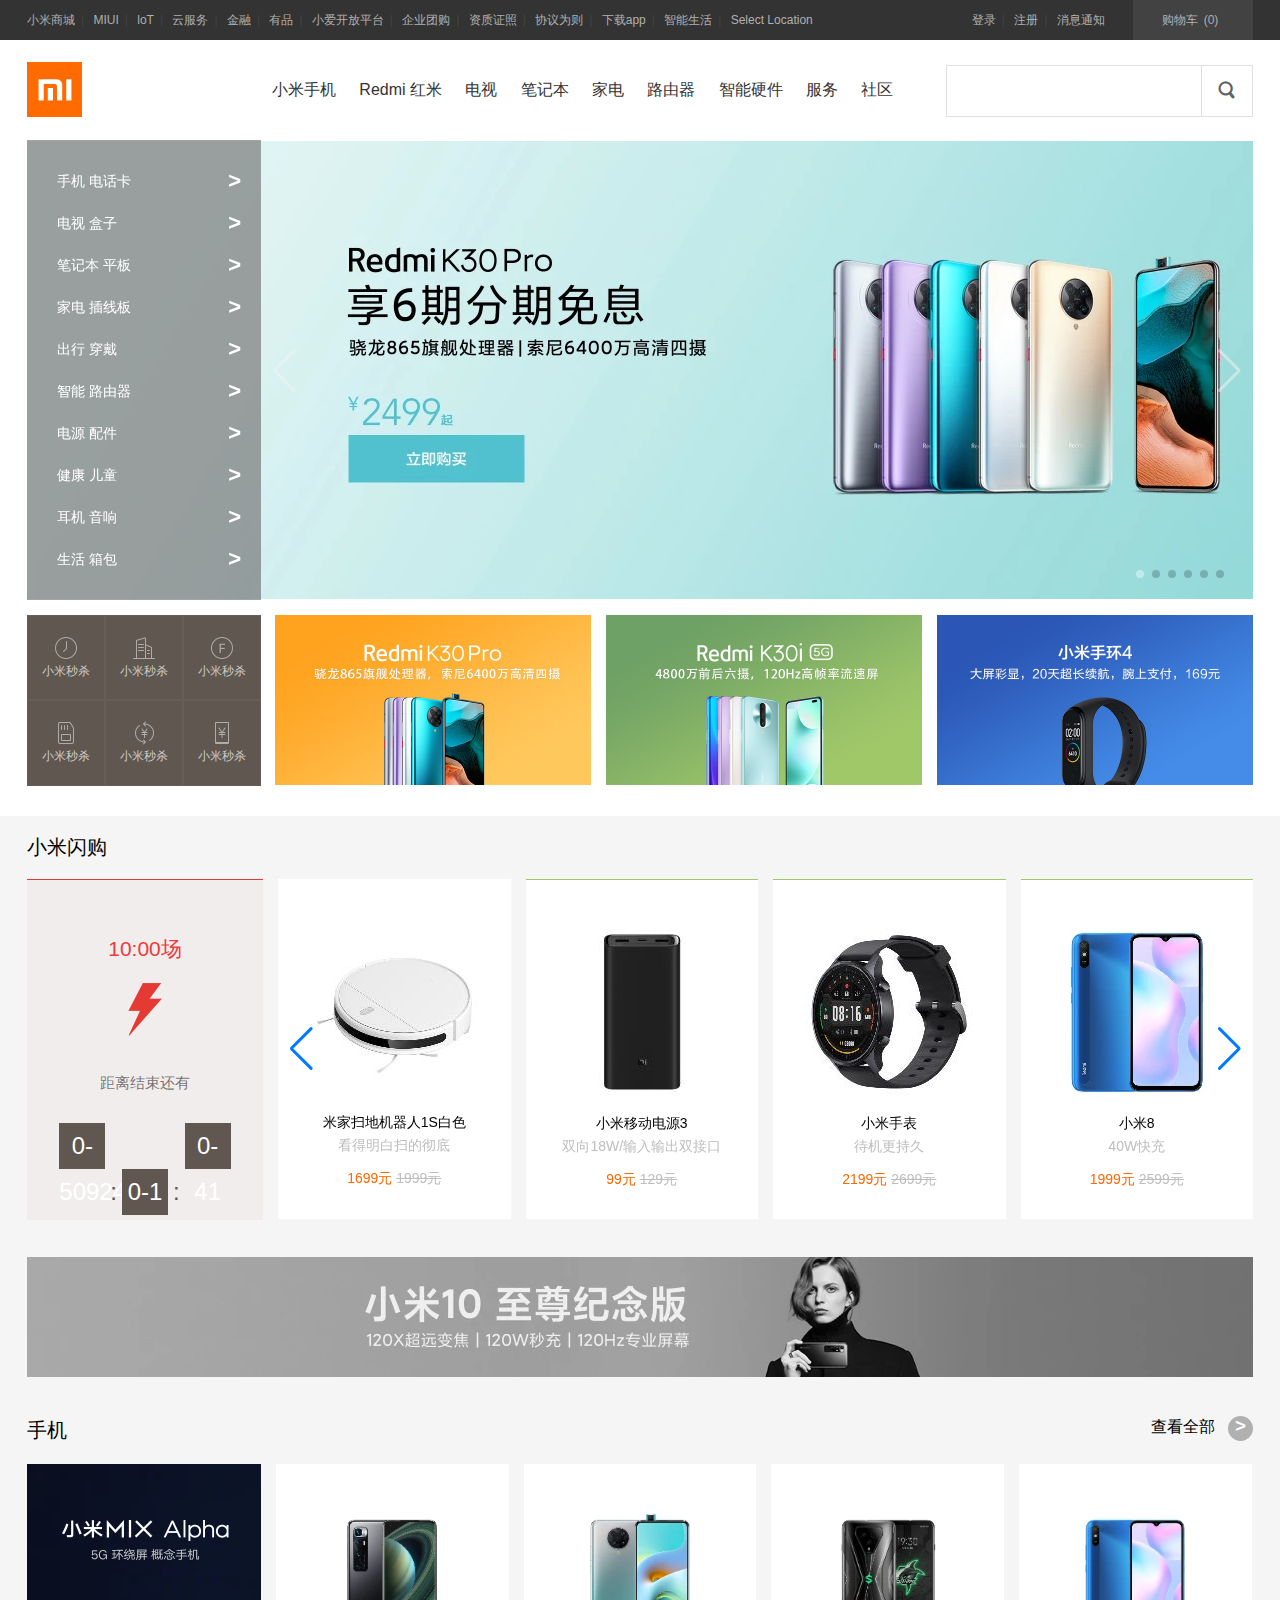
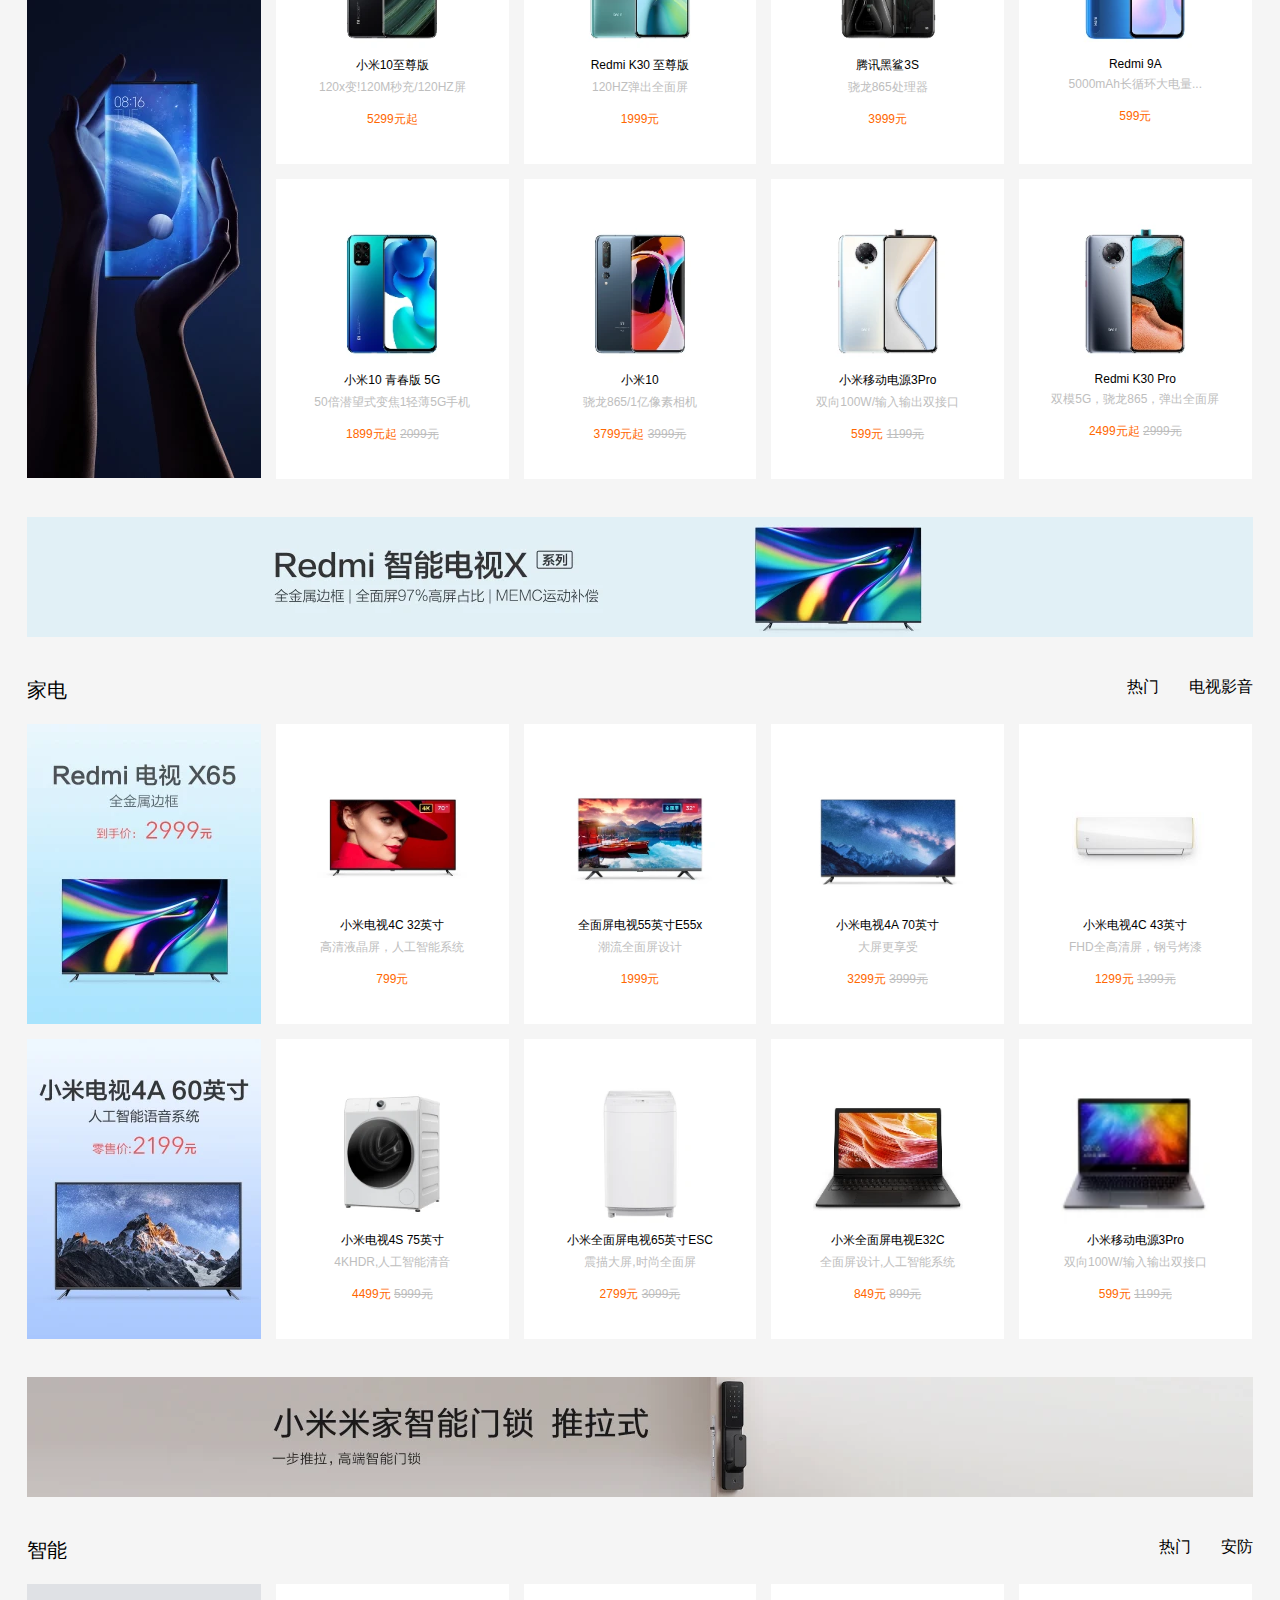
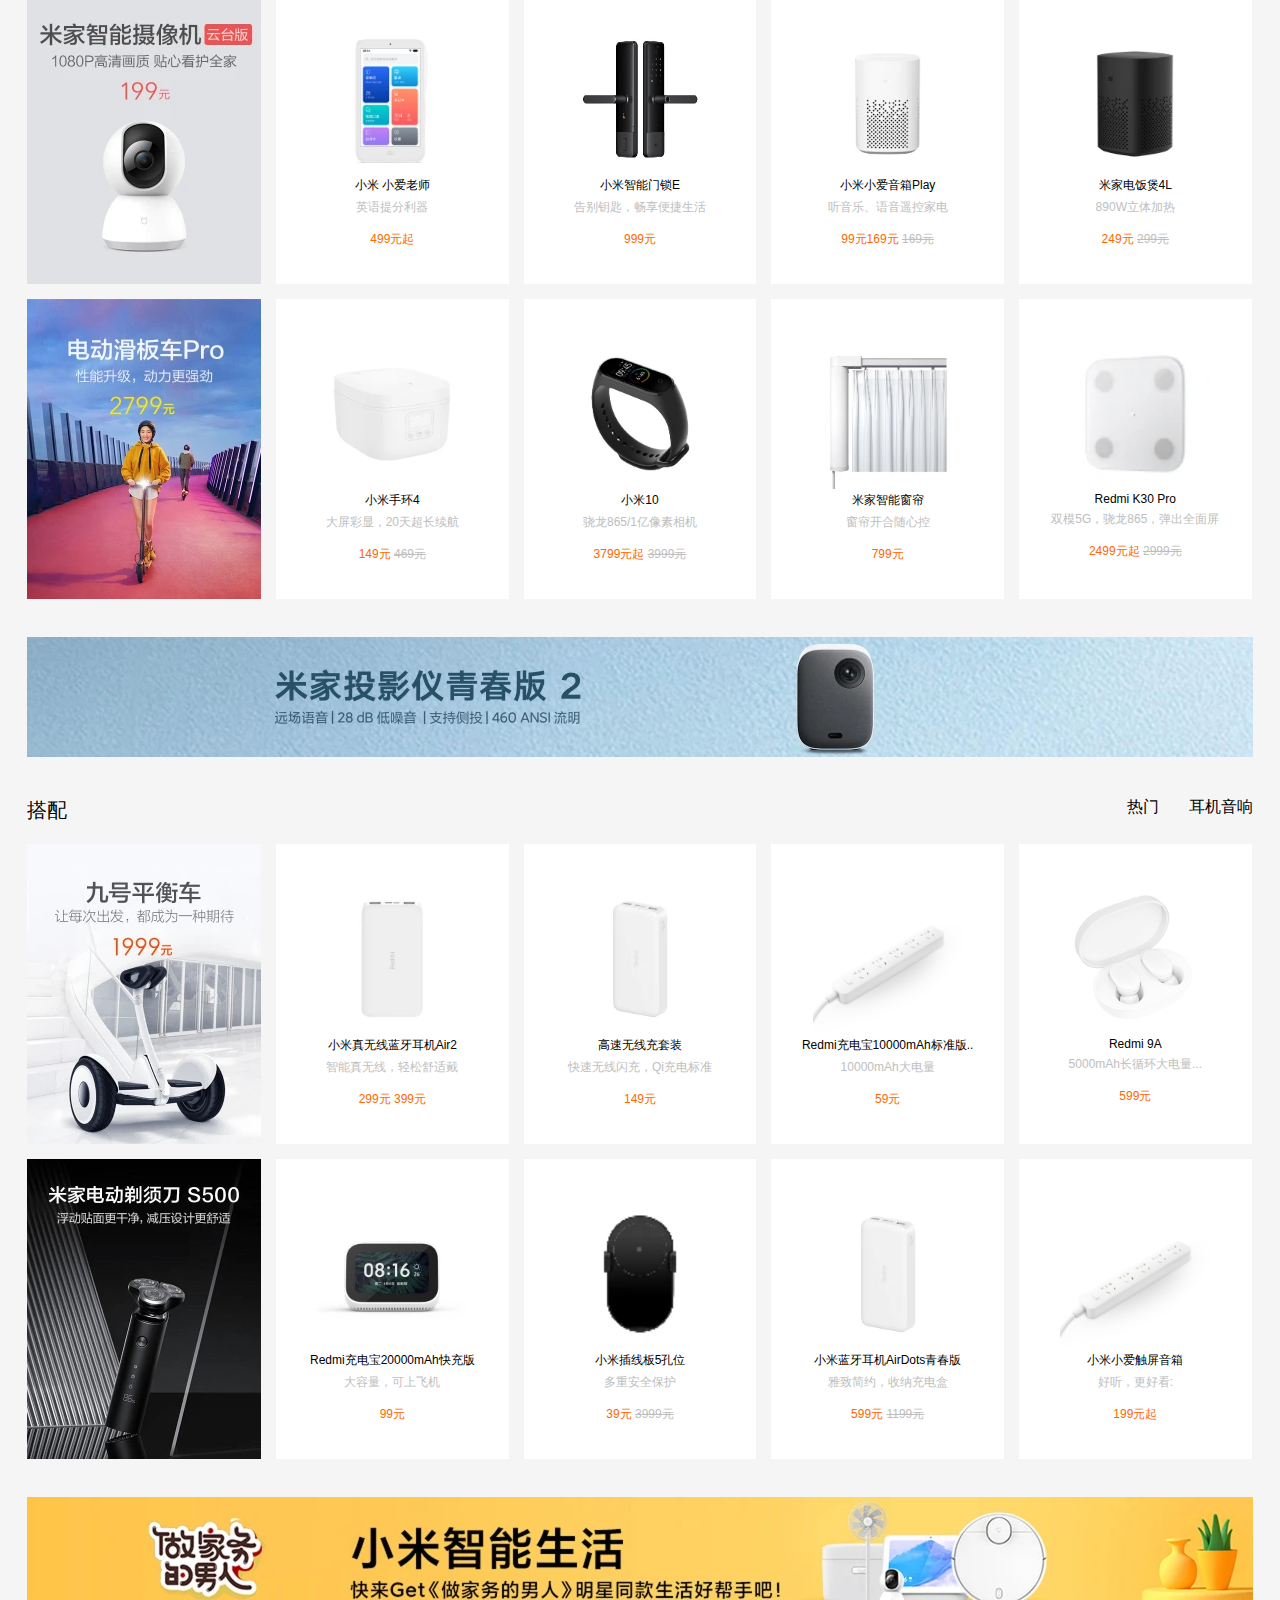
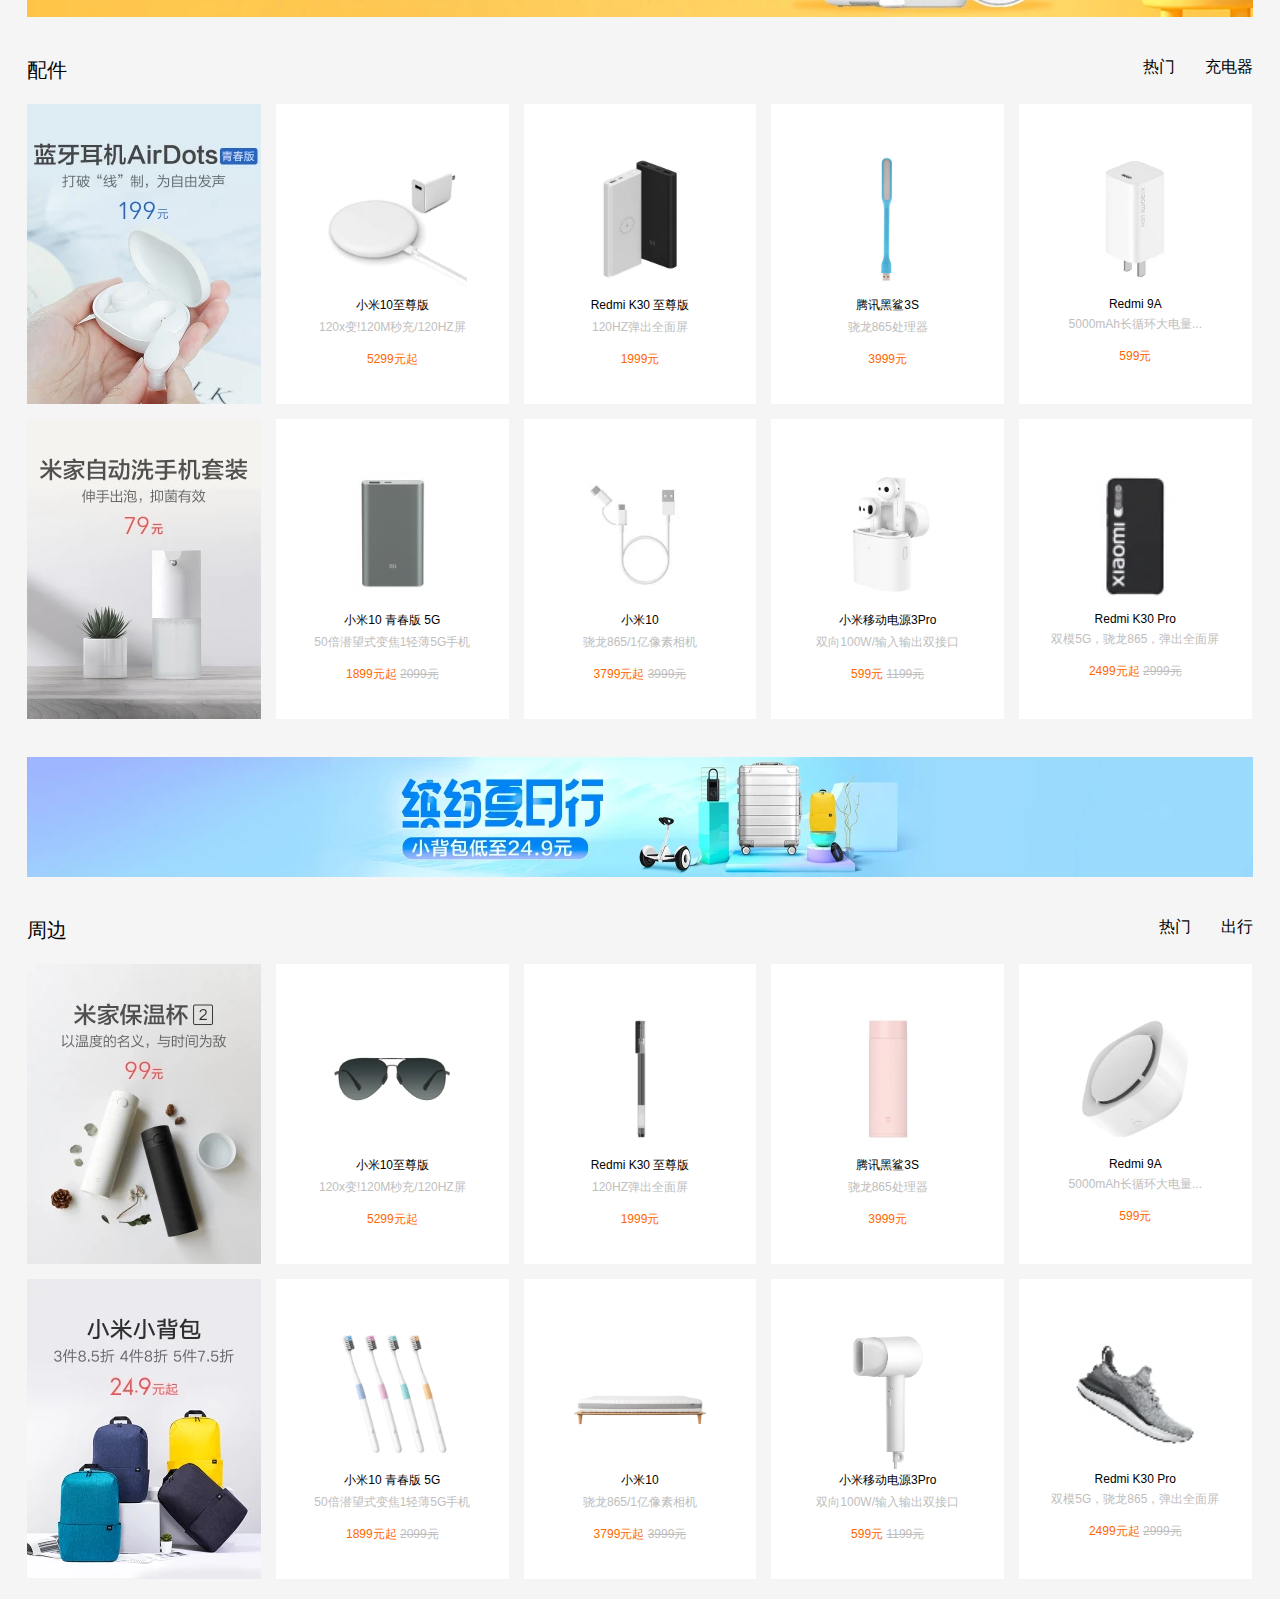
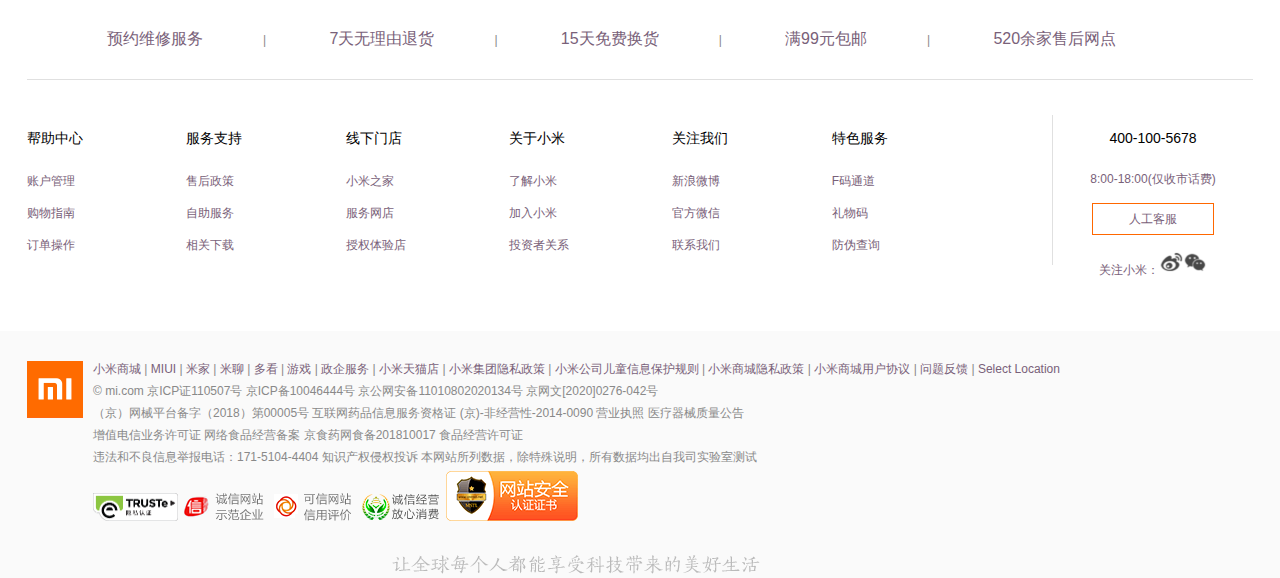
<file: index.html>
<!DOCTYPE html>
<html>
	<head>
		<meta charset="utf-8" />
		<title> 小米商城 - 小米10 Pro、Redmi K30 Pro、小米MIX Alpha，小米电视官方网站</title>
		<link rel="stylesheet" type="text/css" href="lib/swiper/swiper-bundle.min.css" />
		<link rel="stylesheet" type="text/css" href="css/reset.css" />
		<link rel="stylesheet" type="text/css" href="css/index.css" />
	</head>
	<body>
		<!-- 头部 -->
		<div class="top">
			<div class="container clearfix">
				<!-- 头部左 -->
				<div class="top_left fl">
					<ul>
						<li><a href="list.html">小米商城</a></li><span>|</span>
						<li><a href="list.html">MIUI</a></li><span>|</span>
						<li><a href="list.html">loT</a></li><span>|</span>
						<li><a href="list.html">云服务</a></li><span>|</span>
						<li><a href="list.html">金融</a></li><span>|</span>
						<li><a href="list.html">有品</a></li><span>|</span>
						<li><a href="list.html">小爱开放平台</a></li><span>|</span>
						<li><a href="list.html">企业团购</a></li><span>|</span>
						<li><a href="list.html">资质证照</a></li><span>|</span>
						<li><a href="list.html">协议为则</a></li><span>|</span>
						<li><a href="list.html">下载app</a></li><span>|</span>
						<li><a href="list.html">智能生活</a></li><span>|</span>
						<li><a href="list.html">Select Location</a></li>
					</ul>
				</div>
				<div class="top_right fr">
					<ul>
						<li><a href="login.html">登录</a></li><span>|</span>
						<li><a href="zc.html">注册</a></li><span>|</span>
						<li><a href="list.html">消息通知</a></li>
						<li class="cart"><a href="cart.html">购物车<span class="cart_num">(0)</span></a></li>
					</ul>
				</div>
			</div>
		</div>
		<!-- 导航栏 -->
		<div class="nav">
			<div class="container clearfix">
				<div class="logo fl">
					<a href="index.html"></a>
				</div>
				<div class="nav_nav fl">
					<ul>
						<li><a href="list.html">小米手机</a></li>
						<li><a href="list.html">Redmi 红米</a></li>
						<li><a href="list.html">电视</a></li>
						<li><a href="details.html">笔记本</a></li>
						<li><a href="list.html">家电</a></li>
						<li><a href="list.html">路由器</a></li>
						<li><a href="list.html">智能硬件</a></li>
						<li><a href="list.html">服务</a></li>
						<li><a href="list.html">社区</a></li>
					</ul>
				</div>
				<div class="search fr">
					<a href="list.html"><input type="button" name="" id="" value="" class="btn fr" /></a>
					<input type="text" id="" value="" class="input fr" />
				</div>
			</div>
		</div>
		<!-- 轮播图 -->
		<div class="rotation">
			<div class="container">
				<!-- 列表 -->
				<div class="content-left">
					<ul>
						<li>手机 电话卡<span>></span>
							<div class="top-p clearfix">
								<ul class="list_le fl">
									<li><a href="list.html"><img src="img/index/ia_200003260.png"><span>小米10至尊纪念版</span></a></li>
									<li><a href="list.html"><img src="img/index/ia_200003261.png"><span>小米10Pro</span></a></li>
									<li><a href="list.html"><img src="img/index/ia_200003262.png"><span>小米10</span></a></li>
									<li><a href="list.html"><img src="img/index/ia_200003263.png"><span>小米10青春版</span></a></li>
									<li><a href="list.html"><img src="img/index/ia_200003264.png"><span>腾讯黑鲨游戏手机</span></a></li>
									<li><a href="list.html"><img src="img/index/ia_200003265.jpg"><span>小米云服务</span></a></li>
								</ul>
								<ul class="list_co fl">
									<li><a href="list.html"><img src="img/index/ia_200003266.jpg"><span>Redmi K30至尊纪念板</span></a></li>
									<li><a href="list.html"><img src="img/index/ia_200003267.jpg"><span>Redmi K30 Pro变焦版</span></a></li>
									<li><a href="list.html"><img src="img/index/ia_200003268.jpg"><span>Redmi K30Pro</span></a></li>
									<li><a href="list.html"><img src="img/index/ia_200003269.jpg"><span>Redmi K30 5G</span></a></li>
									<li><a href="list.html"><img src="img/index/ia_200003270.jpg"><span>Redmi K30 4G</span></a></li>
									<li><a href="list.html"><img src="img/index/ia_200003271.png"><span>手机上门维修</span></a></li>
								</ul>
								<ul class="list_con fl">
									<li><a href="list.html"><img src="img/index/ia_200003272.png"><span>Redmi 10X Pro</span></a></li>
									<li><a href="list.html"><img src="img/index/ia_200003273.png"><span>Redmi 10X 5G</span></a></li>
									<li><a href="list.html"><img src="img/index/ia_200003274.jpeg"><span>Redmi 10X 4G</span></a></li>
									<li><a href="list.html"><img src="img/index/ia_200003275.png"><span>Redmi Note 8 Pro</span></a></li>
									<li><a href="list.html"><img src="img/index/ia_200003276.png"><span>Redmi Note 8</span></a></li>
									<li><a href="list.html"><img src="img/index/ia_200003277.jpg"><span>中国电信</span></a></li>
								</ul>
								<ul class="list_fr fl">
									<li><a href="list.html"><img src="img/index/ia_200003278.png"><span>Redmit 9</span></a></li>
									<li><a href="list.html"><img src="img/index/ia_200003279.jpg"><span>Redmit 9A</span></a></li>
									<li><a href="list.html"><img src="img/index/ia_200003280.png"><span>Redmit 8</span></a></li>
									<li><a href="list.html"><img src="img/index/ia_200003281.png"><span>Redmit 8A</span></a></li>
									<li><a href="list.html"><img src="img/index/ia_200003282.jpg"><span>Redmit 7A</span></a></li>
									<li><a href="list.html"><img src="img/index/ia_200003283.jpg"><span>米粉卡 日租卡</span></a></li>
								</ul>
							</div>
						</li>
						<li>电视 盒子<span>></span>
							<div class="top-p">
								<ul class="list_le fl">
									<li><a href="list.html"><img src="img/index/ia_200003284.png"><span>小米透明电视</span></a></li>
									<li><a href="list.html"><img src="img/index/ia_200003285.png"><span>小米电视 大师65英寸L..</span></a></li>
									<li><a href="list.html"><img src="img/index/ia_200003286.png"><span>小米电视5 75英寸</span></a></li>
									<li><a href="list.html"><img src="img/index/ia_200003287.jpg"><span>小米电视5 Pro 55寸</span></a></li>
									<li><a href="list.html"><img src="img/index/ia_200003288.png"><span>Redmi智能电视MAX 98"</span></a></li>
									<li><a href="list.html"><img src="img/index/ia_200003289.png"><span>小米电视5 55英寸</span></a></li>
								</ul>
								<ul class="list_co fl">
									<li><a href="list.html"><img src="img/index/ia_200003290.png"><span>小米电视5 65英寸</span></a></li>
									<li><a href="list.html"><img src="img/index/ia_200003291.png"><span>小米电视5 75英寸</span></a></li>
									<li><a href="list.html"><img src="img/index/ia_200003292.png"><span>小米电视5 Pro 55英寸</span></a></li>
									<li><a href="list.html"><img src="img/index/ia_200003293.png"><span>小米电视5 Pro 65英寸</span></a></li>
									<li><a href="list.html"><img src="img/index/ia_200003294.jpg"><span>小米电视5 Pro 75英寸</span></a></li>
									<li><a href="list.html"><img src="img/index/ia_200003295.jpg"><span>Redmi 红米电视70英寸</span></a></li>
								</ul>
								<ul class="list_con fl">
									<li><a href="list.html"><img src="img/index/ia_200003296.jpg"><span>全面屏电视Pro 65英寸</span></a></li>
									<li><a href="list.html"><img src="img/index/ia_200003297.jpg"><span>全面屏电视Pro 55英寸</span></a></li>
									<li><a href="list.html"><img src="img/index/ia_200003298.jpg"><span>小米壁画电视65英寸</span></a></li>
									<li><a href="list.html"><img src="img/index/ia_200003299.png"><span>小米全面屏电视</span></a></li>
									<li><a href="list.html"><img src="img/index/ia_200003300.png"><span>小米电视4A 32英</span></a></li>
									<li><a href="list.html"><img src="img/index/ia_200003301.png"><span>小米电视4A 50英寸</span></a></li>
								</ul>
								<ul class="list_fr fl">
									<li><a href="list.html"><img src="img/index/ia_200003302.png"><span>小米电视4A 50英寸</span></a></li>
									<li><a href="list.html"><img src="img/index/ia_200003303.png"><span>小米电视4A 58英寸</span></a></li>
									<li><a href="list.html"><img src="img/index/ia_200003304.png"><span>阳小米电视4A65英</span></a></li>
									<li><a href="list.html"><img src="img/index/ia_200003305.jpg"><span>小电视4C 32英寸</span></a></li>
									<li><a href="list.html"><img src="img/index/ia_200003300.png"><span>小米电视4C 40英寸</span></a></li>
									<li><a href="list.html"><img src="img/index/ia_200003290.png"><span>小米电视4C 43英寸</span></a></li>
								</ul>
							</div>
						</li>
						<li>笔记本 平板<span>></span>
							<div class="top-p" style="width: 500px;">
								<ul class="list_le fl">
									<li><a href="details.html"><img src="img/index/ia_200003306.jpg"><span>RedmiBook 13</span></a></li>
									<li><a href="details - 副本.html"><img src="img/index/ia_200003307.png"><span>小米笔记本15.6"</span></a></li>
									<li><a href="details.html"><img src="img/index/ia_200003308.png"><span>小米笔记本13.3"</span></a></li>
									<li><a href="details.html"><img src="img/index/ia_200003309.png"><span>小米笔记本12.5"</span></a></li>
									<li><a href="details.html"><img src="img/index/ia_200003310.jpg"><span>RedmiBook 14</span></a></li>
									<li><a href="details.html"><img src="img/index/ia_200003311.png"><span>小米游戏本</span></a></li>
								</ul>
								<ul class="list_co fl">
									<li><a href="list.html"><img src="img/index/ia_200003312.jpg"><span>显示器</span></a></li>
									<li><a href="list.html"><img src="img/index/ia_200003313.png"><span>键鼠套装</span></a></li>
									<li><a href="list.html"><img src="img/index/ia_200003314.png"><span>鼠标</span></a></li>
									<li><a href="list.html"><img src="img/index/ia_200003315.png"><span>转接器</span></a></li>
									<li><a href="list.html"><img src="img/index/ia_200003316.png"><span>平板配件</span></a></li>
								</ul>
							</div>
						</li>
						<li>家电 插线板<span>></span>
							<div class="top-p">
								<ul class="list_le fl">
									<li><a href="list.html"><img src="img/index/ia_200003318.jpg"><span>冰箱</span></a></li>
									<li><a href="list.html"><img src="img/index/ia_200003319.png"><span>立式空调</span></a></li>
									<li><a href="list.html"><img src="img/index/ia_200003320.png"><span>壁挂空调</span></a></li>
									<li><a href="list.html"><img src="img/index/ia_200003321.png"><span>滚筒洗衣机</span></a></li>
									<li><a href="list.html"><img src="img/index/ia_200003322.jpg"><span>Redmi全自动波轮洗衣机</span></a></li>
									<li><a href="list.html"><img src="img/index/ia_200003323.jpg"><span>净水器</span></a></li>
								</ul>
								<ul class="list_co fl">
									<li><a href="list.html"><img src="img/index/ia_200003324.jpg"><span>微波炉</span></a></li>
									<li><a href="list.html"><img src="img/index/ia_200003325.jpg"><span>电烤箱</span></a></li>
									<li><a href="list.html"><img src="img/index/ia_200003326.jpg"><span>扫地机器人</span></a></li>
									<li><a href="list.html"><img src="img/index/ia_200003327.jpg"><span>吸尘器</span></a></li>
									<li><a href="list.html"><img src="img/index/ia_200003328.jpg"><span>空气净化器</span></a></li>
									<li><a href="list.html"><img src="img/index/ia_200003329.jpg"><span>电饭煲</span></a></li>
								</ul>
								<ul class="list_con fl">
									<li><a href="list.html"><img src="img/index/ia_200003330.jpg"><span>电磁炉</span></a></li>
									<li><a href="list.html"><img src="img/index/ia_200003331.jpg"><span>电水壶</span></a></li>
									<li><a href="list.html"><img src="img/index/ia_200003332.jpg"><span>滤水壶</span></a></li>
									<li><a href="list.html"><img src="img/index/ia_200003333.png"><span>落地风扇</span></a></li>
									<li><a href="list.html"><img src="img/index/ia_200003334.png"><span>投影仪</span></a></li>
									<li><a href="list.html"><img src="img/index/ia_200003335.jpg"><span>灯具</span></a></li>
								</ul>
								<ul class="list_fr fl">
									<li><a href="list.html"><img src="img/index/ia_200003336.jpg"><span>插线板</span></a></li>
									<li><a href="list.html"><img src="img/index/ia_200003337.jpg"><span>新风机</span></a></li>
									<li><a href="list.html"><img src="img/index/ia_200003338.jpg"><span>电暖器</span></a></li>
									<li><a href="list.html"><img src="img/index/ia_200003339.jpg"><span>电压力锅</span></a></li>
									<li><a href="list.html"><img src="img/index/ia_200003340.jpg"><span>料理机</span></a></li>
									<li><a href="list.html"><img src="img/index/ia_200003341.jpg"><span>电煮壶</span></a></li>
								</ul>
							</div>
						</li>
						<li>出行 穿戴<span>></span>
							<div class="top-p" style="width: 740px;">
								<ul class="list_le fl">
									<li><a href="list.html"><img src="img/index/ia_200003342.png"><span>手环5NFC</span></a></li>
									<li><a href="list.html"><img src="img/index/ia_200003343.png"><span>手环5</span></a></li>
									<li><a href="list.html"><img src="img/index/ia_200003344.png"><span>小米手表</span></a></li>
									<li><a href="list.html"><img src="img/index/ia_200003345.png"><span>手环手表</span></a></li>
									<li><a href="list.html"><img src="img/index/ia_200003346.jpg"><span>VR</span></a></li>
									<li><a href="list.html"><img src="img/index/ia_200003347.jpg"><span>平衡车</span></a></li>
								</ul>
								<ul class="list_co fl">
									<li><a href="list.html"><img src="img/index/ia_200003348.jpg"><span>滑板车</span></a></li>
									<li><a href="list.html"><img src="img/index/ia_200003349.png"><span>自行车</span></a></li>
									<li><a href="list.html"><img src="img/index/ia_200003350.jpg"><span>盘车载充电器</span></a></li>
									<li><a href="list.html"><img src="img/index/ia_200003351.jpg"><span>平衡车配件</span></a></li>
									<li><a href="list.html"><img src="img/index/ia_200003352.jpg"><span>口智能后视镜</span></a></li>
									<li><a href="list.html"><img src="img/index/ia_200003353.jpg"><span>智能记录仪</span></a></li>
								</ul>
								<ul class="list_con fl">
									<li><a href="list.html"><img src="img/index/ia_200003354.jpg"><span>无线车充</span></a></li>
									<li><a href="list.html"><img src="img/index/ia_200003355.jpg"><span>充气宝</span></a></li>
									<li><a href="list.html"><img src="img/index/ia_200003356.jpg"><span>石英表</span></a></li>
								</ul>
							</div>
						</li>
						<li>智能 路由器<span>></span>
							<div class="top-p" style="width: 740px;">
								<ul class="list_le fl">
									<li><a href="list.html"><img src="img/index/ia_200003357.jpg"><span>打印机</span></a></li>
									<li><a href="list.html"><img src="img/index/ia_200003358.png"><span>喷墨打印机</span></a></li>
									<li><a href="list.html"><img src="img/index/ia_200003359.png"><span>喷墨打印机墨水</span></a></li>
									<li><a href="list.html"><img src="img/index/ia_200003360.png"><span>小米路由器</span></a></li>
									<li><a href="list.html"><img src="img/index/ia_200003361.jpg"><span>智能家庭</span></a></li>
									<li><a href="list.html"><img src="img/index/ia_200003362.jpg"><span>对讲机</span></a></li>
								</ul>
								<ul class="list_co fl">
									<li><a href="list.html"><img src="img/index/ia_200003363.jpg"><span>摄像机</span></a></li>
									<li><a href="list.html"><img src="img/index/ia_200003364.jpg"><span>照相机</span></a></li>
									<li><a href="list.html"><img src="img/index/ia_200003365.jpg"><span>智能门锁</span></a></li>
									<li><a href="list.html"><img src="img/index/ia_200003366.jpg"><span>视频门铃</span></a></li>
									<li><a href="list.html"><img src="img/index/ia_200003367.png"><span>小爱老师</span></a></li>
									<li><a href="list.html"><img src="img/index/ia_200003368.png"><span>Redmi路由器</span></a></li>
								</ul>
								<ul class="list_con fl">
									<li><a href="list.html"><img src="img/index/ia_200003369.jpg"><span>小爱音箱</span></a></li>
									<li><a href="list.html"><img src="img/index/ia_200003370.png"><span>云服务空间年卡</span></a></li>
								</ul>
							</div>
						</li>
						<li>电源 配件<span>></span>
							<div class="top-p" style="width: 500px;">
								<ul class="list_le fl">
									<li><a href="list.html"><img src="img/index/ia_200003371.png"><span>移动电源</span></a></li>
									<li><a href="list.html"><img src="img/index/ia_200003372.jpg"><span>数据线</span></a></li>
									<li><a href="list.html"><img src="img/index/ia_200003373.jpg"><span>车充</span></a></li>
									<li><a href="list.html"><img src="img/index/ia_200003374.png"><span>充电器</span></a></li>
									<li><a href="list.html"><img src="img/index/ia_200003375.jpg"><span>电池</span></a></li>
									<li><a href="list.html"><img src="img/index/ia_200003376.jpg"><span>自拍杆</span></a></li>
								</ul>
								<ul class="list_co fl">
									<li><a href="list.html"><img src="img/index/ia_200003377.jpg"><span>手机壳</span></a></li>
									<li><a href="list.html"><img src="img/index/ia_200003378.jpg"><span>手机贴膜</span></a></li>
									<li><a href="list.html"><img src="img/index/ia_200003379.png"><span>无线充电器</span></a></li>
									<li><a href="list.html"><img src="img/index/ia_200003380.jpg"><span>平板配件</span></a></li>
									<li><a href="list.html"><img src="img/index/ia_200003381.jpg"><span>黑鲨配件</span></a></li>
									<li><a href="list.html"><img src="img/index/ia_200003382.jpg"><span>其他配件</span></a></li>
								</ul>
							</div>
						</li>
						<li>健康 儿童<span>></span>
							<div class="top-p" style="width: 740px;">
								<ul class="list_le fl">
									<li><a href="list.html"><img src="img/index/ia_200003383.jpg"><span>洗手机</span></a></li>
									<li><a href="list.html"><img src="img/index/ia_200003384.jpg"><span>修剪器</span></a></li>
									<li><a href="list.html"><img src="img/index/ia_200003385.jpg"><span>剃须刀</span></a></li>
									<li><a href="list.html"><img src="img/index/ia_200003386.jpg"><span>牙刷</span></a></li>
									<li><a href="list.html"><img src="img/index/ia_200003387.jpg"><span>吹风机</span></a></li>
									<li><a href="list.html"><img src="img/index/ia_200003388.png"><span>体重秤</span></a></li>
								</ul>
								<ul class="list_co fl">
									<li><a href="list.html"><img src="img/index/ia_200003389.jpg"><span>体脂秤</span></a></li>
									<li><a href="list.html"><img src="img/index/ia_200003390.jpg"><span>早教启智</span></a></li>
									<li><a href="list.html"><img src="img/index/ia_200003391.jpg"><span>遥控电动</span></a></li>
									<li><a href="list.html"><img src="img/index/ia_200003392.jpg"><span>益智积木</span></a></li>
									<li><a href="list.html"><img src="img/index/ia_200003393.jpg"><span>儿童手表</span></a></li>
									<li><a href="list.html"><img src="img/index/ia_200003394.jpg"><span>儿童滑板车</span></a></li>
								</ul>
								<ul class="list_con fl">
									<li><a href="list.html"><img src="img/index/ia_200003395.jpg"><span>婴儿推车</span></a></li>
									<li><a href="list.html"><img src="img/index/ia_200003396.jpg"><span>儿童书包</span></a></li>
									<li><a href="list.html"><img src="img/index/ia_200003397.png"><span>婴儿理发器</span></a></li>
									<li><a href="list.html"><img src="img/index/ia_200003398.jpg"><span>健身车</span></a></li>
									<li><a href="list.html"><img src="img/index/ia_200003399.jpg"><span>走步机</span></a></li>
									<li><a href="list.html"><img src="img/index/ia_200003400.jpg"><span>点读笔</span></a></li>
								</ul>
							</div>
						</li>
						<li>耳机 音响<span>></span>
							<div class="top-p" style="740px">
								<ul class="list_le fl">
									<li><a href="list.html"><img src="img/index/ia_200003401.png"><span>小爱音箱Art</span></a></li>
									<li><a href="list.html"><img src="img/index/ia_200003402.png"><span>小爱触屏音箱Pro 8</span></a></li>
									<li><a href="list.html"><img src="img/index/ia_200003403.png"><span>Redmi小爱触屏音箱8</span></a></li>
									<li><a href="list.html"><img src="img/index/ia_200003404.png"><span>音箱Pro</span></a></li>
									<li><a href="list.html"><img src="img/index/ia_200003405.png"><span>小米小爱音箱</span></a></li>
									<li><a href="list.html"><img src="img/index/ia_200003406.png"><span>Redmi音箱</span></a></li>
								</ul>
								<ul class="list_co fl">
									<li><a href="list.html"><img src="img/index/ia_200003407.jpg"><span>小米小爱音箱 Play</span></a></li>
									<li><a href="list.html"><img src="img/index/ia_200003408.jpg"><span>小米小爱触屏音箱</span></a></li>
									<li><a href="list.html"><img src="img/index/ia_200003409.jpg"><span>线控耳机</span></a></li>
									<li><a href="list.html"><img src="img/index/ia_200003410.jpg"><span>蓝牙耳机</span></a></li>
									<li><a href="list.html"><img src="img/index/ia_200003411.jpg"><span>头戴耳机</span></a></li>
									<li><a href="list.html"><img src="img/index/ia_200003412.png"><span>品牌耳机</span></a></li>
								</ul>
								<ul class="list_con fl">
									<li><a href="list.html"><img src="img/index/ia_200003413.jpg"><span>蓝牙音箱</span></a></li>
									<li><a href="list.html"><img src="img/index/ia_200003414.jpg"><span>小米AI音箱</span></a></li>
									<li><a href="list.html"><img src="img/index/ia_200003415.jpg"><span>k歌耳机</span></a></li>
								</ul>
							</div>
						</li>
						<li>生活 箱包<span>></span>
							<div class="top-p" style="width: 740px;">
								<ul class="list_le fl">
									<li><a href="list.html"><img src="img/index/ia_200003416.jpg"><span>小背包</span></a></li>
									<li><a href="list.html"><img src="img/index/ia_200003417.jpg"><span>双肩包</span></a></li>
									<li><a href="list.html"><img src="img/index/ia_200003418.jpg"><span>胸包</span></a></li>
									<li><a href="list.html"><img src="img/index/ia_200003419.jpg"><span>旅行箱</span></a></li>
									<li><a href="list.html"><img src="img/index/ia_200003420.jpg"><span>破鞋</span></a></li>
									<li><a href="list.html"><img src="img/index/ia_200003421.jpg"><span>眼镜</span></a></li>
								</ul>
								<ul class="list_co fl">
									<li><a href="list.html"><img src="img/index/ia_200003422.jpg"><span>床垫</span></a></li>
									<li><a href="list.html"><img src="img/index/ia_200003423.png"><span>枕头</span></a></li>
									<li><a href="list.html"><img src="img/index/ia_200003424.jpg"><span>饰品</span></a></li>
									<li><a href="list.html"><img src="img/index/ia_200003425.jpg"><span>螺丝刀</span></a></li>
									<li><a href="list.html"><img src="img/index/ia_200003426.jpg"><span>保温杯</span></a></li>
									<li><a href="list.html"><img src="img/index/ia_200003427.jpg"><span>伞</span></a></li>
								</ul>
								<ul class="list_con fl">
									<li><a href="list.html"><img src="img/index/ia_200003428.jpg"><span>驱蚊器</span></a></li>
									<li><a href="list.html"><img src="img/index/ia_200003429.jpg"><span>毛巾/浴巾</span></a></li>
									<li><a href="list.html"><img src="img/index/ia_200003430.png"><span>米兔</span></a></li>
									<li><a href="list.html"><img src="img/index/ia_200003431.jpg"><span>笔</span></a></li>
								</ul>
							</div>
						</li>
					</ul>

				</div>

				<!-- Swiper -->
				<div class="swiper-container">

					<div class="swiper-wrapper">
						<div class="swiper-slide"><a href="list.html"><img src="img/index/ia_200000225.webp"></a></div>
						<div class="swiper-slide"><a href="list.html"><img src="img/index/ia_200000227.webp"></a></div>
						<div class="swiper-slide"><a href="list.html"><img src="img/index/ia_200000228.webp"></a></div>
						<div class="swiper-slide"><a href="list.html"><img src="img/index/ia_200000229.webp"></a></div>
						<div class="swiper-slide"><a href="list.html"><img src="img/index/ia_200000230.jpg"></a></div>
						<div class="swiper-slide"><a href="list.html"><img src="img/index/ia_200000228.webp"></a></div>
					</div>
					<!-- Add Arrows -->
					<div class="swiper-button-next"></div>
					<div class="swiper-button-prev"></div>
					<!-- Add Pagination -->
					<div class="swiper-pagination"></div>
				</div>
			</div>
		</div>

		<div class="hero">
			<div class="container clearfix">
				<div class="hero_left fl">
					<ul>
						<li><a href="list.html"><img src="img/index/ia_200000231.png"><span>小米秒杀</span></a></li>
						<li><a href="list.html"><img src="img/index/ia_200000232.png"><span>小米秒杀</span></a></li>
						<li><a href="list.html"><img src="img/index/ia_200000233.png"><span>小米秒杀</span></a></li>
						<li><a href="list.html"><img src="img/index/ia_200000234.png"><span>小米秒杀</span></a></li>
						<li><a href="list.html"><img src="img/index/ia_200000235.png"><span>小米秒杀</span></a></li>
						<li><a href="list.html"><img src="img/index/ia_200000236.png"><span>小米秒杀</span></a></li>
					</ul>
				</div>
				<div class="hero_photo fl">
					<ul>
						<li><a href="list.html"><img src="img/index/ia_200000237.jpg"></a></li>
						<li><a href="list.html"><img src="img/index/ia_200000238.jpg"></a></li>
						<li><a href="list.html"><img src="img/index/ia_200000239.jpg"></a></li>
					</ul>
				</div>
			</div>
		</div>
		<!-- 闪购 -->
		<div class="purchase">
			<div class="container">
				<div class="purchase_top clearfix">
					<h2 class="fl">小米闪购</h2>
				</div>
				<div class="purchase_btt">
					<div class="purchase_btt_left fl">
						<div class="round">
							10:00场
						</div>
						<div class="">
							<img src="img/index/ia_200000240.jpg">
						</div>
						<div class="desc">
							距离结束还有
						</div>
						<div class="time">
							<span class="hour">02</span>:<span class="min">17</span>:<span class="sec">15</span>
						</div>
					</div>
					<div class="purchase_btt_rig fr">
						<div class="swiper-container">
							<div class="swiper-wrapper">
								<div class="swiper-slide" style="border-top:1px list.html007AFF solid ;">
									<a href="list.html"><img src="img/index/ia_200000244.jpg">
										<p class="title">米家扫地机器人1S白色</p>
										<p class="introduce">看得明白扫的彻底</p>
										<span class="present_price">1699元</span>
										<span class="original_price">1999元</span>
									</a>

								</div>
								<div class="swiper-slide" style="border-top: 1px solid rgb(159,198,105);">
									<a href="list.html"><img src="img/index/ia_200000243.jpg">
										<p class="title">小米移动电源3</p>
										<p class="introduce">双向18W/输入输出双接口</p>
										<span class="present_price">99元</span>
										<span class="original_price">129元</span>
									</a>
								</div>
								<div class="swiper-slide" style="border-top: 1px solid rgb(159,198,105);">
									<a href="list.html"><img src="img/index/ia_200000245.jpg">
										<p class="title">小米手表</p>
										<p class="introduce">待机更持久</p>
										<span class="present_price">2199元</span>
										<span class="original_price">2699元</span>
									</a>
								</div>
								<div class="swiper-slide" style="border-top: 1px solid rgb(159,198,105);">
									<a href="list.html"><img src="img/index/ia_200000261.webp">
										<p class="title">小米8</p>
										<p class="introduce">40W快充</p>
										<span class="present_price">1999元</span>
										<span class="original_price">2599元</span>
									</a>
								</div>
								<div class="swiper-slide" style="border-top: 1px solid rgb(159,198,105);">
									<a href="list.html"><img src="img/index/ia_200000243.jpg">
										<p class="title">小米Novi8</p>
										<p class="introduce">畅享便捷生活</p>
										<span class="present_price">999元</span>
										<span class="original_price">1299元</span>
									</a>
								</div>
								<div class="swiper-slide" style="border-top: 1px solid rgb(218,105,56);">
									<a href="list.html"><img src="img/index/ia_200000246.jpg">
										<p class="title">小米移动电源3</p>
										<p class="introduce">双向18W/输入输出双接口</p>
										<span class="present_price">99元</span>
										<span class="original_price">129元</span>
									</a>
								</div>
								<div class="swiper-slide" style="border-top: 1px solid rgb(239,171,169);">
									<a href="list.html"><img src="img/index/ia_200000258.webp">
										<p class="title">小米10Pro</p>
										<p class="introduce">随时随地好声音</p>
										<span class="present_price">99元</span>
										<span class="original_price">129元</span>
									</a>
								</div>
								<div class="swiper-slide" style="border-top: 1px solid rgb(191,15,147);">
									<a href="list.html"><img src="img/index/ia_200000259.webp">
										<p class="title">小米移动电源3Pro</p>
										<p class="introduce">双向100W/输入输出双接口</p>
										<span class="present_price">599元</span>
										<span class="original_price">1199元</span>
									</a>
								</div>
							</div>
							<!-- Add Arrows -->
							<div class="swiper-button-next "></div>
							<div class="swiper-button-prev swiper_left"></div>
						</div>

					</div>
				</div>
			</div>

		</div>
		<!-- 手机 -->
		<div class="phone">
			<div class="container clearfix">
				<div class="p_top fl">
					<a href="list.html" class="a_photo">
						<img src="img/index/ia_200000256.webp">
					</a>
					<h2 class="fl">手机</h2>
					<a href="list.html" class="fa fr">
						<p>查看全部</p>
						<span>></span>
					</a>
				</div>
				<div class="row fl">
					<div class="row_l fl">
						<a href="list.html">
							<img src="img/index/ia_200000257.webp">
						</a>
					</div>
					<div class="row_r fl" style="display: block;">
						<li>
							<a href="list.html">
								<img src="img/index/ia_200000258.webp">
								<p class="title">小米10至尊版</p>
								<p class="introduce">120x变!120M秒充/120HZ屏</p>
								<span class="present_price">5299元起</span>
							</a>
						</li>
						<li>
							<a href="list.html">
								<img src="img/index/ia_200000259.webp">
								<p class="title">Redmi K30 至尊版</p>
								<p class="introduce">120HZ弹出全面屏</p>
								<span class="present_price">1999元</span>
							</a>
						</li>
						<li>
							<a href="list.html">
								<img src="img/index/ia_200000260.webp">
								<p class="title">腾讯黑鲨3S</p>
								<p class="introduce">骁龙865处理器</p>
								<span class="present_price">3999元</span>
							</a>
						</li>
						<li>
							<a href="list.html">
								<img src="img/index/ia_200000261.webp">
								<p class="title">Redmi 9A</p>
								<p class="introduce">5000mAh长循环大电量...</p>
								<span class="present_price">599元</span>
							</a>
						</li>
						<li>
							<a href="list.html">
								<img src="img/index/ia_200000262.webp">
								<p class="title">小米10 青春版 5G</p>
								<p class="introduce">50倍潜望式变焦1轻薄5G手机</p>
								<span class="present_price">1899元起</span>
								<span class="original_price">2099元</span>
							</a>
						</li>
						<li>
							<a href="list.html">
								<img src="img/index/ia_200000263.webp">
								<p class="title">小米10</p>
								<p class="introduce">骁龙865/1亿像素相机</p>
								<span class="present_price">3799元起</span>
								<span class="original_price">3999元</span>
							</a>
						</li>
						<li>
							<a href="list.html">
								<img src="img/index/ia_200000264.webp">
								<p class="title">小米移动电源3Pro</p>
								<p class="introduce">双向100W/输入输出双接口</p>
								<span class="present_price">599元</span>
								<span class="original_price">1199元</span>
							</a>
						</li>
						<li>
							<a href="list.html">
								<img src="img/index/ia_200000265.webp">
								<p class="title">Redmi K30 Pro</p>
								<p class="introduce">双模5G，骁龙865，弹出全面屏</p>
								<span class="present_price">2499元起</span>
								<span class="original_price">2999元</span>
							</a>
						</li>
					</div>
				</div>
			</div>

		</div>
		<!-- 家电 -->
		<div class="phone">
			<div class="container clearfix">
				<div class="p_top fl">
					<a href="list.html" class="a_photo">
						<img src="img/index/ia_200000266.webp">
					</a>
					<h2 class="fl">家电</h2>
					<a href="list.html" class="switch fr">
						<p class="tv fr">电视影音</p>
						<p class="hot fr">热门</p>
					</a>
				</div>
				<div class="row fl clearfix">
					<div class="row_l fl clearfix">
						<li><a href="list.html"><img src="img/index/ia_200000267.webp"></a></li>
						<li><a href="list.html"><img src="img/index/ia_200000268.webp"></a></li>
					</div>
					<!-- 热门 -->
					<div class="row_r fl">
						<li>
							<a href="list.html">
								<img src="img/index/ia_200000269.webp">
								<p class="title">小米电视4C 32英寸</p>
								<p class="introduce">高清液晶屏，人工智能系统</p>
								<span class="present_price">799元</span>
							</a>
						</li>
						<li>
							<a href="list.html">
								<img src="img/index/ia_200000270.webp">
								<p class="title">全面屏电视55英寸E55x</p>
								<p class="introduce">潮流全面屏设计</p>
								<span class="present_price">1999元</span>
							</a>
						</li>
						<li>
							<a href="list.html">
								<img src="img/index/ia_200000271.webp">
								<p class="title">小米电视4A 70英寸</p>
								<p class="introduce">大屏更享受</p>
								<span class="present_price">3299元</span>
								<span class="original_price">3999元</span>
							</a>
						</li>
						<li>
							<a href="list.html">
								<img src="img/index/ia_200000272.jpg">
								<p class="title">小米电视4C 43英寸</p>
								<p class="introduce">FHD全高清屏，钢号烤漆</p>
								<span class="present_price">1299元</span>
								<span class="original_price">1399元</span>
							</a>
						</li>
						<li>
							<a href="list.html">
								<img src="img/index/ia_200000273.webp">
								<p class="title">小米电视4S 75英寸</p>
								<p class="introduce">4KHDR,人工智能清音</p>
								<span class="present_price">4499元</span>
								<span class="original_price">5999元</span>
							</a>
						</li>
						<li>
							<a href="list.html">
								<img src="img/index/ia_200000274.webp">
								<p class="title">小米全面屏电视65英寸ESC</p>
								<p class="introduce">震描大屏,时尚全面屏</p>
								<span class="present_price">2799元</span>
								<span class="original_price">3099元</span>
							</a>
						</li>

						<li>
							<a href="list.html">
								<img src="img/index/ia_200000275.webp">
								<p class="title">小米全面屏电视E32C</p>
								<p class="introduce">全面屏设计,人工智能系统</p>
								<span class="present_price">849元</span>
								<span class="original_price">899元</span>
							</a>
						</li>
						<li>
							<a href="list.html">
								<img src="img/index/ia_200000276.webp">
								<p class="title">小米移动电源3Pro</p>
								<p class="introduce">双向100W/输入输出双接口</p>
								<span class="present_price">599元</span>
								<span class="original_price">1199元</span>
							</a>
						</li>
					</div>

					<!-- 电视影音 -->
					<div class="row_r fl">
						<li>
							<a href="list.html">
								<img src="img/index/ia_200000353.webp">
								<p class="title">小米10至尊版</p>
								<p class="introduce">120x变!120M秒充/120HZ屏</p>
								<span class="present_price">5299元起</span>
							</a>
						</li>
						<li>
							<a href="list.html">
								<img src="img/index/ia_200000354.webp ">
								<p class="title">Redmi K30 至尊版</p>
								<p class="introduce">120HZ弹出全面屏</p>
								<span class="present_price">1999元</span>
							</a>
						</li>
						<li>
							<a href="list.html">
								<img src="img/index/ia_200000355.webp">
								<p class="title">腾讯黑鲨3S</p>
								<p class="introduce">骁龙865处理器</p>
								<span class="present_price">3999元</span>
							</a>
						</li>
						<li>
							<a href="list.html">
								<img src="img/index/ia_200000356.webp">
								<p class="title">Redmi 9A</p>
								<p class="introduce">5000mAh长循环大电量...</p>
								<span class="present_price">599元</span>
							</a>
						</li>
						<li>
							<a href="list.html">
								<img src="img/index/ia_200000357.jpg">
								<p class="title">小米10 青春版 5G</p>
								<p class="introduce">50倍潜望式变焦1轻薄5G手机</p>
								<span class="present_price">1899元起</span>
								<span class="original_price">2099元</span>
							</a>
						</li>
						<li>
							<a href="list.html">
								<img src="img/index/ia_200000358.jpg">
								<p class="title">小米10</p>
								<p class="introduce">骁龙865/1亿像素相机</p>
								<span class="present_price">3799元起</span>
								<span class="original_price">3999元</span>
							</a>
						</li>
						<li>
							<a href="list.html">
								<img src="img/index/ia_200000359.webp">
								<p class="title">小米移动电源3Pro</p>
								<p class="introduce">双向100W/输入输出双接口</p>
								<span class="present_price">599元</span>
								<span class="original_price">1199元</span>
							</a>
						</li>
						<li>
							<a href="list.html">
								<img src="img/index/ia_200000360.webp">
								<p class="title">Redmi K30 Pro</p>
								<p class="introduce">双模5G，骁龙865，弹出全面屏</p>
								<span class="present_price">2499元起</span>
								<span class="original_price">2999元</span>
							</a>
						</li>
					</div>

				</div>
			</div>

		</div>
		<!-- 智能 -->
		<div class="phone">
			<div class="container clearfix">
				<div class="p_top fl">
					<a href="list.html" class="a_photo">
						<img src="img/index/ia_200000285.webp">
					</a>
					<h2 class="fl">智能</h2>
					<a href="list.html" class="switch fr">

						<p class="tv fr">安防</p>
						<p class="hot fr">热门</p>
					</a>
				</div>
				<div class="row fl clearfix">
					<div class="row_l fl clearfix">
						<li><a href="list.html"><img src="img/index/ia_200000286.webp"></a></li>
						<li><a href="list.html"><img src="img/index/ia_200000287.webp"></a></li>
					</div>
					<div class="row_r fl">
						<li>
							<a href="list.html">
								<img src="img/index/ia_200000288.webp">
								<p class="title">小米 小爱老师</p>
								<p class="introduce">英语提分利器</p>
								<span class="present_price">499元起</span>
							</a>
						</li>
						<li>
							<a href="list.html">
								<img src="img/index/ia_200000289.webp">
								<p class="title">小米智能门锁E</p>
								<p class="introduce">告别钥匙，畅享便捷生活</p>
								<span class="present_price">999元</span>
							</a>
						</li>
						<li>
							<a href="list.html">
								<img src="img/index/ia_200000290.webp">
								<p class="title">小米小爱音箱Play</p>
								<p class="introduce">听音乐、语音遥控家电</p>
								<span class="present_price">99元169元</span>
								<span class="original_price">169元</span>
							</a>
						</li>
						<li>
							<a href="list.html">
								<img src="img/index/ia_200000291.webp">
								<p class="title">米家电饭煲4L</p>
								<p class="introduce">890W立体加热</p>
								<span class="present_price">249元</span>
								<span class="original_price">299元</span>
							</a>
						</li>
						<li>
							<a href="list.html">
								<img src="img/index/ia_200000292.webp">
								<p class="title">小米手环4</p>
								<p class="introduce">大屏彩显，20天超长续航</p>
								<span class="present_price">149元</span>
								<span class="original_price">469元</span>
							</a>
						</li>
						<li>
							<a href="list.html">
								<img src="img/index/ia_200000293.webp">
								<p class="title">小米10</p>
								<p class="introduce">骁龙865/1亿像素相机</p>
								<span class="present_price">3799元起</span>
								<span class="original_price">3999元</span>
							</a>
						</li>
						<li>
							<a href="list.html">
								<img src="img/index/ia_200000294.webp">
								<p class="title">米家智能窗帘</p>
								<p class="introduce">窗帘开合随心控</p>
								<span class="present_price">799元</span>
							</a>
						</li>
						<li>
							<a href="list.html">
								<img src="img/index/ia_200000295.webp">
								<p class="title">Redmi K30 Pro</p>
								<p class="introduce">双模5G，骁龙865，弹出全面屏</p>
								<span class="present_price">2499元起</span>
								<span class="original_price">2999元</span>
							</a>
						</li>
					</div>
					<div class="row_r fl">
						<li>
							<a href="list.html">
								<img src="img/index/ia_200000317.webp">
								<p class="title">小米真无线蓝牙耳机Air2</p>
								<p class="introduce">智能真无线，轻松舒适戴</p>
								<span class="present_price">299元</span>
								<span class="present_price">399元</span>
							</a>
						</li>
						<li>
							<a href="list.html">
								<img src="img/index/ia_200000318.webp">
								<p class="title">高速无线充套装</p>
								<p class="introduce">快速无线闪充，Qi充电标准</p>
								<span class="present_price">149元</span>
							</a>
						</li>
						<li>
							<a href="list.html">
								<img src="img/index/ia_200000319.jpg">
								<p class="title">Redmi充电宝10000mAh标准版..</p>
								<p class="introduce">10000mAh大电量</p>
								<span class="present_price">59元</span>
							</a>
						</li>
						<li>
							<a href="list.html">
								<img src="img/index/ia_200000320.jpg">
								<p class="title">Redmi 9A</p>
								<p class="introduce">5000mAh长循环大电量...</p>
								<span class="present_price">599元</span>
							</a>
						</li>
						<li>
							<a href="list.html">
								<img src="img/index/ia_200000321.webp">
								<p class="title">Redmi充电宝20000mAh快充版</p>
								<p class="introduce">大容量，可上飞机</p>
								<span class="present_price">99元</span>
							</a>
						</li>
						<li>
							<a href="list.html">
								<img src="img/index/ia_200000322.webp">
								<p class="title">小米插线板5孔位</p>
								<p class="introduce">多重安全保护</p>
								<span class="present_price">39元</span>
								<span class="original_price">3999元</span>
							</a>
						</li>
						<li>
							<a href="list.html">
								<img src="img/index/ia_200000318.webp">
								<p class="title">小米蓝牙耳机AirDots青春版</p>
								<p class="introduce">雅致简约，收纳充电盒</p>
								<span class="present_price">599元</span>
								<span class="original_price">1199元</span>
							</a>
						</li>
						<li>
							<a href="list.html">
								<img src="img/index/ia_200000319.jpg">
								<p class="title">小米小爱触屏音箱</p>
								<p class="introduce">好听，更好看:</p>
								<span class="present_price">199元起</span>
							</a>
						</li>
					</div>
				</div>
			</div>

		</div>
		<!-- 搭配 -->
		<div class="phone">
			<div class="container clearfix">
				<div class="p_top fl">
					<a href="list.html" class="a_photo">
						<img src="img/index/ia_200000312.webp">
					</a>
					<h2 class="fl">搭配</h2>
					<a href="list.html" class="switch fr">

						<p class="tv fr">耳机音响</p>
						<p class="hot fr">热门</p>
					</a>
				</div>
				<div class="row fl clearfix">
					<div class="row_l fl clearfix">
						<li><a href="list.html"><img src="img/index/ia_200000313.webp"></a></li>
						<li><a href="list.html"><img src="img/index/ia_200000314.webp"></a></li>
					</div>
					<div class="row_r fl">
						<li>
							<a href="list.html">
								<img src="img/index/ia_200000317.webp">
								<p class="title">小米真无线蓝牙耳机Air2</p>
								<p class="introduce">智能真无线，轻松舒适戴</p>
								<span class="present_price">299元</span>
								<span class="present_price">399元</span>
							</a>
						</li>
						<li>
							<a href="list.html">
								<img src="img/index/ia_200000318.webp">
								<p class="title">高速无线充套装</p>
								<p class="introduce">快速无线闪充，Qi充电标准</p>
								<span class="present_price">149元</span>
							</a>
						</li>
						<li>
							<a href="list.html">
								<img src="img/index/ia_200000319.jpg">
								<p class="title">Redmi充电宝10000mAh标准版..</p>
								<p class="introduce">10000mAh大电量</p>
								<span class="present_price">59元</span>
							</a>
						</li>
						<li>
							<a href="list.html">
								<img src="img/index/ia_200000320.jpg">
								<p class="title">Redmi 9A</p>
								<p class="introduce">5000mAh长循环大电量...</p>
								<span class="present_price">599元</span>
							</a>
						</li>
						<li>
							<a href="list.html">
								<img src="img/index/ia_200000321.webp">
								<p class="title">Redmi充电宝20000mAh快充版</p>
								<p class="introduce">大容量，可上飞机</p>
								<span class="present_price">99元</span>
							</a>
						</li>
						<li>
							<a href="list.html">
								<img src="img/index/ia_200000322.webp">
								<p class="title">小米插线板5孔位</p>
								<p class="introduce">多重安全保护</p>
								<span class="present_price">39元</span>
								<span class="original_price">3999元</span>
							</a>
						</li>
						<li>
							<a href="list.html">
								<img src="img/index/ia_200000318.webp">
								<p class="title">小米蓝牙耳机AirDots青春版</p>
								<p class="introduce">雅致简约，收纳充电盒</p>
								<span class="present_price">599元</span>
								<span class="original_price">1199元</span>
							</a>
						</li>
						<li>
							<a href="list.html">
								<img src="img/index/ia_200000319.jpg">
								<p class="title">小米小爱触屏音箱</p>
								<p class="introduce">好听，更好看:</p>
								<span class="present_price">199元起</span>
							</a>
						</li>
					</div>
					<div class="row_r fl">
						<li>
							<a href="list.html">
								<img src="img/index/ia_200000288.webp">
								<p class="title">小米 小爱老师</p>
								<p class="introduce">英语提分利器</p>
								<span class="present_price">499元起</span>
							</a>
						</li>
						<li>
							<a href="list.html">
								<img src="img/index/ia_200000289.webp">
								<p class="title">小米智能门锁E</p>
								<p class="introduce">告别钥匙，畅享便捷生活</p>
								<span class="present_price">999元</span>
							</a>
						</li>
						<li>
							<a href="list.html">
								<img src="img/index/ia_200000290.webp">
								<p class="title">小米小爱音箱Play</p>
								<p class="introduce">听音乐、语音遥控家电</p>
								<span class="present_price">99元169元</span>
								<span class="original_price">169元</span>
							</a>
						</li>
						<li>
							<a href="list.html">
								<img src="img/index/ia_200000291.webp">
								<p class="title">米家电饭煲4L</p>
								<p class="introduce">890W立体加热</p>
								<span class="present_price">249元</span>
								<span class="original_price">299元</span>
							</a>
						</li>
						<li>
							<a href="list.html">
								<img src="img/index/ia_200000292.webp">
								<p class="title">小米手环4</p>
								<p class="introduce">大屏彩显，20天超长续航</p>
								<span class="present_price">149元</span>
								<span class="original_price">469元</span>
							</a>
						</li>
						<li>
							<a href="list.html">
								<img src="img/index/ia_200000293.webp">
								<p class="title">小米10</p>
								<p class="introduce">骁龙865/1亿像素相机</p>
								<span class="present_price">3799元起</span>
								<span class="original_price">3999元</span>
							</a>
						</li>
						<li>
							<a href="list.html">
								<img src="img/index/ia_200000294.webp">
								<p class="title">米家智能窗帘</p>
								<p class="introduce">窗帘开合随心控</p>
								<span class="present_price">799元</span>
							</a>
						</li>
						<li>
							<a href="list.html">
								<img src="img/index/ia_200000295.webp">
								<p class="title">Redmi K30 Pro</p>
								<p class="introduce">双模5G，骁龙865，弹出全面屏</p>
								<span class="present_price">2499元起</span>
								<span class="original_price">2999元</span>
							</a>
						</li>
					</div>
				</div>
			</div>

		</div>
		<!-- 配件 -->
		<div class="phone">
			<div class="container clearfix">
				<div class="p_top fl">
					<a href="list.html" class="a_photo">
						<img src="img/index/ia_200000331.webp">
					</a>
					<h2 class="fl">配件</h2>
					<a href="list.html" class="switch fr">

						<p class="tv fr">充电器</p>
						<p class="hot fr">热门</p>
					</a>
				</div>
				<div class="row fl clearfix">
					<div class="row_l fl clearfix">
						<li><a href="list.html"><img src="img/index/ia_200000332.webp"></a></li>
						<li><a href="list.html"><img src="img/index/ia_200000333.webp"></a></li>
					</div>

					<div class="row_r fl">
						<li>
							<a href="list.html">
								<img src="img/index/ia_200000334.webp">
								<p class="title">小米10至尊版</p>
								<p class="introduce">120x变!120M秒充/120HZ屏</p>
								<span class="present_price">5299元起</span>
							</a>
						</li>
						<li>
							<a href="list.html">
								<img src="img/index/ia_200000335.webp">
								<p class="title">Redmi K30 至尊版</p>
								<p class="introduce">120HZ弹出全面屏</p>
								<span class="present_price">1999元</span>
							</a>
						</li>
						<li>
							<a href="list.html">
								<img src="img/index/ia_200000336.jpg">
								<p class="title">腾讯黑鲨3S</p>
								<p class="introduce">骁龙865处理器</p>
								<span class="present_price">3999元</span>
							</a>
						</li>
						<li>
							<a href="list.html">
								<img src="img/index/ia_200000337.webp">
								<p class="title">Redmi 9A</p>
								<p class="introduce">5000mAh长循环大电量...</p>
								<span class="present_price">599元</span>
							</a>
						</li>
						<li>
							<a href="list.html">
								<img src="img/index/ia_200000338.jpg">
								<p class="title">小米10 青春版 5G</p>
								<p class="introduce">50倍潜望式变焦1轻薄5G手机</p>
								<span class="present_price">1899元起</span>
								<span class="original_price">2099元</span>
							</a>
						</li>
						<li>
							<a href="list.html">
								<img src="img/index/ia_200000339.jpg">
								<p class="title">小米10</p>
								<p class="introduce">骁龙865/1亿像素相机</p>
								<span class="present_price">3799元起</span>
								<span class="original_price">3999元</span>
							</a>
						</li>
						<li>
							<a href="list.html">
								<img src="img/index/ia_200000340.webp">
								<p class="title">小米移动电源3Pro</p>
								<p class="introduce">双向100W/输入输出双接口</p>
								<span class="present_price">599元</span>
								<span class="original_price">1199元</span>
							</a>
						</li>
						<li>
							<a href="list.html">
								<img src="img/index/ia_200000341.webp">
								<p class="title">Redmi K30 Pro</p>
								<p class="introduce">双模5G，骁龙865，弹出全面屏</p>
								<span class="present_price">2499元起</span>
								<span class="original_price">2999元</span>
							</a>
						</li>
					</div>
					<div class="row_r fl">
						<li>
							<a href="list.html">
								<img src="img/index/ia_200000288.webp">
								<p class="title">小米 小爱老师</p>
								<p class="introduce">英语提分利器</p>
								<span class="present_price">499元起</span>
							</a>
						</li>
						<li>
							<a href="list.html">
								<img src="img/index/ia_200000289.webp">
								<p class="title">小米智能门锁E</p>
								<p class="introduce">告别钥匙，畅享便捷生活</p>
								<span class="present_price">999元</span>
							</a>
						</li>
						<li>
							<a href="list.html">
								<img src="img/index/ia_200000290.webp">
								<p class="title">小米小爱音箱Play</p>
								<p class="introduce">听音乐、语音遥控家电</p>
								<span class="present_price">99元169元</span>
								<span class="original_price">169元</span>
							</a>
						</li>
						<li>
							<a href="list.html">
								<img src="img/index/ia_200000291.webp">
								<p class="title">米家电饭煲4L</p>
								<p class="introduce">890W立体加热</p>
								<span class="present_price">249元</span>
								<span class="original_price">299元</span>
							</a>
						</li>
						<li>
							<a href="list.html">
								<img src="img/index/ia_200000292.webp">
								<p class="title">小米手环4</p>
								<p class="introduce">大屏彩显，20天超长续航</p>
								<span class="present_price">149元</span>
								<span class="original_price">469元</span>
							</a>
						</li>
						<li>
							<a href="list.html">
								<img src="img/index/ia_200000293.webp">
								<p class="title">小米10</p>
								<p class="introduce">骁龙865/1亿像素相机</p>
								<span class="present_price">3799元起</span>
								<span class="original_price">3999元</span>
							</a>
						</li>
						<li>
							<a href="list.html">
								<img src="img/index/ia_200000294.webp">
								<p class="title">米家智能窗帘</p>
								<p class="introduce">窗帘开合随心控</p>
								<span class="present_price">799元</span>
							</a>
						</li>
						<li>
							<a href="list.html">
								<img src="img/index/ia_200000295.webp">
								<p class="title">Redmi K30 Pro</p>
								<p class="introduce">双模5G，骁龙865，弹出全面屏</p>
								<span class="present_price">2499元起</span>
								<span class="original_price">2999元</span>
							</a>
						</li>
					</div>
				</div>

			</div>

		</div>
		<!-- 周边 -->
		<div class="phone">
			<div class="container clearfix">
				<div class="p_top fl">
					<a href="list.html" class="a_photo">
						<img src="img/index/ia_200000350.webp">
					</a>
					<h2 class="fl">周边</h2>
					<a href="list.html" class="switch fr">

						<p class="tv fr">出行</p>
						<p class="hot fr">热门</p>
					</a>
				</div>
				<div class="row fl clearfix" style="padding-bottom: 20px ;">
					<div class="row_l fl clearfix">
						<li><a href="list.html"><img src="img/index/ia_200000351.webp"></a></li>
						<li><a href="list.html"><img src="img/index/ia_200000352.webp"></a></li>
					</div>
					<div class="row_r fl">
						<li>
							<a href="list.html">
								<img src="img/index/ia_200000353.webp">
								<p class="title">小米10至尊版</p>
								<p class="introduce">120x变!120M秒充/120HZ屏</p>
								<span class="present_price">5299元起</span>
							</a>
						</li>
						<li>
							<a href="list.html">
								<img src="img/index/ia_200000354.webp ">
								<p class="title">Redmi K30 至尊版</p>
								<p class="introduce">120HZ弹出全面屏</p>
								<span class="present_price">1999元</span>
							</a>
						</li>
						<li>
							<a href="list.html">
								<img src="img/index/ia_200000355.webp">
								<p class="title">腾讯黑鲨3S</p>
								<p class="introduce">骁龙865处理器</p>
								<span class="present_price">3999元</span>
							</a>
						</li>
						<li>
							<a href="list.html">
								<img src="img/index/ia_200000356.webp">
								<p class="title">Redmi 9A</p>
								<p class="introduce">5000mAh长循环大电量...</p>
								<span class="present_price">599元</span>
							</a>
						</li>
						<li>
							<a href="list.html">
								<img src="img/index/ia_200000357.jpg">
								<p class="title">小米10 青春版 5G</p>
								<p class="introduce">50倍潜望式变焦1轻薄5G手机</p>
								<span class="present_price">1899元起</span>
								<span class="original_price">2099元</span>
							</a>
						</li>
						<li>
							<a href="list.html">
								<img src="img/index/ia_200000358.jpg">
								<p class="title">小米10</p>
								<p class="introduce">骁龙865/1亿像素相机</p>
								<span class="present_price">3799元起</span>
								<span class="original_price">3999元</span>
							</a>
						</li>
						<li>
							<a href="list.html">
								<img src="img/index/ia_200000359.webp">
								<p class="title">小米移动电源3Pro</p>
								<p class="introduce">双向100W/输入输出双接口</p>
								<span class="present_price">599元</span>
								<span class="original_price">1199元</span>
							</a>
						</li>
						<li>
							<a href="list.html">
								<img src="img/index/ia_200000360.webp">
								<p class="title">Redmi K30 Pro</p>
								<p class="introduce">双模5G，骁龙865，弹出全面屏</p>
								<span class="present_price">2499元起</span>
								<span class="original_price">2999元</span>
							</a>
						</li>
					</div>
					<div class="row_r fl">
						<li>
							<a href="list.html">
								<img src="img/index/ia_200000288.webp">
								<p class="title">小米 小爱老师</p>
								<p class="introduce">英语提分利器</p>
								<span class="present_price">499元起</span>
							</a>
						</li>
						<li>
							<a href="list.html">
								<img src="img/index/ia_200000289.webp">
								<p class="title">小米智能门锁E</p>
								<p class="introduce">告别钥匙，畅享便捷生活</p>
								<span class="present_price">999元</span>
							</a>
						</li>
						<li>
							<a href="list.html">
								<img src="img/index/ia_200000290.webp">
								<p class="title">小米小爱音箱Play</p>
								<p class="introduce">听音乐、语音遥控家电</p>
								<span class="present_price">99元169元</span>
								<span class="original_price">169元</span>
							</a>
						</li>
						<li>
							<a href="list.html">
								<img src="img/index/ia_200000291.webp">
								<p class="title">米家电饭煲4L</p>
								<p class="introduce">890W立体加热</p>
								<span class="present_price">249元</span>
								<span class="original_price">299元</span>
							</a>
						</li>
						<li>
							<a href="list.html">
								<img src="img/index/ia_200000292.webp">
								<p class="title">小米手环4</p>
								<p class="introduce">大屏彩显，20天超长续航</p>
								<span class="present_price">149元</span>
								<span class="original_price">469元</span>
							</a>
						</li>
						<li>
							<a href="list.html">
								<img src="img/index/ia_200000293.webp">
								<p class="title">小米10</p>
								<p class="introduce">骁龙865/1亿像素相机</p>
								<span class="present_price">3799元起</span>
								<span class="original_price">3999元</span>
							</a>
						</li>
						<li>
							<a href="list.html">
								<img src="img/index/ia_200000294.webp">
								<p class="title">米家智能窗帘</p>
								<p class="introduce">窗帘开合随心控</p>
								<span class="present_price">799元</span>
							</a>
						</li>
						<li>
							<a href="list.html">
								<img src="img/index/ia_200000295.webp">
								<p class="title">Redmi K30 Pro</p>
								<p class="introduce">双模5G，骁龙865，弹出全面屏</p>
								<span class="present_price">2499元起</span>
								<span class="original_price">2999元</span>
							</a>
						</li>
					</div>
				</div>
			</div>

		</div>

		<!-- 页脚 -->
		<div class="footer">
			<div class="container">
				<div class="service clearfix">
					<li><a href="list.html">预约维修服务</a></li><span>|</span>
					<li><a href="list.html">7天无理由退货</a></li><span>|</span>
					<li><a href="list.html">15天免费换货</a></li><span>|</span>
					<li><a href="list.html">满99元包邮</a></li><span>|</span>
					<li><a href="list.html">520余家售后网点</a></li>
				</div>
				<div class="footer_links">
					<ul>
						<li>帮助中心</li>
						<li><a href="list.html">账户管理</a></li>
						<li><a href="list.html">购物指南</a></li>
						<li><a href="list.html">订单操作</a></li>
					</ul>
					<ul>
						<li>服务支持</li>
						<li><a href="list.html">售后政策</a></li>
						<li><a href="list.html">自助服务</a></li>
						<li><a href="list.html">相关下载</a></li>
					</ul>
					<ul>
						<li>线下门店</li>
						<li><a href="list.html">小米之家</a></li>
						<li><a href="list.html">服务网店</a></li>
						<li><a href="list.html">授权体验店</a></li>
					</ul>
					<ul>
						<li>关于小米</li>
						<li><a href="list.html">了解小米</a></li>
						<li><a href="list.html">加入小米</a></li>
						<li><a href="list.html">投资者关系</a></li>
					</ul>
					<ul>
						<li>关注我们</li>
						<li><a href="list.html">新浪微博</a></li>
						<li><a href="list.html">官方微信</a></li>
						<li><a href="list.html">联系我们</a></li>
					</ul>
					<ul>
						<li>特色服务</li>
						<li><a href="list.html">F码通道</a></li>
						<li><a href="list.html">礼物码</a></li>
						<li><a href="list.html">防伪查询</a></li>
					</ul>
					<ul class="fr">
						<li>400-100-5678</li>
						<li>8:00-18:00(仅收市话费)</li>
						<li><a href="list.html" class="customer" style="color: list.htmlFF6700;">人工客服</a></li>
						<li>关注小米：<a href="list.html"><img src="img/index/ia_200000465.png"></a><a href="list.html"><img src="img/index/ia_200000466.png"></a></li>
					</ul>
				</div>
			</div>
		</div>
		<div class="info">
			<div class="container">
				<div class="fl"><img src="img/index/ia_200000467.png"></div>
				<div class="info_fr fl">
					<ul class="list">
						<li><a href="">小米商城</a></li> <span>|</span>
						<li><a href="">MIUI</a></li> <span>|</span>
						<li><a href="">米家</a></li> <span>|</span>
						<li><a href="">米聊</a></li> <span>|</span>
						<li><a href="">多看</a></li> <span>|</span>
						<li><a href="">游戏</a></li> <span>|</span>
						<li><a href="">政企服务</a></li> <span>|</span>
						<li><a href="">小米天猫店</a></li> <span>|</span>
						<li><a href="">小米集团隐私政策</a></li> <span>|</span>
						<li><a href="">小米公司儿童信息保护规则</a></li> <span>|</span>
						<li><a href="">小米商城隐私政策</a></li> <span>|</span>
						<li><a href="">小米商城用户协议 </a></li> <span>|</span>
						<li><a href="">问题反馈 </a></li> <span>|</span>
						<li><a href="">Select Location</a></li>
					</ul>
					<p>© mi.com 京ICP证110507号 京ICP备10046444号 京公网安备11010802020134号 京网文[2020]0276-042号</p>
					<p>（京）网械平台备字（2018）第00005号 互联网药品信息服务资格证 (京)-非经营性-2014-0090 营业执照 医疗器械质量公告</p>
					<p>增值电信业务许可证 网络食品经营备案 京食药网食备201810017 食品经营许可证</p>
					<p>违法和不良信息举报电话：171-5104-4404 知识产权侵权投诉 本网站所列数据，除特殊说明，所有数据均出自我司实验室测试</p>
					<ul class="info_links">
						<a href="list.html"><img src="img/index/ia_200000375.png" style="width: 85px;height: 28px;"></a>
						<a href="list.html"><img src="img/index/ia_200000376.png"></a>
						<a href="list.html"><img src="img/index/ia_200000377.png"></a>
						<a href="list.html"><img src="img/index/ia_200000378.png"></a>
						<a href="list.html"><img src="img/index/ia_200000379.png"></a>
					</ul>
					<div class="btt">
						<img src="img/index/ia_200000468.png">
					</div>
				</div>
			</div>

		</div>
		<!-- <div class="bar">
			<li><span class="app"></span><span class="text">手机APP</span></li>
			<li></li>
			<li></li>
			<li></li>
			<li></li>
		</div> -->
		<script src="lib/jQuery/jquery-3.5.1.min.js" type="text/javascript" charset="utf-8"></script>
		<script src="lib/swiper/swiper-bundle.min.js" type="text/javascript" charset="utf-8"></script>
		<script src="js/index.js" type="text/javascript" charset="utf-8"></script>
	</body>
</html>
</file>
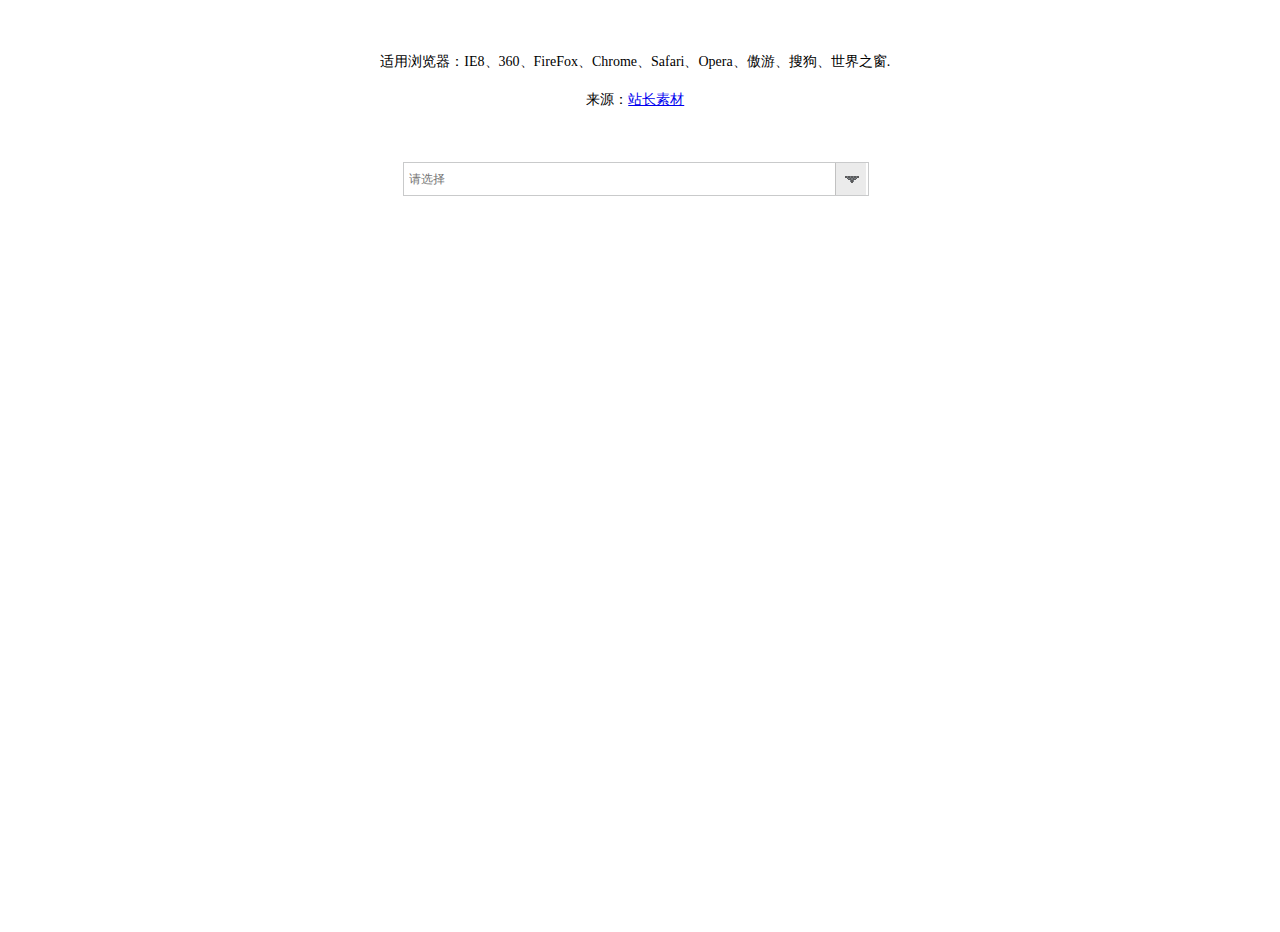
<file: lib/Sanji/index.html>
﻿<!DOCTYPE html>
<html xmlns="http://www.w3.org/1999/xhtml">
<head>
<meta http-equiv="Content-Type" content="text/html; charset=utf-8">
<title>jQuery下拉框省市区三级联动 - 站长素材</title>

<script type="text/javascript" src="js/jquery.min.js"></script>
<script type="text/javascript" src="js/Popt.js"></script>
<script type="text/javascript" src="js/city.json.js"></script>
<script type="text/javascript" src="js/citySet.js"></script>

<style type="text/css">
* { -ms-word-wrap: break-word; word-wrap: break-word; }
html { -webkit-text-size-adjust: none; text-size-adjust: none; }
html, body {height:99%;width:99%; }
.wrap{width:464px;height:34px;margin:20px auto;border:0;position:relative;}
.input{position:absolute;top:0;left:0;width:457px;margin:0;padding-left:5px;height:30px;line-height:30px;font-size:12px;border:1px solid #c9cacb;}
s{position:absolute;top:1px;right:0;width:32px;height:32px;background:url("img/arrow.png") no-repeat;}
._citys { width: 450px; display: inline-block; border: 2px solid #eee; padding: 5px; position: relative; }
._citys span { color: #05920a; height: 15px; width: 15px; line-height: 15px; text-align: center; border-radius: 3px; position: absolute; right: 10px; top: 10px; border: 1px solid #05920a; cursor: pointer; }
._citys0 { width: 95%; height: 34px; line-height: 34px; display: inline-block; border-bottom: 2px solid #05920a; padding: 0px 5px; font-size:14px; font-weight:bold; margin-left:6px; }
._citys0 li { display: inline-block; line-height: 34px; font-size: 15px; color: #888; width: 80px; text-align: center; cursor: pointer; }
._citys1 { width: 100%; display: inline-block; padding: 10px 0; }
._citys1 a { width: 83px; height: 35px; display: inline-block; background-color: #f5f5f5; color: #666; margin-left: 6px; margin-top: 3px; line-height: 35px; text-align: center; cursor: pointer; font-size: 12px; border-radius: 5px; overflow: hidden; }
._citys1 a:hover { color: #fff; background-color: #05920a; }
.AreaS { background-color: #05920a !important; color: #fff !important; }
</style>

</head>
<body>

<div style="text-align:center;margin:50px 0; font:normal 14px/24px 'MicroSoft YaHei';">
<p>适用浏览器：IE8、360、FireFox、Chrome、Safari、Opera、傲游、搜狗、世界之窗.</p>
<p>来源：<a href="http://sc.chinaz.com/" target="_blank">站长素材</a></p>
</div>

<div class="wrap"><input class="input" name="" id="city" type="text" placeholder="请选择" autocomplete="off" readonly="true"><s></s></div>

<script type="text/javascript">
$("#city").click(function (e) {
	SelCity(this,e);
});
$("s").click(function (e) {
	SelCity(document.getElementById("city"),e);
});
</script>

</body>
</html>
</file>
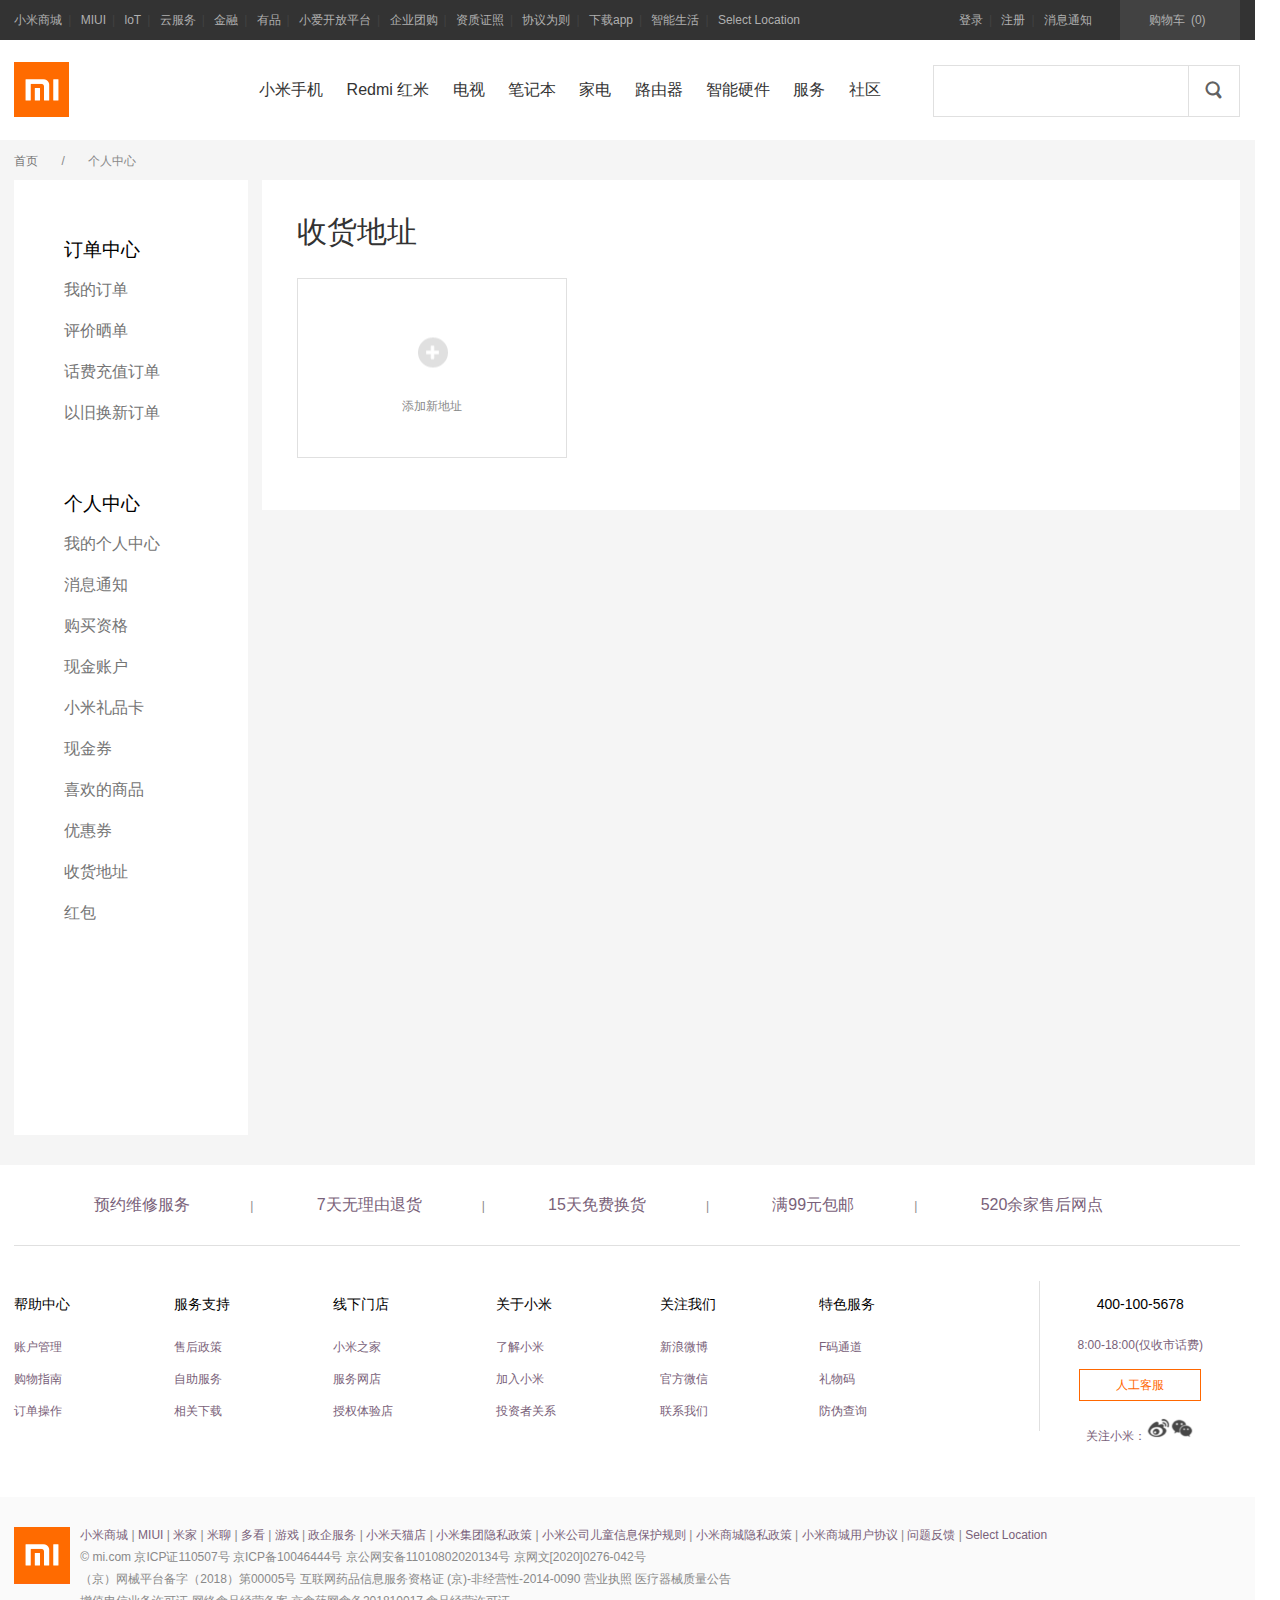
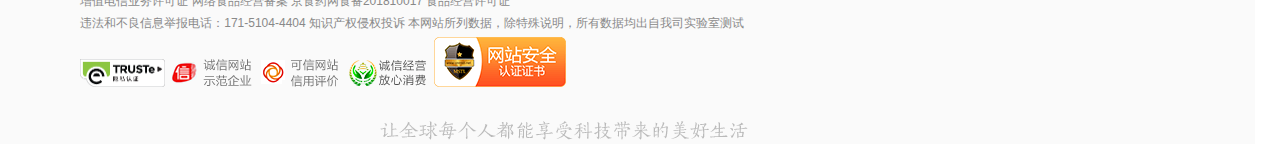
<file: address.html>
<!DOCTYPE html>
<html>
	<head>
		<meta charset="utf-8">
		<link rel="stylesheet" type="text/css" href="css/reset.css" />
		<link rel="stylesheet" type="text/css" href="css/address.css" />
		<link rel="stylesheet" type="text/css" href="lib/Sanji/css/sanji.css" />
		<title>收获地址</title>
	</head>
	<body>
		<!-- 头部 -->
		<div class="top">
			<div class="container clearfix">
				<!-- 头部左 -->
				<div class="top_left fl">
					<ul>
						<li><a href="#">小米商城</a></li><span>|</span>
						<li><a href="#">MIUI</a></li><span>|</span>
						<li><a href="#">loT</a></li><span>|</span>
						<li><a href="#">云服务</a></li><span>|</span>
						<li><a href="#">金融</a></li><span>|</span>
						<li><a href="#">有品</a></li><span>|</span>
						<li><a href="#">小爱开放平台</a></li><span>|</span>
						<li><a href="#">企业团购</a></li><span>|</span>
						<li><a href="#">资质证照</a></li><span>|</span>
						<li><a href="#">协议为则</a></li><span>|</span>
						<li><a href="#">下载app</a></li><span>|</span>
						<li><a href="#">智能生活</a></li><span>|</span>
						<li><a href="#">Select Location</a></li>
					</ul>
				</div>
				<div class="top_right fr">
					<ul>
						<li><a href="#">登录</a></li><span>|</span>
						<li><a href="zc.html">注册</a></li><span>|</span>
						<li><a href="#">消息通知</a></li>
						<li class="cart"><a href="#">购物车<span class="cart_num">(0)</span></a></li>
					</ul>
				</div>
			</div>
		</div>
		<!-- 导航栏 -->
		<div class="nav">
			<div class="container clearfix">
				<div class="logo fl">
					<a href="index.html"></a>
				</div>
				<div class="nav_nav fl">
					<ul>
						<li><a href="#">小米手机</a></li>
						<li><a href="#">Redmi 红米</a></li>
						<li><a href="#">电视</a></li>
						<li><a href="details.html">笔记本</a></li>
						<li><a href="#">家电</a></li>
						<li><a href="#">路由器</a></li>
						<li><a href="#">智能硬件</a></li>
						<li><a href="#">服务</a></li>
						<li><a href="#">社区</a></li>
					</ul>
				</div>
				<div class="search fr">
					<input type="button" name="" id="" value="" class="btn fr" />
					<input type="text" id="" value="" class="input1 fr" />
				</div>
			</div>
		</div>
		<div class="in">
			<div class="container">

				<div class="in_top">
					<a href="index.html">首页</a>
					<span class="er">/</span>
					<span>个人中心</span>
				</div>
				<div class="in_left fl">
					<h3>订单中心</h3>
					<ul>
						<li><a href="">我的订单</a></li>
						<li><a href="">评价晒单</a></li>
						<li><a href="">话费充值订单</a></li>
						<li><a href="">以旧换新订单</a></li>
					</ul>
					<h3>个人中心</h3>
					<ul>
						<li><a href="">我的个人中心</a></li>
						<li><a href="">消息通知</a></li>
						<li><a href="">购买资格</a></li>
						<li><a href="">现金账户</a></li>
						<li><a href="">小米礼品卡</a></li>
						<li><a href="">现金券</a></li>
						<li><a href="">喜欢的商品</a></li>
						<li><a href="">优惠券</a></li>
						<li><a href="">收货地址</a></li>
						<li><a href="">红包</a></li>
					</ul>
				</div>
				<div class="in_righ fr">

					<div class="personal">
						<div class="top clearfix">
							<h3>收货地址</h3>
						</div>
						<div class="addbox clearfix">
							<div class="address fl" id="add">
								<img src="img/checkout/302.png">
								<br>
								<span>添加新地址</span>
							</div>
						
						</div>
					</div>

				</div>
			</div>
		</div>

		<!-- 页脚 -->
		<div class="footer">
			<div class="container">
				<div class="service clearfix">
					<li><a href="#">预约维修服务</a></li><span>|</span>
					<li><a href="#">7天无理由退货</a></li><span>|</span>
					<li><a href="#">15天免费换货</a></li><span>|</span>
					<li><a href="#">满99元包邮</a></li><span>|</span>
					<li><a href="#">520余家售后网点</a></li>
				</div>
				<div class="footer_links">
					<ul>
						<li>帮助中心</li>
						<li><a href="#">账户管理</a></li>
						<li><a href="#">购物指南</a></li>
						<li><a href="#">订单操作</a></li>
					</ul>
					<ul>
						<li>服务支持</li>
						<li><a href="#">售后政策</a></li>
						<li><a href="#">自助服务</a></li>
						<li><a href="#">相关下载</a></li>
					</ul>
					<ul>
						<li>线下门店</li>
						<li><a href="#">小米之家</a></li>
						<li><a href="#">服务网店</a></li>
						<li><a href="#">授权体验店</a></li>
					</ul>
					<ul>
						<li>关于小米</li>
						<li><a href="#">了解小米</a></li>
						<li><a href="#">加入小米</a></li>
						<li><a href="#">投资者关系</a></li>
					</ul>
					<ul>
						<li>关注我们</li>
						<li><a href="#">新浪微博</a></li>
						<li><a href="#">官方微信</a></li>
						<li><a href="#">联系我们</a></li>
					</ul>
					<ul>
						<li>特色服务</li>
						<li><a href="#">F码通道</a></li>
						<li><a href="#">礼物码</a></li>
						<li><a href="#">防伪查询</a></li>
					</ul>
					<ul class="fr">
						<li>400-100-5678</li>
						<li>8:00-18:00(仅收市话费)</li>
						<li><a href="#" class="customer" style="color: #FF6700;">人工客服</a></li>
						<li>关注小米：<a href="#"><img src="img/index/ia_200000465.png"></a><a href="#"><img src="img/index/ia_200000466.png"></a></li>
					</ul>
				</div>
			</div>
		</div>
		<div class="info">
			<div class="container">
				<div class="fl"><img src="img/index/ia_200000467.png"></div>
				<div class="info_fr fl">
					<ul class="list">
						<li><a href="">小米商城</a></li> <span>|</span>
						<li><a href="">MIUI</a></li> <span>|</span>
						<li><a href="">米家</a></li> <span>|</span>
						<li><a href="">米聊</a></li> <span>|</span>
						<li><a href="">多看</a></li> <span>|</span>
						<li><a href="">游戏</a></li> <span>|</span>
						<li><a href="">政企服务</a></li> <span>|</span>
						<li><a href="">小米天猫店</a></li> <span>|</span>
						<li><a href="">小米集团隐私政策</a></li> <span>|</span>
						<li><a href="">小米公司儿童信息保护规则</a></li> <span>|</span>
						<li><a href="">小米商城隐私政策</a></li> <span>|</span>
						<li><a href="">小米商城用户协议 </a></li> <span>|</span>
						<li><a href="">问题反馈 </a></li> <span>|</span>
						<li><a href="">Select Location</a></li>
					</ul>
					<p>© mi.com 京ICP证110507号 京ICP备10046444号 京公网安备11010802020134号 京网文[2020]0276-042号</p>
					<p>（京）网械平台备字（2018）第00005号 互联网药品信息服务资格证 (京)-非经营性-2014-0090 营业执照 医疗器械质量公告</p>
					<p>增值电信业务许可证 网络食品经营备案 京食药网食备201810017 食品经营许可证</p>
					<p>违法和不良信息举报电话：171-5104-4404 知识产权侵权投诉 本网站所列数据，除特殊说明，所有数据均出自我司实验室测试</p>
					<ul class="info_links">
						<a href="#"><img src="img/index/ia_200000375.png" style="width: 85px;height: 28px;"></a>
						<a href="#"><img src="img/index/ia_200000376.png"></a>
						<a href="#"><img src="img/index/ia_200000377.png"></a>
						<a href="#"><img src="img/index/ia_200000378.png"></a>
						<a href="#"><img src="img/index/ia_200000379.png"></a>
					</ul>
					<div class="btt">
						<img src="img/index/ia_200000468.png">
					</div>
				</div>
			</div>

		</div>
		<form class="form" id='form' style="display: none;">
			<p>
				<input type="text" class="o_name" name="name" datatype="s2-12" errormsg="昵称至少2个汉字,最多16个字符!" value="" placeholder="姓名" />
				<input type="text" class="o_phone  o_short" datatype='/^1\d{10}$/' id="" value="" errormsg="请输入正确的手机号码!"
				 placeholder="手机" />
			</p>
			<div class="wrap">
				<input class="input" class="o_provice" id="city" type="text" placeholder="请选择" autocomplete="off" readonly="true"><s></s>
			</div>
			<p>
				<textarea class="o_text" value="" datatype='/^[\s\S]*.*[^\s][\s\S]*$/' nullmsg='请填写详细地址!' placeholder="街道/路名/小区/门牌号"></textarea>
			</p>
			<p>
				<button type="submit" class="o_confirm">确定</button>
				<button type="button" class="o_close">关闭</button>
			</p>
		</form>
	</body>
	<script src="lib/jQuery/jquery-3.5.1.min.js" type="text/javascript" charset="utf-8"></script>
	<script src="lib/layer/layer.js" type="text/javascript" charset="utf-8"></script>
	<script src="lib/Validform/js/Validform_v5.3.2_min.js" type="text/javascript" charset="utf-8"></script>
	<script src="js/checkout.js" type="text/javascript" charset="utf-8"></script>
	<script src="js/demo.js" type="text/javascript" charset="utf-8"></script>
	<script src="js/jquery.cityselect.js" type="text/javascript" charset="utf-8"></script>
	<script src="lib/Sanji/js/Popt.js" type="text/javascript" charset="utf-8"></script>
	<script src="lib/Sanji/js/city.json.js" type="text/javascript" charset="utf-8"></script>
	<script src="lib/Sanji/js/citySet.js" type="text/javascript" charset="utf-8"></script>
</html>
</file>
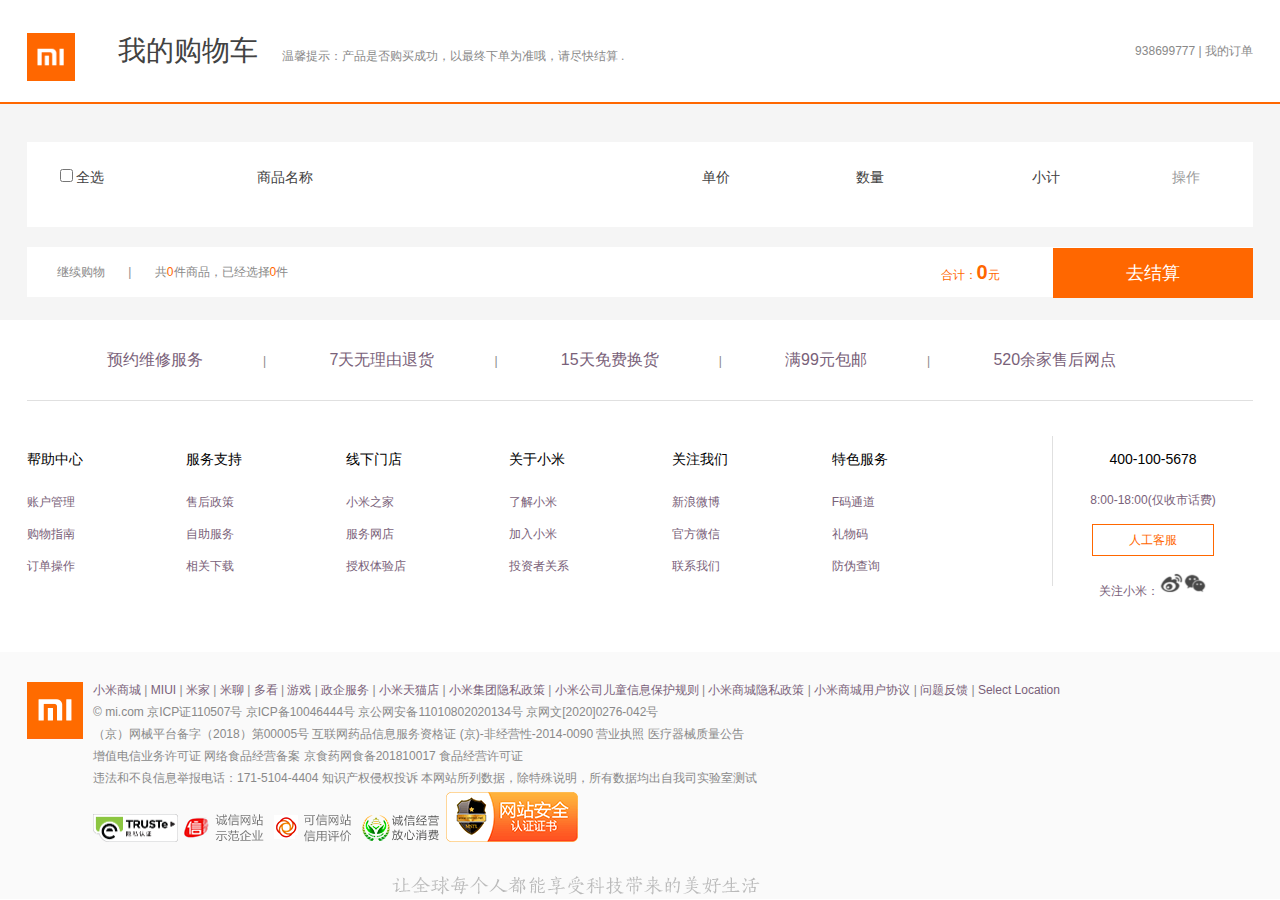
<file: cart.html>
<!DOCTYPE html>
<html>
	<head>
		<meta charset="utf-8">
		<link rel="stylesheet" type="text/css" href="css/reset.css" />
		<link rel="stylesheet" type="text/css" href="css/cart.css" />
		<title>我的购物车</title>
	</head>
	<body>
		<!-- 头部 -->
		<div class="head">
			<div class="container">
				<a href="index.html"><img src="img/zc/mi_logo.png"></a>

				<h2>我的购物车</h2>
				<p>温馨提示：产品是否购买成功，以最终下单为准哦，请尽快结算</p>
				.<div class="user fr">
					<span><a href="portal.html">938699777</a></span>
					<span>|</span>
					<span>我的订单</span>
				</div>
			</div>
		</div>
		<div class="con">
			<div class="container">
				<div class="top clearfix">
					<div class="cb">
						<input type="checkbox" name="" id="checkAll" value="" />
						全选
					</div>
					<div class="img">
					</div>
					<div class="name">商品名称</div>
					<div class="price">单价</div>
					<div class="cont">数量</div>
					<div class="total">小计</div>
					<div class="action">操作</div>
				</div>
				<div class="list-cart">
					<!-- <div class="goods  clearfix">
						<div class="cb">
							<input type="checkbox" name="" id="" value="" />
						</div>
						<div class="img">
							<img src="img/cart/pms_1594113149.83176048.jpg">
						</div>
						<div class="name">
							Redmi 智能电视 X55 灰色 55英寸</div>
						<div class="price">200</div>
						<div class="cont clearfix">
							<p class="">
								<a href="javascript:;" class="num-minus">-</a><input type="text" value="1" class="num-input"><a
								 href="javascript:;" class="num-plus">+</a>
							</p>
						</div>
						<div class="total">200</div>
						<div class="action">删除</div>
					</div> -->
				</div>
				<div class="cart_bar">
					<div class="cart_bar_left fl">
						<p>继续购物</p>
						<span class="span">|</span>
						<p>共<sapn class="num1">0</sapn>件商品，已经选择<span class="num2">0</span>件</p>
					</div>
					<div class="cart_bar_fig fr">
						<span>合计：<p class="z_num">0</p>元</span>
						<a href="checkout.html">去结算</a>
					</div>
				</div>
			</div>
		</div>
		<!-- 页脚 -->
		<div class="footer">
			<div class="container">
				<div class="service clearfix">
					<li><a href="#">预约维修服务</a></li><span>|</span>
					<li><a href="#">7天无理由退货</a></li><span>|</span>
					<li><a href="#">15天免费换货</a></li><span>|</span>
					<li><a href="#">满99元包邮</a></li><span>|</span>
					<li><a href="#">520余家售后网点</a></li>
				</div>
				<div class="footer_links">
					<ul>
						<li>帮助中心</li>
						<li><a href="#">账户管理</a></li>
						<li><a href="#">购物指南</a></li>
						<li><a href="#">订单操作</a></li>
					</ul>
					<ul>
						<li>服务支持</li>
						<li><a href="#">售后政策</a></li>
						<li><a href="#">自助服务</a></li>
						<li><a href="#">相关下载</a></li>
					</ul>
					<ul>
						<li>线下门店</li>
						<li><a href="#">小米之家</a></li>
						<li><a href="#">服务网店</a></li>
						<li><a href="#">授权体验店</a></li>
					</ul>
					<ul>
						<li>关于小米</li>
						<li><a href="#">了解小米</a></li>
						<li><a href="#">加入小米</a></li>
						<li><a href="#">投资者关系</a></li>
					</ul>
					<ul>
						<li>关注我们</li>
						<li><a href="#">新浪微博</a></li>
						<li><a href="#">官方微信</a></li>
						<li><a href="#">联系我们</a></li>
					</ul>
					<ul>
						<li>特色服务</li>
						<li><a href="#">F码通道</a></li>
						<li><a href="#">礼物码</a></li>
						<li><a href="#">防伪查询</a></li>
					</ul>
					<ul class="fr">
						<li>400-100-5678</li>
						<li>8:00-18:00(仅收市话费)</li>
						<li><a href="#" class="customer" style="color: #FF6700;">人工客服</a></li>
						<li>关注小米：<a href="#"><img src="img/index/ia_200000465.png"></a><a href="#"><img src="img/index/ia_200000466.png"></a></li>
					</ul>
				</div>
			</div>
		</div>
		<div class="info">
			<div class="container">
				<div class="fl"><img src="img/index/ia_200000467.png"></div>
				<div class="info_fr fl">
					<ul class="list">
						<li><a href="">小米商城</a></li> <span>|</span>
						<li><a href="">MIUI</a></li> <span>|</span>
						<li><a href="">米家</a></li> <span>|</span>
						<li><a href="">米聊</a></li> <span>|</span>
						<li><a href="">多看</a></li> <span>|</span>
						<li><a href="">游戏</a></li> <span>|</span>
						<li><a href="">政企服务</a></li> <span>|</span>
						<li><a href="">小米天猫店</a></li> <span>|</span>
						<li><a href="">小米集团隐私政策</a></li> <span>|</span>
						<li><a href="">小米公司儿童信息保护规则</a></li> <span>|</span>
						<li><a href="">小米商城隐私政策</a></li> <span>|</span>
						<li><a href="">小米商城用户协议 </a></li> <span>|</span>
						<li><a href="">问题反馈 </a></li> <span>|</span>
						<li><a href="">Select Location</a></li>
					</ul>
					<p>© mi.com 京ICP证110507号 京ICP备10046444号 京公网安备11010802020134号 京网文[2020]0276-042号</p>
					<p>（京）网械平台备字（2018）第00005号 互联网药品信息服务资格证 (京)-非经营性-2014-0090 营业执照 医疗器械质量公告</p>
					<p>增值电信业务许可证 网络食品经营备案 京食药网食备201810017 食品经营许可证</p>
					<p>违法和不良信息举报电话：171-5104-4404 知识产权侵权投诉 本网站所列数据，除特殊说明，所有数据均出自我司实验室测试</p>
					<ul class="info_links">
						<a href="#"><img src="img/index/ia_200000375.png" style="width: 85px;height: 28px;"></a>
						<a href="#"><img src="img/index/ia_200000376.png"></a>
						<a href="#"><img src="img/index/ia_200000377.png"></a>
						<a href="#"><img src="img/index/ia_200000378.png"></a>
						<a href="#"><img src="img/index/ia_200000379.png"></a>
					</ul>
					<div class="btt">
						<img src="img/index/ia_200000468.png">
					</div>
				</div>
			</div>

		</div>
		<script src="lib/jQuery/jquery-3.5.1.min.js" type="text/javascript" charset="utf-8"></script>
		<script src="js/cart.js" type="text/javascript" charset="utf-8"></script>
	</body>
</html>
</file>
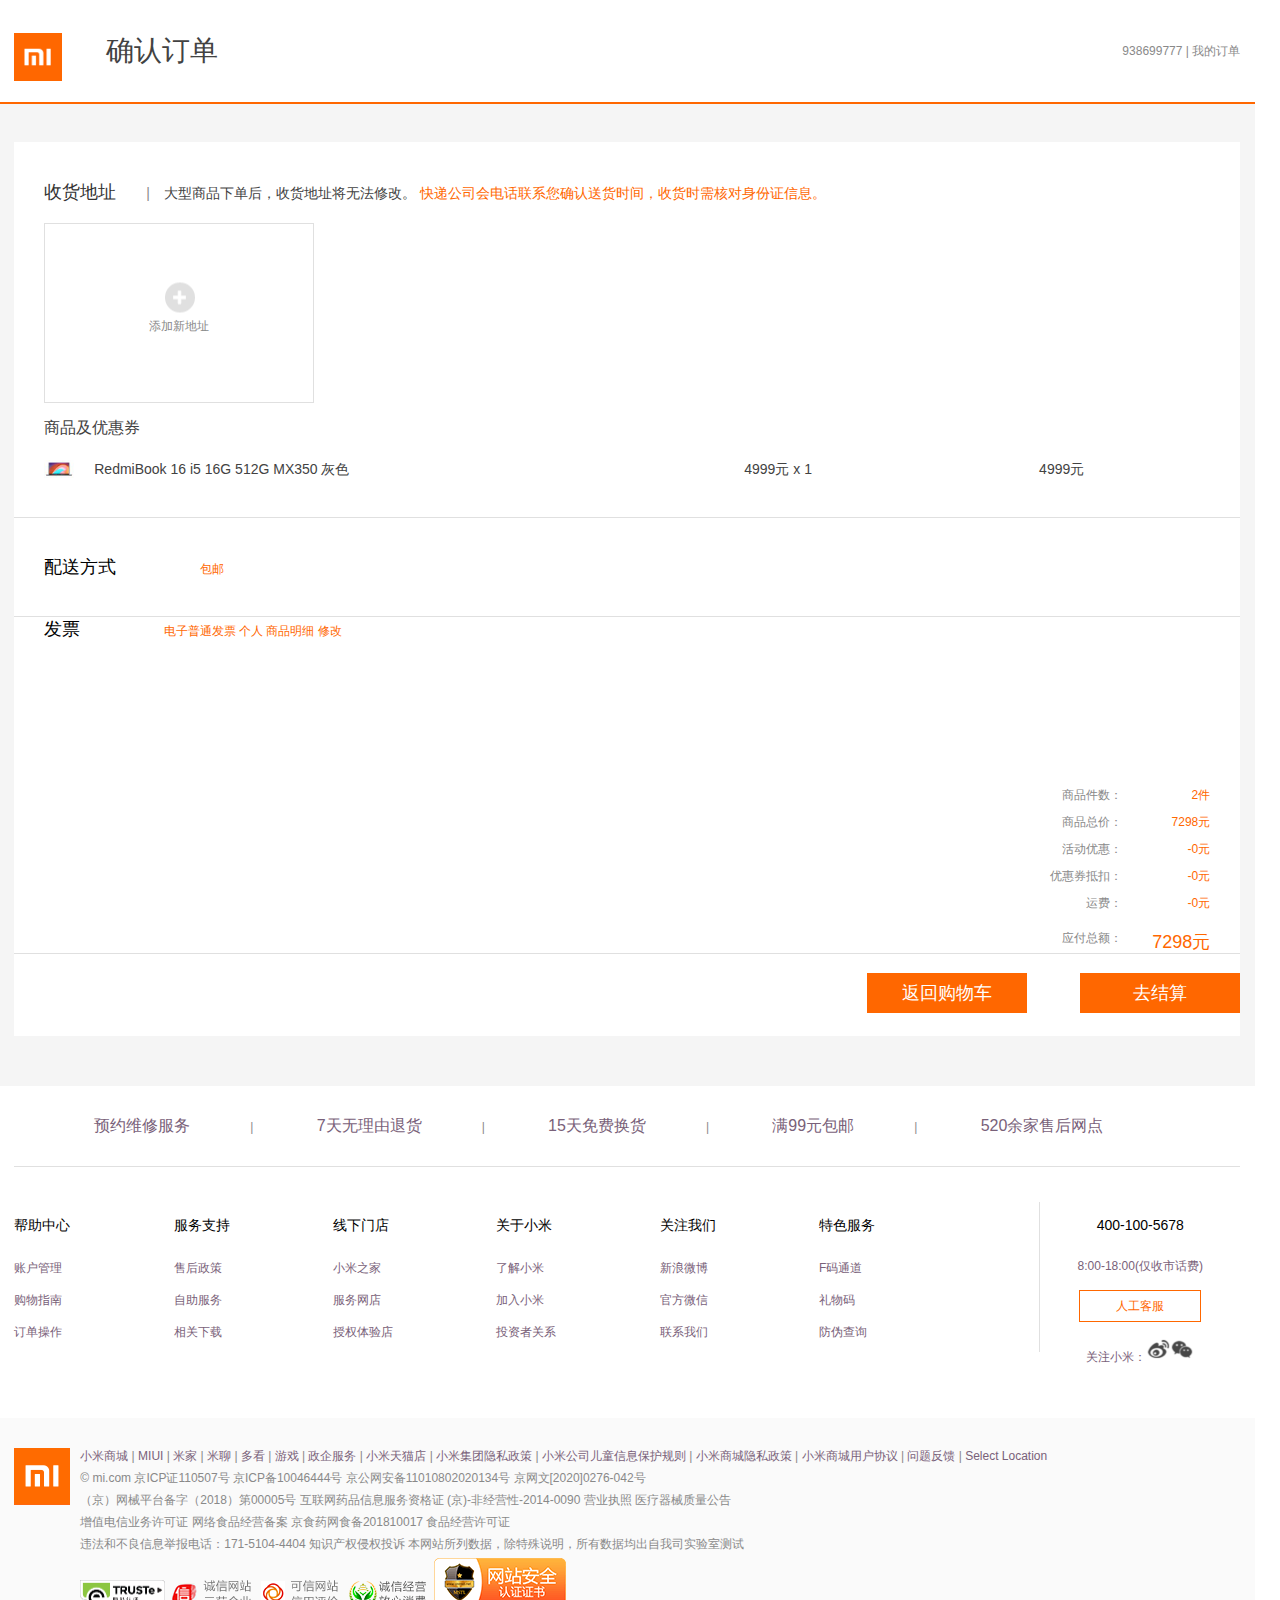
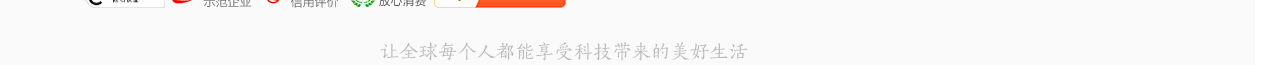
<file: checkout.html>
<!DOCTYPE html>
<html>
	<head>
		<meta charset="utf-8">
		<title>填写订单信息</title>
		<link rel="stylesheet" type="text/css" href="css/reset.css" />
		<link rel="stylesheet" type="text/css" href="css/checkout.css" />
		<link rel="stylesheet" type="text/css" href="lib/Validform/css/style.css" />
		<link rel="stylesheet" type="text/css" href="lib/Sanji/css/sanji.css" />
	</head>
	<body>
		<!-- 头部 -->
		<div class="head">
			<div class="container">
				<a href="index.html"><img src="img/zc/mi_logo.png"></a>

				<h2>确认订单</h2>
				<div class="user fr">
					<span><a href="portal.html">938699777</a></span>
					<span>|</span>
					<span>我的订单</span>
				</div>
			</div>
		</div>
		<div class="con">
			<div class="container clearfix">
				<div class="top clearfix">
					<h3>收货地址</h3><span>|</span>
					<p>大型商品下单后，收货地址将无法修改。</p>
					<p class="red">快递公司会电话联系您确认送货时间，收货时需核对身份证信息。</p>
				</div>
				<div class="addbox clearfix">
					<div class="address fl" id="add">
						<img src="img/checkout/302.png">
						<br>
						<span>添加新地址</span>
					</div>

				</div>
				<div class="list">
					<h2>商品及优惠券</h2>
					<div class="goods  clearfix">
						<div class="img fl"><img src="img/checkout/pms_1594113149.83176048.jpg"></div>
						<div class="name fl">RedmiBook 16 i5 16G 512G MX350 灰色</div>
						<div class="cont fl">4999元 x 1</div>
						<div class="price fr">4999元</div>
					</div>
				</div>
				<div class="mode">
					<h2>配送方式</h2>
					<p>包邮</p>
				</div>
				<div class="invoice">
					<h2>发票</h2>
					<p>电子普通发票 个人 商品明细 修改</p>
					<ul class="settle_price fr">
						<li>2件</li>
						<li>7298元</li>
						<li>-0元</li>
						<li>-0元</li>
						<li>-0元</li>
						<li>7298元</li>
					</ul>
					<ul class="settle fr">
						<li>商品件数：</li>
						<li>商品总价：</li>
						<li>活动优惠：</li>
						<li>优惠券抵扣：</li>
						<li>运费：</li>
						<li>应付总额：</li>
					</ul>
				</div>
				<div class="cart_bar">
					<div class="cart_bar_fig fr">
						<a href="cart.html">返回购物车</a>
						<a href="payment.html">去结算</a>
					</div>
				</div>
			</div>
		</div>
		<!-- 页脚 -->
		<div class="footer">
			<div class="container">
				<div class="service clearfix">
					<li><a href="#">预约维修服务</a></li><span>|</span>
					<li><a href="#">7天无理由退货</a></li><span>|</span>
					<li><a href="#">15天免费换货</a></li><span>|</span>
					<li><a href="#">满99元包邮</a></li><span>|</span>
					<li><a href="#">520余家售后网点</a></li>
				</div>
				<div class="footer_links">
					<ul>
						<li>帮助中心</li>
						<li><a href="#">账户管理</a></li>
						<li><a href="#">购物指南</a></li>
						<li><a href="#">订单操作</a></li>
					</ul>
					<ul>
						<li>服务支持</li>
						<li><a href="#">售后政策</a></li>
						<li><a href="#">自助服务</a></li>
						<li><a href="#">相关下载</a></li>
					</ul>
					<ul>
						<li>线下门店</li>
						<li><a href="#">小米之家</a></li>
						<li><a href="#">服务网店</a></li>
						<li><a href="#">授权体验店</a></li>
					</ul>
					<ul>
						<li>关于小米</li>
						<li><a href="#">了解小米</a></li>
						<li><a href="#">加入小米</a></li>
						<li><a href="#">投资者关系</a></li>
					</ul>
					<ul>
						<li>关注我们</li>
						<li><a href="#">新浪微博</a></li>
						<li><a href="#">官方微信</a></li>
						<li><a href="#">联系我们</a></li>
					</ul>
					<ul>
						<li>特色服务</li>
						<li><a href="#">F码通道</a></li>
						<li><a href="#">礼物码</a></li>
						<li><a href="#">防伪查询</a></li>
					</ul>
					<ul class="fr">
						<li>400-100-5678</li>
						<li>8:00-18:00(仅收市话费)</li>
						<li><a href="#" class="customer" style="color: #FF6700;">人工客服</a></li>
						<li>关注小米：<a href="#"><img src="img/index/ia_200000465.png"></a><a href="#"><img src="img/index/ia_200000466.png"></a></li>
					</ul>
				</div>
			</div>
		</div>
		<div class="info">
			<div class="container">
				<div class="fl"><img src="img/index/ia_200000467.png"></div>
				<div class="info_fr fl">
					<ul class="list">
						<li><a href="">小米商城</a></li> <span>|</span>
						<li><a href="">MIUI</a></li> <span>|</span>
						<li><a href="">米家</a></li> <span>|</span>
						<li><a href="">米聊</a></li> <span>|</span>
						<li><a href="">多看</a></li> <span>|</span>
						<li><a href="">游戏</a></li> <span>|</span>
						<li><a href="">政企服务</a></li> <span>|</span>
						<li><a href="">小米天猫店</a></li> <span>|</span>
						<li><a href="">小米集团隐私政策</a></li> <span>|</span>
						<li><a href="">小米公司儿童信息保护规则</a></li> <span>|</span>
						<li><a href="">小米商城隐私政策</a></li> <span>|</span>
						<li><a href="">小米商城用户协议 </a></li> <span>|</span>
						<li><a href="">问题反馈 </a></li> <span>|</span>
						<li><a href="">Select Location</a></li>
					</ul>
					<p>© mi.com 京ICP证110507号 京ICP备10046444号 京公网安备11010802020134号 京网文[2020]0276-042号</p>
					<p>（京）网械平台备字（2018）第00005号 互联网药品信息服务资格证 (京)-非经营性-2014-0090 营业执照 医疗器械质量公告</p>
					<p>增值电信业务许可证 网络食品经营备案 京食药网食备201810017 食品经营许可证</p>
					<p>违法和不良信息举报电话：171-5104-4404 知识产权侵权投诉 本网站所列数据，除特殊说明，所有数据均出自我司实验室测试</p>
					<ul class="info_links">
						<a href="#"><img src="img/index/ia_200000375.png" style="width: 85px;height: 28px;"></a>
						<a href="#"><img src="img/index/ia_200000376.png"></a>
						<a href="#"><img src="img/index/ia_200000377.png"></a>
						<a href="#"><img src="img/index/ia_200000378.png"></a>
						<a href="#"><img src="img/index/ia_200000379.png"></a>
					</ul>
					<div class="btt">
						<img src="img/index/ia_200000468.png">
					</div>
				</div>
			</div>

		</div>
		<form class="form" id='form' style="display: none;">
			<p>
				<input type="text" class="o_name" name="name" datatype="s2-12" errormsg="昵称至少2个汉字,最多16个字符!" value="" placeholder="姓名" />
				<input type="text" class="o_phone  o_short" datatype='/^1\d{10}$/' id="" value="" errormsg="请输入正确的手机号码!"
				 placeholder="手机" />
			</p>
			<div class="wrap">
				<input class="input" class="o_provice" id="city" type="text" placeholder="请选择" autocomplete="off" readonly="true"><s></s>
			</div>
			<p>
				<textarea class="o_text" value="" datatype='/^[\s\S]*.*[^\s][\s\S]*$/' nullmsg='请填写详细地址!' placeholder="街道/路名/小区/门牌号"></textarea>
			</p>
			<p>
				<button type="submit" class="o_confirm">确定</button>
				<button type="button" class="o_close">关闭</button>
			</p>
		</form>

		<script src="lib/jQuery/jquery-3.5.1.min.js" type="text/javascript" charset="utf-8"></script>
		<script src="lib/layer/layer.js" type="text/javascript" charset="utf-8"></script>
		<script src="lib/Validform/js/Validform_v5.3.2_min.js" type="text/javascript" charset="utf-8"></script>
		<script src="js/checkout.js" type="text/javascript" charset="utf-8"></script>
		<script src="js/demo.js" type="text/javascript" charset="utf-8"></script>
		<script src="js/jquery.cityselect.js" type="text/javascript" charset="utf-8"></script>
		<script src="lib/Sanji/js/Popt.js" type="text/javascript" charset="utf-8"></script>
		<script src="lib/Sanji/js/city.json.js" type="text/javascript" charset="utf-8"></script>
		<script src="lib/Sanji/js/citySet.js" type="text/javascript" charset="utf-8"></script>
	</body>
</html>
</file>
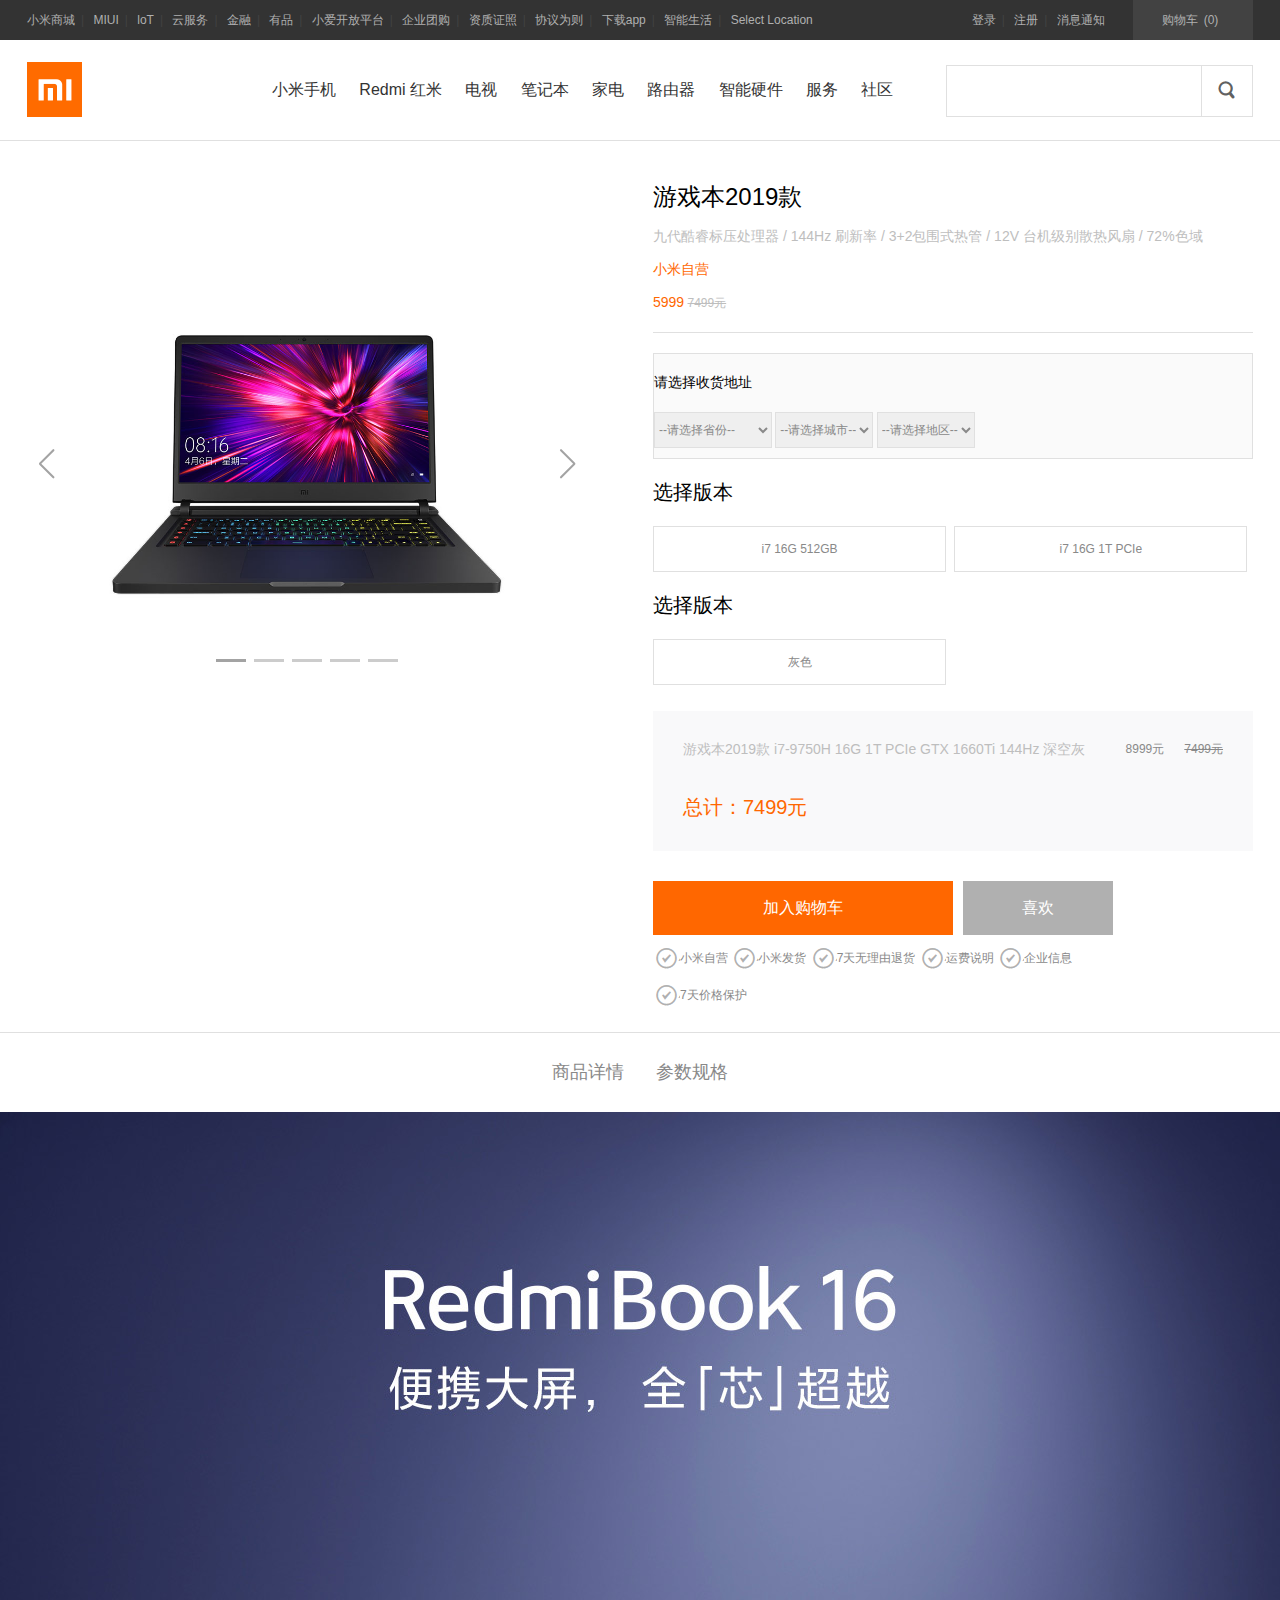
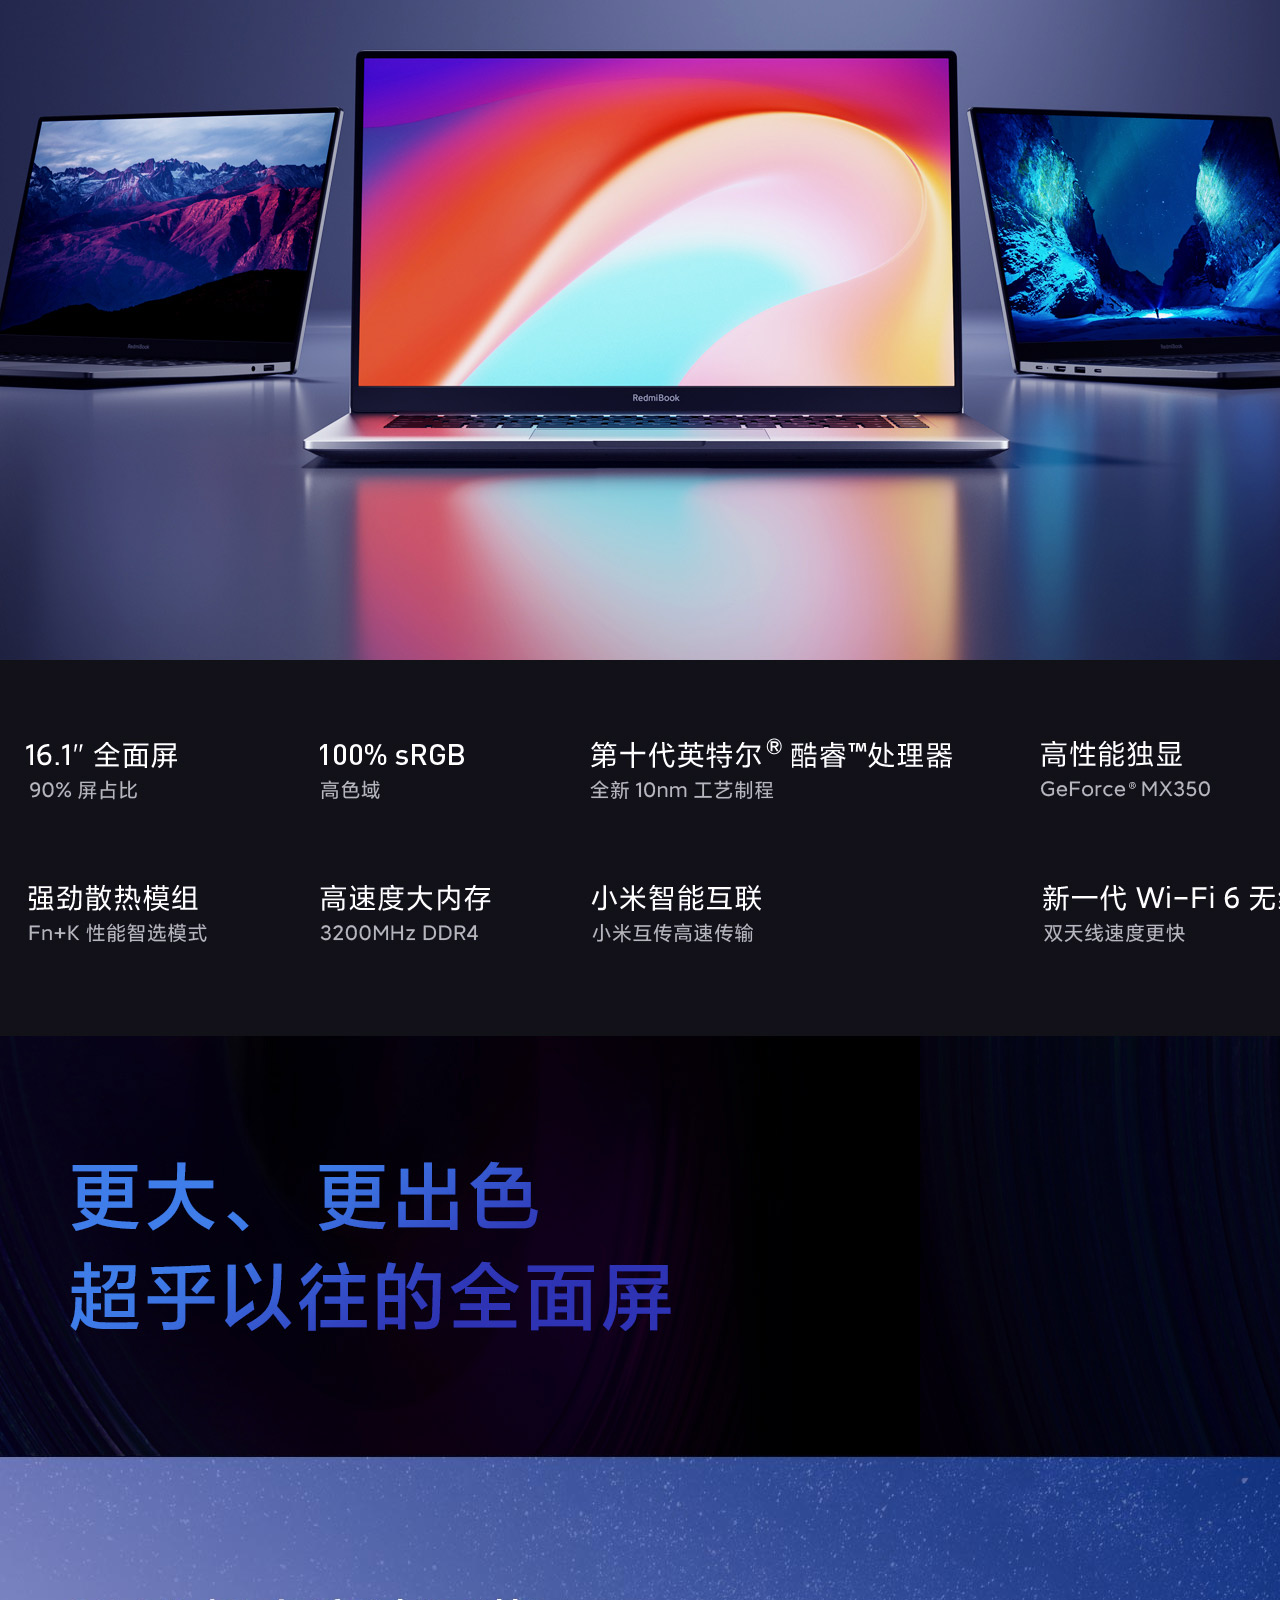
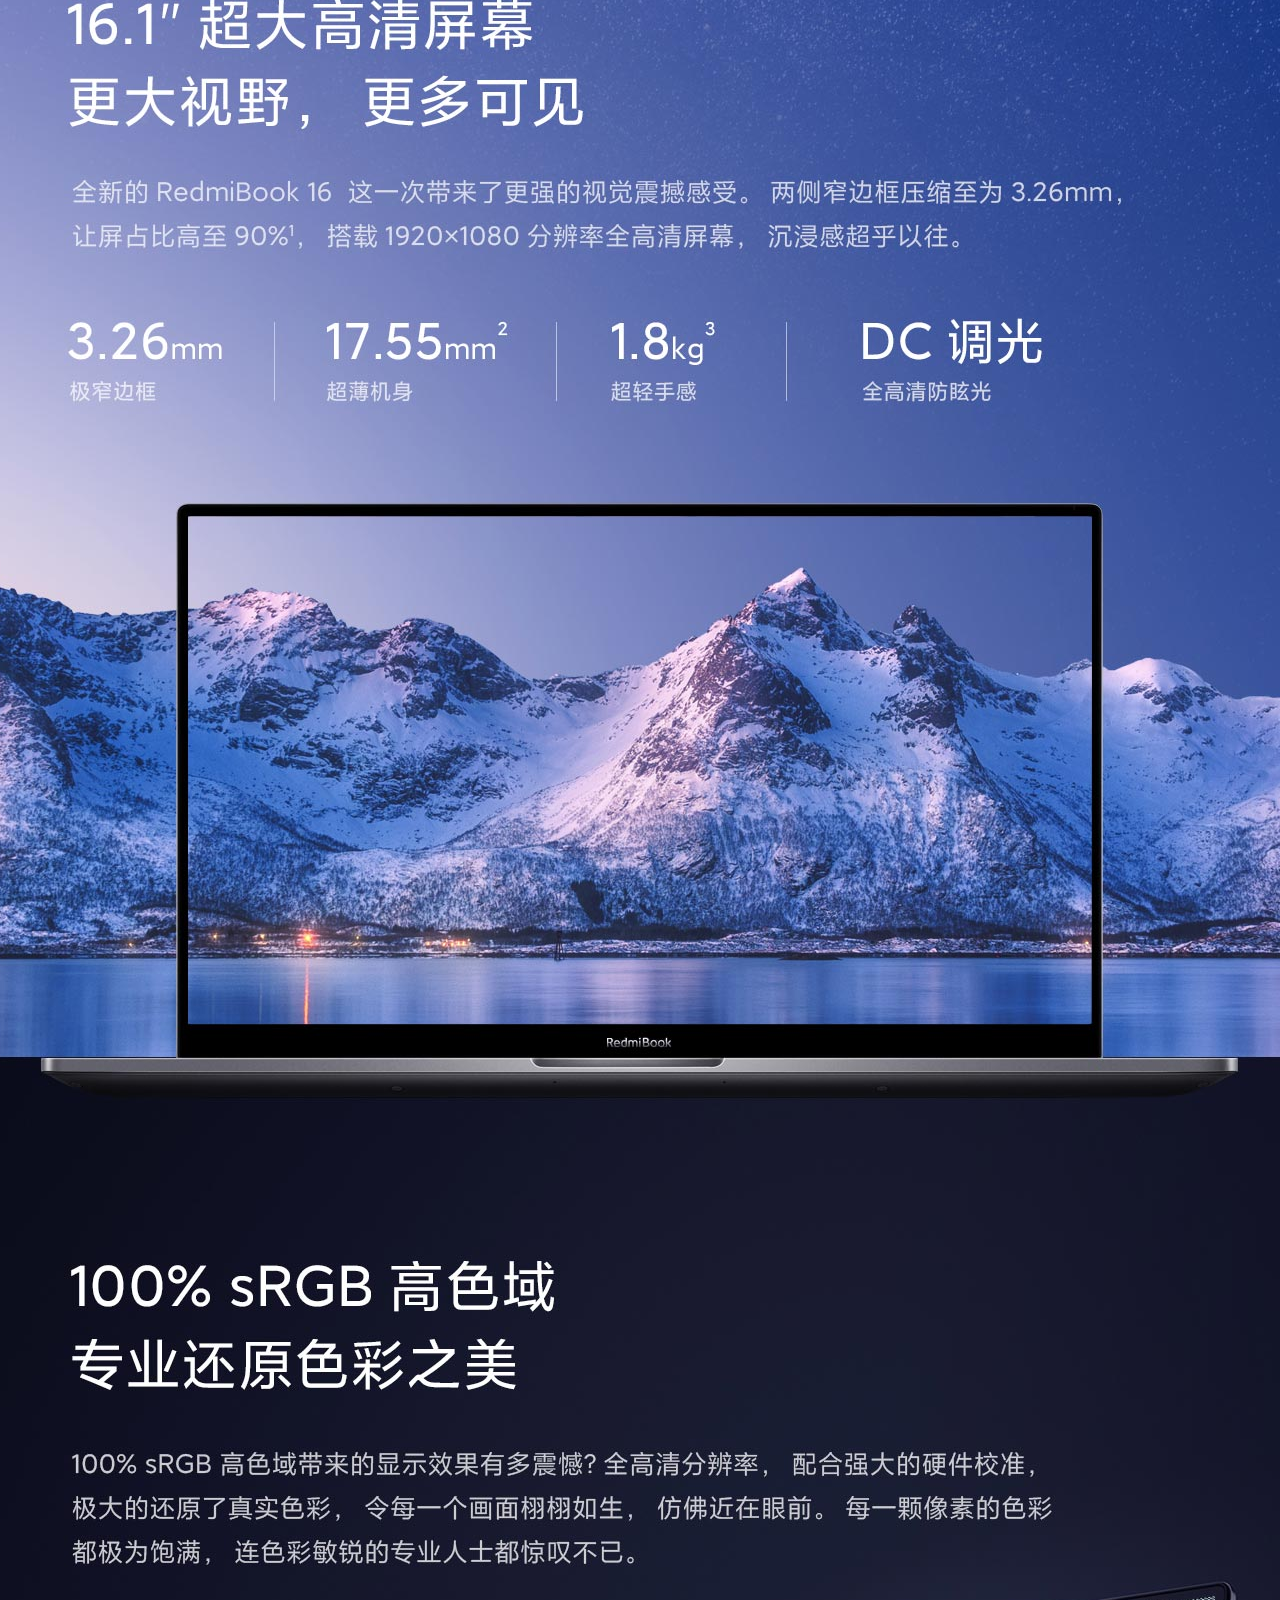
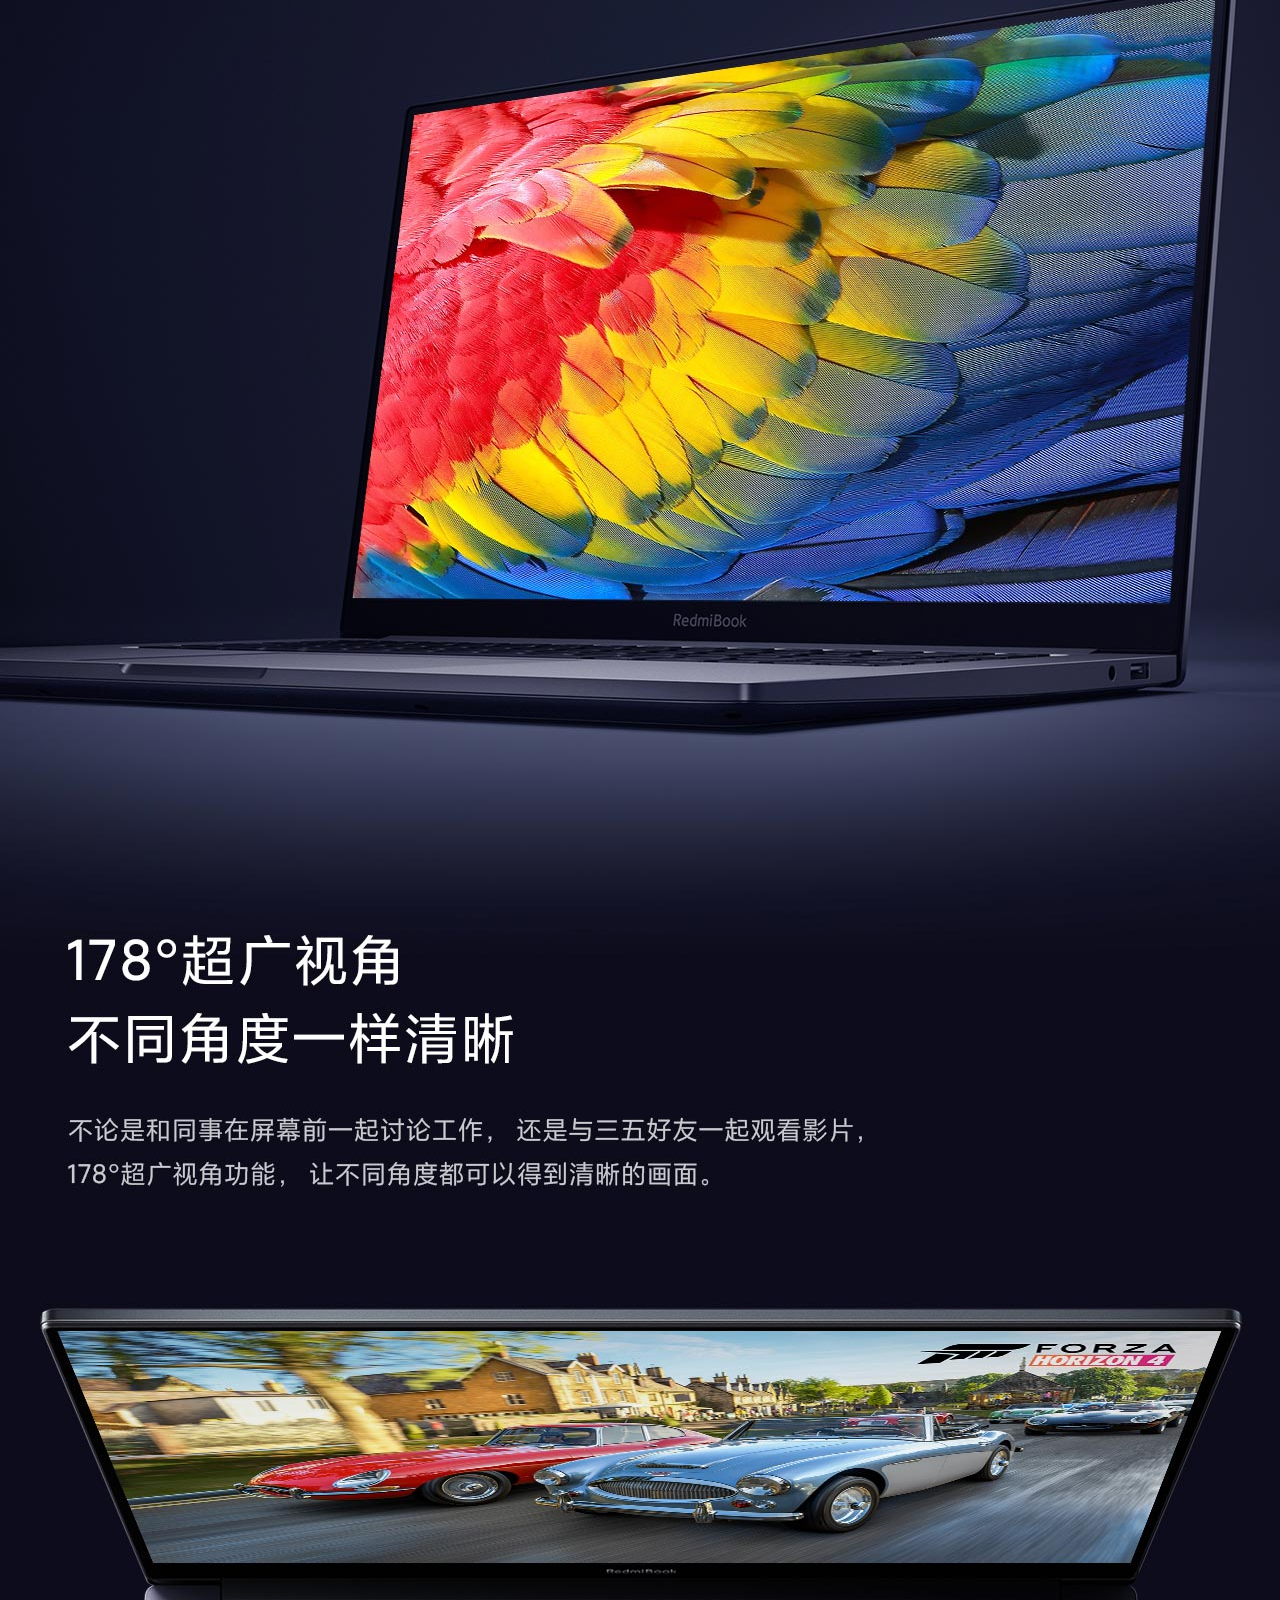
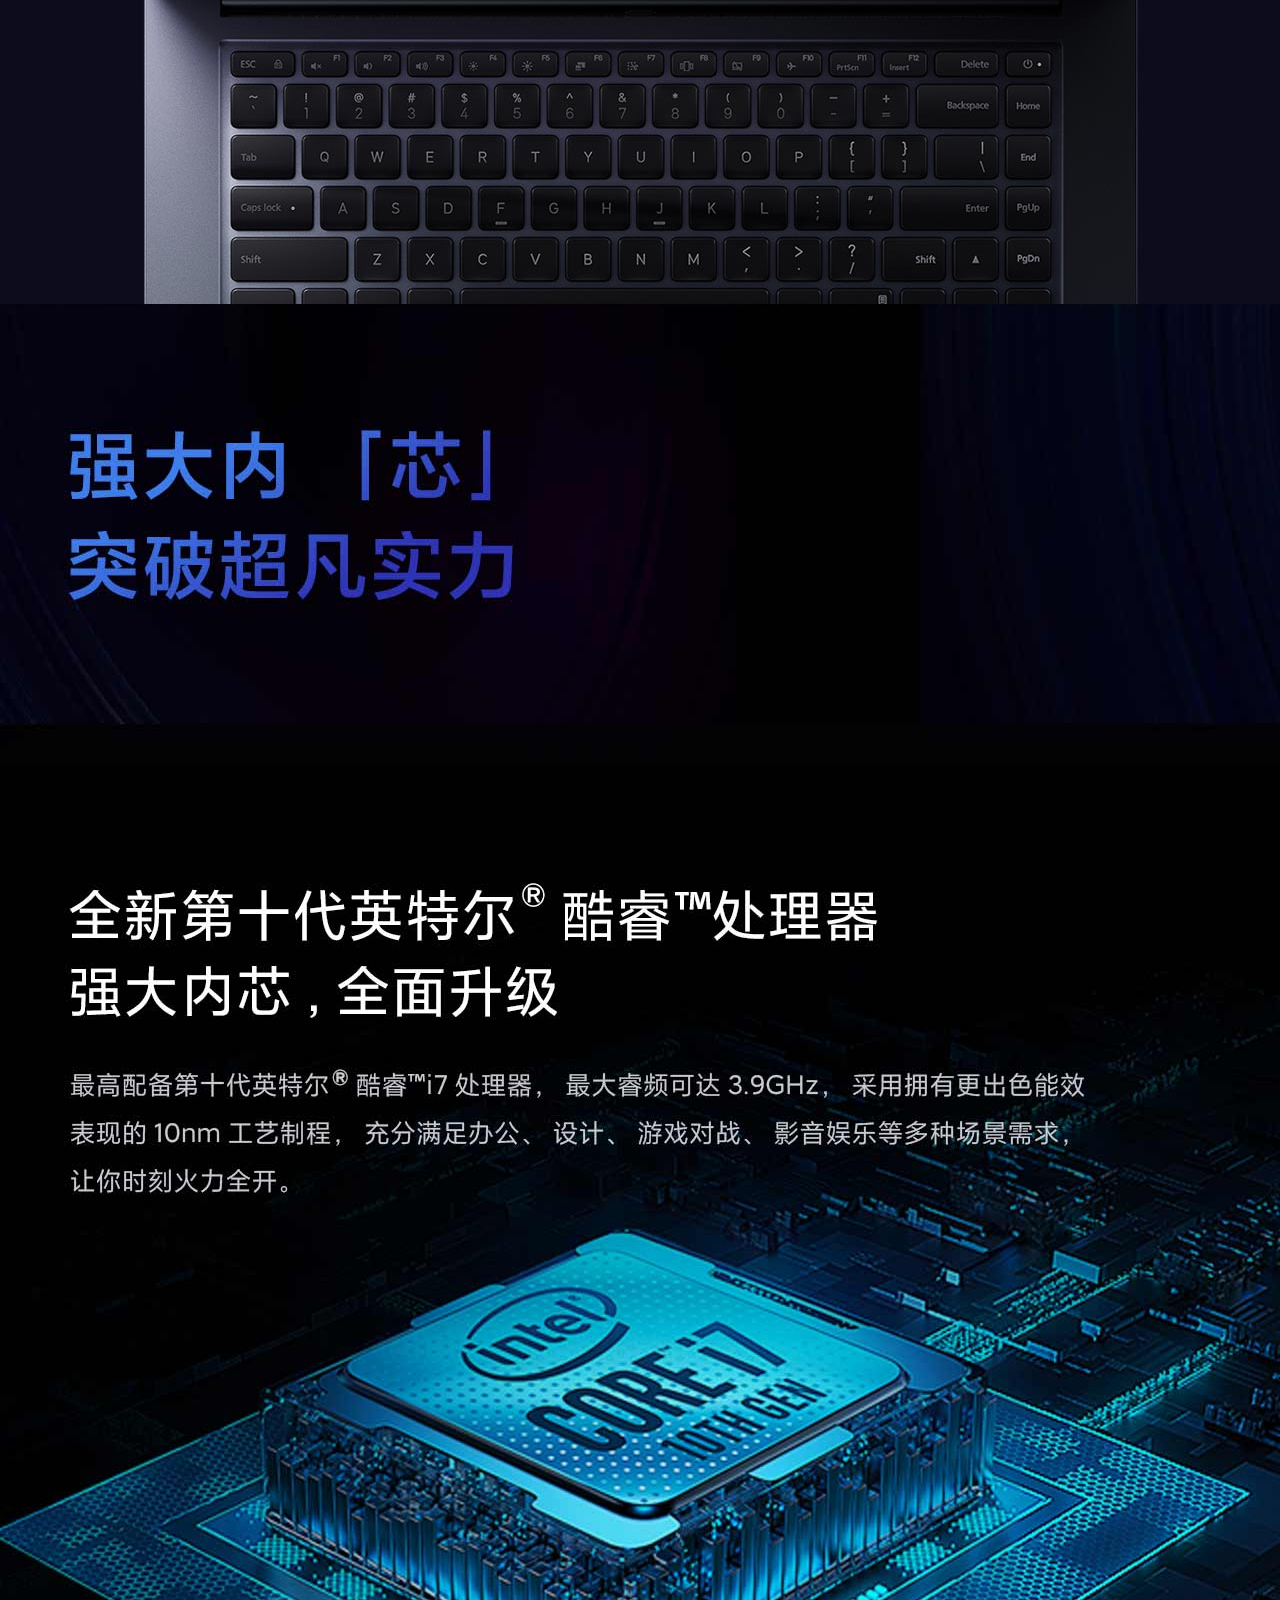
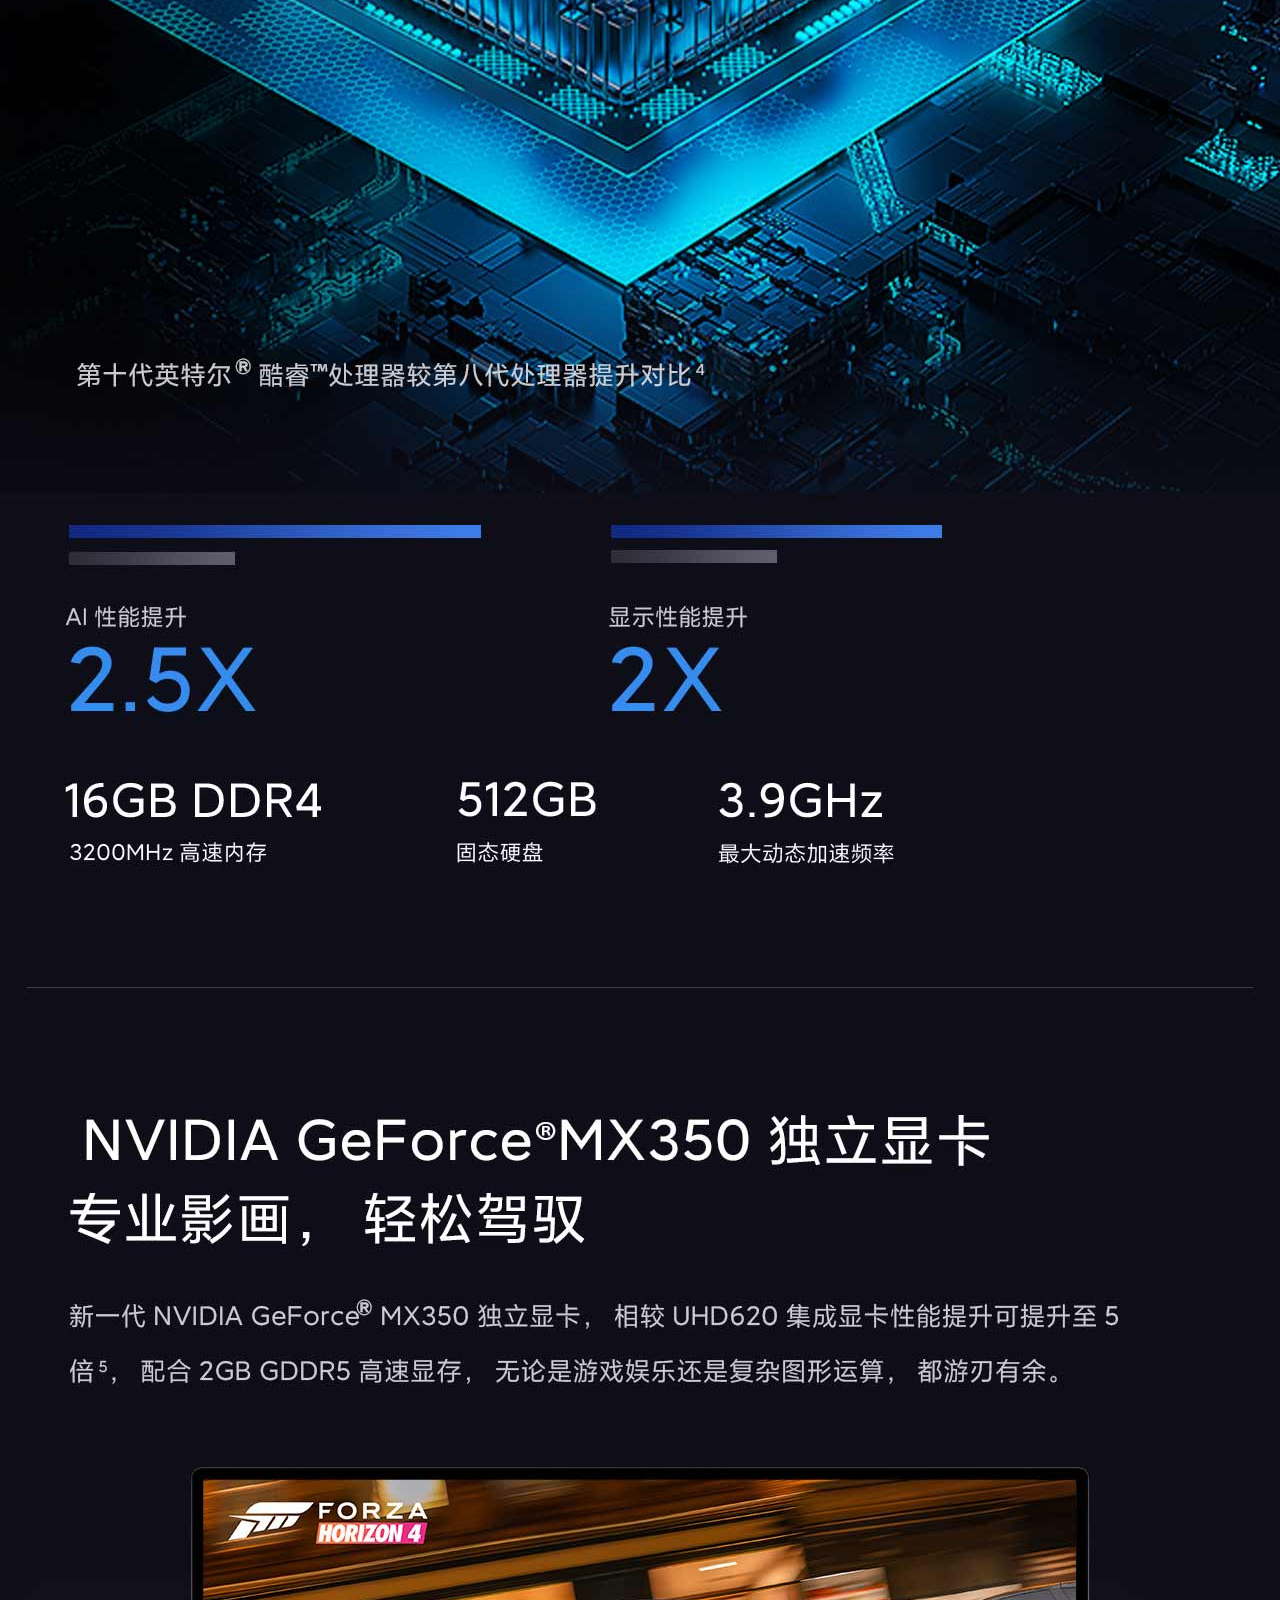
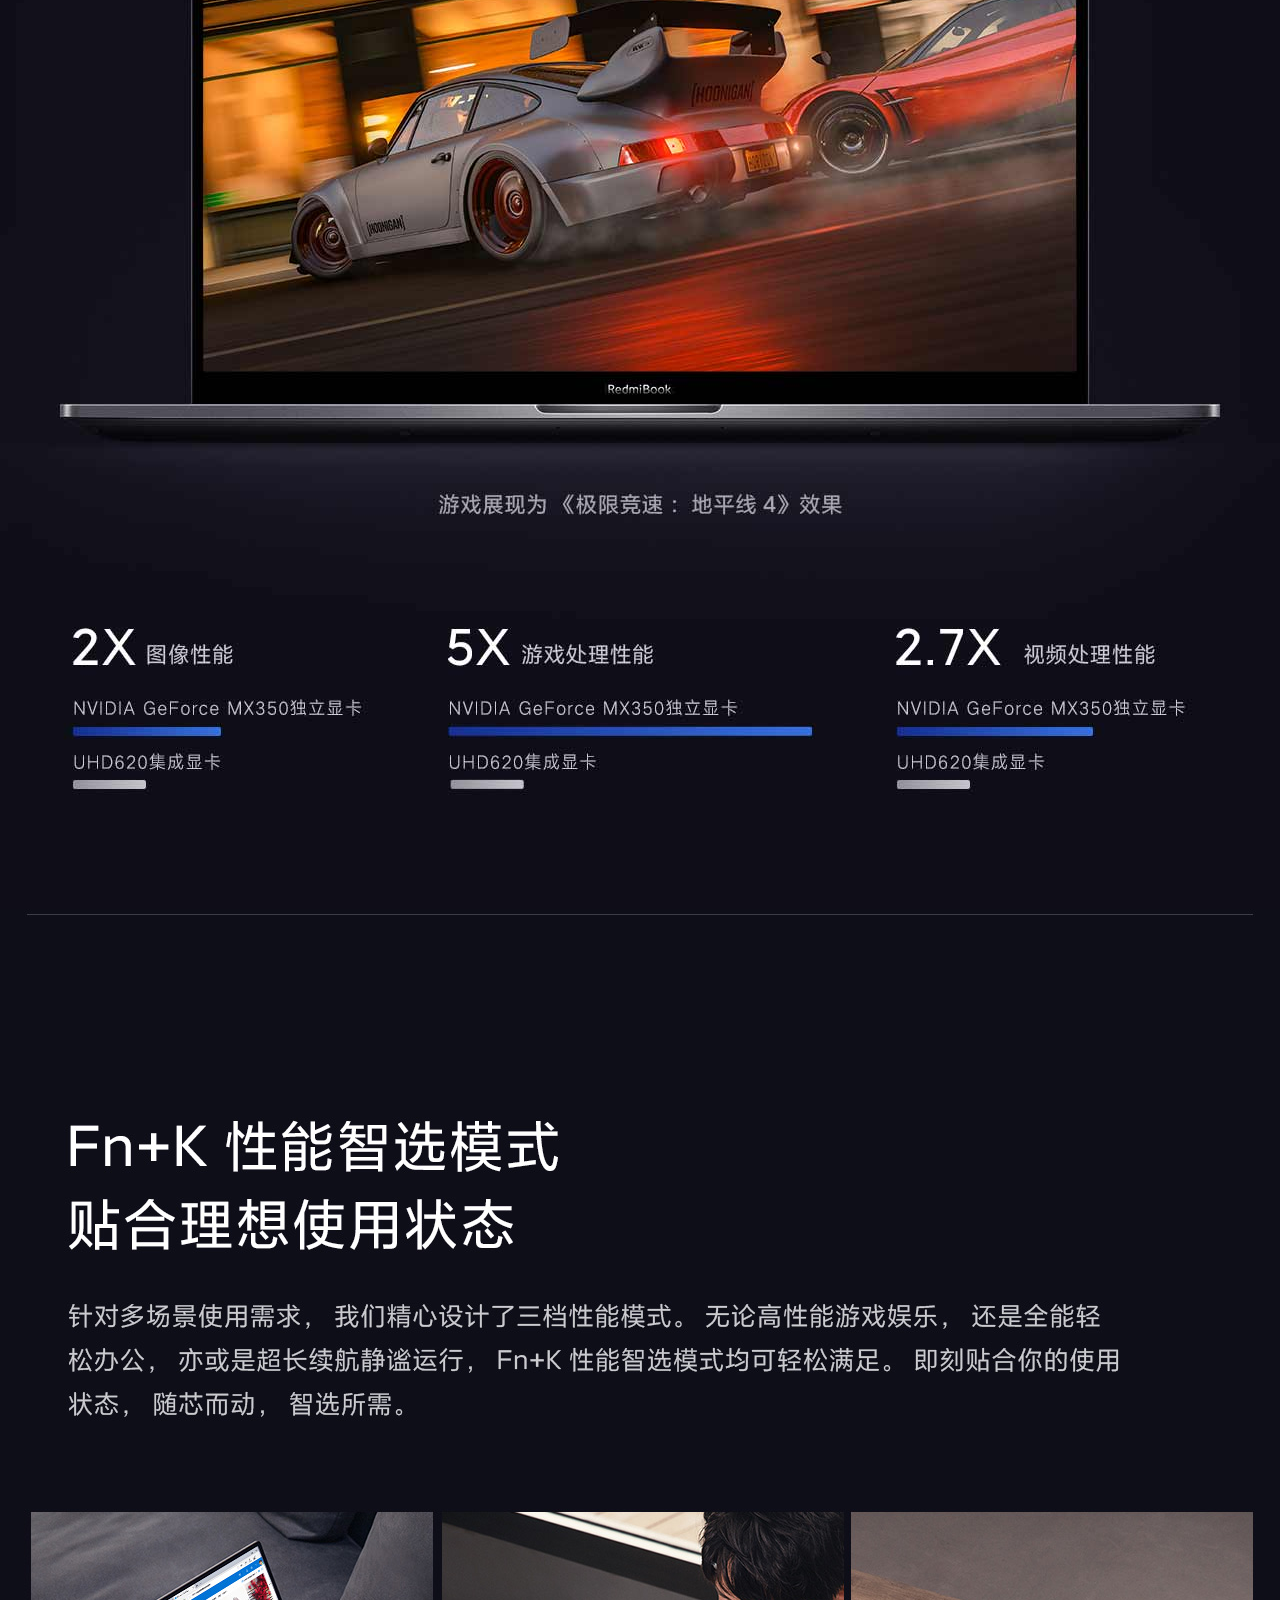
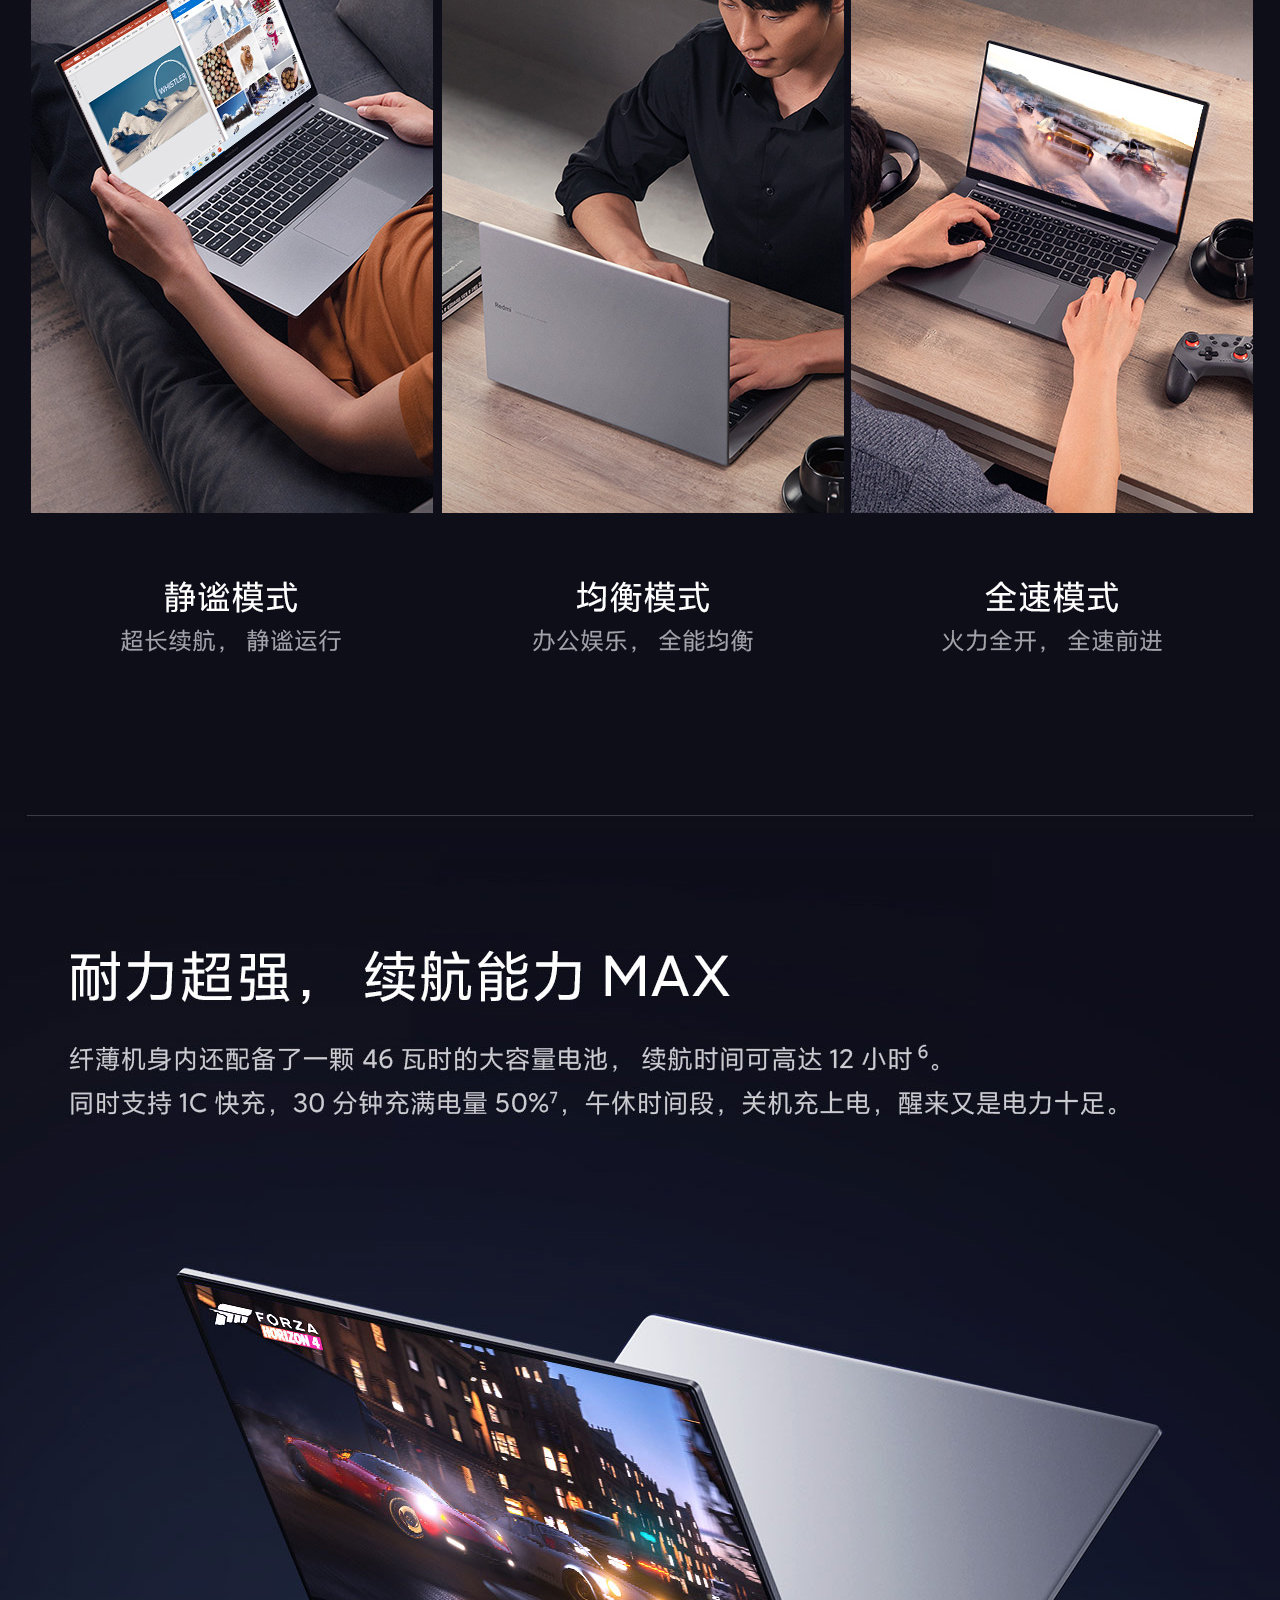
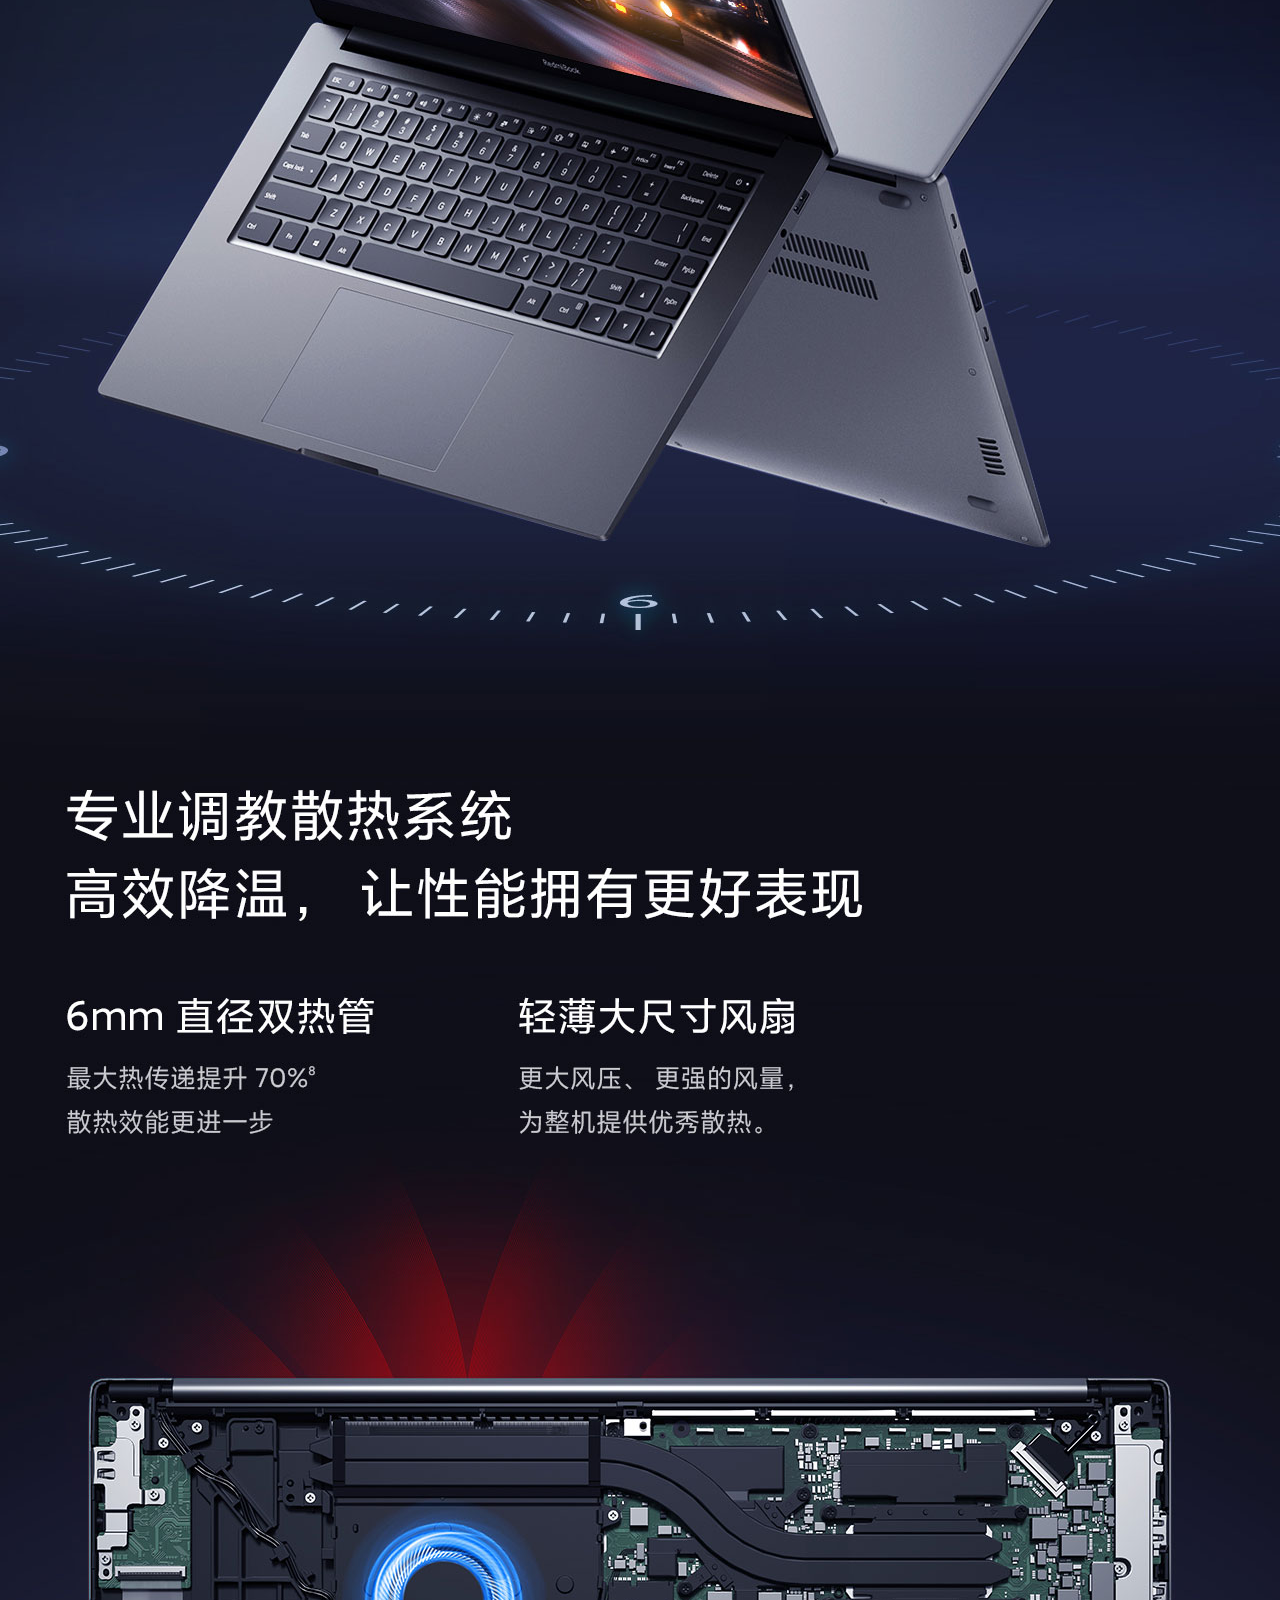
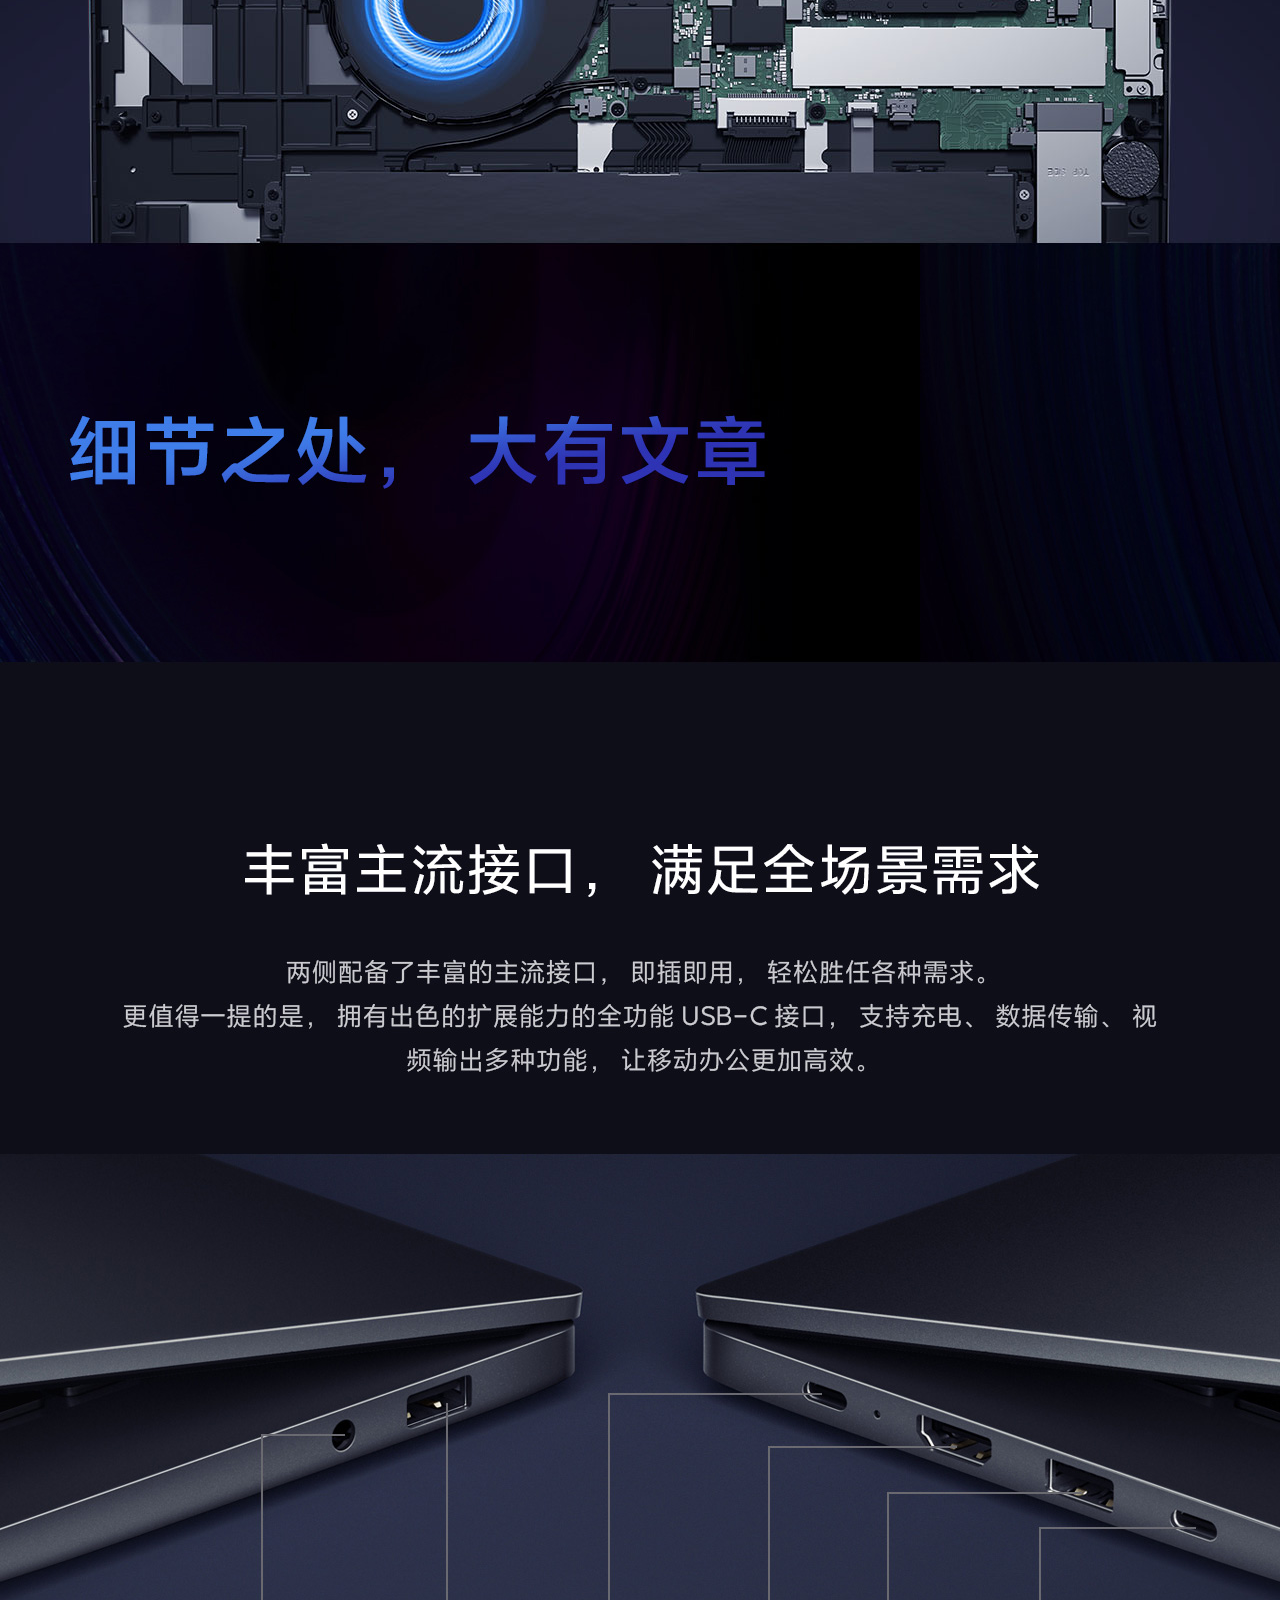
<file: details - 副本.html>
<!DOCTYPE html>
<html>
	<head>
		<meta charset="utf-8">
		<link rel="stylesheet" type="text/css" href="css/reset.css" />
		<link rel="stylesheet" type="text/css" href="css/details.css" />
		<link rel="stylesheet" type="text/css" href="lib/swiper/swiper-bundle.min.css" />
		<title></title>
		<style type="text/css">
			.swiper-pagination-bullet{
				width: 30px;
				height: 3px;
				border-radius: 0;
				--swiper-theme-color: rgb(163,163,163);
			}
		</style>
	</head>
	<body>
		<!-- 头部 -->
		<div class="top">
			<div class="container clearfix">
				<!-- 头部左 -->
				<div class="top_left fl">
					<ul>
						<li><a href="#">小米商城</a></li><span>|</span>
						<li><a href="#">MIUI</a></li><span>|</span>
						<li><a href="#">loT</a></li><span>|</span>
						<li><a href="#">云服务</a></li><span>|</span>
						<li><a href="#">金融</a></li><span>|</span>
						<li><a href="#">有品</a></li><span>|</span>
						<li><a href="#">小爱开放平台</a></li><span>|</span>
						<li><a href="#">企业团购</a></li><span>|</span>
						<li><a href="#">资质证照</a></li><span>|</span>
						<li><a href="#">协议为则</a></li><span>|</span>
						<li><a href="#">下载app</a></li><span>|</span>
						<li><a href="#">智能生活</a></li><span>|</span>
						<li><a href="#">Select Location</a></li>
					</ul>
				</div>
				<div class="top_right fr">
					<ul>
						<li><a href="#">登录</a></li><span>|</span>
						<li><a href="zc.html">注册</a></li><span>|</span>
						<li><a href="#">消息通知</a></li>
						<li class="cart"><a href="#">购物车<span class="cart_num">(0)</span></a></li>
					</ul>
				</div>
			</div>
		</div>
		<!-- 导航栏 -->
		<div class="nav">
			<div class="container clearfix">
				<div class="logo fl">
					<a href="index.html"></a>
				</div>
				<div class="nav_nav fl">
					<ul>
						<li><a href="#">小米手机</a></li>
						<li><a href="#">Redmi 红米</a></li>
						<li><a href="#">电视</a></li>
						<li><a href="#">笔记本</a></li>
						<li><a href="#">家电</a></li>
						<li><a href="#">路由器</a></li>
						<li><a href="#">智能硬件</a></li>
						<li><a href="#">服务</a></li>
						<li><a href="#">社区</a></li>
					</ul>
				</div>
				<div class="search fr">
					<input type="button" name="" id="" value="" class="btn fr" />
					<input type="text" id="" value="" class="input fr" />
				</div>
			</div>
		</div>

		<!-- 商品介绍 -->
		<div class="introduce">
			<div class="container">

				<div class="introduce_left fl">
					<!-- Swiper -->
					<div class="swiper-container">
						<div class="swiper-wrapper">
							<div class="swiper-slide"><img class="img" src="img/details/787762a4-d0ee-4f29-b1b0-b2a91b188404.png"></div>
							<div class="swiper-slide"><img src="img/details/a2be1f0d-c33d-40f1-a663-60a5f0005bb4.png"></div>
							<div class="swiper-slide"><img src="img/details/b795c784-5bd3-4b9c-b5d4-8a26da75d3f8.png"></div>
							<div class="swiper-slide"><img src="img/details/d4dc09a5-db57-4ca8-bb6c-b5b2a1a99ce7.png"></div>
							<div class="swiper-slide"><img src="img/details/ebaae15c-fdf6-412a-b5a3-d1ceffc38c94.png"></div>
						</div>
						<!-- Add Pagination -->
						<div class="swiper-pagination" style="top: 83%;"></div>
						<!-- Add Arrows -->
						<div class="swiper-button-next" style="--swiper-theme-color: rgb(163,163,163);--swiper-navigation-size: 30px;"></div>
						<div class="swiper-button-prev" style="--swiper-theme-color: rgb(163,163,163);--swiper-navigation-size: 30px;"></div>
					</div>

				</div>
				<div class="introduce_frig fr" data-id="3">
					<div class="name">
						<h2 class="title">游戏本2019款</h2>
						<p class="intr">九代酷睿标压处理器 / 144Hz 刷新率 / 3+2包围式热管 / 12V 台机级别散热风扇 / 72%色域</p>
						<p class="self">小米自营</p>
						<span class="present_price">5999</span>
						<span class="original_price">7499元</span>
					</div>
					<div class="addr">
						<p>请选择收货地址</p>
						<select name="province3"></select>
						<select name="city3"></select>
						<select name="area3"></select>
					</div>
					<div class="set_meal">
						<p>选择版本</p>
						<ul>
							<li>i7 16G 512GB</li>
							<li>i7 16G 1T PCIe</li>
						</ul>
						<p>选择版本</p>
						<ul>
							<li>灰色</li>
						</ul>
					</div>
					<div class="price">
						<span class="intr">游戏本2019款 i7-9750H 16G 1T PCIe GTX 1660Ti 144Hz 深空灰</span>
						<span class="fr">
							<p class="dele fr">7499元</p>
							<p class="fr">8999元</p>
						</span>

						<p class=" self">总计：7499元</p>
					</div>
					<div class="go_cart">
						<ul>
							<li><a class="add_cart" href="cart.html">加入购物车</a></li>
							<li>喜欢</li>
						</ul>
					</div>
					<div class="info">
						<ul>
							<li><img src="img/details/0245.png">小米自营</li>
							<li><img src="img/details/0245.png">小米发货</li>
							<li><img src="img/details/0245.png">7天无理由退货</li>
							<li><img src="img/details/0245.png">运费说明</li>
							<li><img src="img/details/0245.png">企业信息</li>
							<br>
							<li><img src="img/details/0245.png">7天价格保护</li>
						</ul>

					</div>
				</div>
			</div>

		</div>
		<div class="con">
			<div class="con_top">
				<li>商品详情</li>
				
				<li>参数规格</li>
			</div>
			<div class="con_photo">
				<li>
					<img src="img/details/ia_100000234.jpg" style="height: 1942px;">
					<img src="img/details/ia_100000235.jpg">
					<img src="img/details/ia_100000236.jpg">
					<img src="img/details/ia_100000237.jpg">
					<img src="img/details/ia_100000238.jpg">
					<img src="img/details/ia_100000239.jpg">
					<img src="img/details/ia_100000240.jpg">
					<img src="img/details/ia_100000241.jpg">
					<img src="img/details/ia_100000242.jpg">
					<img src="img/details/ia_100000243.jpg">
					<img src="img/details/ia_100000244.jpg">
					<img src="img/details/ia_100000245.jpg">
				</li>

				<li style="display: none;">
					<img src="img/details/ia_100000248.jpg">
					<img src="img/details/ia_100000249.jpg">
					<img src="img/details/ia_100000250.jpg">
					<img src="img/details/ia_100000251.jpg">
				</li>
			</div>
			<div class="footer">
				<div class="container">
					<h3>官方微信</h3>
					<img src="img/details/ia_100000246.jpg" style="width: 1226px;">
					<h3>价格说明</h3>
					<img src="img/details/ia_100000247.jpeg">
				</div>

			</div>
		</div>
		<!-- 页脚 -->
		<div class="footer1">
			<div class="container">
				<div class="service clearfix">
					<li><a href="#">预约维修服务</a></li><span>|</span>
					<li><a href="#">7天无理由退货</a></li><span>|</span>
					<li><a href="#">15天免费换货</a></li><span>|</span>
					<li><a href="#">满99元包邮</a></li><span>|</span>
					<li><a href="#">520余家售后网点</a></li>
				</div>
				<div class="footer_links">
					<ul>
						<li>帮助中心</li>
						<li><a href="#">账户管理</a></li>
						<li><a href="#">购物指南</a></li>
						<li><a href="#">订单操作</a></li>
					</ul>
					<ul>
						<li>服务支持</li>
						<li><a href="#">售后政策</a></li>
						<li><a href="#">自助服务</a></li>
						<li><a href="#">相关下载</a></li>
					</ul>
					<ul>
						<li>线下门店</li>
						<li><a href="#">小米之家</a></li>
						<li><a href="#">服务网店</a></li>
						<li><a href="#">授权体验店</a></li>
					</ul>
					<ul>
						<li>关于小米</li>
						<li><a href="#">了解小米</a></li>
						<li><a href="#">加入小米</a></li>
						<li><a href="#">投资者关系</a></li>
					</ul>
					<ul>
						<li>关注我们</li>
						<li><a href="#">新浪微博</a></li>
						<li><a href="#">官方微信</a></li>
						<li><a href="#">联系我们</a></li>
					</ul>
					<ul>
						<li>特色服务</li>
						<li><a href="#">F码通道</a></li>
						<li><a href="#">礼物码</a></li>
						<li><a href="#">防伪查询</a></li>
					</ul>
					<ul class="fr">
						<li>400-100-5678</li>
						<li>8:00-18:00(仅收市话费)</li>
						<li><a href="#" class="customer" style="color: #FF6700;">人工客服</a></li>
						<li>关注小米：<a href="#"><img src="img/index/ia_200000465.png"></a><a href="#"><img src="img/index/ia_200000466.png"></a></li>
					</ul>
				</div>
			</div>
		</div>
		<div class="info1">
			<div class="container">
				<div class="fl"><img src="img/index/ia_200000467.png"></div>
				<div class="info1_fr fl">
					<ul class="list">
						<li><a href="">小米商城</a></li> <span>|</span>
						<li><a href="">MIUI</a></li> <span>|</span>
						<li><a href="">米家</a></li> <span>|</span>
						<li><a href="">米聊</a></li> <span>|</span>
						<li><a href="">多看</a></li> <span>|</span>
						<li><a href="">游戏</a></li> <span>|</span>
						<li><a href="">政企服务</a></li> <span>|</span>
						<li><a href="">小米天猫店</a></li> <span>|</span>
						<li><a href="">小米集团隐私政策</a></li> <span>|</span>
						<li><a href="">小米公司儿童信息保护规则</a></li> <span>|</span>
						<li><a href="">小米商城隐私政策</a></li> <span>|</span>
						<li><a href="">小米商城用户协议 </a></li> <span>|</span>
						<li><a href="">问题反馈 </a></li> <span>|</span>
						<li><a href="">Select Location</a></li>
					</ul>
					<p>© mi.com 京ICP证110507号 京ICP备10046444号 京公网安备11010802020134号 京网文[2020]0276-042号</p>
					<p>（京）网械平台备字（2018）第00005号 互联网药品信息服务资格证 (京)-非经营性-2014-0090 营业执照 医疗器械质量公告</p>
					<p>增值电信业务许可证 网络食品经营备案 京食药网食备201810017 食品经营许可证</p>
					<p>违法和不良信息举报电话：171-5104-4404 知识产权侵权投诉 本网站所列数据，除特殊说明，所有数据均出自我司实验室测试</p>
					<ul class="info1_links">
						<a href="#"><img src="img/index/ia_200000375.png" style="width: 85px;height: 28px;"></a>
						<a href="#"><img src="img/index/ia_200000376.png"></a>
						<a href="#"><img src="img/index/ia_200000377.png"></a>
						<a href="#"><img src="img/index/ia_200000378.png"></a>
						<a href="#"><img src="img/index/ia_200000379.png"></a>
					</ul>
					<div class="btt">
						<img src="img/index/ia_200000468.png">
					</div>
				</div>
			</div>

		</div>

		<script src="lib/jQuery/jquery-3.5.1.min.js" type="text/javascript" charset="utf-8"></script>
		<script src="lib/swiper/swiper-bundle.min.js" type="text/javascript" charset="utf-8"></script>
		<script src="lib/PCASClass.js" type="text/javascript" charset="utf-8"></script>
		<script src="js/details.js" type="text/javascript" charset="utf-8"></script>
	</body>
</html>
</file>
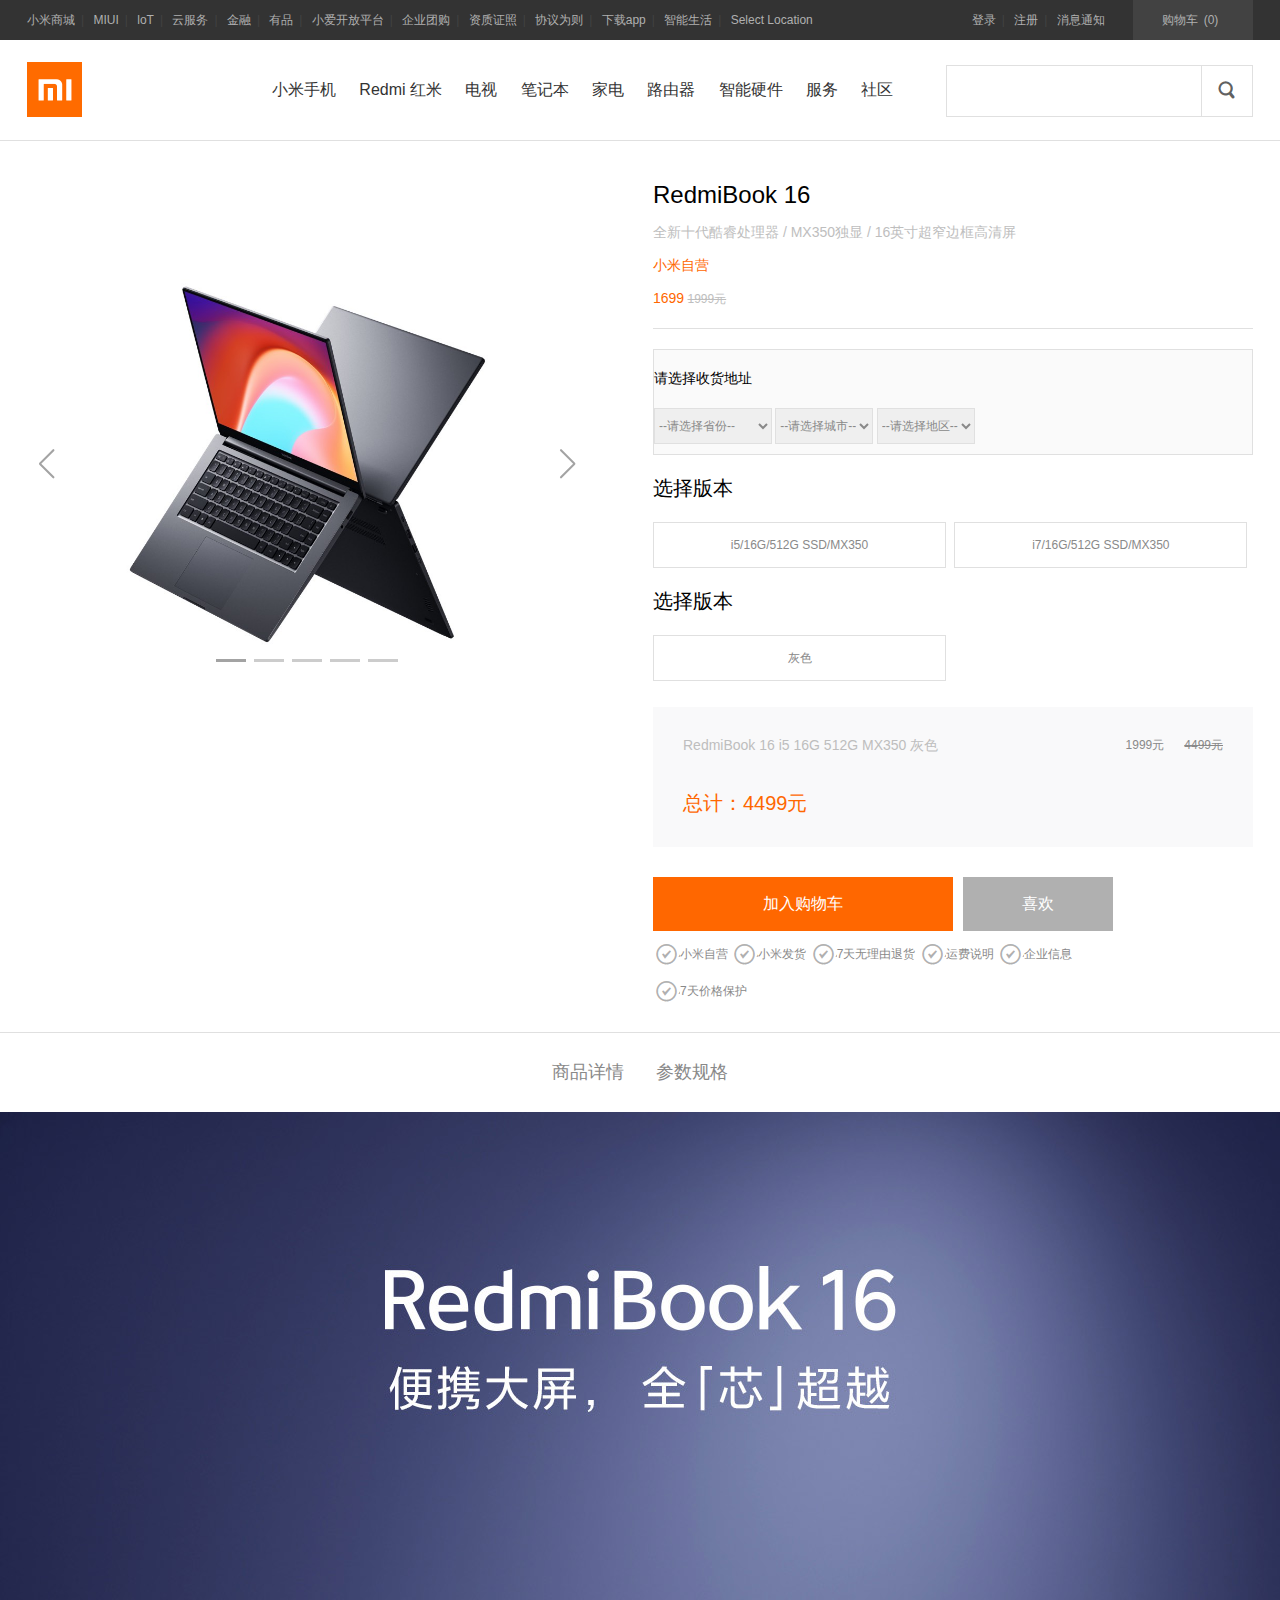
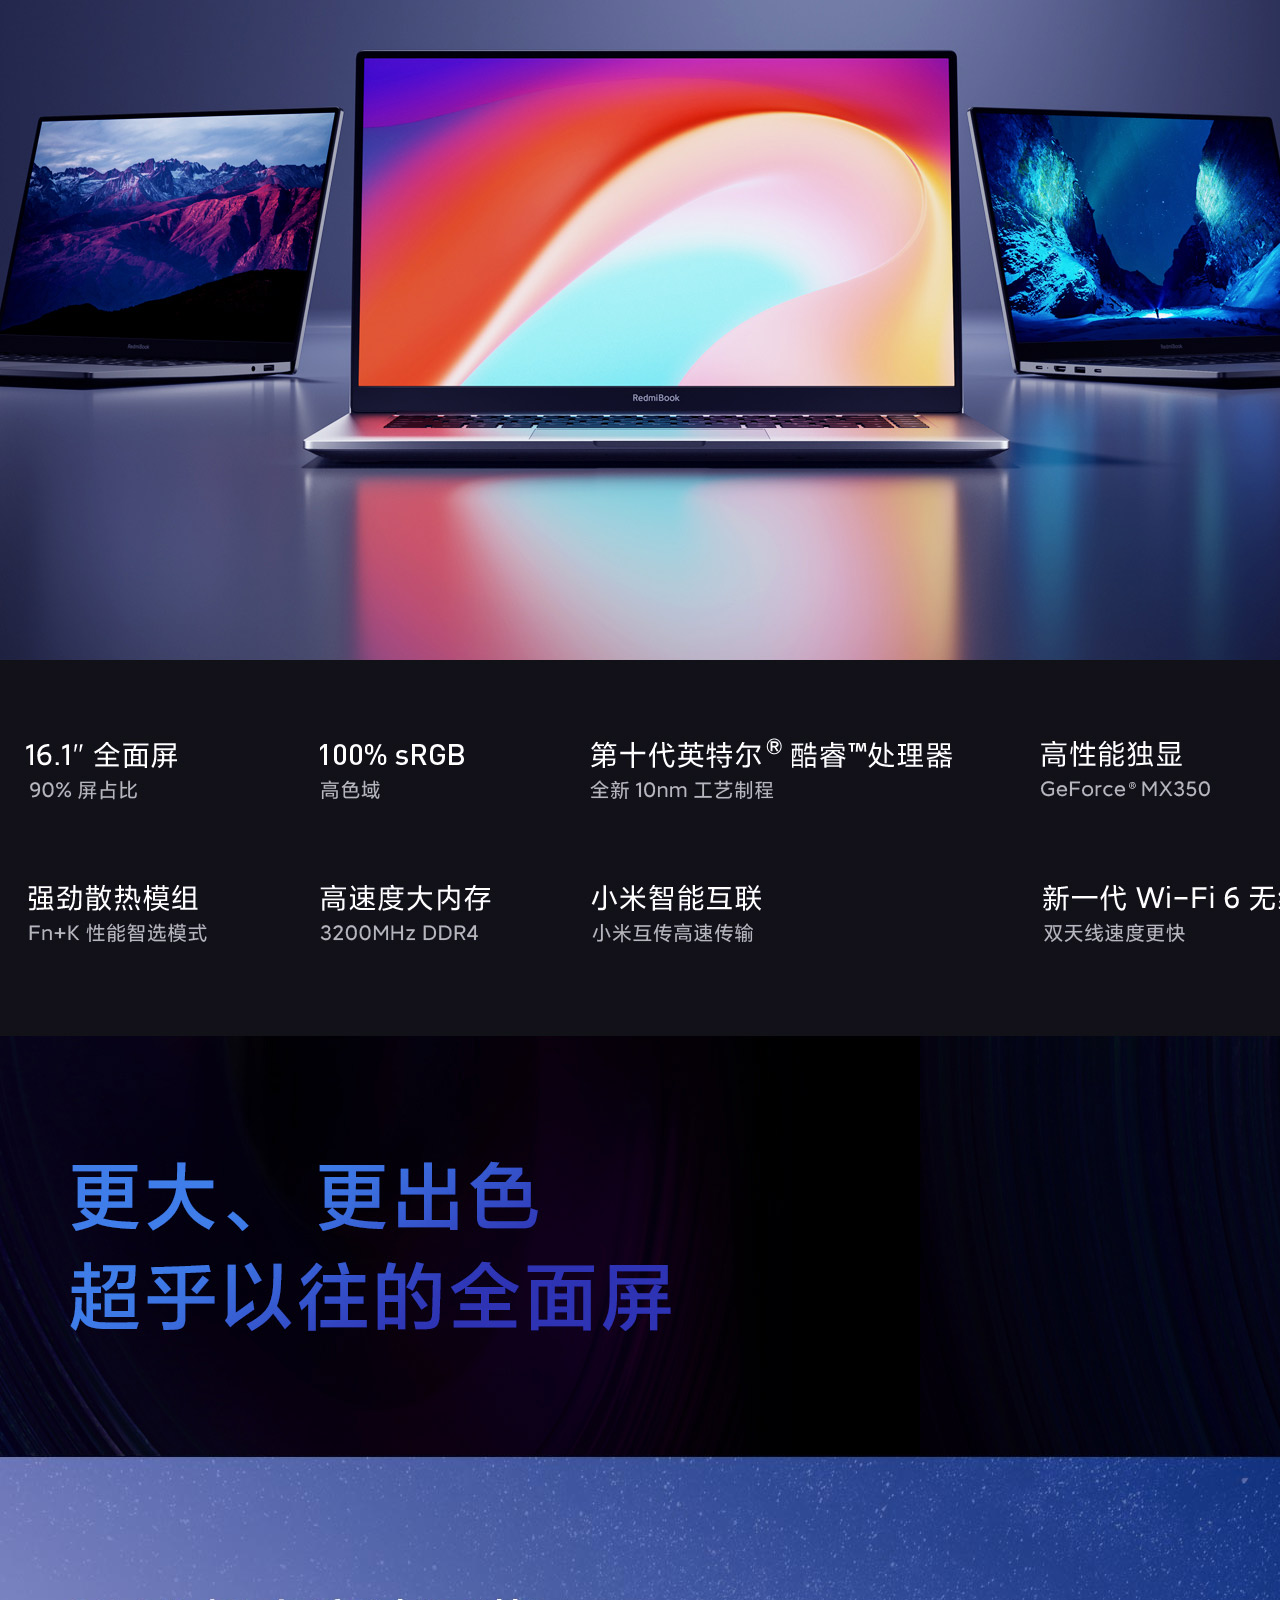
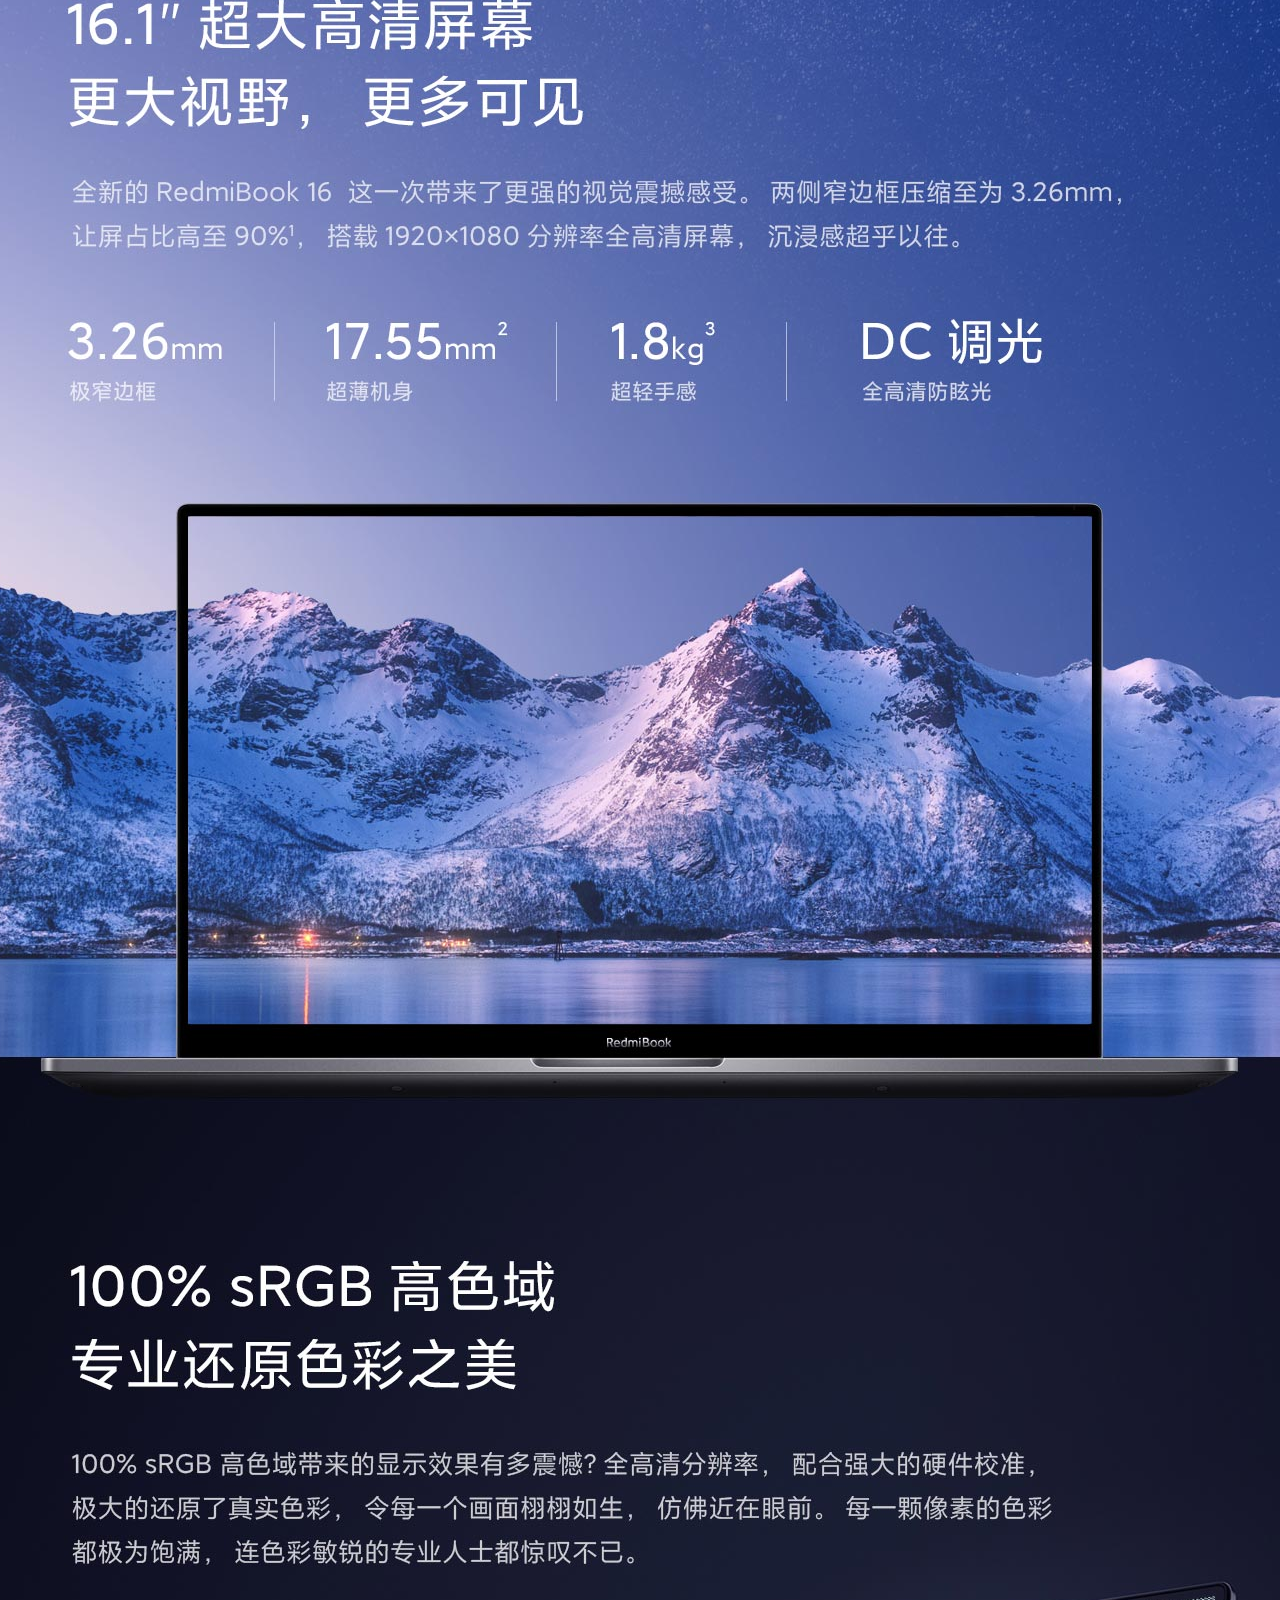
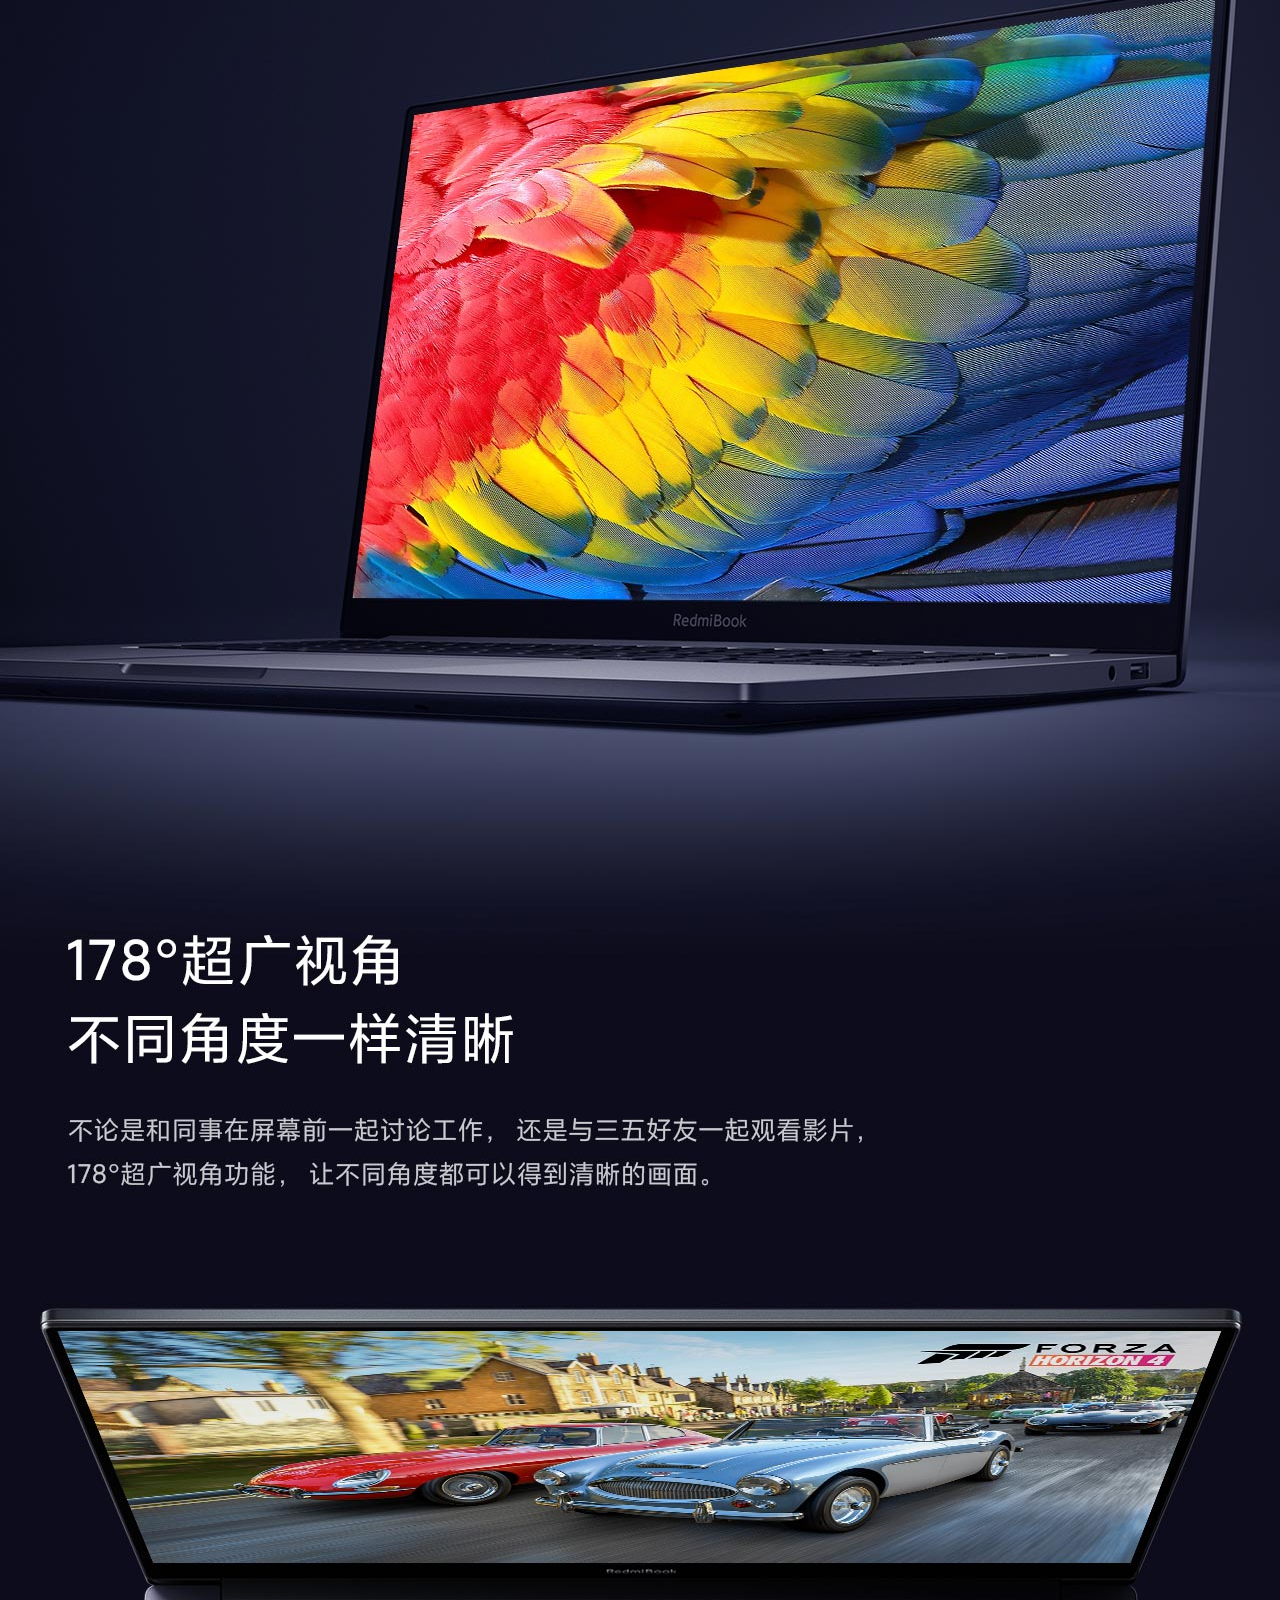
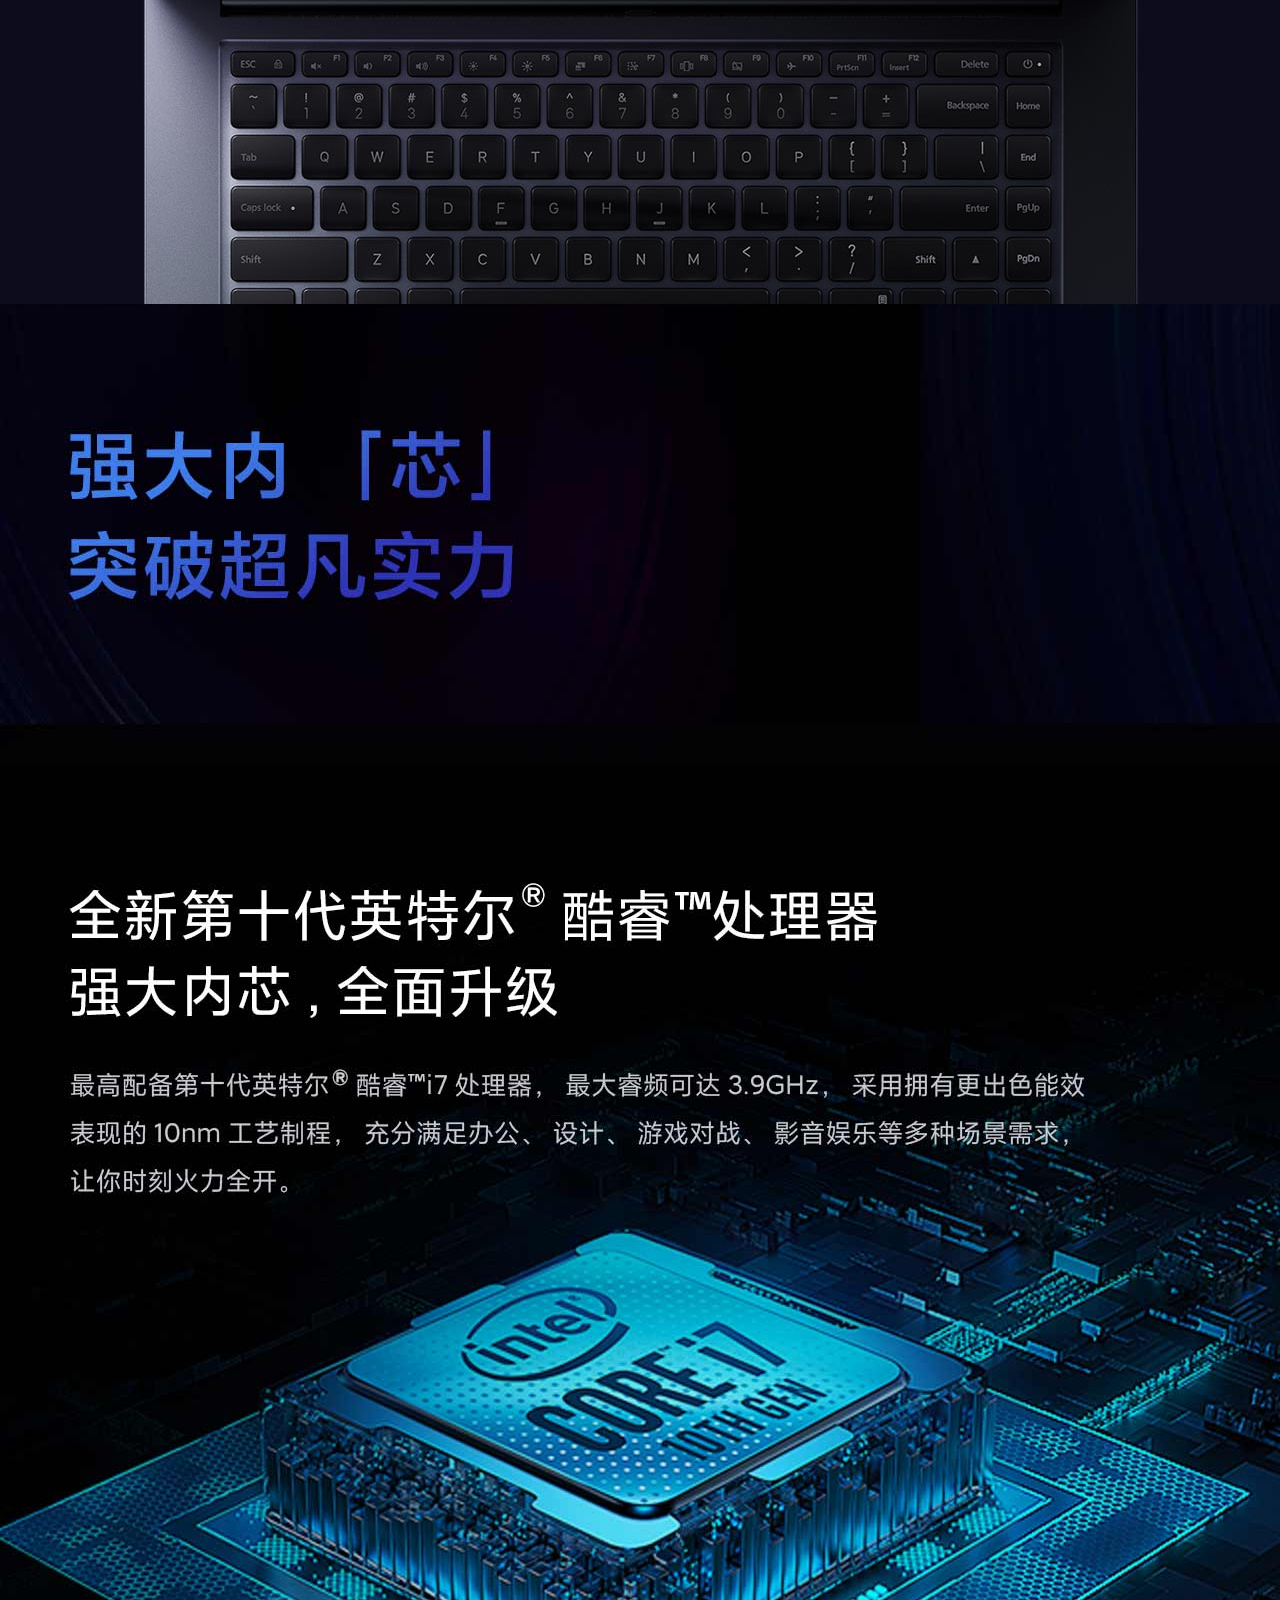
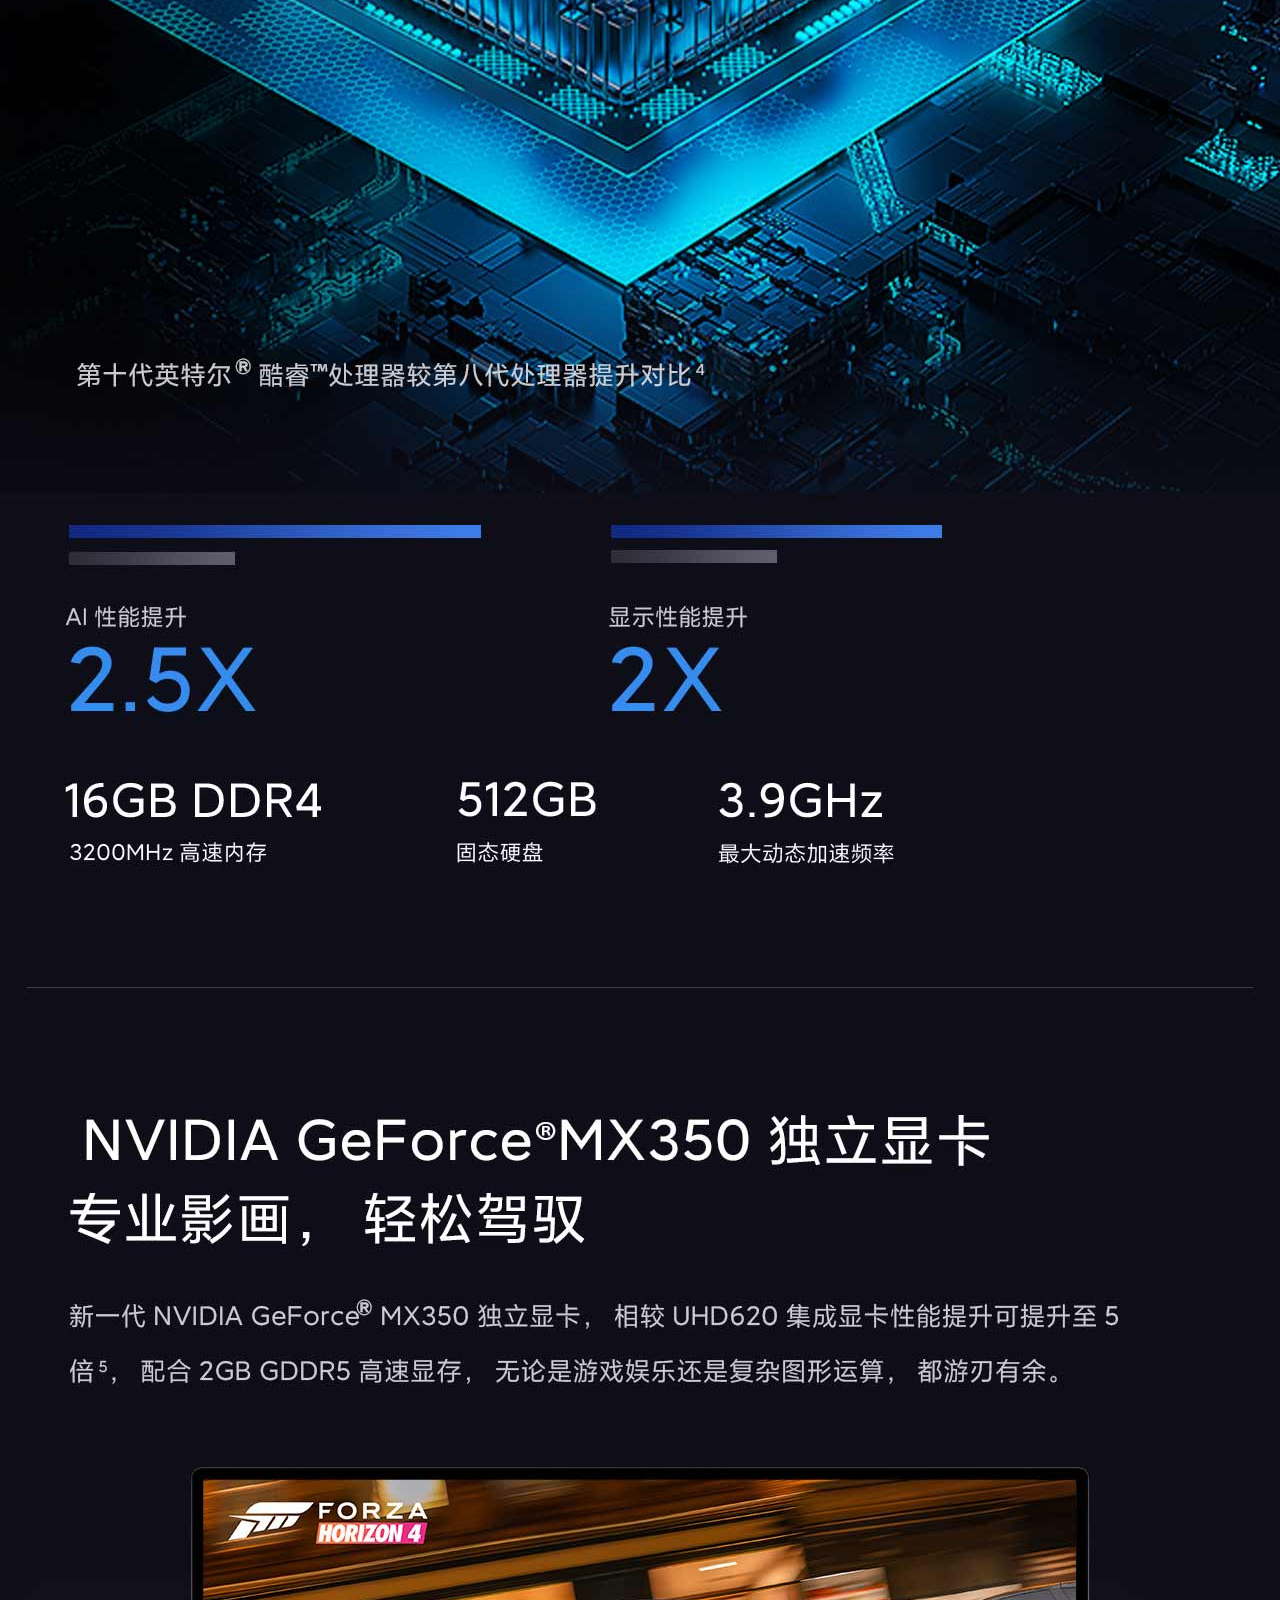
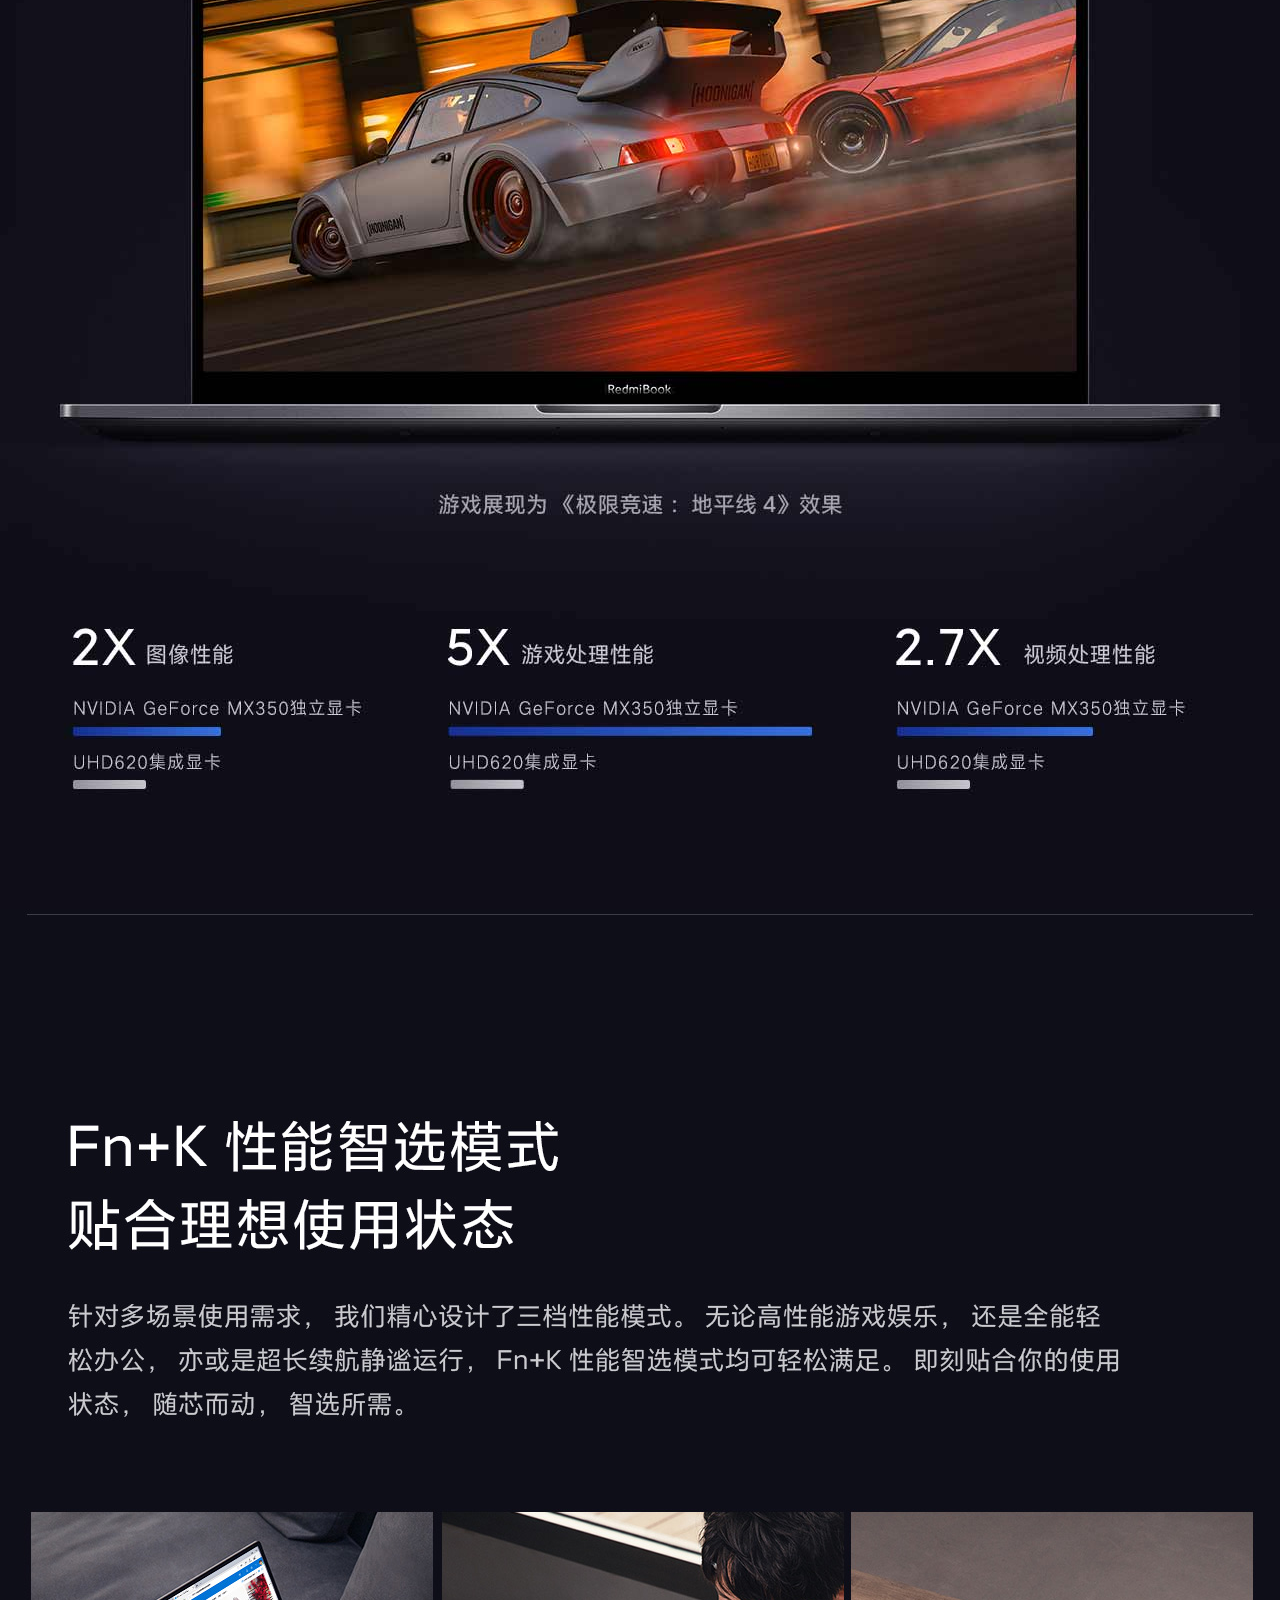
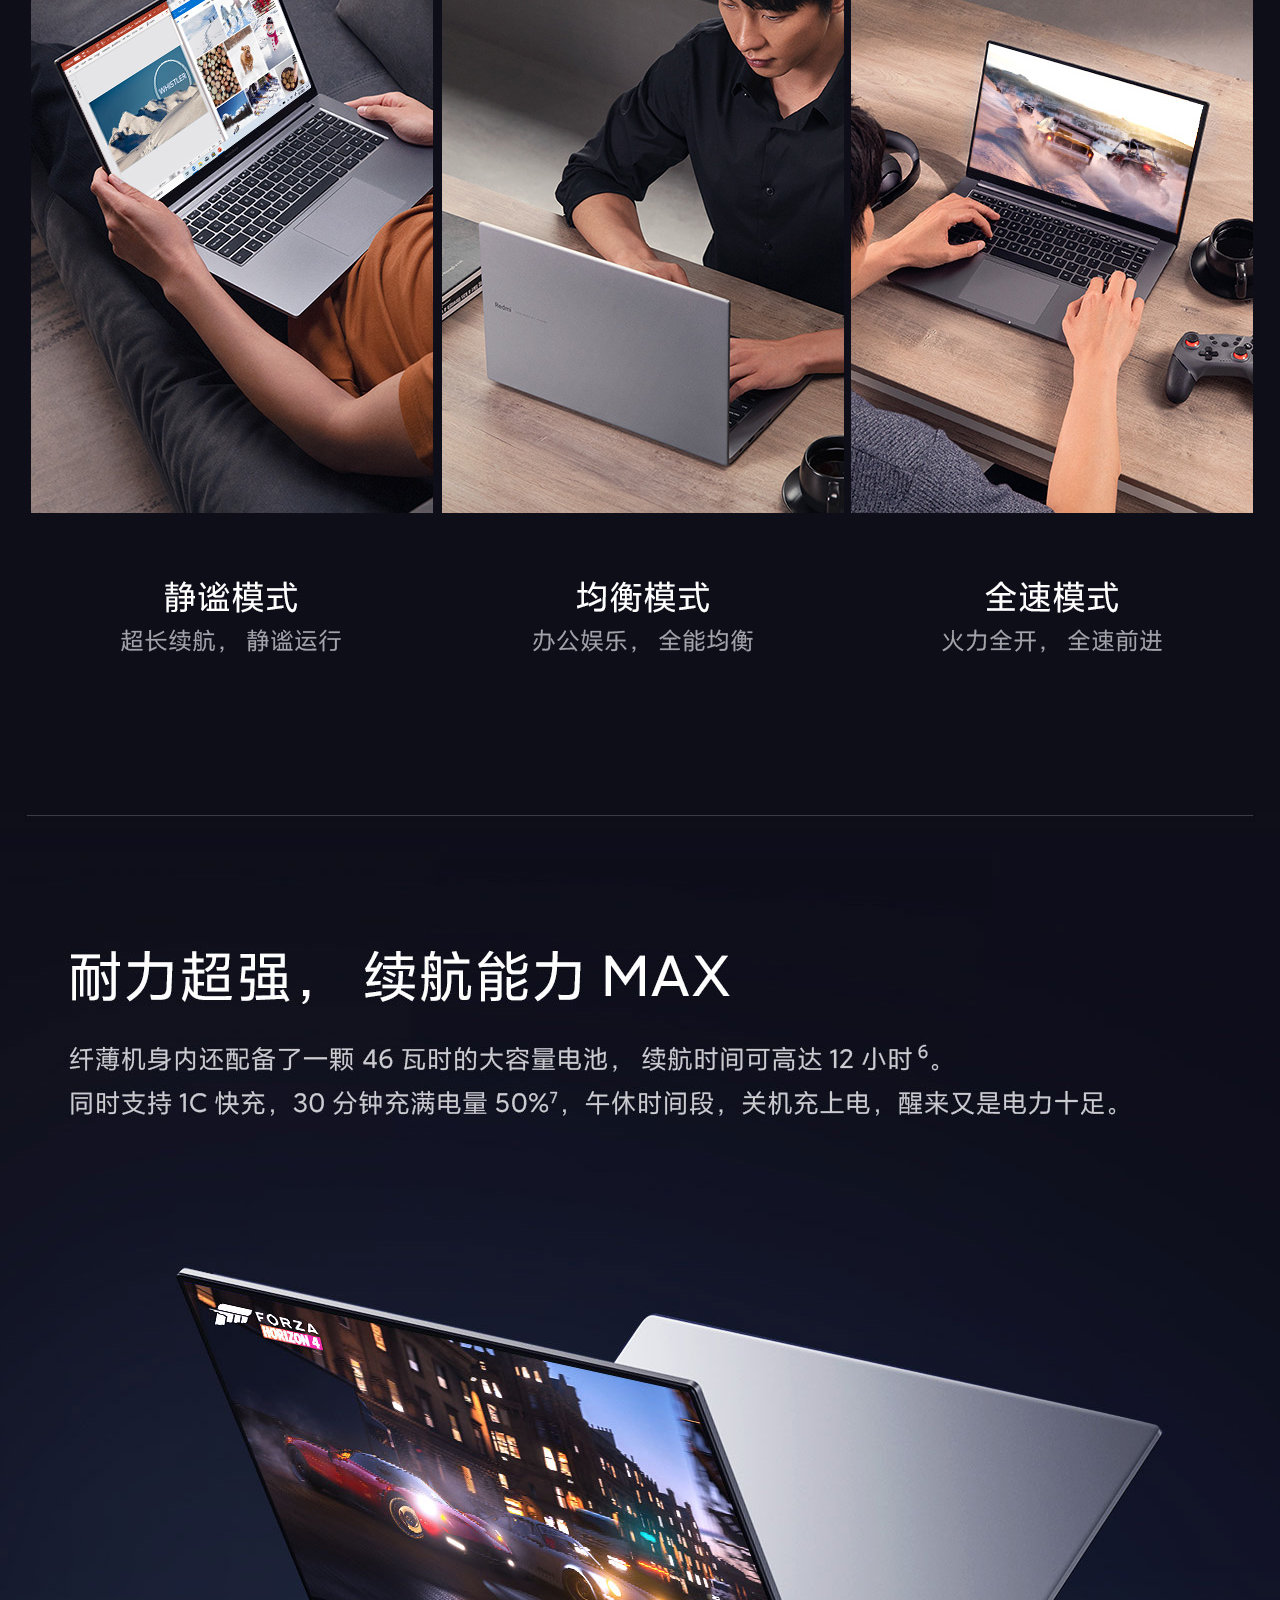
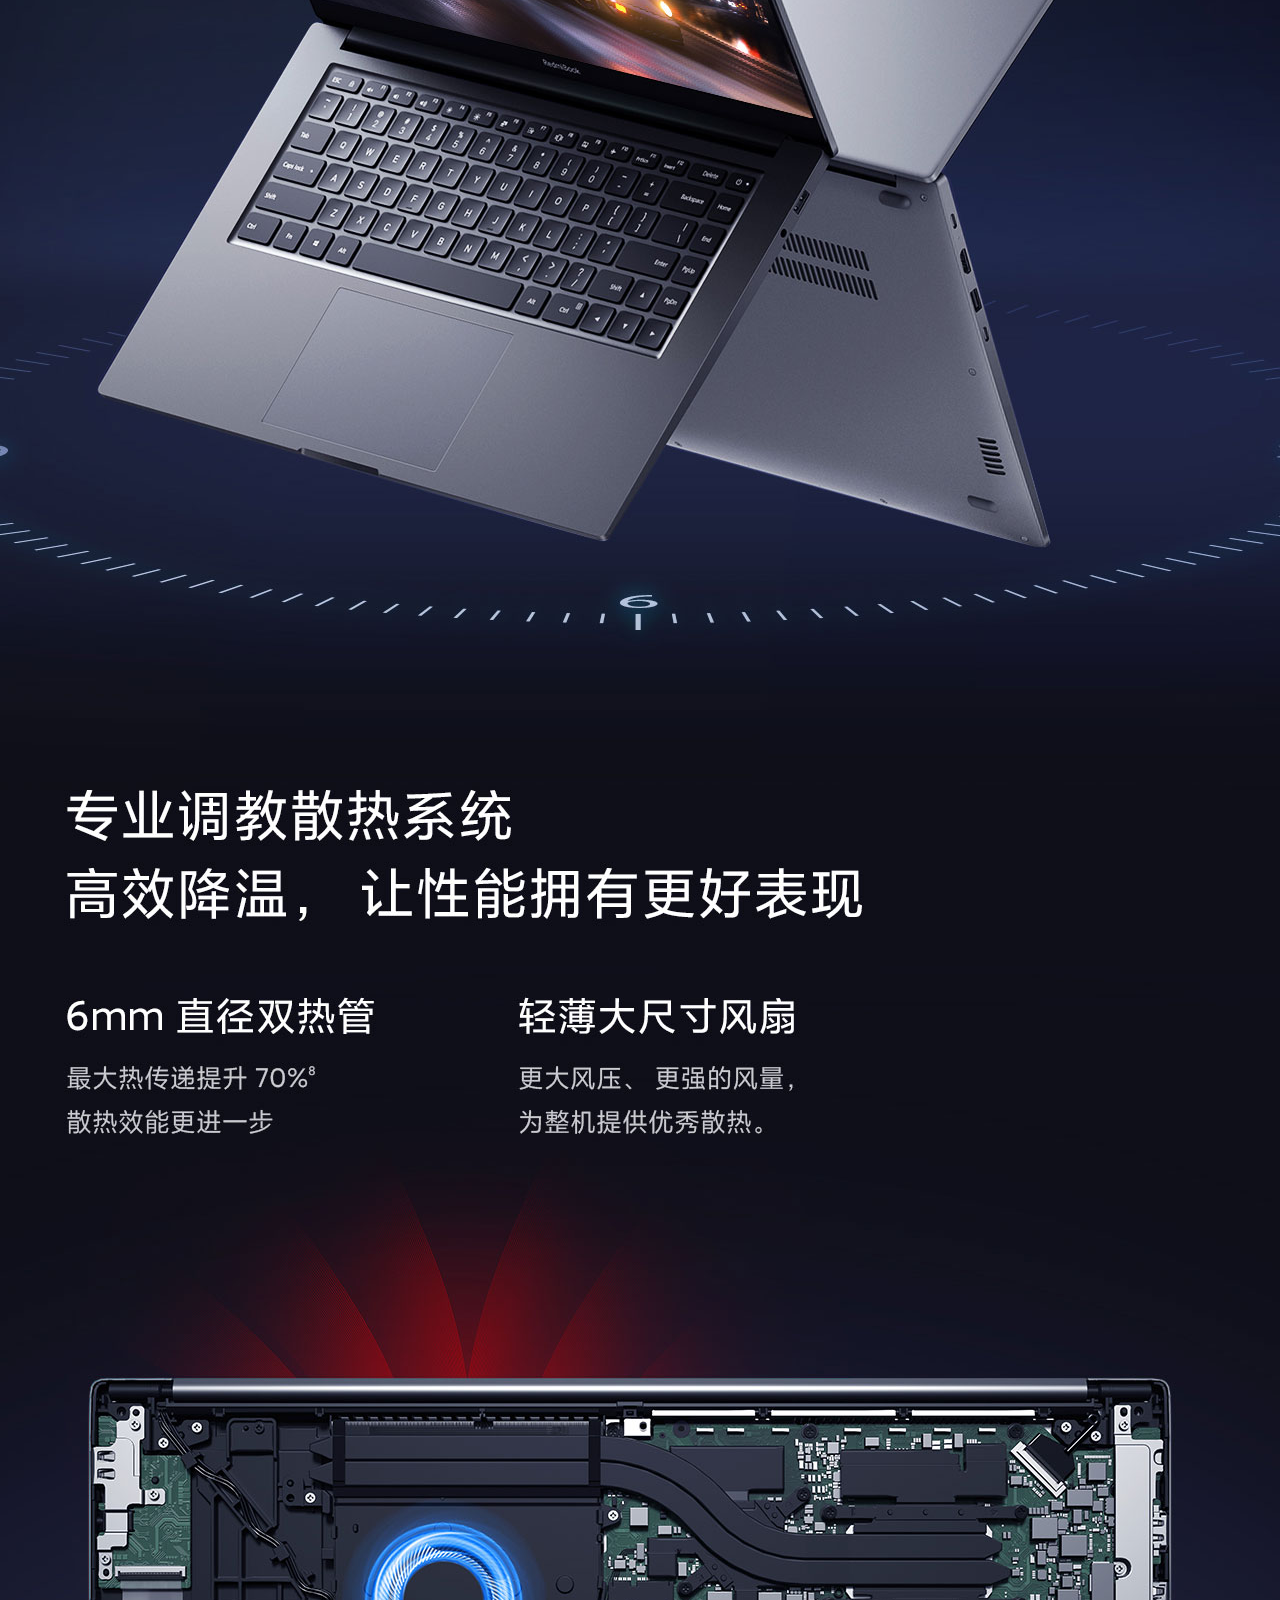
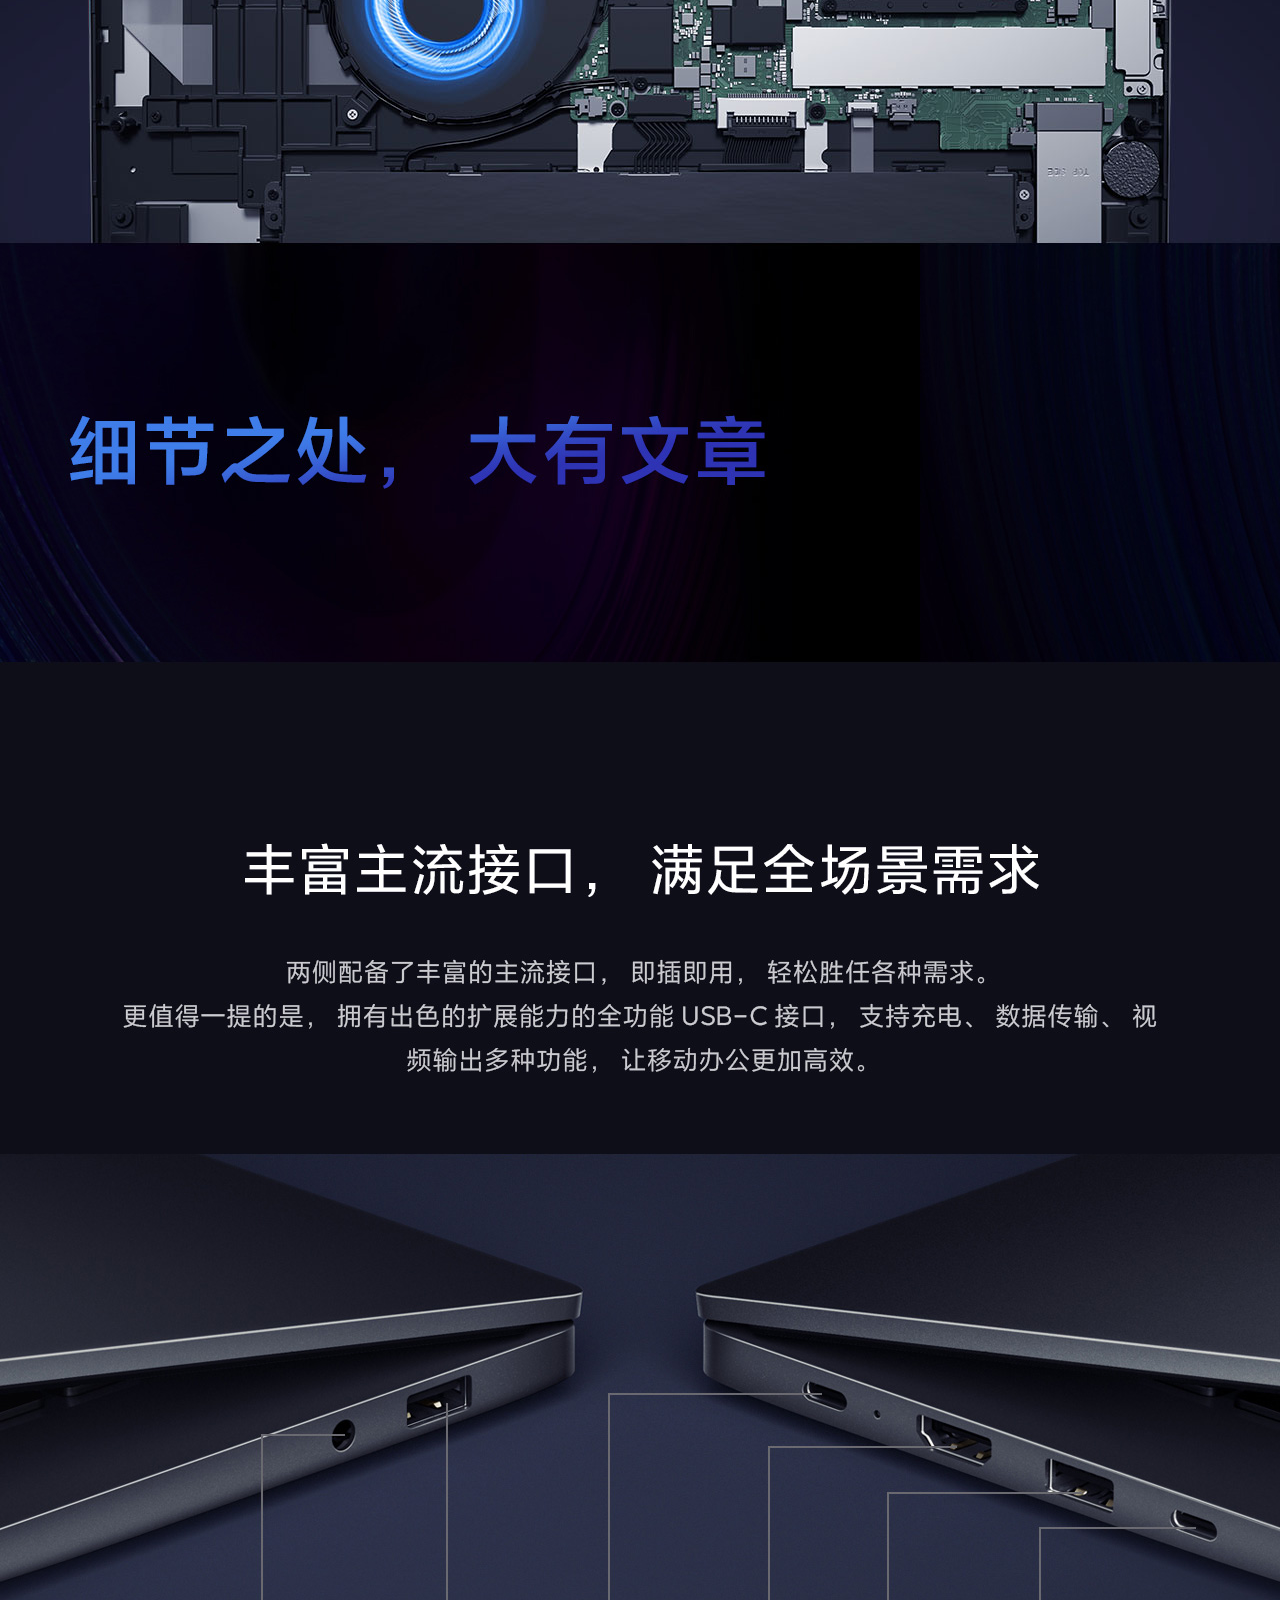
<file: details.html>
<!DOCTYPE html>
<html>
	<head>
		<meta charset="utf-8">
		<link rel="stylesheet" type="text/css" href="css/reset.css" />
		<link rel="stylesheet" type="text/css" href="css/details.css" />
		<link rel="stylesheet" type="text/css" href="lib/swiper/swiper-bundle.min.css" />
		<title></title>
		<style type="text/css">
			.swiper-pagination-bullet{
				width: 30px;
				height: 3px;
				border-radius: 0;
				--swiper-theme-color: rgb(163,163,163);
			}
		</style>
	</head>
	<body>
		<!-- 头部 -->
		<div class="top">
			<div class="container clearfix">
				<!-- 头部左 -->
				<div class="top_left fl">
					<ul>
						<li><a href="#">小米商城</a></li><span>|</span>
						<li><a href="#">MIUI</a></li><span>|</span>
						<li><a href="#">loT</a></li><span>|</span>
						<li><a href="#">云服务</a></li><span>|</span>
						<li><a href="#">金融</a></li><span>|</span>
						<li><a href="#">有品</a></li><span>|</span>
						<li><a href="#">小爱开放平台</a></li><span>|</span>
						<li><a href="#">企业团购</a></li><span>|</span>
						<li><a href="#">资质证照</a></li><span>|</span>
						<li><a href="#">协议为则</a></li><span>|</span>
						<li><a href="#">下载app</a></li><span>|</span>
						<li><a href="#">智能生活</a></li><span>|</span>
						<li><a href="#">Select Location</a></li>
					</ul>
				</div>
				<div class="top_right fr">
					<ul>
						<li><a href="#">登录</a></li><span>|</span>
						<li><a href="zc.html">注册</a></li><span>|</span>
						<li><a href="#">消息通知</a></li>
						<li class="cart"><a href="#">购物车<span class="cart_num">(0)</span></a></li>
					</ul>
				</div>
			</div>
		</div>
		<!-- 导航栏 -->
		<div class="nav">
			<div class="container clearfix">
				<div class="logo fl">
					<a href="index.html"></a>
				</div>
				<div class="nav_nav fl">
					<ul>
						<li><a href="#">小米手机</a></li>
						<li><a href="#">Redmi 红米</a></li>
						<li><a href="#">电视</a></li>
						<li><a href="#">笔记本</a></li>
						<li><a href="#">家电</a></li>
						<li><a href="#">路由器</a></li>
						<li><a href="#">智能硬件</a></li>
						<li><a href="#">服务</a></li>
						<li><a href="#">社区</a></li>
					</ul>
				</div>
				<div class="search fr">
					<input type="button" name="" id="" value="" class="btn fr" />
					<input type="text" id="" value="" class="input fr" />
				</div>
			</div>
		</div>

		<!-- 商品介绍 -->
		<div class="introduce">
			<div class="container">

				<div class="introduce_left fl">
					<!-- Swiper -->
					<div class="swiper-container">
						<div class="swiper-wrapper">
							<div class="swiper-slide"><img src="img/details/ia_100000229.jpg"></div>
							<div class="swiper-slide"><img src="img/details/ia_100000230.jpg"></div>
							<div class="swiper-slide"><img src="img/details/ia_100000231.jpg"></div>
							<div class="swiper-slide"><img src="img/details/ia_100000232.jpg"></div>
							<div class="swiper-slide"><img class="img" src="img/details/ia_100000233.jpg"></div>
						</div>
						<!-- Add Pagination -->
						<div class="swiper-pagination" style="top: 83%;"></div>
						<!-- Add Arrows -->
						<div class="swiper-button-next" style="--swiper-theme-color: rgb(163,163,163);--swiper-navigation-size: 30px;"></div>
						<div class="swiper-button-prev" style="--swiper-theme-color: rgb(163,163,163);--swiper-navigation-size: 30px;"></div>
					</div>

				</div>
				<div class="introduce_frig fr" data-id="1">
					<div class="name">
						<h2 class="title">RedmiBook 16</h2>
						<p class="intr">全新十代酷睿处理器 / MX350独显 / 16英寸超窄边框高清屏</p>
						<p class="self">小米自营</p>
						<span class="present_price">1699</span>
						<span class="original_price">1999元</span>
					</div>
					<div class="addr">
						<p>请选择收货地址</p>
						<select name="province3"></select>
						<select name="city3"></select>
						<select name="area3"></select>
					</div>
					<div class="set_meal">
						<p>选择版本</p>
						<ul>
							<li>i5/16G/512G SSD/MX350</li>
							<li>i7/16G/512G SSD/MX350</li>
						</ul>
						<p>选择版本</p>
						<ul>
							<li>灰色</li>
						</ul>
					</div>
					<div class="price">
						<span class="intr">RedmiBook 16 i5 16G 512G MX350 灰色</span>
						<span class="fr">
							<p class="dele fr">4499元</p>
							<p class="fr">1999元</p>
						</span>

						<p class=" self">总计：4499元</p>
					</div>
					<div class="go_cart">
						<ul>
							<li><a class="add_cart" href="cart.html">加入购物车</a></li>
							<li>喜欢</li>
						</ul>
					</div>
					<div class="info">
						<ul>
							<li><img src="img/details/0245.png">小米自营</li>
							<li><img src="img/details/0245.png">小米发货</li>
							<li><img src="img/details/0245.png">7天无理由退货</li>
							<li><img src="img/details/0245.png">运费说明</li>
							<li><img src="img/details/0245.png">企业信息</li>
							<br>
							<li><img src="img/details/0245.png">7天价格保护</li>
						</ul>

					</div>
				</div>
			</div>

		</div>
		<div class="con">
			<div class="con_top">
				<li>商品详情</li>
				
				<li>参数规格</li>
			</div>
			<div class="con_photo">
				<li>
					<img src="img/details/ia_100000234.jpg" style="height: 1942px;">
					<img src="img/details/ia_100000235.jpg">
					<img src="img/details/ia_100000236.jpg">
					<img src="img/details/ia_100000237.jpg">
					<img src="img/details/ia_100000238.jpg">
					<img src="img/details/ia_100000239.jpg">
					<img src="img/details/ia_100000240.jpg">
					<img src="img/details/ia_100000241.jpg">
					<img src="img/details/ia_100000242.jpg">
					<img src="img/details/ia_100000243.jpg">
					<img src="img/details/ia_100000244.jpg">
					<img src="img/details/ia_100000245.jpg">
				</li>

				<li style="display: none;">
					<img src="img/details/ia_100000248.jpg">
					<img src="img/details/ia_100000249.jpg">
					<img src="img/details/ia_100000250.jpg">
					<img src="img/details/ia_100000251.jpg">
				</li>
			</div>
			<div class="footer">
				<div class="container">
					<h3>官方微信</h3>
					<img src="img/details/ia_100000246.jpg" style="width: 1226px;">
					<h3>价格说明</h3>
					<img src="img/details/ia_100000247.jpeg">
				</div>

			</div>
		</div>
		<!-- 页脚 -->
		<div class="footer1">
			<div class="container">
				<div class="service clearfix">
					<li><a href="#">预约维修服务</a></li><span>|</span>
					<li><a href="#">7天无理由退货</a></li><span>|</span>
					<li><a href="#">15天免费换货</a></li><span>|</span>
					<li><a href="#">满99元包邮</a></li><span>|</span>
					<li><a href="#">520余家售后网点</a></li>
				</div>
				<div class="footer_links">
					<ul>
						<li>帮助中心</li>
						<li><a href="#">账户管理</a></li>
						<li><a href="#">购物指南</a></li>
						<li><a href="#">订单操作</a></li>
					</ul>
					<ul>
						<li>服务支持</li>
						<li><a href="#">售后政策</a></li>
						<li><a href="#">自助服务</a></li>
						<li><a href="#">相关下载</a></li>
					</ul>
					<ul>
						<li>线下门店</li>
						<li><a href="#">小米之家</a></li>
						<li><a href="#">服务网店</a></li>
						<li><a href="#">授权体验店</a></li>
					</ul>
					<ul>
						<li>关于小米</li>
						<li><a href="#">了解小米</a></li>
						<li><a href="#">加入小米</a></li>
						<li><a href="#">投资者关系</a></li>
					</ul>
					<ul>
						<li>关注我们</li>
						<li><a href="#">新浪微博</a></li>
						<li><a href="#">官方微信</a></li>
						<li><a href="#">联系我们</a></li>
					</ul>
					<ul>
						<li>特色服务</li>
						<li><a href="#">F码通道</a></li>
						<li><a href="#">礼物码</a></li>
						<li><a href="#">防伪查询</a></li>
					</ul>
					<ul class="fr">
						<li>400-100-5678</li>
						<li>8:00-18:00(仅收市话费)</li>
						<li><a href="#" class="customer" style="color: #FF6700;">人工客服</a></li>
						<li>关注小米：<a href="#"><img src="img/index/ia_200000465.png"></a><a href="#"><img src="img/index/ia_200000466.png"></a></li>
					</ul>
				</div>
			</div>
		</div>
		<div class="info1">
			<div class="container">
				<div class="fl"><img src="img/index/ia_200000467.png"></div>
				<div class="info1_fr fl">
					<ul class="list">
						<li><a href="">小米商城</a></li> <span>|</span>
						<li><a href="">MIUI</a></li> <span>|</span>
						<li><a href="">米家</a></li> <span>|</span>
						<li><a href="">米聊</a></li> <span>|</span>
						<li><a href="">多看</a></li> <span>|</span>
						<li><a href="">游戏</a></li> <span>|</span>
						<li><a href="">政企服务</a></li> <span>|</span>
						<li><a href="">小米天猫店</a></li> <span>|</span>
						<li><a href="">小米集团隐私政策</a></li> <span>|</span>
						<li><a href="">小米公司儿童信息保护规则</a></li> <span>|</span>
						<li><a href="">小米商城隐私政策</a></li> <span>|</span>
						<li><a href="">小米商城用户协议 </a></li> <span>|</span>
						<li><a href="">问题反馈 </a></li> <span>|</span>
						<li><a href="">Select Location</a></li>
					</ul>
					<p>© mi.com 京ICP证110507号 京ICP备10046444号 京公网安备11010802020134号 京网文[2020]0276-042号</p>
					<p>（京）网械平台备字（2018）第00005号 互联网药品信息服务资格证 (京)-非经营性-2014-0090 营业执照 医疗器械质量公告</p>
					<p>增值电信业务许可证 网络食品经营备案 京食药网食备201810017 食品经营许可证</p>
					<p>违法和不良信息举报电话：171-5104-4404 知识产权侵权投诉 本网站所列数据，除特殊说明，所有数据均出自我司实验室测试</p>
					<ul class="info1_links">
						<a href="#"><img src="img/index/ia_200000375.png" style="width: 85px;height: 28px;"></a>
						<a href="#"><img src="img/index/ia_200000376.png"></a>
						<a href="#"><img src="img/index/ia_200000377.png"></a>
						<a href="#"><img src="img/index/ia_200000378.png"></a>
						<a href="#"><img src="img/index/ia_200000379.png"></a>
					</ul>
					<div class="btt">
						<img src="img/index/ia_200000468.png">
					</div>
				</div>
			</div>

		</div>

		<script src="lib/jQuery/jquery-3.5.1.min.js" type="text/javascript" charset="utf-8"></script>
		<script src="lib/swiper/swiper-bundle.min.js" type="text/javascript" charset="utf-8"></script>
		<script src="lib/PCASClass.js" type="text/javascript" charset="utf-8"></script>
		<script src="js/details.js" type="text/javascript" charset="utf-8"></script>
	</body>
</html>
</file>
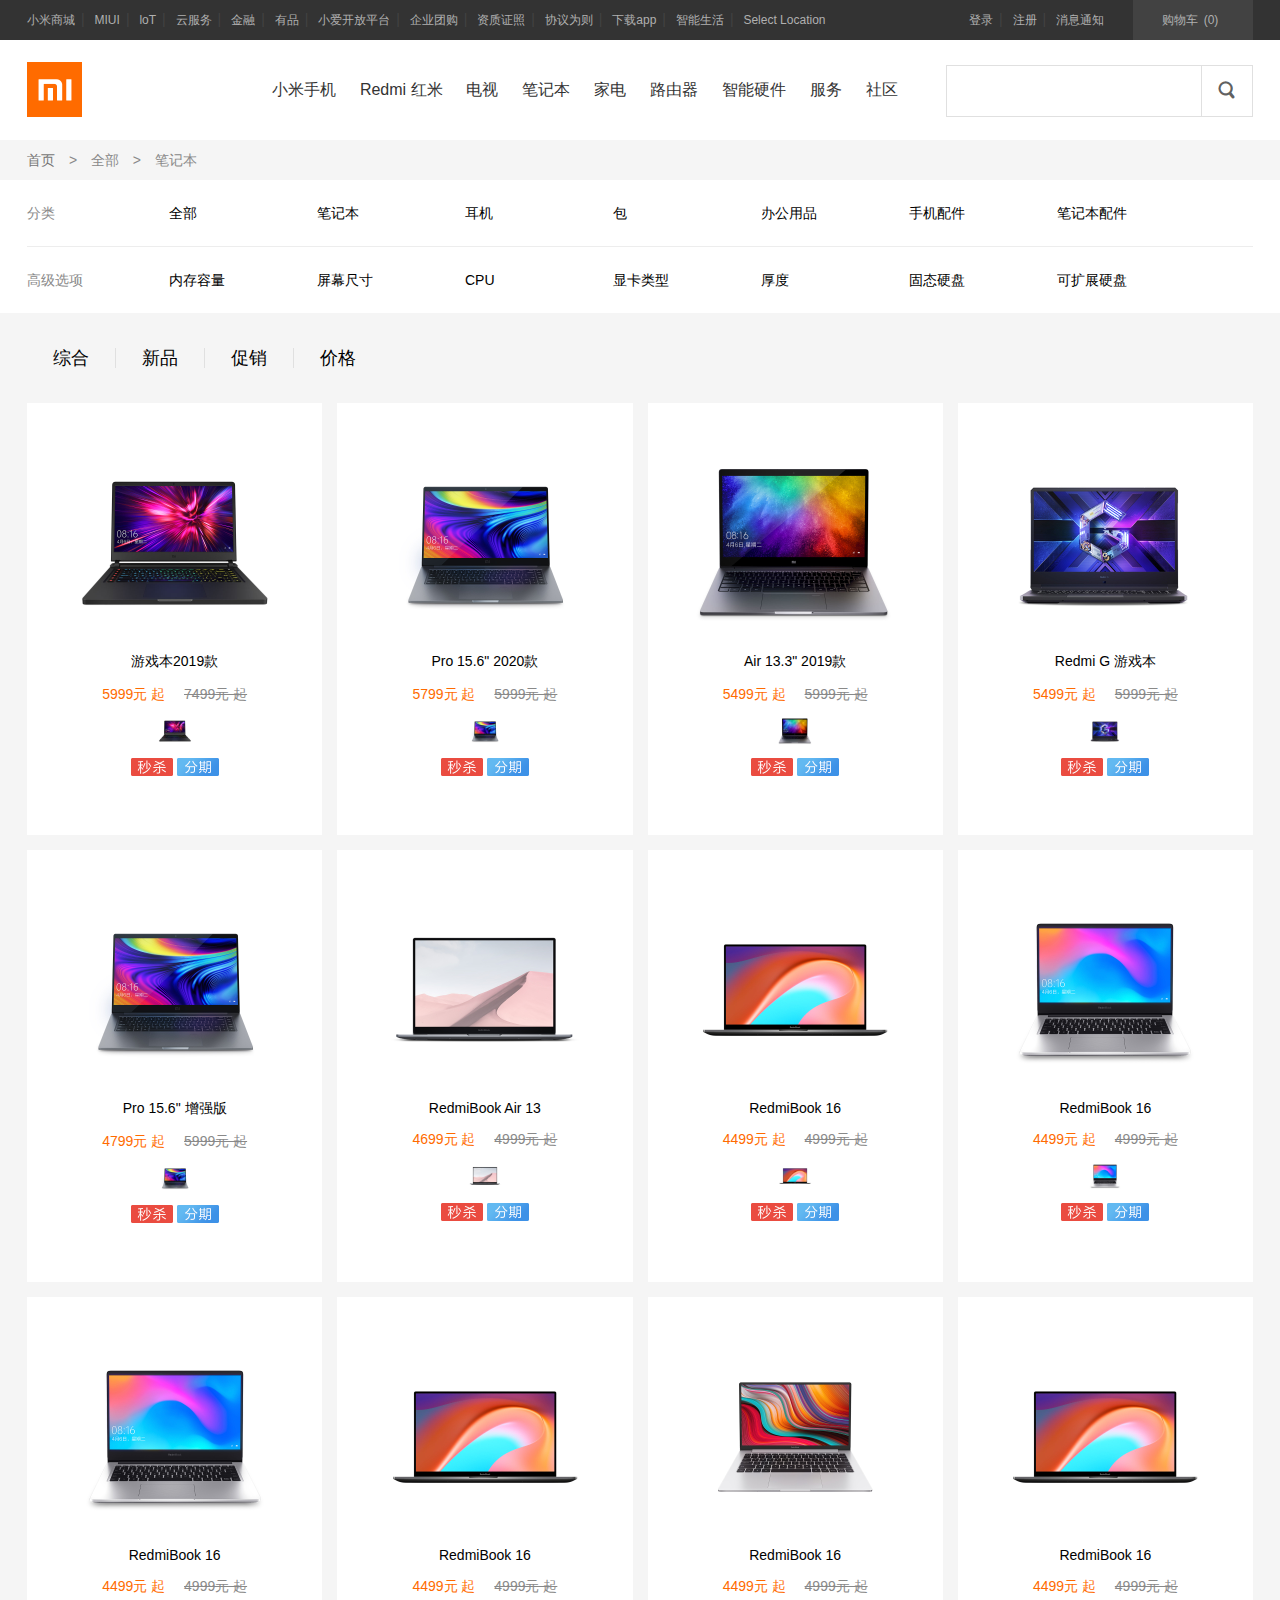
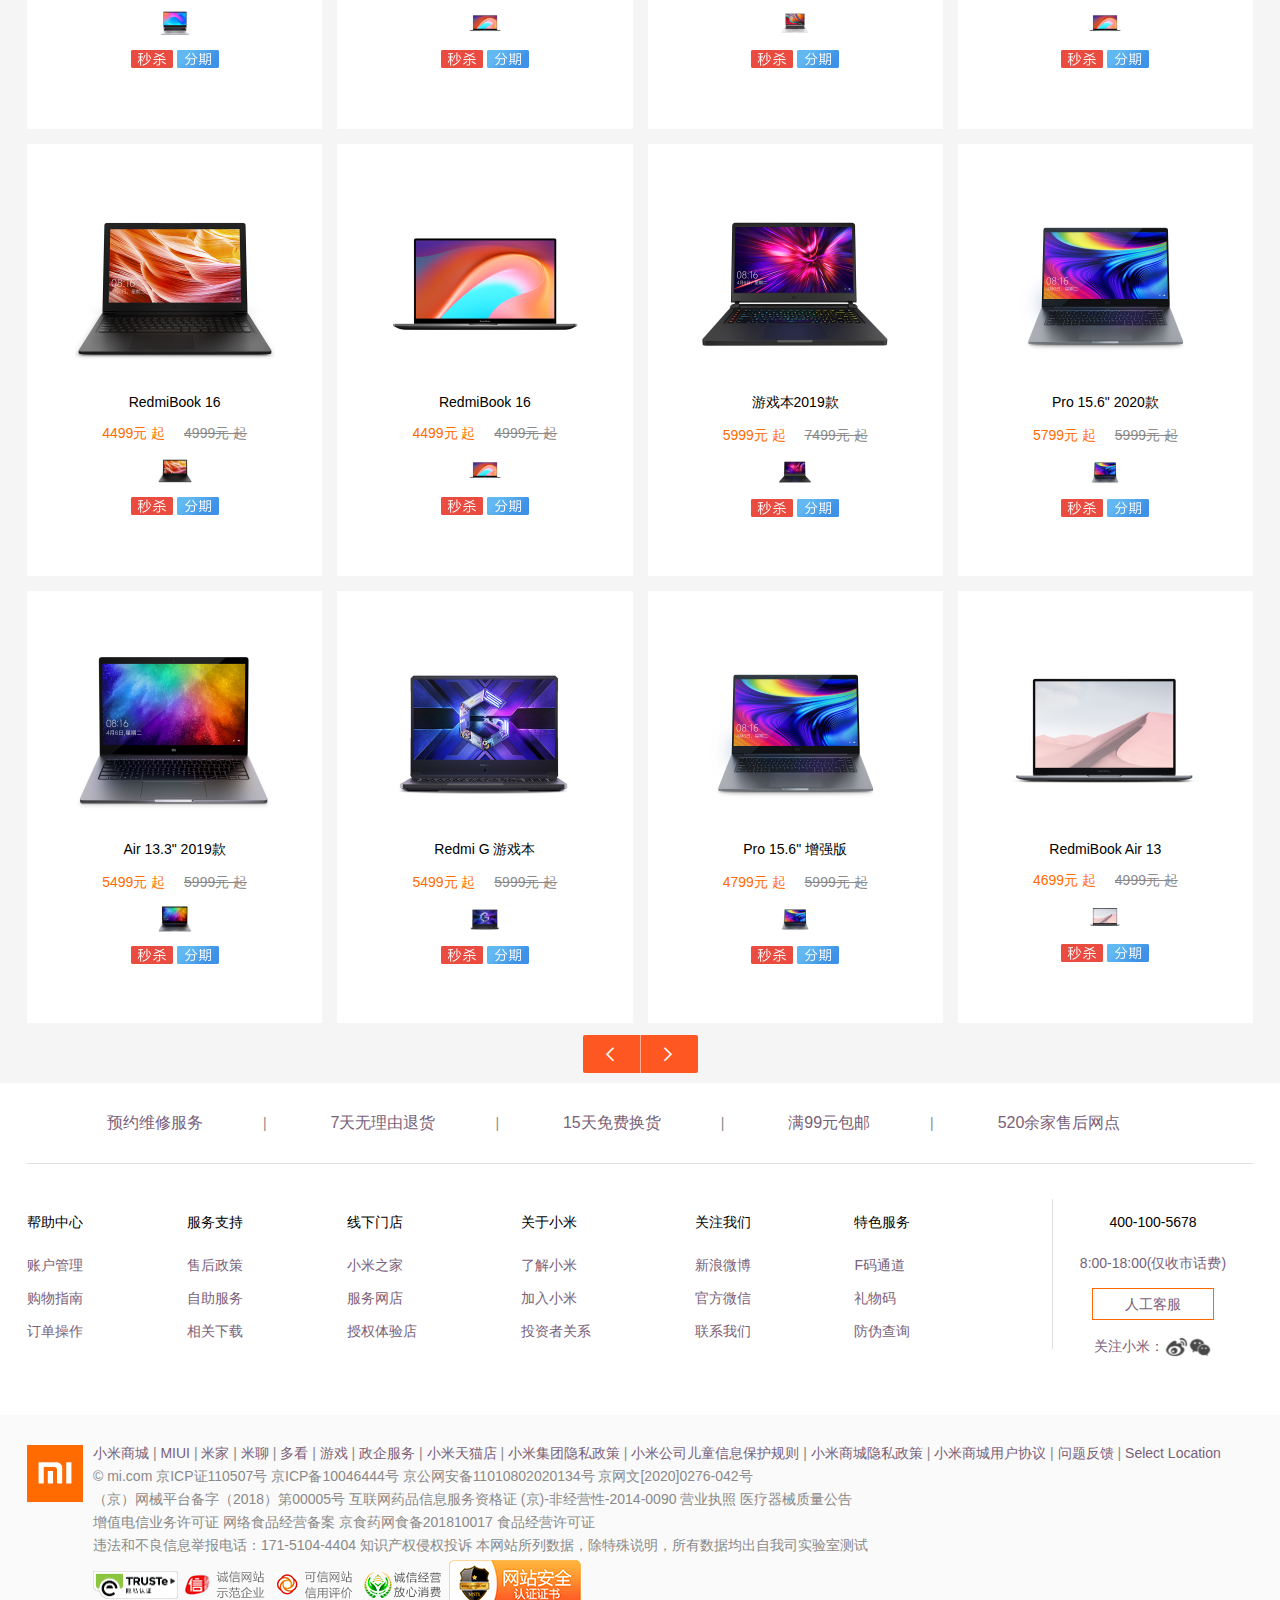
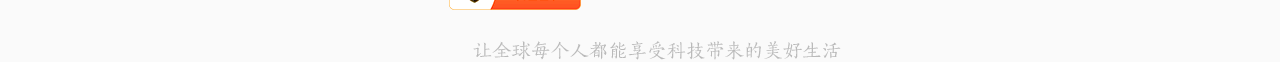
<file: list.html>
<!DOCTYPE html>
<html>
	<head>
		<meta charset="utf-8">
		<link rel="stylesheet" type="text/css" href="css/reset.css" />
		<link rel="stylesheet" type="text/css" href="css/list.css" />
		<link rel="stylesheet" type="text/css" href="lib/layui/css/layui.css"/>
		<title>商品列表</title>
	</head>
	<body>
		<!-- 头部 -->
		<div class="top">
			<div class="container clearfix">
				<!-- 头部左 -->
				<div class="top_left fl">
					<ul>
						<li><a href="details.html">小米商城</a></li><span>|</span>
						<li><a href="details.html">MIUI</a></li><span>|</span>
						<li><a href="details.html">loT</a></li><span>|</span>
						<li><a href="details.html">云服务</a></li><span>|</span>
						<li><a href="details.html">金融</a></li><span>|</span>
						<li><a href="details.html">有品</a></li><span>|</span>
						<li><a href="details.html">小爱开放平台</a></li><span>|</span>
						<li><a href="details.html">企业团购</a></li><span>|</span>
						<li><a href="details.html">资质证照</a></li><span>|</span>
						<li><a href="details.html">协议为则</a></li><span>|</span>
						<li><a href="details.html">下载app</a></li><span>|</span>
						<li><a href="details.html">智能生活</a></li><span>|</span>
						<li><a href="details.html">Select Location</a></li>
					</ul>
				</div>
				<div class="top_right fr">
					<ul>
						<li><a href="details.html">登录</a></li><span>|</span>
						<li><a href="zc.html">注册</a></li><span>|</span>
						<li><a href="details.html">消息通知</a></li>
						<li class="cart"><a href="details.html">购物车<span class="cart_num">(0)</span></a></li>
					</ul>
				</div>
			</div>
		</div>
		<!-- 导航栏 -->
		<div class="nav">
			<div class="container clearfix">
				<div class="logo fl">
					<a href="index.html"></a>
				</div>
				<div class="nav_nav fl">
					<ul>
						<li><a href="details.html">小米手机</a></li>
						<li><a href="details.html">Redmi 红米</a></li>
						<li><a href="details.html">电视</a></li>
						<li><a href="details.html">笔记本</a></li>
						<li><a href="details.html">家电</a></li>
						<li><a href="details.html">路由器</a></li>
						<li><a href="details.html">智能硬件</a></li>
						<li><a href="details.html">服务</a></li>
						<li><a href="details.html">社区</a></li>
					</ul>
				</div>
				<div class="search fr">
					<input type="button" name="" id="" value="" class="btn fr" />
					<input type="text" id="" value="" class="input fr" />
				</div>
			</div>
		</div>
		<div class="in">
			<div class="container">

				<div class="in_top">
					<a href="index.html">首页</a>
					<span class="er">></span>
					<span>全部</span>
					<span class="er">></span>
					<span>笔记本</span>
				</div>
			</div>
		</div>
		<div class="search">
			<div class="container">
				<div class="search_top">
					<ul>
						<span>分类</span>
						<li><a href="details.html">全部</a></li>
						<li><a href="details.html">笔记本</a></li>
						<li><a href="details.html">耳机</a></li>
						<li><a href="details.html">包</a></li>
						<li><a href="details.html">办公用品</a></li>
						<li><a href="details.html">手机配件</a></li>
						<li><a href="details.html">笔记本配件</a></li>
					</ul>
				</div>
				<div class="search_top">
					<ul>
						<span>高级选项</span>
						<li><a href="details.html">内存容量</a></li>
						<li><a href="details.html">屏幕尺寸</a></li>
						<li><a href="details.html">CPU</a></li>
						<li><a href="details.html">显卡类型</a></li>
						<li><a href="details.html">厚度</a></li>
						<li><a href="details.html">固态硬盘</a></li>
						<li><a href="details.html">可扩展硬盘</a></li>
					</ul>
				</div>
			</div>
		</div>

		<div class="result">
			<div class="container">
				<div class="result_top">
					<ul>
						<li><a href="details.html">综合</a></li>
						<li><a href="details.html">新品</a></li>
						<li><a href="details.html">促销</a></li>
						<li><a href="details.html">价格</a></li>
					</ul>
				</div>
				<div class="result_con">
					<ul>
						<li>
							<a href="details.html"><img class="bag" src="img/list/ia_400000228.jpg">
								<p>游戏本2019款</p>
							</a>
							<span class="present_price">5999元 起</span>
							<span class="settle_price">7499元 起</span>
							<br>
							<a href="details.html"><img style="width: 34px; border: 1px solid details.htmlff6700;" src="img/list/ia_400000228.jpg"></a>
							<br>
							<img style="width: 42px;" src="img/list/ia_400000284.png">
							<img style="width: 42px;" src="img/list/ia_400000299.png">
						</li>
						<li>
							<a href="details.html"><img class="bag" src="img/list/ia_400000242.jpg">
								<p>Pro 15.6" 2020款</p>
							</a>
							<span class="present_price">5799元 起</span>
							<span class="settle_price"> 5999元 起</span>
							<br>
							<a href="details.html"><img style="width: 34px; border: 1px solid details.htmlff6700;" src="img/list/ia_400000242.jpg"></a>
							<br>
							<img style="width: 42px;" src="img/list/ia_400000284.png">
							<img style="width: 42px;" src="img/list/ia_400000299.png">
						</li>
						<li>
							<a href="details.html"><img class="bag" src="img/list/ia_400000235.jpg">
								<p>Air 13.3" 2019款</p>
							</a>
							<span class="present_price">5499元 起</span>
							<span class="settle_price"> 5999元 起</span>
							<br>
							<a href="details.html">
								<img style="width: 34px; border: 1px solid details.htmlff6700;" src="img/list/ia_400000235.jpg"></a>
							<br>
							<img style="width: 42px;" src="img/list/ia_400000284.png">
							<img style="width: 42px;" src="img/list/ia_400000299.png">
						</li>
						<li>
							<a href="details.html"><img class="bag" src="img/list/ia_400000239.jpg">
								<p>Redmi G 游戏本</p>
							</a>
							<span class="present_price">5499元 起</span>
							<span class="settle_price"> 5999元 起</span>
							<br>
							<a href="details.html">
								<img style="width: 34px; border: 1px solid details.htmlff6700;" src="img/list/ia_400000239.jpg"></a>
							<br>
							<img style="width: 42px;" src="img/list/ia_400000284.png">
							<img style="width: 42px;" src="img/list/ia_400000299.png">
						</li>
						<li>
							<a href="details.html"><img class="bag" src="img/list/ia_400000242.jpg">
								<p>Pro 15.6" 增强版</p>
							</a>
							<span class="present_price">4799元 起</span>
							<span class="settle_price"> 5999元 起</span>
							<br>
							<a href="details.html"><img style="width: 34px; border: 1px solid details.htmlff6700;" src="img/list/ia_400000242.jpg"></a>
							<br>
							<img style="width: 42px;" src="img/list/ia_400000284.png">
							<img style="width: 42px;" src="img/list/ia_400000299.png">
						</li>
						<li>
							<a href="details.html"><img class="bag" src="img/list/ia_400000247.jpg">
								<p>RedmiBook Air 13</p>
							</a>
							<span class="present_price">4699元 起</span>
							<span class="settle_price"> 4999元 起</span>
							<br>
							<a href="details.html"><img style="width: 34px; border: 1px solid details.htmlff6700;" src="img/list/ia_400000247.jpg"></a>
							<br>
							<img style="width: 42px;" src="img/list/ia_400000284.png">
							<img style="width: 42px;" src="img/list/ia_400000299.png">
						</li>
						<li>
							<a href="details.html"><img class="bag" src="img/list/ia_400000270.jpg">
								<p>RedmiBook 16</p>
							</a>
							<span class="present_price">4499元 起</span>
							<span class="settle_price"> 4999元 起</span>
							<br>
							<a href="details.html"><img style="width: 34px; border: 1px solid details.htmlff6700;" src="img/list/ia_400000270.jpg"></a>
							<br>
							<img style="width: 42px;" src="img/list/ia_400000284.png">
							<img style="width: 42px;" src="img/list/ia_400000299.png">
						</li>
						<li>
							<a href="details.html"><img class="bag" src="img/list/ia_400000254.jpg">
								<p>RedmiBook 16</p>
							</a>
							<span class="present_price">4499元 起</span>
							<span class="settle_price"> 4999元 起</span>
							<br>
							<a href="details.html"><img style="width: 34px; border: 1px solid details.htmlff6700;" src="img/list/ia_400000254.jpg"></a>
							<br>
							<img style="width: 42px;" src="img/list/ia_400000284.png">
							<img style="width: 42px;" src="img/list/ia_400000299.png">
						</li>
						<li>
							<a href="details.html"><img class="bag" src="img/list/ia_400000254.jpg">
								<p>RedmiBook 16</p>
							</a>
							<span class="present_price">4499元 起</span>
							<span class="settle_price"> 4999元 起</span>
							<br>
							<a href="details.html"><img style="width: 34px; border: 1px solid details.htmlff6700;" src="img/list/ia_400000254.jpg"></a>
							<br>
							<img style="width: 42px;" src="img/list/ia_400000284.png">
							<img style="width: 42px;" src="img/list/ia_400000299.png">
						</li>
						<li>
							<a href="details.html"><img class="bag" src="img/list/ia_400000270.jpg">
								<p>RedmiBook 16</p>
							</a>
							<span class="present_price">4499元 起</span>
							<span class="settle_price"> 4999元 起</span>
							<br>
							<a href="details.html"><img style="width: 34px; border: 1px solid details.htmlff6700;" src="img/list/ia_400000270.jpg"></a>
							<br>
							<img style="width: 42px;" src="img/list/ia_400000284.png">
							<img style="width: 42px;" src="img/list/ia_400000299.png">
						</li>
						<li>
							<a href="details.html"><img class="bag" src="img/list/ia_400000283.jpg">
								<p>RedmiBook 16</p>
							</a>
							<span class="present_price">4499元 起</span>
							<span class="settle_price"> 4999元 起</span>
							<br>
							<a href="details.html"><img style="width: 34px; border: 1px solid details.htmlff6700;" src="img/list/ia_400000283.jpg"></a>
							<br>
							<img style="width: 42px;" src="img/list/ia_400000284.png">
							<img style="width: 42px;" src="img/list/ia_400000299.png">
						</li>
						<li>
							<a href="details.html"><img class="bag" src="img/list/ia_400000270.jpg">
								<p>RedmiBook 16</p>
							</a>
							<span class="present_price">4499元 起</span>
							<span class="settle_price"> 4999元 起</span>
							<br>
							<a href="details.html"><img style="width: 34px; border: 1px solid details.htmlff6700;" src="img/list/ia_400000270.jpg"></a>
							<br>
							<img style="width: 42px;" src="img/list/ia_400000284.png">
							<img style="width: 42px;" src="img/list/ia_400000299.png">
						</li>
						<li>
							<a href="details.html"><img class="bag" src="img/list/ia_400000266.jpg">
								<p>RedmiBook 16</p>
							</a>
							<span class="present_price">4499元 起</span>
							<span class="settle_price"> 4999元 起</span>
							<br>
							<a href="details.html"><img style="width: 34px; border: 1px solid details.htmlff6700;" src="img/list/ia_400000266.jpg"></a>
							<br>
							<img style="width: 42px;" src="img/list/ia_400000284.png">
							<img style="width: 42px;" src="img/list/ia_400000299.png">
						</li>
						<li>
							<a href="details.html"><img class="bag" src="img/list/ia_400000270.jpg">
								<p>RedmiBook 16</p>
							</a>
							<span class="present_price">4499元 起</span>
							<span class="settle_price"> 4999元 起</span>
							<br>
							<a href="details.html"><img style="width: 34px; border: 1px solid details.htmlff6700;" src="img/list/ia_400000270.jpg"></a>
							<br>
							<img style="width: 42px;" src="img/list/ia_400000284.png">
							<img style="width: 42px;" src="img/list/ia_400000299.png">
						</li>
						<li>
							<a href="details.html"><img class="bag" src="img/list/ia_400000228.jpg">
								<p>游戏本2019款</p>
							</a>
							<span class="present_price">5999元 起</span>
							<span class="settle_price">7499元 起</span>
							<br>
							<a href="details.html"><img style="width: 34px; border: 1px solid details.htmlff6700;" src="img/list/ia_400000228.jpg"></a>
							<br>
							<img style="width: 42px;" src="img/list/ia_400000284.png">
							<img style="width: 42px;" src="img/list/ia_400000299.png">
						</li>
						<li>
							<a href="details.html"><img class="bag" src="img/list/ia_400000242.jpg">
								<p>Pro 15.6" 2020款</p>
							</a>
							<span class="present_price">5799元 起</span>
							<span class="settle_price"> 5999元 起</span>
							<br>
							<a href="details.html"><img style="width: 34px; border: 1px solid details.htmlff6700;" src="img/list/ia_400000242.jpg"></a>
							<br>
							<img style="width: 42px;" src="img/list/ia_400000284.png">
							<img style="width: 42px;" src="img/list/ia_400000299.png">
						</li>
						<li>
							<a href="details.html"><img class="bag" src="img/list/ia_400000235.jpg">
								<p>Air 13.3" 2019款</p>
							</a>
							<span class="present_price">5499元 起</span>
							<span class="settle_price"> 5999元 起</span>
							<br>
							<a href="details.html">
								<img style="width: 34px; border: 1px solid details.htmlff6700;" src="img/list/ia_400000235.jpg"></a>
							<br>
							<img style="width: 42px;" src="img/list/ia_400000284.png">
							<img style="width: 42px;" src="img/list/ia_400000299.png">
						</li>
						<li>
							<a href="details.html"><img class="bag" src="img/list/ia_400000239.jpg">
								<p>Redmi G 游戏本</p>
							</a>
							<span class="present_price">5499元 起</span>
							<span class="settle_price"> 5999元 起</span>
							<br>
							<a href="details.html">
								<img style="width: 34px; border: 1px solid details.htmlff6700;" src="img/list/ia_400000239.jpg"></a>
							<br>
							<img style="width: 42px;" src="img/list/ia_400000284.png">
							<img style="width: 42px;" src="img/list/ia_400000299.png">
						</li>
						<li>
							<a href="details.html"><img class="bag" src="img/list/ia_400000242.jpg">
								<p>Pro 15.6" 增强版</p>
							</a>
							<span class="present_price">4799元 起</span>
							<span class="settle_price"> 5999元 起</span>
							<br>
							<a href="details.html"><img style="width: 34px; border: 1px solid details.htmlff6700;" src="img/list/ia_400000242.jpg"></a>
							<br>
							<img style="width: 42px;" src="img/list/ia_400000284.png">
							<img style="width: 42px;" src="img/list/ia_400000299.png">
						</li>
						<li>
							<a href="details.html"><img class="bag" src="img/list/ia_400000247.jpg">
								<p>RedmiBook Air 13</p>
							</a>
							<span class="present_price">4699元 起</span>
							<span class="settle_price"> 4999元 起</span>
							<br>
							<a href="details.html"><img style="width: 34px; border: 1px solid details.htmlff6700;" src="img/list/ia_400000247.jpg"></a>
							<br>
							<img style="width: 42px;" src="img/list/ia_400000284.png">
							<img style="width: 42px;" src="img/list/ia_400000299.png">
						</li>
					</ul>
				</div>
				<div class="result_bot">
					<div class="layui-btn-group">
						<button type="button" class="layui-btn layui-btn-danger"><i class="layui-icon"></i></button>
						<button type="button" class="layui-btn layui-btn-danger"><i class="layui-icon"></i></button>
					</div>
				</div>
			</div>
		</div>


		<!-- 页脚 -->
		<div class="footer">
			<div class="container">
				<div class="service clearfix">
					<li><a href="details.html">预约维修服务</a></li><span>|</span>
					<li><a href="details.html">7天无理由退货</a></li><span>|</span>
					<li><a href="details.html">15天免费换货</a></li><span>|</span>
					<li><a href="details.html">满99元包邮</a></li><span>|</span>
					<li><a href="details.html">520余家售后网点</a></li>
				</div>
				<div class="footer_links">
					<ul>
						<li>帮助中心</li>
						<li><a href="details.html">账户管理</a></li>
						<li><a href="details.html">购物指南</a></li>
						<li><a href="details.html">订单操作</a></li>
					</ul>
					<ul>
						<li>服务支持</li>
						<li><a href="details.html">售后政策</a></li>
						<li><a href="details.html">自助服务</a></li>
						<li><a href="details.html">相关下载</a></li>
					</ul>
					<ul>
						<li>线下门店</li>
						<li><a href="details.html">小米之家</a></li>
						<li><a href="details.html">服务网店</a></li>
						<li><a href="details.html">授权体验店</a></li>
					</ul>
					<ul>
						<li>关于小米</li>
						<li><a href="details.html">了解小米</a></li>
						<li><a href="details.html">加入小米</a></li>
						<li><a href="details.html">投资者关系</a></li>
					</ul>
					<ul>
						<li>关注我们</li>
						<li><a href="details.html">新浪微博</a></li>
						<li><a href="details.html">官方微信</a></li>
						<li><a href="details.html">联系我们</a></li>
					</ul>
					<ul>
						<li>特色服务</li>
						<li><a href="details.html">F码通道</a></li>
						<li><a href="details.html">礼物码</a></li>
						<li><a href="details.html">防伪查询</a></li>
					</ul>
					<ul class="fr">
						<li>400-100-5678</li>
						<li>8:00-18:00(仅收市话费)</li>
						<li><a href="details.html" class="customer" style="color: details.htmlFF6700;">人工客服</a></li>
						<li>关注小米：<a href="details.html"><img src="img/index/ia_200000465.png"></a><a href="details.html"><img src="img/index/ia_200000466.png"></a></li>
					</ul>
				</div>
			</div>
		</div>
		<div class="info">
			<div class="container">
				<div class="fl"><img src="img/index/ia_200000467.png"></div>
				<div class="info_fr fl">
					<ul class="list">
						<li><a href="">小米商城</a></li> <span>|</span>
						<li><a href="">MIUI</a></li> <span>|</span>
						<li><a href="">米家</a></li> <span>|</span>
						<li><a href="">米聊</a></li> <span>|</span>
						<li><a href="">多看</a></li> <span>|</span>
						<li><a href="">游戏</a></li> <span>|</span>
						<li><a href="">政企服务</a></li> <span>|</span>
						<li><a href="">小米天猫店</a></li> <span>|</span>
						<li><a href="">小米集团隐私政策</a></li> <span>|</span>
						<li><a href="">小米公司儿童信息保护规则</a></li> <span>|</span>
						<li><a href="">小米商城隐私政策</a></li> <span>|</span>
						<li><a href="">小米商城用户协议 </a></li> <span>|</span>
						<li><a href="">问题反馈 </a></li> <span>|</span>
						<li><a href="">Select Location</a></li>
					</ul>
					<p>© mi.com 京ICP证110507号 京ICP备10046444号 京公网安备11010802020134号 京网文[2020]0276-042号</p>
					<p>（京）网械平台备字（2018）第00005号 互联网药品信息服务资格证 (京)-非经营性-2014-0090 营业执照 医疗器械质量公告</p>
					<p>增值电信业务许可证 网络食品经营备案 京食药网食备201810017 食品经营许可证</p>
					<p>违法和不良信息举报电话：171-5104-4404 知识产权侵权投诉 本网站所列数据，除特殊说明，所有数据均出自我司实验室测试</p>
					<ul class="info_links">
						<a href="details.html"><img src="img/index/ia_200000375.png" style="width: 85px;height: 28px;"></a>
						<a href="details.html"><img src="img/index/ia_200000376.png"></a>
						<a href="details.html"><img src="img/index/ia_200000377.png"></a>
						<a href="details.html"><img src="img/index/ia_200000378.png"></a>
						<a href="details.html"><img src="img/index/ia_200000379.png"></a>
					</ul>
					<div class="btt">
						<img src="img/index/ia_200000468.png">
					</div>
				</div>
			</div>

		</div>
		<script src="lib/layui/layui.js" type="text/javascript" charset="utf-8"></script>
	</body>
</html>
</file>
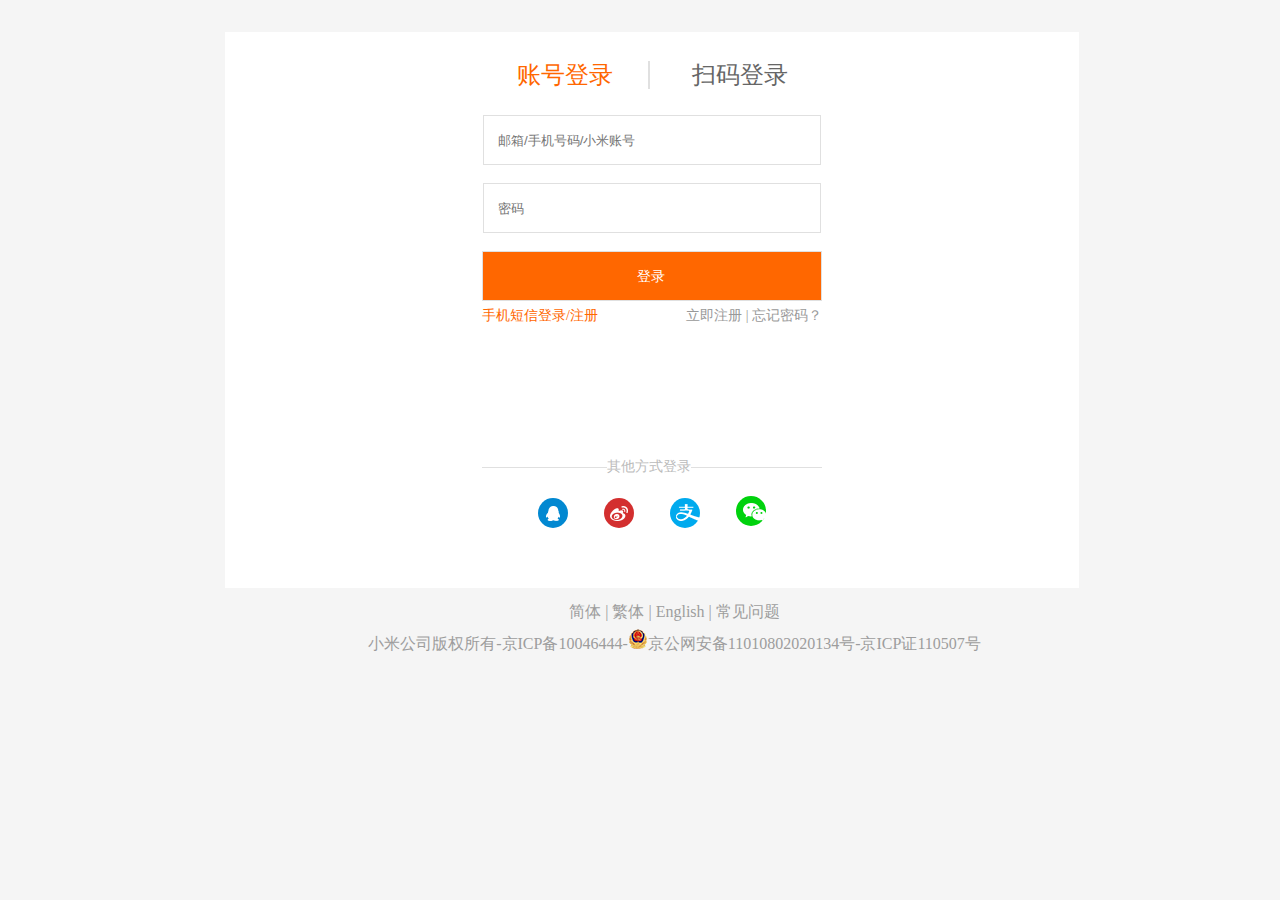
<file: login.html>
<!DOCTYPE html>
<html>
	<head>
		<meta charset="utf-8">
		<title></title>
		<link rel="stylesheet" type="text/css" href="css/login.css"/>
		<link rel="stylesheet" type="text/css" href="lib/Validform/css/style.css"/>
	</head>
	<body>
		<div class="login-content">
			<div class="center1">
				<div class="login-center">
					<div class="login-center-title">
						<a class="active" href="#">账号登录</a><span></span><a href="#">扫码登录</a>
					</div>
					<form action="" id="form">
						<input type="text" name="" id="" value=""  placeholder="邮箱/手机号码/小米账号"/><br>
						<input type="password" name="" id="" value="" datatype="*6-15" errormsg="密码范围在6~15位之间！"  placeholder="密码"/><br>
						<div class="error"></div>
						<a href="index.html"><input class="btnadpt" type="button" name="" id="" value="登录" /></a>
						<br>
						
					</form>
					
					<div class="login-1">
						<div class="login-2">
							<a href="#">手机短信登录/注册</a>
					
						</div>
						<div class="login-3">
							<a href="ZC.html">立即注册  </a><span>|</span>
							<a href="#">忘记密码？</a>
						</div>
					</div>
					<div class="q-login">
						<span>其他方式登录</span>
					</div>
					<div class="other">
						<a class="qq">
							<i></i>
						</a>
						<a class="sina">
							<i></i>
						</a>
						<a class="zfb">
							<i></i>
						</a>
						<a class="wc">
							<i></i>
						</a>
					</div>
				</div>
				
			</div>
		</div>
		<div class="login-footer">
			
		</div>
		<div class="footer">
			<a href="#">简体</a> <span>|</span>
			<a href="#">繁体</a> <span>|</span>
			<a href="#">English</a> <span>|</span>
			<a href="#">常见问题</a><br>
			小米公司版权所有-京ICP备10046444-<img src="img/login/ghs.png" >京公网安备11010802020134号-京ICP证110507号
		</div>
		<script src="lib/jQuery/jquery-3.5.1.min.js" type="text/javascript" charset="utf-8"></script>
		<script src="lib/Validform/js/Validform_v5.3.2_min.js" type="text/javascript" charset="utf-8"></script>
		<script src="js/login.js" type="text/javascript" charset="utf-8"></script>
	</body>
</html>
</file>
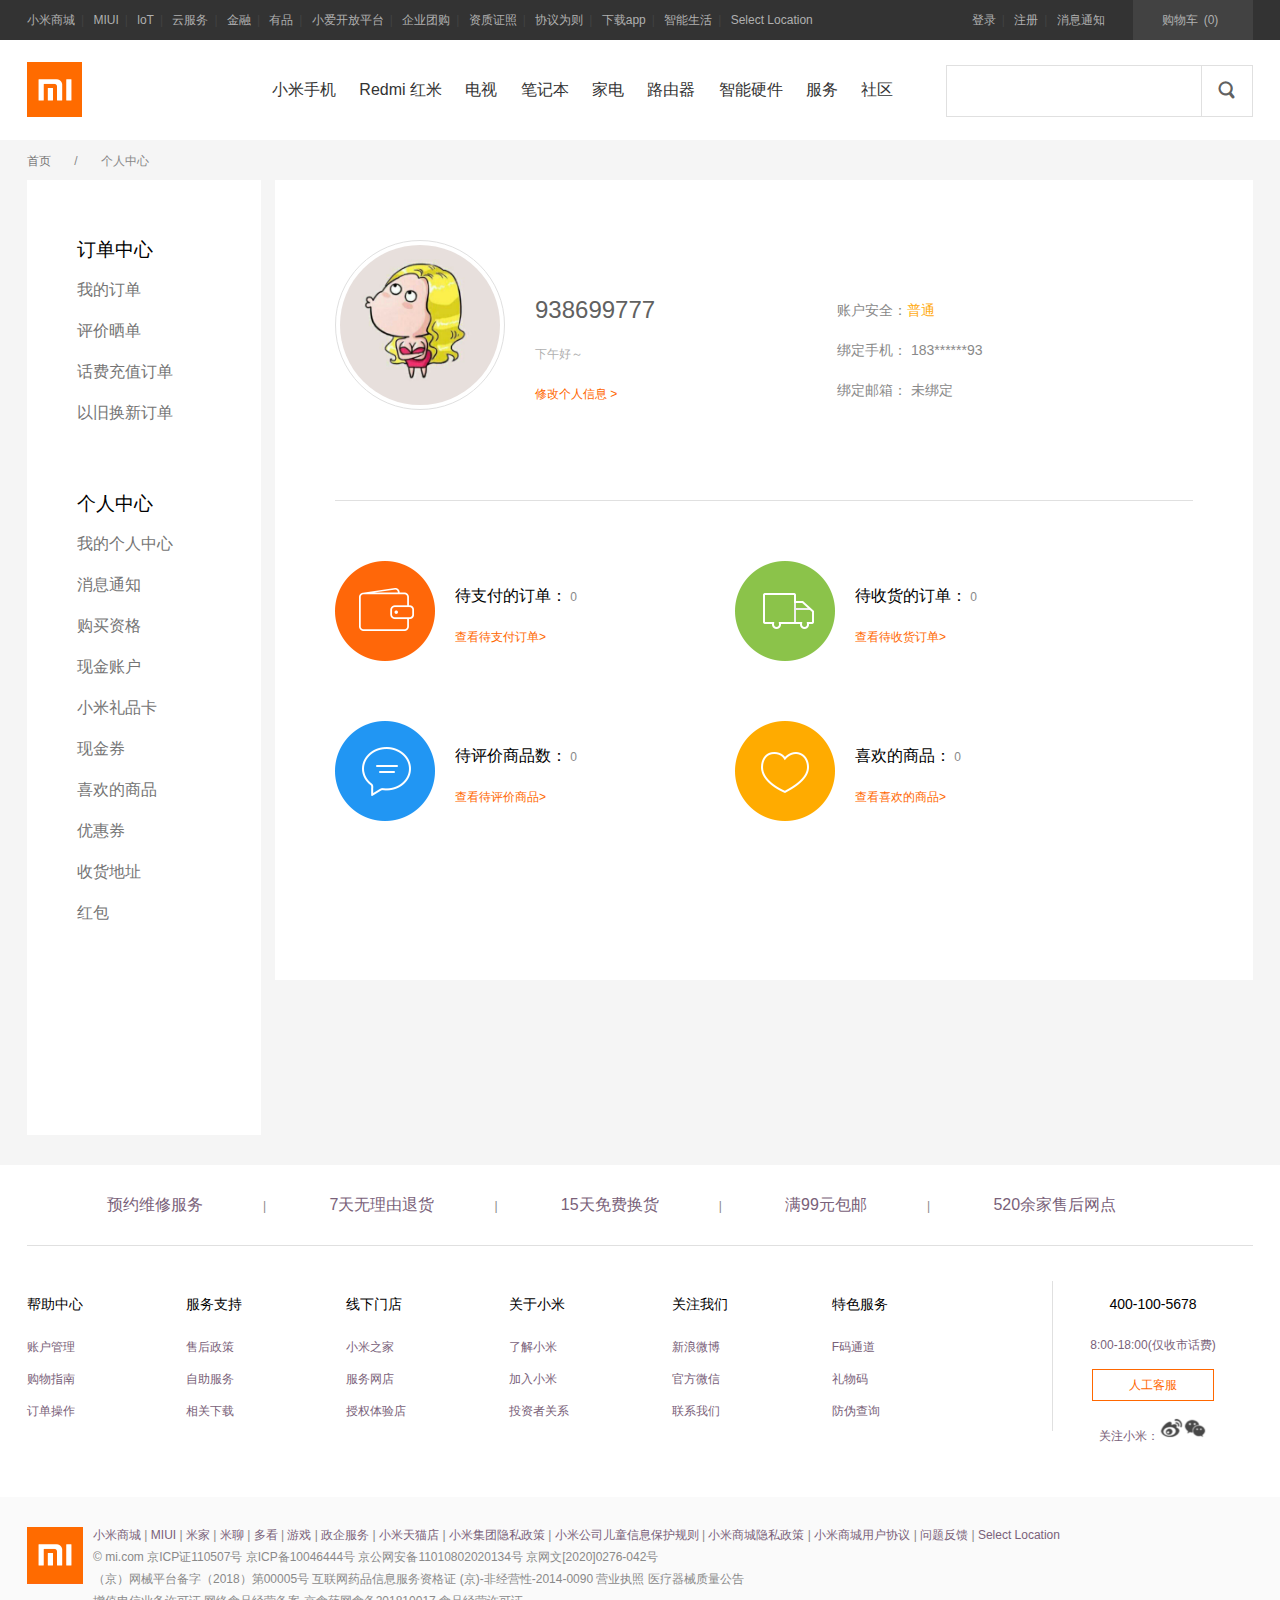
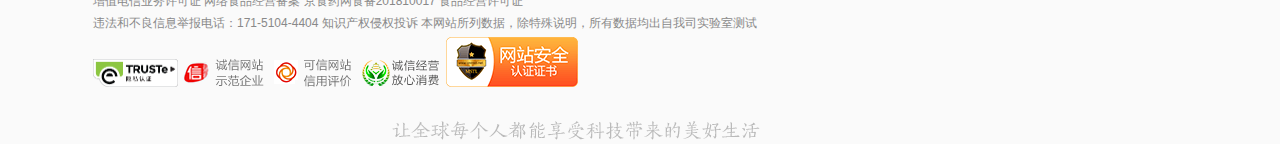
<file: my_order.html>
<!DOCTYPE html>
<html>
	<head>
		<meta charset="utf-8">
		<link rel="stylesheet" type="text/css" href="css/reset.css" />
		<link rel="stylesheet" type="text/css" href="css/my_order.css" />
		<title>个人中心</title>
	</head>
	<body>
		<!-- 头部 -->
		<div class="top">
			<div class="container clearfix">
				<!-- 头部左 -->
				<div class="top_left fl">
					<ul>
						<li><a href="#">小米商城</a></li><span>|</span>
						<li><a href="#">MIUI</a></li><span>|</span>
						<li><a href="#">loT</a></li><span>|</span>
						<li><a href="#">云服务</a></li><span>|</span>
						<li><a href="#">金融</a></li><span>|</span>
						<li><a href="#">有品</a></li><span>|</span>
						<li><a href="#">小爱开放平台</a></li><span>|</span>
						<li><a href="#">企业团购</a></li><span>|</span>
						<li><a href="#">资质证照</a></li><span>|</span>
						<li><a href="#">协议为则</a></li><span>|</span>
						<li><a href="#">下载app</a></li><span>|</span>
						<li><a href="#">智能生活</a></li><span>|</span>
						<li><a href="#">Select Location</a></li>
					</ul>
				</div>
				<div class="top_right fr">
					<ul>
						<li><a href="#">登录</a></li><span>|</span>
						<li><a href="zc.html">注册</a></li><span>|</span>
						<li><a href="#">消息通知</a></li>
						<li class="cart"><a href="#">购物车<span class="cart_num">(0)</span></a></li>
					</ul>
				</div>
			</div>
		</div>
		<!-- 导航栏 -->
		<div class="nav">
			<div class="container clearfix">
				<div class="logo fl">
					<a href="index.html"></a>
				</div>
				<div class="nav_nav fl">
					<ul>
						<li><a href="#">小米手机</a></li>
						<li><a href="#">Redmi 红米</a></li>
						<li><a href="#">电视</a></li>
						<li><a href="details.html">笔记本</a></li>
						<li><a href="#">家电</a></li>
						<li><a href="#">路由器</a></li>
						<li><a href="#">智能硬件</a></li>
						<li><a href="#">服务</a></li>
						<li><a href="#">社区</a></li>
					</ul>
				</div>
				<div class="search fr">
					<input type="button" name="" id="" value="" class="btn fr" />
					<input type="text" id="" value="" class="input fr" />
				</div>
			</div>
		</div>
		<div class="in">
			<div class="container">

				<div class="in_top">
					<a href="index.html">首页</a>
					<span class="er">/</span>
					<span>个人中心</span>
				</div>
				<div class="in_left fl">
					<h3>订单中心</h3>
					<ul>
						<li><a href="">我的订单</a></li>
						<li><a href="">评价晒单</a></li>
						<li><a href="">话费充值订单</a></li>
						<li><a href="">以旧换新订单</a></li>
					</ul>
					<h3>个人中心</h3>
					<ul>
						<li><a href="">我的个人中心</a></li>
						<li><a href="">消息通知</a></li>
						<li><a href="">购买资格</a></li>
						<li><a href="">现金账户</a></li>
						<li><a href="">小米礼品卡</a></li>
						<li><a href="">现金券</a></li>
						<li><a href="">喜欢的商品</a></li>
						<li><a href="">优惠券</a></li>
						<li><a href="">收货地址</a></li>
						<li><a href="">红包</a></li>
					</ul>
				</div>
				<div class="in_righ fr">

					<div class="personal">
						<ul>
							<li>
								<img class="fl" src="img/portal/ia_100000227.jpg">
								<div class="p_list fl">
									<h2>938699777</h2>
									<p>下午好～</p>
									<a href="">修改个人信息 ></a>
								</div>

							</li>
							<li>
								<span>账户安全：<span class="colo">普通</span></span><br>
								<span>绑定手机： 183******93</span><br>
								<span>绑定邮箱： 未绑定</span><br>
							</li>
						</ul>
					</div>
					<div class="in_list">
						<ul class="">
							<li>
								<img class="fl" src="img/portal/ia_100000228.png">
								<div class="details">
									<h3>待支付的订单：</h3>
									<span>0</span><br>
									<a href="#">查看待支付订单></a>
								</div>

							</li>
							<li>
								<img class="fl" src="img/portal/ia_100000229.png">
								<div class="details">
									<h3>待收货的订单：</h3>
									<span>0</span><br>
									<a href="#">查看待收货订单></a>
								</div>
							</li>
							<li>
								<img class="fl" src="img/portal/ia_100000230.png">
								<div class="details">
									<h3>待评价商品数：</h3>
									<span>0</span><br>
									<a href="#">查看待评价商品></a>
								</div>
							</li>
							<li>
								<img class="fl" src="img/portal/ia_100000231.png">
								<div class="details">
									<h3>喜欢的商品：</h3>
									<span>0</span><br>
									<a href="#">查看喜欢的商品></a>
								</div>
							</li>
						</ul>
					</div>

				</div>
			</div>
		</div>

		<!-- 页脚 -->
		<div class="footer">
			<div class="container">
				<div class="service clearfix">
					<li><a href="#">预约维修服务</a></li><span>|</span>
					<li><a href="#">7天无理由退货</a></li><span>|</span>
					<li><a href="#">15天免费换货</a></li><span>|</span>
					<li><a href="#">满99元包邮</a></li><span>|</span>
					<li><a href="#">520余家售后网点</a></li>
				</div>
				<div class="footer_links">
					<ul>
						<li>帮助中心</li>
						<li><a href="#">账户管理</a></li>
						<li><a href="#">购物指南</a></li>
						<li><a href="#">订单操作</a></li>
					</ul>
					<ul>
						<li>服务支持</li>
						<li><a href="#">售后政策</a></li>
						<li><a href="#">自助服务</a></li>
						<li><a href="#">相关下载</a></li>
					</ul>
					<ul>
						<li>线下门店</li>
						<li><a href="#">小米之家</a></li>
						<li><a href="#">服务网店</a></li>
						<li><a href="#">授权体验店</a></li>
					</ul>
					<ul>
						<li>关于小米</li>
						<li><a href="#">了解小米</a></li>
						<li><a href="#">加入小米</a></li>
						<li><a href="#">投资者关系</a></li>
					</ul>
					<ul>
						<li>关注我们</li>
						<li><a href="#">新浪微博</a></li>
						<li><a href="#">官方微信</a></li>
						<li><a href="#">联系我们</a></li>
					</ul>
					<ul>
						<li>特色服务</li>
						<li><a href="#">F码通道</a></li>
						<li><a href="#">礼物码</a></li>
						<li><a href="#">防伪查询</a></li>
					</ul>
					<ul class="fr">
						<li>400-100-5678</li>
						<li>8:00-18:00(仅收市话费)</li>
						<li><a href="#" class="customer" style="color: #FF6700;">人工客服</a></li>
						<li>关注小米：<a href="#"><img src="img/index/ia_200000465.png"></a><a href="#"><img src="img/index/ia_200000466.png"></a></li>
					</ul>
				</div>
			</div>
		</div>
		<div class="info">
			<div class="container">
				<div class="fl"><img src="img/index/ia_200000467.png"></div>
				<div class="info_fr fl">
					<ul class="list">
						<li><a href="">小米商城</a></li> <span>|</span>
						<li><a href="">MIUI</a></li> <span>|</span>
						<li><a href="">米家</a></li> <span>|</span>
						<li><a href="">米聊</a></li> <span>|</span>
						<li><a href="">多看</a></li> <span>|</span>
						<li><a href="">游戏</a></li> <span>|</span>
						<li><a href="">政企服务</a></li> <span>|</span>
						<li><a href="">小米天猫店</a></li> <span>|</span>
						<li><a href="">小米集团隐私政策</a></li> <span>|</span>
						<li><a href="">小米公司儿童信息保护规则</a></li> <span>|</span>
						<li><a href="">小米商城隐私政策</a></li> <span>|</span>
						<li><a href="">小米商城用户协议 </a></li> <span>|</span>
						<li><a href="">问题反馈 </a></li> <span>|</span>
						<li><a href="">Select Location</a></li>
					</ul>
					<p>© mi.com 京ICP证110507号 京ICP备10046444号 京公网安备11010802020134号 京网文[2020]0276-042号</p>
					<p>（京）网械平台备字（2018）第00005号 互联网药品信息服务资格证 (京)-非经营性-2014-0090 营业执照 医疗器械质量公告</p>
					<p>增值电信业务许可证 网络食品经营备案 京食药网食备201810017 食品经营许可证</p>
					<p>违法和不良信息举报电话：171-5104-4404 知识产权侵权投诉 本网站所列数据，除特殊说明，所有数据均出自我司实验室测试</p>
					<ul class="info_links">
						<a href="#"><img src="img/index/ia_200000375.png" style="width: 85px;height: 28px;"></a>
						<a href="#"><img src="img/index/ia_200000376.png"></a>
						<a href="#"><img src="img/index/ia_200000377.png"></a>
						<a href="#"><img src="img/index/ia_200000378.png"></a>
						<a href="#"><img src="img/index/ia_200000379.png"></a>
					</ul>
					<div class="btt">
						<img src="img/index/ia_200000468.png">
					</div>
				</div>
			</div>

		</div>
	</body>
</html>
</file>
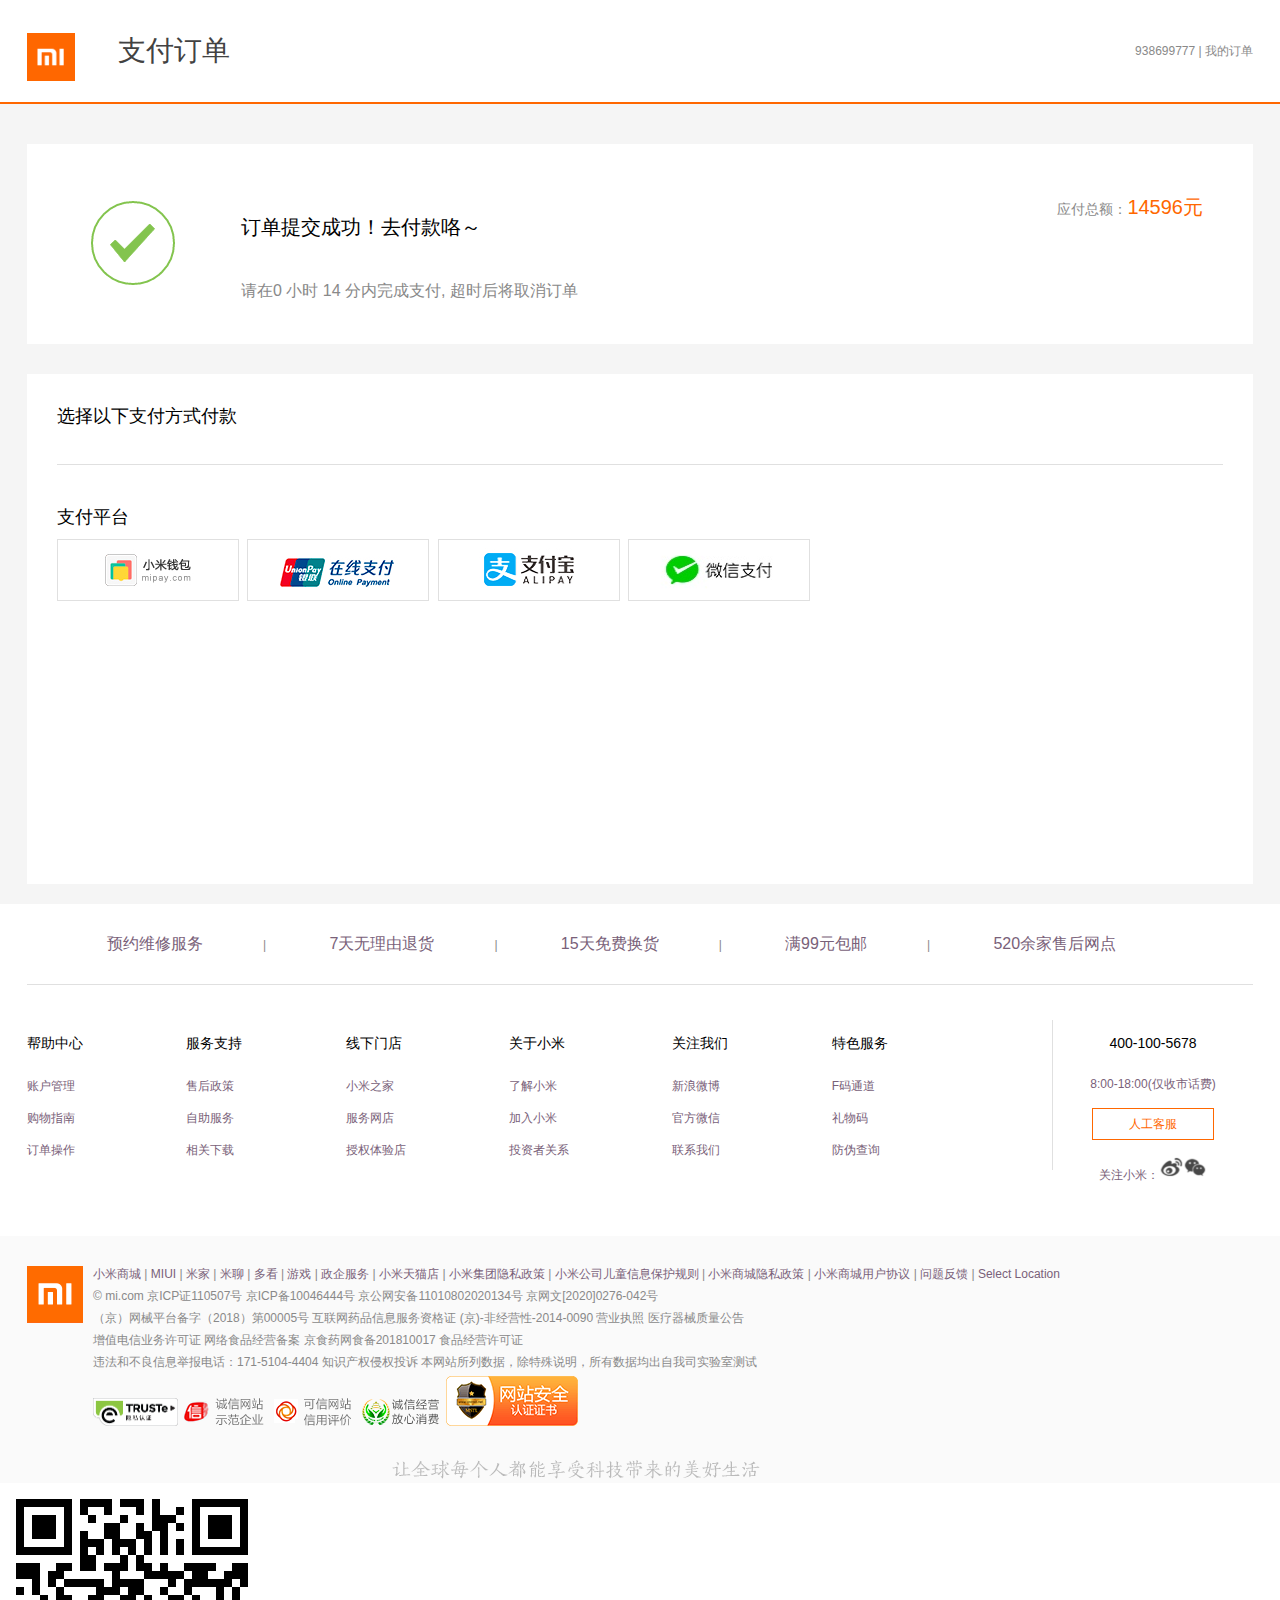
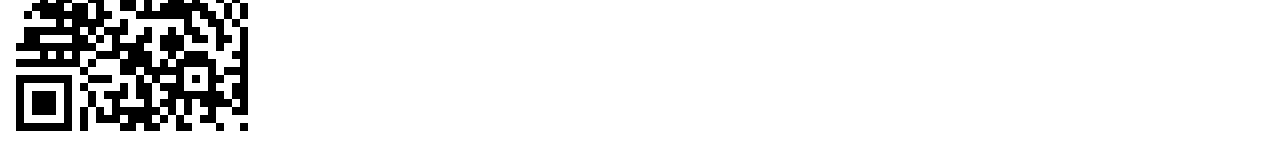
<file: payment.html>
<!DOCTYPE html>
<html>
	<head>
		<meta charset="utf-8">
		<title>支付订单</title>
		<link rel="stylesheet" type="text/css" href="css/reset.css" />
		<link rel="stylesheet" type="text/css" href="css/payment.css" />
	</head>
	<body>
		<!-- 头部 -->
		<div class="head">
			<div class="container">
				<a href="index.html"><img src="img/zc/mi_logo.png"></a>

				<h2>支付订单</h2>
				<div class="user fr">
					<span><a href="portal.html">938699777</a></span>
					<span>|</span>
					<span>我的订单</span>
				</div>
			</div>
		</div>
		<div class="con">
			<div class="container clearfix">
				<div class="con_top">
					<img class="fl" src="img/payment/sq.png">
					<div class="con_f fl">
						<h2>订单提交成功！去付款咯～</h2>
						<p>请在0 小时 14 分内完成支付, 超时后将取消订单</p>
					</div>
					<div class="con_r fr">
						<span>应付总额：</span><span>14596元</span>
					</div>

				</div>
				<div class="con_bott">
					<div class="choice">
						选择以下支付方式付款
					</div>
					<div>
						<h1>支付平台</h1>
						<a href="#"> <img src="img/payment/9a4f743d0bdb5c048ad9803914a4ea83.jpg"></a>
						<a href="#"><img src="img/payment/9ead8cd015b07ca9f363ef9b6dd5e8e2.jpg"></a>
						<a href="#"><img src="img/payment/9fcf10ba01a57b7d08d38b6f4ff3dfa8.jpg"></a>
						<a href="#" id="wx"><img src="img/payment/c66f98cff8649bd5ba722c2e8067c6ca.jpg"></a>
					</div>
				</div>
			</div>
		</div>
		<!-- 页脚 -->
		<div class="footer">
			<div class="container">
				<div class="service clearfix">
					<li><a href="#">预约维修服务</a></li><span>|</span>
					<li><a href="#">7天无理由退货</a></li><span>|</span>
					<li><a href="#">15天免费换货</a></li><span>|</span>
					<li><a href="#">满99元包邮</a></li><span>|</span>
					<li><a href="#">520余家售后网点</a></li>
				</div>
				<div class="footer_links">
					<ul>
						<li>帮助中心</li>
						<li><a href="#">账户管理</a></li>
						<li><a href="#">购物指南</a></li>
						<li><a href="#">订单操作</a></li>
					</ul>
					<ul>
						<li>服务支持</li>
						<li><a href="#">售后政策</a></li>
						<li><a href="#">自助服务</a></li>
						<li><a href="#">相关下载</a></li>
					</ul>
					<ul>
						<li>线下门店</li>
						<li><a href="#">小米之家</a></li>
						<li><a href="#">服务网店</a></li>
						<li><a href="#">授权体验店</a></li>
					</ul>
					<ul>
						<li>关于小米</li>
						<li><a href="#">了解小米</a></li>
						<li><a href="#">加入小米</a></li>
						<li><a href="#">投资者关系</a></li>
					</ul>
					<ul>
						<li>关注我们</li>
						<li><a href="#">新浪微博</a></li>
						<li><a href="#">官方微信</a></li>
						<li><a href="#">联系我们</a></li>
					</ul>
					<ul>
						<li>特色服务</li>
						<li><a href="#">F码通道</a></li>
						<li><a href="#">礼物码</a></li>
						<li><a href="#">防伪查询</a></li>
					</ul>
					<ul class="fr">
						<li>400-100-5678</li>
						<li>8:00-18:00(仅收市话费)</li>
						<li><a href="#" class="customer" style="color: #FF6700;">人工客服</a></li>
						<li>关注小米：<a href="#"><img src="img/index/ia_200000465.png"></a><a href="#"><img src="img/index/ia_200000466.png"></a></li>
					</ul>
				</div>
			</div>
		</div>
		<div class="info">
			<div class="container">
				<div class="fl"><img src="img/index/ia_200000467.png"></div>
				<div class="info_fr fl">
					<ul class="list">
						<li><a href="">小米商城</a></li> <span>|</span>
						<li><a href="">MIUI</a></li> <span>|</span>
						<li><a href="">米家</a></li> <span>|</span>
						<li><a href="">米聊</a></li> <span>|</span>
						<li><a href="">多看</a></li> <span>|</span>
						<li><a href="">游戏</a></li> <span>|</span>
						<li><a href="">政企服务</a></li> <span>|</span>
						<li><a href="">小米天猫店</a></li> <span>|</span>
						<li><a href="">小米集团隐私政策</a></li> <span>|</span>
						<li><a href="">小米公司儿童信息保护规则</a></li> <span>|</span>
						<li><a href="">小米商城隐私政策</a></li> <span>|</span>
						<li><a href="">小米商城用户协议 </a></li> <span>|</span>
						<li><a href="">问题反馈 </a></li> <span>|</span>
						<li><a href="">Select Location</a></li>
					</ul>
					<p>© mi.com 京ICP证110507号 京ICP备10046444号 京公网安备11010802020134号 京网文[2020]0276-042号</p>
					<p>（京）网械平台备字（2018）第00005号 互联网药品信息服务资格证 (京)-非经营性-2014-0090 营业执照 医疗器械质量公告</p>
					<p>增值电信业务许可证 网络食品经营备案 京食药网食备201810017 食品经营许可证</p>
					<p>违法和不良信息举报电话：171-5104-4404 知识产权侵权投诉 本网站所列数据，除特殊说明，所有数据均出自我司实验室测试</p>
					<ul class="info_links">
						<a href="#"><img src="img/index/ia_200000375.png" style="width: 85px;height: 28px;"></a>
						<a href="#"><img src="img/index/ia_200000376.png"></a>
						<a href="#"><img src="img/index/ia_200000377.png"></a>
						<a href="#"><img src="img/index/ia_200000378.png"></a>
						<a href="#"><img src="img/index/ia_200000379.png"></a>
					</ul>
					<div class="btt">
						<img src="img/index/ia_200000468.png">
					</div>
				</div>
			</div>

		</div>
		<div id="wxsk">
<img src="img/payment/dc166e52-bf8d-4a07-8957-2b2e94d016c2.png" >
		</div>
		<script src="lib/jQuery/jquery-3.5.1.min.js" type="text/javascript" charset="utf-8"></script>
		<script src="lib/layer/layer.js" type="text/javascript" charset="utf-8"></script>
		<script src="js/checkout.js" type="text/javascript" charset="utf-8"></script>
		<script type="text/javascript">
			//页面层-自定义
			$('#wx').on('click', function() {
				layer.open({
					type: 1,
					title: false,
					closeBtn: 0,
					shadeClose: true,
					skin: 'yourclass',
					content: $("#wxsk")
				});
			});
		</script>
	</body>
</html>
</file>
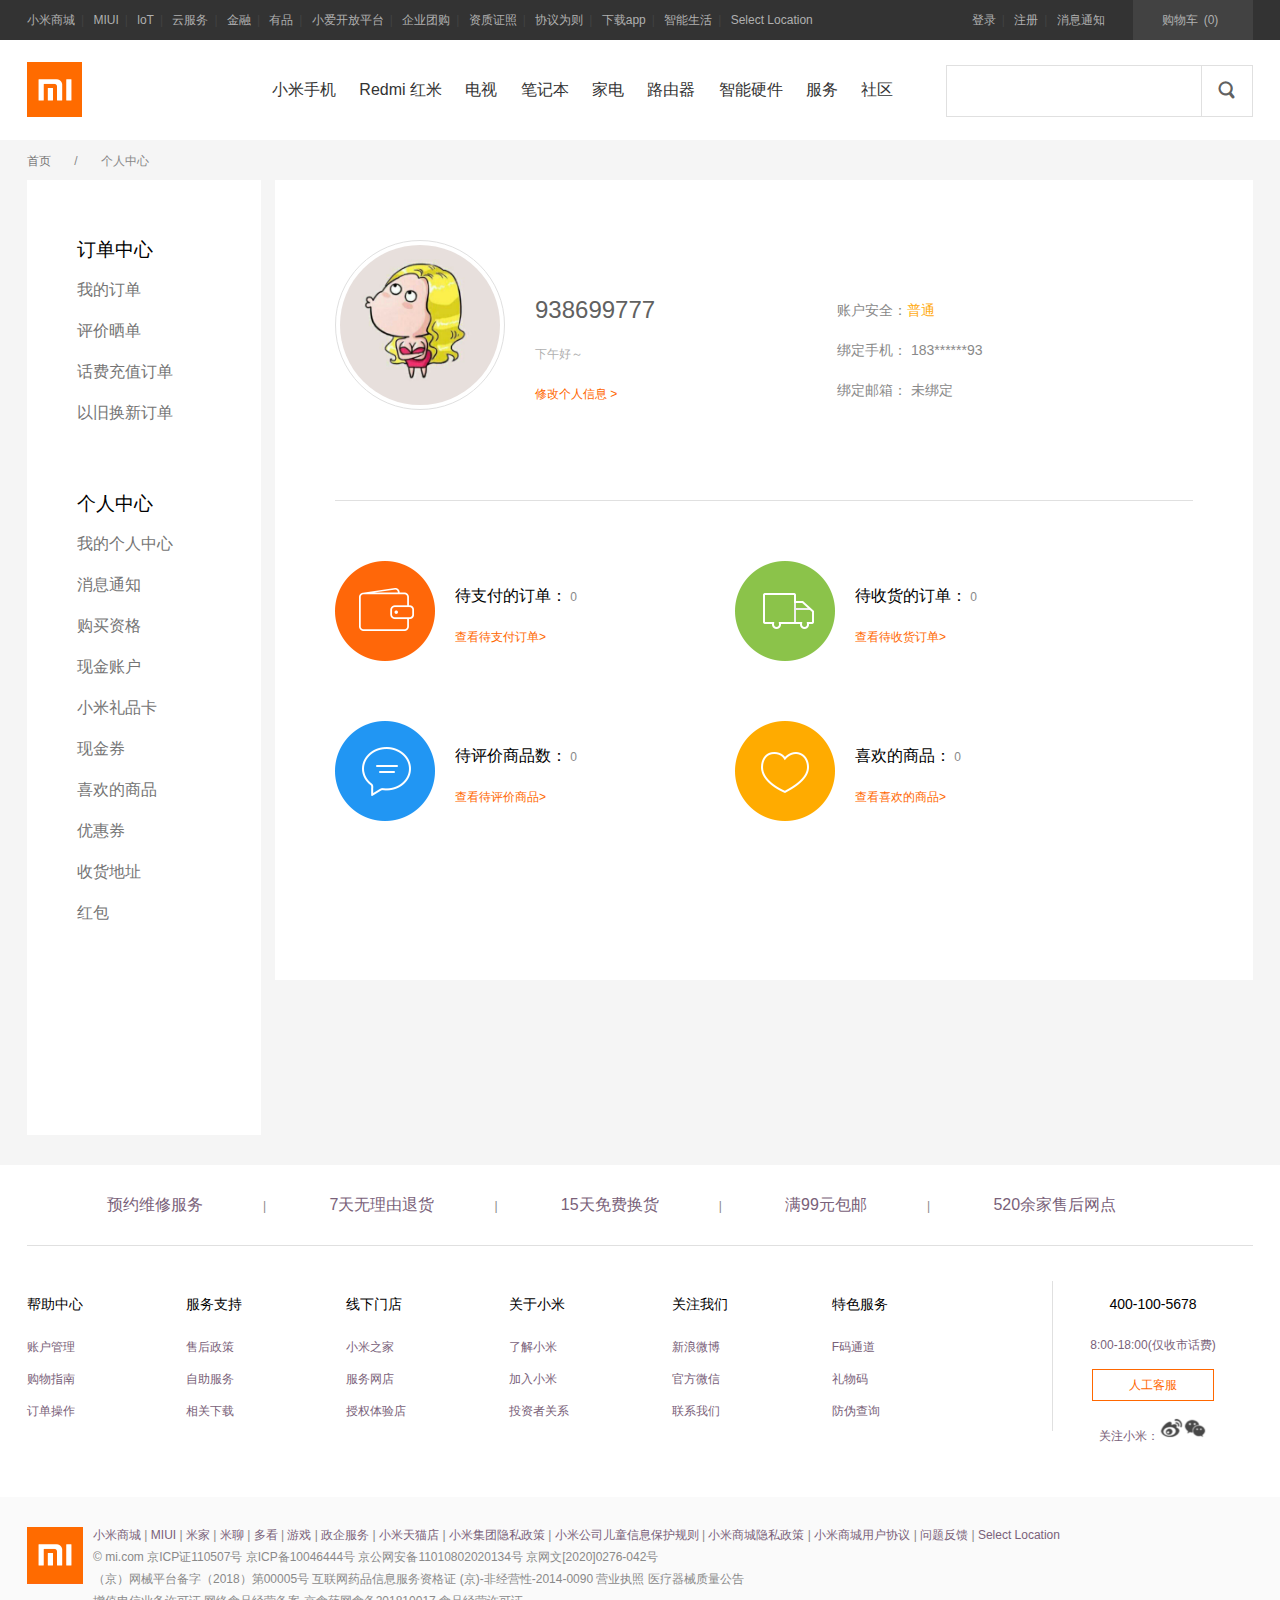
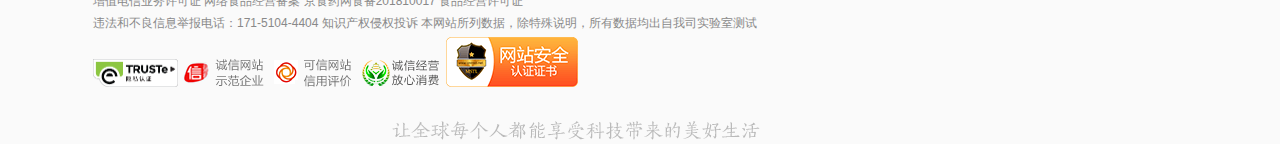
<file: portal.html>
<!DOCTYPE html>
<html>
	<head>
		<meta charset="utf-8">
		<link rel="stylesheet" type="text/css" href="css/reset.css" />
		<link rel="stylesheet" type="text/css" href="css/portal.css" />
		<title>个人中心</title>
	</head>
	<body>
		<!-- 头部 -->
		<div class="top">
			<div class="container clearfix">
				<!-- 头部左 -->
				<div class="top_left fl">
					<ul>
						<li><a href="#">小米商城</a></li><span>|</span>
						<li><a href="#">MIUI</a></li><span>|</span>
						<li><a href="#">loT</a></li><span>|</span>
						<li><a href="#">云服务</a></li><span>|</span>
						<li><a href="#">金融</a></li><span>|</span>
						<li><a href="#">有品</a></li><span>|</span>
						<li><a href="#">小爱开放平台</a></li><span>|</span>
						<li><a href="#">企业团购</a></li><span>|</span>
						<li><a href="#">资质证照</a></li><span>|</span>
						<li><a href="#">协议为则</a></li><span>|</span>
						<li><a href="#">下载app</a></li><span>|</span>
						<li><a href="#">智能生活</a></li><span>|</span>
						<li><a href="#">Select Location</a></li>
					</ul>
				</div>
				<div class="top_right fr">
					<ul>
						<li><a href="#">登录</a></li><span>|</span>
						<li><a href="zc.html">注册</a></li><span>|</span>
						<li><a href="#">消息通知</a></li>
						<li class="cart"><a href="#">购物车<span class="cart_num">(0)</span></a></li>
					</ul>
				</div>
			</div>
		</div>
		<!-- 导航栏 -->
		<div class="nav">
			<div class="container clearfix">
				<div class="logo fl">
					<a href="index.html"></a>
				</div>
				<div class="nav_nav fl">
					<ul>
						<li><a href="#">小米手机</a></li>
						<li><a href="#">Redmi 红米</a></li>
						<li><a href="#">电视</a></li>
						<li><a href="details.html">笔记本</a></li>
						<li><a href="#">家电</a></li>
						<li><a href="#">路由器</a></li>
						<li><a href="#">智能硬件</a></li>
						<li><a href="#">服务</a></li>
						<li><a href="#">社区</a></li>
					</ul>
				</div>
				<div class="search fr">
					<input type="button" name="" id="" value="" class="btn fr" />
					<input type="text" id="" value="" class="input fr" />
				</div>
			</div>
		</div>
		<div class="in">
			<div class="container">

				<div class="in_top">
					<a href="index.html">首页</a>
					<span class="er">/</span>
					<span>个人中心</span>
				</div>
				<div class="in_left fl">
					<h3>订单中心</h3>
					<ul>
						<li><a href="">我的订单</a></li>
						<li><a href="">评价晒单</a></li>
						<li><a href="">话费充值订单</a></li>
						<li><a href="">以旧换新订单</a></li>
					</ul>
					<h3>个人中心</h3>
					<ul>
						<li><a href="">我的个人中心</a></li>
						<li><a href="">消息通知</a></li>
						<li><a href="">购买资格</a></li>
						<li><a href="">现金账户</a></li>
						<li><a href="">小米礼品卡</a></li>
						<li><a href="">现金券</a></li>
						<li><a href="">喜欢的商品</a></li>
						<li><a href="">优惠券</a></li>
						<li><a href="address.html">收货地址</a></li>
						<li><a href="">红包</a></li>
					</ul>
				</div>
				<div class="in_righ fr">

					<div class="personal">
						<ul>
							<li>
								<img class="fl" src="img/portal/ia_100000227.jpg">
								<div class="p_list fl">
									<h2>938699777</h2>
									<p>下午好～</p>
									<a href="">修改个人信息 ></a>
								</div>

							</li>
							<li>
								<span>账户安全：<span class="colo">普通</span></span><br>
								<span>绑定手机： 183******93</span><br>
								<span>绑定邮箱： 未绑定</span><br>
							</li>
						</ul>
					</div>
					<div class="in_list">
						<ul class="">
							<li>
								<img class="fl" src="img/portal/ia_100000228.png">
								<div class="details">
									<h3>待支付的订单：</h3>
									<span>0</span><br>
									<a href="#">查看待支付订单></a>
								</div>

							</li>
							<li>
								<img class="fl" src="img/portal/ia_100000229.png">
								<div class="details">
									<h3>待收货的订单：</h3>
									<span>0</span><br>
									<a href="#">查看待收货订单></a>
								</div>
							</li>
							<li>
								<img class="fl" src="img/portal/ia_100000230.png">
								<div class="details">
									<h3>待评价商品数：</h3>
									<span>0</span><br>
									<a href="#">查看待评价商品></a>
								</div>
							</li>
							<li>
								<img class="fl" src="img/portal/ia_100000231.png">
								<div class="details">
									<h3>喜欢的商品：</h3>
									<span>0</span><br>
									<a href="#">查看喜欢的商品></a>
								</div>
							</li>
						</ul>
					</div>

				</div>
			</div>
		</div>

		<!-- 页脚 -->
		<div class="footer">
			<div class="container">
				<div class="service clearfix">
					<li><a href="#">预约维修服务</a></li><span>|</span>
					<li><a href="#">7天无理由退货</a></li><span>|</span>
					<li><a href="#">15天免费换货</a></li><span>|</span>
					<li><a href="#">满99元包邮</a></li><span>|</span>
					<li><a href="#">520余家售后网点</a></li>
				</div>
				<div class="footer_links">
					<ul>
						<li>帮助中心</li>
						<li><a href="#">账户管理</a></li>
						<li><a href="#">购物指南</a></li>
						<li><a href="#">订单操作</a></li>
					</ul>
					<ul>
						<li>服务支持</li>
						<li><a href="#">售后政策</a></li>
						<li><a href="#">自助服务</a></li>
						<li><a href="#">相关下载</a></li>
					</ul>
					<ul>
						<li>线下门店</li>
						<li><a href="#">小米之家</a></li>
						<li><a href="#">服务网店</a></li>
						<li><a href="#">授权体验店</a></li>
					</ul>
					<ul>
						<li>关于小米</li>
						<li><a href="#">了解小米</a></li>
						<li><a href="#">加入小米</a></li>
						<li><a href="#">投资者关系</a></li>
					</ul>
					<ul>
						<li>关注我们</li>
						<li><a href="#">新浪微博</a></li>
						<li><a href="#">官方微信</a></li>
						<li><a href="#">联系我们</a></li>
					</ul>
					<ul>
						<li>特色服务</li>
						<li><a href="#">F码通道</a></li>
						<li><a href="#">礼物码</a></li>
						<li><a href="#">防伪查询</a></li>
					</ul>
					<ul class="fr">
						<li>400-100-5678</li>
						<li>8:00-18:00(仅收市话费)</li>
						<li><a href="#" class="customer" style="color: #FF6700;">人工客服</a></li>
						<li>关注小米：<a href="#"><img src="img/index/ia_200000465.png"></a><a href="#"><img src="img/index/ia_200000466.png"></a></li>
					</ul>
				</div>
			</div>
		</div>
		<div class="info">
			<div class="container">
				<div class="fl"><img src="img/index/ia_200000467.png"></div>
				<div class="info_fr fl">
					<ul class="list">
						<li><a href="">小米商城</a></li> <span>|</span>
						<li><a href="">MIUI</a></li> <span>|</span>
						<li><a href="">米家</a></li> <span>|</span>
						<li><a href="">米聊</a></li> <span>|</span>
						<li><a href="">多看</a></li> <span>|</span>
						<li><a href="">游戏</a></li> <span>|</span>
						<li><a href="">政企服务</a></li> <span>|</span>
						<li><a href="">小米天猫店</a></li> <span>|</span>
						<li><a href="">小米集团隐私政策</a></li> <span>|</span>
						<li><a href="">小米公司儿童信息保护规则</a></li> <span>|</span>
						<li><a href="">小米商城隐私政策</a></li> <span>|</span>
						<li><a href="">小米商城用户协议 </a></li> <span>|</span>
						<li><a href="">问题反馈 </a></li> <span>|</span>
						<li><a href="">Select Location</a></li>
					</ul>
					<p>© mi.com 京ICP证110507号 京ICP备10046444号 京公网安备11010802020134号 京网文[2020]0276-042号</p>
					<p>（京）网械平台备字（2018）第00005号 互联网药品信息服务资格证 (京)-非经营性-2014-0090 营业执照 医疗器械质量公告</p>
					<p>增值电信业务许可证 网络食品经营备案 京食药网食备201810017 食品经营许可证</p>
					<p>违法和不良信息举报电话：171-5104-4404 知识产权侵权投诉 本网站所列数据，除特殊说明，所有数据均出自我司实验室测试</p>
					<ul class="info_links">
						<a href="#"><img src="img/index/ia_200000375.png" style="width: 85px;height: 28px;"></a>
						<a href="#"><img src="img/index/ia_200000376.png"></a>
						<a href="#"><img src="img/index/ia_200000377.png"></a>
						<a href="#"><img src="img/index/ia_200000378.png"></a>
						<a href="#"><img src="img/index/ia_200000379.png"></a>
					</ul>
					<div class="btt">
						<img src="img/index/ia_200000468.png">
					</div>
				</div>
			</div>

		</div>
	</body>
</html>
</file>
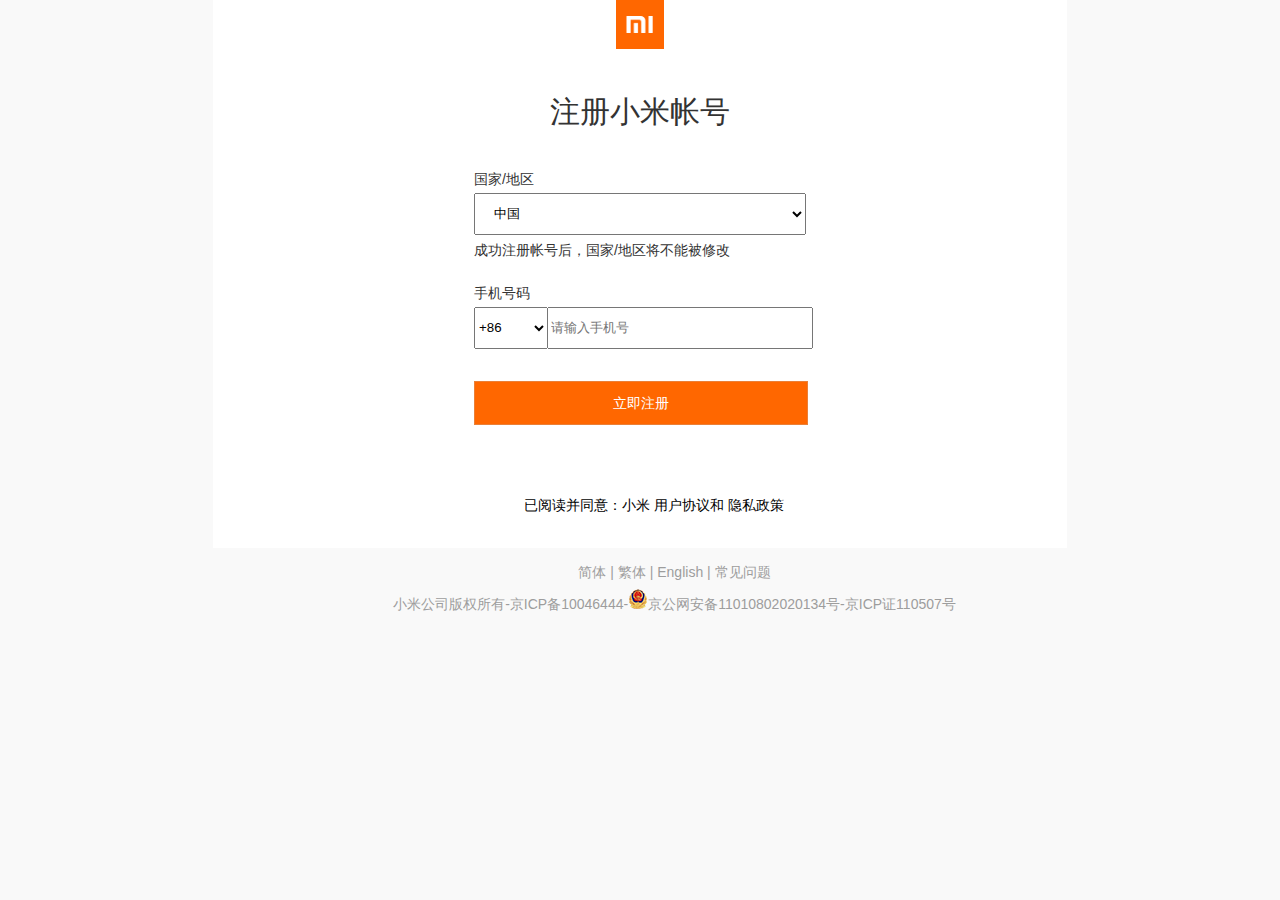
<file: zc.html>
<!doctype html>
<html>

	<head>
		<link rel="stylesheet" type="text/css" href="css/zc.css" />
		<link rel="stylesheet" type="text/css" href="lib/Validform/css/style.css" />
		<meta charset="utf-8">
		<title>小米账号 - 注册</title>

	</head>

	<body>
		<div class="layout">
			<div class="logo">
				<img src="img/zc/mi_logo.png">
			</div>
			<div class="title">
				<h4 class="title30">注册小米帐号</h4>
			</div>
			<div class="regbox">
				<div class="phone">
					<h4 class="titn">
						国家/地区
					</h4>
					<div class="wrap">
						<select class="wrap-1">
							<option value="1" selected="selected">&nbsp;&nbsp;&nbsp;&nbsp;中国</option>
							<option value="2">美国</option>
							<option value="3">韩国</option>
							<option value="4">小日本</option>
						</select>

						<h4 class="titn">成功注册帐号后，国家/地区将不能被修改</h4>
					</div>
					<h4 class="titn">
						手机号码
					</h4>
					<form class="demoform">
						<div class="wrap">
							<select class="wrap-2">
								<option value="1" selected="selected">+86</option>
								<option value="2">美国</option>
								<option value="3">韩国</option>
								<option value="4">小日本</option>
							</select>

							<input class="phones" type="" name="" datatype="m" errormsg="请输入正确的手机号码" id="" value="" placeholder="请输入手机号" />

						</div>
					</form>
					<div class="fixed">
						<div class="btn332">
							<a href="login.html">立即注册</a>

						</div>
					</div>
					<div class="msg">
						<div class="checked">
							已阅读并同意：小米 用户协议和 隐私政策
						</div>
					</div>
				</div>
			</div>



		</div>


		<div class="footer">
			<a href="#">简体</a> <span>|</span>
			<a href="#">繁体</a> <span>|</span>
			<a href="#">English</a> <span>|</span>
			<a href="#">常见问题</a><br>
			小米公司版权所有-京ICP备10046444-<img src="img/zc/ghs.png">京公网安备11010802020134号-京ICP证110507号
		</div>
		<script src="lib/jQuery/jquery-3.5.1.min.js" type="text/javascript" charset="utf-8"></script>
		<script src="lib/Validform/js/Validform_v5.3.2_min.js" type="text/javascript" charset="utf-8"></script>
		<script src="js/login.js" type="text/javascript" charset="utf-8"></script>
	</body>

</html>
</file>
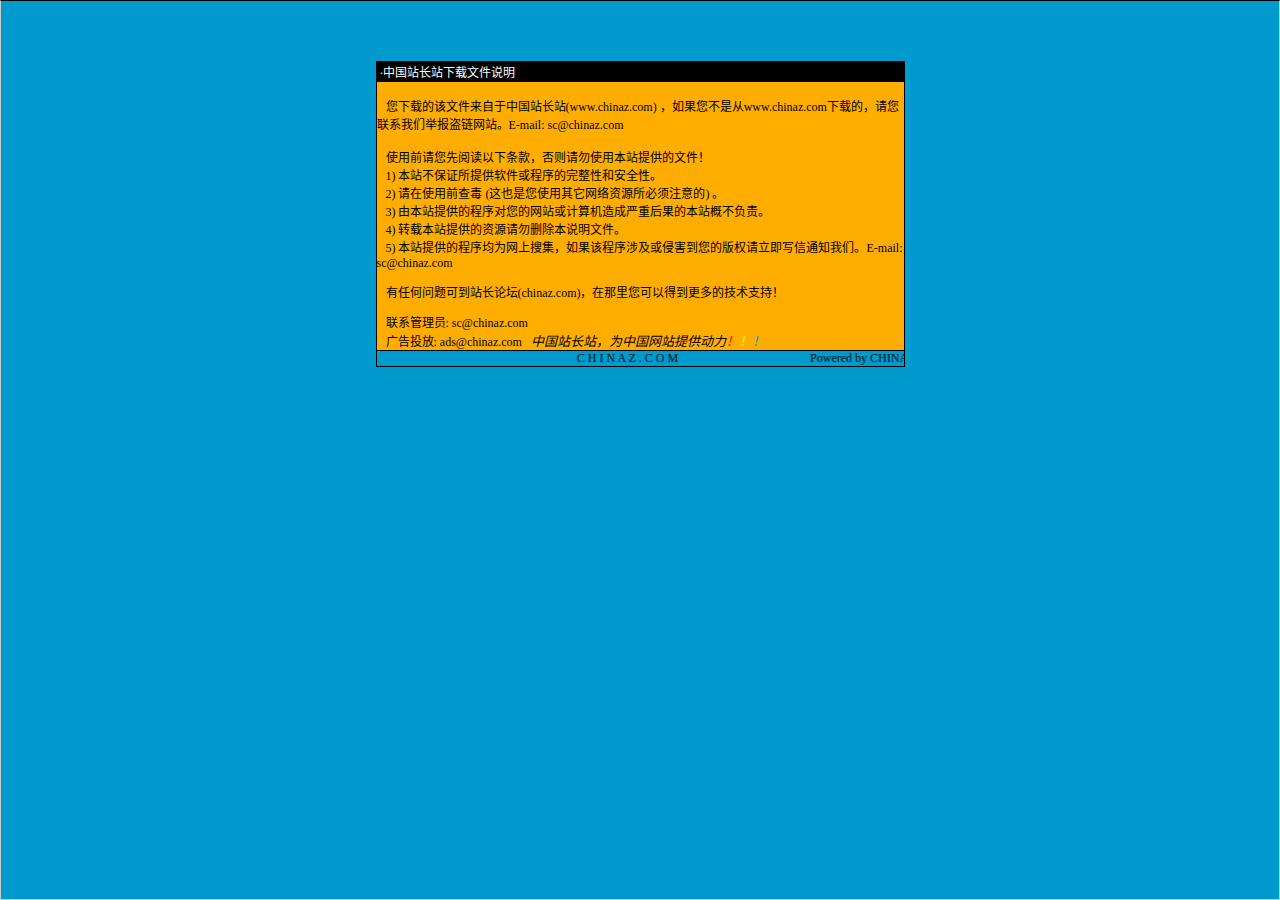
<file: lib/Sanji/说明.htm>
<html>

<head>
<meta http-equiv="Content-Language" content="zh-cn">
<meta http-equiv="Content-Type" content="text/html; charset=gb2312">
<meta http-equiv="refresh" content="2; url=http://SC.CHINAZ.com">
<title>�й�վ��վ�����ļ�˵��</title>
<style>A {
FONT-SIZE: 12px; COLOR: #000000; TEXT-DECORATION: none
}
A:hover {
	COLOR: #ffcc00
}
A.blue {
	COLOR: darkblue
}
body, p, td {
	FONT-SIZE: 12px
}</style>
</head>

<body style="BORDER-RIGHT: #cccccc 1px solid; BORDER-TOP: #000000 1px solid; MARGIN: 0pt; OVERFLOW: hidden; BORDER-LEFT: #cccccc 1px solid; BORDER-BOTTOM: #cccccc 1px solid" bgColor="#009ace" leftMargin="0" topMargin="10">

<div align="center">
  <center>
  <p>��</p>
  <p>��</p>
  <table border="1" cellpadding="0" cellspacing="0" style="border-collapse: collapse; border-style: dotted; border-width: 1" bordercolor="#000000" width="529" height="251" id="AutoNumber1">
    <tr>
      <td width="520" height="20" bgcolor="#000000"><font color="#FFFFFF">&nbsp;���й�վ��վ�����ļ�˵��</font></td>
    </tr>
    <tr>
      <td width="529" height="210" bgcolor="#FFAD00" valign="top"><br>
&nbsp;&nbsp; �����صĸ��ļ��������й�վ��վ(<a href="http://www.chinaz.com">www.chinaz.com</a>) ����������Ǵ�<a href="http://www.chinaz.com">www.chinaz.com</a>���صģ�������ϵ���Ǿٱ�������վ��E-mail: sc&#064;chinaz.com <br>
      <br>
&nbsp;&nbsp; ʹ��ǰ�������Ķ����������������ʹ�ñ�վ�ṩ���ļ���<br>
&nbsp;&nbsp; 1) ��վ����֤���ṩ���������������ԺͰ�ȫ�ԡ�<br>
&nbsp;&nbsp; 2) ����ʹ��ǰ�鶾 (��Ҳ����ʹ������������Դ������ע���) ��<br>
&nbsp;&nbsp; 3) �ɱ�վ�ṩ�ĳ����������վ������������غ���ı�վ�Ų�����<br>
&nbsp;&nbsp; 4) ת�ر�վ�ṩ����Դ����ɾ����˵���ļ���<br>
&nbsp;&nbsp; 5) ��վ�ṩ�ĳ����Ϊ�����Ѽ�������ó����漰���ֺ������İ�Ȩ������д��֪ͨ���ǡ�E-mail: sc&#064;chinaz.com

<p>&nbsp;&nbsp; <a href="http://bbs.chinaz.com/">���κ�����ɵ�վ����̳(chinaz.com)�������������Եõ�����ļ���֧�֣�</a></p>
      <p>&nbsp;&nbsp; ��ϵ����Ա: <a href="mailto:sc&#064;chinaz.com">sc&#064;chinaz.com</a><br>
&nbsp;&nbsp; ���Ͷ��: <a href="mailto:ads&#064;chinaz.com">ads&#064;chinaz.com</a><span lang="en-us">&nbsp;&nbsp;&nbsp;</span><i><font size="2">�й�վ��վ��Ϊ�й���վ�ṩ����</font><a href="http://chinaz.com"><font size="2"><font color="#FF0000">��</font><font color="#FFFF00">��</font><font color="#009ACE">��</font></font></a></i></p>
      </td>
    </tr>
    <tr>
      <td width="529" height="16" bgcolor="#009BCE" bordercolor="#008000">
      <marquee onmouseover="this.stop()" onmouseout="this.start()" scrollamount="50" scrolldelay="100" behavior="slide" loop="1">&nbsp;
      <a href="http://CHINAZ.com">C H I N A Z . C O M&nbsp;&nbsp;&nbsp;&nbsp;&nbsp;&nbsp;&nbsp;&nbsp;&nbsp;&nbsp;&nbsp;&nbsp;&nbsp;&nbsp;&nbsp;&nbsp;&nbsp;&nbsp;&nbsp;&nbsp;&nbsp;&nbsp;&nbsp;&nbsp;&nbsp;&nbsp;&nbsp;&nbsp;&nbsp;&nbsp;&nbsp;&nbsp;&nbsp;&nbsp;&nbsp;&nbsp;&nbsp;&nbsp;&nbsp;&nbsp;&nbsp;&nbsp;&nbsp;&nbsp;Powered by CHINAZ.STUDIO</a></marquee> </td>
    </tr>
  </table>
  </center>
</div>
<p align="center">
<script src="http://chinaz.com/downad.asp"></script>
</p>

</body>

</html>
</file>
<file: css/index.css>
.top {
	height: 40px;
	background-color: rgb(51, 51, 51);
}

.top ul li {
	display: inline-block;
	line-height: 40px;
}

.top ul li a {
	display: block;
	height: 40px;
	font-size: 12px;
	color: rgb(176, 176, 176);


}

.top ul li a:hover {
	color: #FFFFFF;
}

.top ul span {
	color: #424242;
	padding: 0px 6px 0px 6px;
}

.top .cart {
	width: 120px;
	margin-left: 25px;
	text-align: center;
	background-color: rgb(66, 66, 66);
}

.top .cart .cart_num {
	color: rgb(176, 176, 176);
}

.top .cart>a:hover {
	color: rgb(255,103,0);
}

.top .cart>a:hover .cart_num{
	color: rgb(255, 103, 0);
}

/* 导航 */
.nav {
	height: 100px;
	line-height: 100px;
}

.nav .logo {
	width: 55px;
	height: 55px;
	margin-top: 22px;
	transition: all 5s; 
}

.nav .logo a {
	display: block;
	width: 100%;
	height: 100%;
	background-image: url(../img/index/logo.png);
}
.nav .logo a:hover{
	background-image: url(../img/index/logo2.png);
}

.nav .nav_nav {
	margin-left: 190px;
}

.nav .nav_nav ul li {
	display: inline-block;
	margin-right: 20px;
}

.nav .nav_nav ul li a {
	font-size: 16px;
	color: rgb(51, 51, 51);
outline: 0 none;
}

.nav .search .input {
	width: 254px;
	height: 50px;
	margin-top: 25px;
	border: 1px solid rgb(224, 224, 224);
	border-right: 0;
	outline: none;
}

.nav .search .btn {
	margin-top: 25px;
	width: 52px;
	height: 52px;
	outline: none;
	background-image: url(../img/index/s.png);
	border: 1px solid rgb(224, 224, 224);
}

.nav .search .btn:hover {
	background-image: url(../img/index/so.png);
}

/* 轮播图 */
.rotation {
	height: 460px;
}

.rotation .container .swiper-container {
	width: 100%;
	height: 100%;
}

.rotation .container .swiper-slide {
	text-align: center;
	font-size: 18px;
	background: #fff;

	/* Center slide text vertically */
	display: -webkit-box;
	display: -ms-flexbox;
	display: -webkit-flex;
	display: flex;
	-webkit-box-pack: center;
	-ms-flex-pack: center;
	-webkit-justify-content: center;
	justify-content: center;
	-webkit-box-align: center;
	-ms-flex-align: center;
	-webkit-align-items: center;
	align-items: center;
}

.rotation .swiper-slide a img {
	height: 100%;
	width: 1226px;
}

.rotation .swiper-button-prev {
	margin-left: 234px;
	color: rgba(243, 243, 243, 0.5);
}

.rotation .swiper-button-next {
	color: rgba(243, 243, 243, 0.5);
}

.rotation .swiper-button-prev:hover {
	color: #FFFFFF;
	background-color: rgba(0, 0, 0, 0.3);
}

.rotation .swiper-button-next:hover {
	color: #FFFFFF;
	background-color: rgba(0, 0, 0, 0.3);
}

.rotation .swiper-pagination {
	left: 540px;
	bottom: 20px;
}

.rotation .container .swiper-pagination-bullet-active {
	background-color: rgb(194, 233, 235);
}

.content-left {
	width: 234px;
	height: 460 px;
	background-color: rgba(105, 101, 101, .6);
	position: absolute;
	z-index: 32;
}

.content-left>ul {
	list-style: none;
	padding: 0px;
	padding: 20px 0;
}

.content-left>ul>li {
	height: 42px;
	line-height: 42px;
	color: #fff;
	font-size: 14px;
	padding-left: 30px;

}

.content-left>ul>li:hover {
	background: #ff6700;
	cursor: pointer;
}

.rotation .content-left>ul>li>span {
	float: right;
	font-size: 22px;
	font-weight: 600;
	margin-right: 20px;
}

.top-p {
	width: 991px;
	height: 459px;
	background-color: #fff;
	position: absolute;
	left: 234px;
	top: 0px;
	border: 1px solid #DDD;
	visibility: hidden;
}

.content-left>ul>li:hover .top-p {
	visibility: visible;
	box-shadow: 0 0 10px 0 rgba(0, 0, 0, 0.2);
	`
}

.content-left .top-p>ul>li img {
	width: 40px;
	height: 40px;
	vertical-align: middle;
}

.content-left .top-p>ul>li {
	margin: 20px;
	width: 200px;
	height: 56px;
}

.content-left .top-p>ul>li span {
	height: 56px;
	line-height: 56px;
	vertical-align: middle;
	margin-left: 10px;
}

.top-p>ul>li>a {
	height: 40px;
	display: inline-block;
	color: rgb(51, 51, 51);
}

.top-p>ul>li>a:hover {
	color: #FF6700;
}

.hero {
	height: 170px;
}

.hero .hero_left {
	margin-top: 15px;
	height: 100%;
	width: 234px;
}

.hero .hero_left>ul>li {
	background-color: rgb(95, 87, 80);
	float: left;
	text-align: center;
	border: 1px solid rgb(102, 94, 87);
	width: 70px;
	height: 83.4px;
	padding: 0 3px;
}

.hero .hero_left>ul>li img {
	margin-top: 20px;
	width: 24px;
	height: 24px;
	opacity: 0.5;
	filter(alpha=50);
}

.hero .hero_left>ul>li>a {
	color: rgb(206, 204, 202);
}

.hero .hero_left>ul>li>a:hover {
	color: #FFFFFF;
}

.hero .hero_left>ul>li>a:hover img {
	opacity: 1;
	/* filter(alpha=50); */
}

.hero .hero_left>ul>li span {
	display: block;

}

.hero .hero_photo {
	height: 100%;
	width: 978px;
	margin-left: 14px;
	margin-top: 15px;
}

.hero .hero_photo>ul>li {
	float: left;
	height: 170px;
	width: calc((100% - 30px) / 3);
	margin-right: 15px;
}

.hero .hero_photo>ul>li:last-child {
	margin-right: 0;
}

.hero .hero_photo>ul>li img {
	height: 170px;
	width: 316px;
}

/* 闪购 */
.purchase {
	margin-top: 46px;
	height: 403px;
	background-color: rgb(245, 245, 245);
}

.purchase .purchase_top {
	height: 63px;
}

.purchase .purchase_top h2 {
	height: 63px;
	line-height: 63px;
}

.purchase .purchase_btt {
	height: 340px;
}

.purchase .purchase_btt .purchase_btt_left {
	height: 340px;
	width: 236px;
	background-color: #f1eded;
	margin-right: 15px;
	border-top: 1px solid #e53935;
	text-align: center;
	color: rgba(0,0,0,.54);
	font-size: 15px;
}
.purchase .purchase_btt .purchase_btt_left .round{
	font-size: 21px;
	color: #ef3a3b;
	margin-top: 55px;
}
.purchase .purchase_btt .purchase_btt_left img{
	margin-top: 20px;
}
.purchase .purchase_btt .purchase_btt_left .desc{
	margin-top: 35px;
}
.purchase .purchase_btt .purchase_btt_left .time{
	margin-top: 30px;
	font-size: 24px;
	color: #605751;
}
.purchase .purchase_btt .purchase_btt_left .time span{
	background-color: #605751;
	color: #FFFFFF;
	display: inline-block;
	line-height: 46px;
	width: 46px;
	height: 46px;
	margin: 0 5px;
}

.purchase .purchase_btt_rig {
	height: 340px;
	width: 975px;
}
.purchase .purchase_top h2{
	color: #000000;
	font-size: 20px;
}
/* 轮播图 */
.purchase_btt_rig .swiper-container {
	width: 100%;
	height: 100%;
}

.purchase_btt_rig .swiper-slide {
	text-align: center;
	font-size: 14px;
	background: #fff;
	/* Center slide text vertically */
	display: -webkit-box;
	display: -ms-flexbox;
	display: -webkit-flex;
	display: flex;
	-webkit-box-pack: center;
	-ms-flex-pack: center;
	-webkit-justify-content: center;
	justify-content: center;
	-webkit-box-align: center;
	-ms-flex-align: center;
	-webkit-align-items: center;
	align-items: center;
}
.title{
	color: #000000;
	
}
.introduce{
	color: rgb(190,190,190);
	margin-top: 5px;
}
.present_price{
	color: #FF6700;
	margin-top: 15px;
	display: inline-block;
}
.original_price{
	display: inline-block;
	color: rgb(190,190,190);
	margin-top: 15px;
	text-decoration: line-through;
}
 .phone{
	padding-top: 38px;
	background-color: rgb(245,245,245);
}
.phone .p_top{
	height: 187px;
}
.phone .p_top .a_photo{
	display: block;
	width: 1226px;
	height: 120px;
} 
.phone .p_top>h2{
	margin-top: 40px;
	color: #000000;
	font-size: 20px;
}
.phone .p_top>.fa>p{
	display: inline-block;
	margin-top: 40px;
	margin-right: 10px;
	color: #000000;
	font-size: 16px;
}
.phone .p_top>.fa:hover p{
	color: #FF6700;
}
.phone .p_top>.fa:hover span{
	color: white;
	background-color: #FF6700;
}
.phone .p_top>.fa>span{
	display: inline-block;
	width: 25px;
	height: 25px;
	border-radius: 50%;
	background-color: rgb(176,176,176);
	text-align: center;
	font-size: 18px;
	font-weight: 600;
	color: white;
}
.phone .row{
	height: 615px;
	margin-top: 20px;
}
.phone .row .row_l{
	height: 100%;
	width: 234px;
}
.phone .row .row_r{
	height: 100%;
	width: 992px ;
	/* display: none; */
}

.phone .row .row_r:last-child{
	display: none;
}
.phone .row .row_r li{
	float: left;
	height: calc((100% - 15px) / 2);
	width: calc((100% - 294px) / 3);
	margin-left: 15px;
	margin-top: 15px;
	background-color: #FFFFFF;
	text-align: center;
	transition: all 0.5s;
}
.phone .row .row_r li:hover{
	margin-top: 12px;
	box-shadow: 0 0 10px 0 rgba(0,0,0, 0.2);
}
.phone .row .row_r li img{
	margin-top: 40px;
	width: 150px;
	height: 150px;
}
.phone .row .row_r li:nth-child(1):hover{
	margin-top: -3px;
}
.phone .row .row_r li:nth-child(2):hover{
	margin-top: -3px;
}
.phone .row .row_r li:nth-child(3):hover{
	margin-top: -3px;
}
.phone .row .row_r li:nth-child(1),.phone .row .row_r li:nth-child(2){
	margin-top: 0;
}
.phone .row .row_r li:nth-child(3),.phone .row .row_r li:nth-child(4){
	margin-top: 0;
}
/* 电视 */
.phone .p_top .hot,.tv{
	margin-top: 40px;
	color: #000000;
	font-size: 16px;
	
}
.phone .p_top p.active{
	border-bottom: #FF6700 2px solid ;
}
/* .phone .p_top .tv:hover{
	border-bottom: #FF6700 2px solid ;
} */
.phone .p_top .tv{
	margin-left: 30px;
}
.phone .row .row_l li{
	float: left;
	width: 100%;
	height: calc((100% - 15px) / 2);
	margin-top: 15px;
}
.phone .row .row_l li:first-child{
	margin-top: 0;
}
.footer{
	height: 332px;
}
.footer .service{
	height: 80px;
	line-height: 80px;
	border-bottom: 1px solid rgb(224,224,224);
}
.footer .service li{
	font-size: 16px;
	display: inline-block;
}
.footer .service li a{
	color: rgb(121,97,121);
}
.footer .service li a:hover{
	color: #FF6700;
}
.footer .service li:first-child{
	margin-left: 80px;
}
.footer .service span{
	display: inline-block;
	margin: 0 60px;
}
.footer .footer_links ul{
	display: inline-block;
	margin-right: 100px;
	margin-top: 35px;
	height: 200px;
}
.footer .footer_links ul li{
	margin-top: 15px;
	color: rgb(121,97,121);
}
.footer .footer_links ul li a{
	color: rgb(121,97,121);
}

.footer .footer_links ul li:first-child{
	font-size: 14px;
	color: #000000;
}
.footer .footer_links ul li:nth-child(2){
	margin-top: 25px;
}
.footer .footer_links ul:last-child{
	margin-right: 0;
	width: 200px;
	height: 150px;
	text-align: center;
	border-left: 1px solid rgb(224,224,224) ;
}
.footer .customer{
	display: inline-block;
	width: 120px;
	height: 30px;
	border: #FF6700 1px solid;
	line-height: 30px;
}
.footer .footer_links img{
	width: 24px;
	height: 24px;
	
}
.info{
	height: 247px;
	background-color: rgb(250,250,250);
}
.info .container div{
	margin-top: 30px;
}
.info .info_fr{
	margin-left: 10px;
}
.info .container .list li{
	display: inline-block;
}
.info .container .list li a{
	color: rgb(121,97,121);
}
.info .container .list li a:hover{
	color: #FF6700;
}
.info .info_fr p{
	margin: 5px 0;
}
.info .info_fr .info_links{
	
}
.info .container .btt{
	text-align: center;
}
.bar{
	position: fixed;
	width: 84px;
	height: 455px;
	z-index: 50;
	right: 0;
	bottom: 180px;
}
.bar>li{
	text-align: center;
	float: left;
	width: 100%;
	height: calc(100% / 5);
	border-bottom: 0.1px solid rgb(224,224,224) ;
	box-sizing: border-box;
	background-color: #FFFFFF;
}
.bar>li:last-child{
	border-bottom: 0;
}
.bar .app{
	display: inline-block;
	width: 30px;
	height: 30px;
	background: url(../img/index/ia_200000381.png) no-repeat center center;
}
.bar .app:{
	background: url(../img/index/ia_200000382.png) no-repeat center center;
}
.bar .text{
	display: block;
}
</file>
<file: css/address.css>
.top {
	height: 40px;
	background-color: rgb(51, 51, 51);
}

.top ul li {
	display: inline-block;
	line-height: 40px;
}

.top ul li a {
	display: block;
	height: 40px;
	font-size: 12px;
	color: rgb(176, 176, 176);


}

.top ul li a:hover {
	color: #FFFFFF;
}

.top ul span {
	color: #424242;
	padding: 0px 6px 0px 6px;
}

.top .cart {
	width: 120px;
	margin-left: 25px;
	text-align: center;
	background-color: rgb(66, 66, 66);
}

.top .cart .cart_num {
	color: rgb(176, 176, 176);
}

.top .cart>a:hover {
	color: rgb(255, 103, 0);
}

.top .cart>a:hover .cart_num {
	color: rgb(255, 103, 0);
}

/* 导航 */
.nav {
	height: 100px;
	line-height: 100px;
}

.nav .logo {
	width: 55px;
	height: 55px;
	margin-top: 22px;
}

.nav .logo a {
	display: block;
	width: 100%;
	height: 100%;
	background-image: url(../img/index/logo.png);
}

.nav .logo a:hover {
	background-image: url(../img/index/logo2.png);
}

.nav .nav_nav {
	margin-left: 190px;
}

.nav .nav_nav ul li {
	display: inline-block;
	margin-right: 20px;
}

.nav .nav_nav ul li a {
	font-size: 16px;
	color: rgb(51, 51, 51);
	outline: 0 none;
}

.nav .search .input1 {
	width: 254px;
	height: 50px;
	margin-top: 25px;
	border: 1px solid rgb(224, 224, 224);
	border-right: 0;
	outline: none;
}

.nav .search .btn {
	margin-top: 25px;
	width: 52px;
	height: 52px;
	outline: none;
	background-image: url(../img/index/s.png);
	border: 1px solid rgb(224, 224, 224);
}

.nav .search .btn:hover {
	background-image: url(../img/index/so.png);
}

.in {
	/* height: 40px; */
	line-height: 40px;
	background-color: rgb(245, 245, 245);
}


.in .in_top {
	height: 40px;

	width: 200px;
}

.in .in_top>a {
	color: #757575;
	outline: 0 none;
}

.in .in_top .er {
	margin: 0 20px;
}

.in .in_left {
	background-color: #FFFFFF;
	width: 234px;
	height: 955px;
	margin-bottom: 30px;
}

.in .in_righ {
	background-color: #FFFFFF;
	width: 978px;
	height: 330px;
	
}

.in .in_left h3,
.in .in_left ul {
	margin-left: 50px;
	color: #000000;
}

.in .in_left h3 {
	margin-top: 50px;
	font-size: 19px;
}

.in .in_left ul li a {
	font-size: 16px;
	color: #757575;
}

.in .in_left ul li a:hover {
	color: #000000;

}

.in .in_righ .personal {
	height: 320px;
	margin: 35px;
}
.in .in_righ .personal ul li{
	float: left;
}
.in .in_righ .personal ul li img {
	width: 160px;
	height: 160px;
	padding: 4px;
	border: 1px solid #e0e0e0;
	border-radius: 50%;
}

.in .in_righ .personal ul li .p_list {
	width: 302px;
	height: 160px;
	margin-top: 50px;
	margin-left: 30px;
}

.in .in_righ .personal .p_list>h2{
	display: inline-block;
	font-size: 24px;
	font-weight: 400;
	color: #616161;
}
.in .in_righ .personal .p_list>p{
	color: #b0b0b0;
}
.in .in_righ a{
	color: #FF6700;
}
.in .in_righ .personal .colo{
	    color: #ffac13;
}
.in .in_righ .personal ul li:last-child{
	margin-top: 50px;
	font-size: 14px;
}
.in .in_righ .in_list{
	height: 350px;
	margin: 0px 60px;
}
.in .in_righ .in_list li{
	width: 400px;
	height: 160px;
	float: left;
}
.in .in_righ .in_list .details{
	margin: 15px 20px;
	float: left;
}
.in .in_righ .in_list .details>h3{
	display: inline-block;
	font-size: 16px;
	color: #000000;
}

.in .in_righ .personal .top {
	margin-top: 38px;
	color: #424242;
	background-color: #FFFFFF;
}

.in .in_righ .personal .top * {
	display: inline-block;
}

.in .in_righ .personal .top>h3 {
	color: #333;
	font-size: 30px;
	line-height: 20px;
	margin-right: 30px;
}


.in .in_righ .personal .top .red {
	color: rgb(255, 103, 0);
}

.in .in_righ .personal .list {
	font-size: 14px;
	color: #424242;
	text-align: center;
	background-color: #FFFFFF;
}

.in .in_righ .personal .addbox {
	background-color: #FFFFFF;
}

.in .in_righ .personal .address {
	display: inline-block;
	margin-top: 20px;
	width: 268px;
	height: 178px;
	border: 1px solid #e0e0e0;
	text-align: center;
}

.in .in_righ .personal .address>img {
	margin-top: 55px;
}











/* 弹窗口 */
.form {
	width: 600px;
	padding: 30px 50px 0 50px;
	box-sizing: border-box;
	margin: 0 auto;
}

.form>p {
	margin-top: 10px;
}

.form>p>input {
	width: 246px;
	border: 1px solid #eeeeee;
	outline: none;
	line-height: 40px;
	height: 40px;
	padding: 0 10px;
	border-radius: 6px;
	box-sizing: border-box;
}

.form .wrap {
	width: 500px;
	border: 1px solid #eeeeee;
	outline: none;
	line-height: 40px;
	height: 40px;
	padding: 0 10px;
	border-radius: 6px;
	box-sizing: border-box;
}

.form .wrap #city {
	border: 0;
	outline: 0;
	height: 36px;
	line-height: 38px;
	padding-left: 10px;
	font-size: 14px;
}

#PoPy {
	background: white !important;
}

._citys0 {
	border: 2px solid #2e8ae4;
}

._citys1 a:hover {
	color: #fff;
	background-color: #2e8ae4;
}

._citys span {
	color: #2e8ae4;
	position: absolute;
	right: 16px;
	top: 15px;
	border: 1px solid #2e8ae4;

}

.form>p>input {
	font-size: 14px;
}

.form>p>input::placeholder {
	font-size: 14px !important;
	color: #333;
}

.form>p>input.o_short {
	width: 246px;
}

.form>p>textarea.o_text {
	width: 500px;
	height: 80px;
	resize: none;
	outline: none;
	border: 1px solid #eeeeee;
	font-size: 14px;
	color: #333;
	padding: 10px 0 0 10px;
	box-sizing: border-box;
	border-radius: 6px;
}

.form>p:last-child {
	margin-top: 50px;
	text-align: center;
}

.form>p:last-child button {
	width: 120px;
	height: 40px;
	line-height: 40px;
	border-radius: 6px;
	outline: none;
	border: 1px solid #eeeeee;
	text-align: center;
	cursor: pointer;
	font-size: 14px;
}

.form>p:last-child button.o_confirm {
	background-color: rgb(255,103,0);
	color: white;
	margin-right: 20px;
}

.form>p:last-child button.o_close {
	/* 	background-color: #198af1;
	color: white; */
}

.add_item {
	float: left;
	width: 268px;
	height: 178px;
	margin-top: 20px;
	margin-left: 30px;
	border: 1px solid #e0e0e0;
	/* text-align: center; */
}
.add_name{
	font-size: 18px;
	margin: 20px;
	color: #000000;
	
}
.add_phone{
	margin-left: 20px;
	font-size: 14px;
	color: #000000;
	
}
.add_size{
	margin:20px;
	color: #000000;
}
.add_default{
	margin: 20px;
}



















.footer {
	height: 332px;
}

.footer .service {
	height: 80px;
	line-height: 80px;
	border-bottom: 1px solid rgb(224, 224, 224);
}

.footer .service li {
	font-size: 16px;
	display: inline-block;
}

.footer .service li a {
	color: rgb(121, 97, 121);
}

.footer .service li a:hover {
	color: #FF6700;
}

.footer .service li:first-child {
	margin-left: 80px;
}

.footer .service span {
	display: inline-block;
	margin: 0 60px;
}

.footer .footer_links ul {
	display: inline-block;
	margin-right: 100px;
	margin-top: 35px;
	height: 200px;
}

.footer .footer_links ul li {
	margin-top: 15px;
	color: rgb(121, 97, 121);
}

.footer .footer_links ul li a {
	color: rgb(121, 97, 121);
}

.footer .footer_links ul li:first-child {
	font-size: 14px;
	color: #000000;
}

.footer .footer_links ul li:nth-child(2) {
	margin-top: 25px;
}

.footer .footer_links ul:last-child {
	margin-right: 0;
	width: 200px;
	height: 150px;
	text-align: center;
	border-left: 1px solid rgb(224, 224, 224);
}

.footer .customer {
	display: inline-block;
	width: 120px;
	height: 30px;
	border: #FF6700 1px solid;
	line-height: 30px;
}

.footer .footer_links img {
	width: 24px;
	height: 24px;

}

.info {
	height: 247px;
	background-color: rgb(250, 250, 250);
}

.info .container div {
	margin-top: 30px;
}

.info .info_fr {
	margin-left: 10px;
}

.info .container .list li {
	display: inline-block;
}

.info .container .list li a {
	color: rgb(121, 97, 121);
}

.info .container .list li a:hover {
	color: #FF6700;
}

.info .info_fr p {
	margin: 5px 0;
}

.info .info_fr .info_links {}

.info .container .btt {
	text-align: center;
}
</file>
<file: lib/Sanji/css/sanji.css>
n* {
	-ms-word-wrap: break-word;
	word-wrap: break-word;
}

html {
	-webkit-text-size-adjust: none;
	text-size-adjust: none;
}

html,
body {
	height: 99%;
	width: 99%;
}

.wrap {
	width: 464px;
	height: 34px;
	margin: 20px auto;
	border: 0;
	position: relative;
}

.input {
	position: absolute;
	top: 0;
	left: 0;
	width: 457px;
	margin: 0;
	padding-left: 5px;
	height: 30px;
	line-height: 30px;
	font-size: 12px;
	border: 1px solid #c9cacb;
}

s {
	position: absolute;
	top: 1px;
	right: 0;
	width: 32px;
	height: 32px;
	background: url("img/arrow.png") no-repeat;
}

._citys {
	width: 450px;
	display: inline-block;
	border: 2px solid #eee;
	padding: 5px;
	position: relative;
}

._citys span {
	color: #05920a;
	height: 15px;
	width: 15px;
	line-height: 15px;
	text-align: center;
	border-radius: 3px;
	position: absolute;
	right: 10px;
	top: 10px;
	border: 1px solid #05920a;
	cursor: pointer;
}

._citys0 {
	width: 95%;
	height: 34px;
	line-height: 34px;
	display: inline-block;
	border-bottom: 2px solid #05920a;
	padding: 0px 5px;
	font-size: 14px;
	font-weight: bold;
	margin-left: 6px;
}

._citys0 li {
	display: inline-block;
	line-height: 34px;
	font-size: 15px;
	color: #888;
	width: 80px;
	text-align: center;
	cursor: pointer;
}

._citys1 {
	width: 100%;
	display: inline-block;
	padding: 10px 0;
}

._citys1 a {
	width: 83px;
	height: 35px;
	display: inline-block;
	background-color: #f5f5f5;
	color: #666;
	margin-left: 6px;
	margin-top: 3px;
	line-height: 35px;
	text-align: center;
	cursor: pointer;
	font-size: 12px;
	border-radius: 5px;
	overflow: hidden;
}

._citys1 a:hover {
	color: #fff;
	background-color: #05920a;
}

.AreaS {
	background-color: #05920a !important;
	color: #fff !important;
}
</file>
<file: css/cart.css>
.head {
	height: 102px;
	line-height: 102px;

}

.head img {
	display: inline-block;
	vertical-align: middle;
	width: 48px;
	height: 48px;
}
.head .user a{
	color: rgb(137,137,137);
}
.head h2 {
	display: inline-block;
	font-size: 28px;
	color: #424242;
	margin-left:40px;
}

.head p {
	display: inline-block;
	margin-left: 20px;
}
/* 主体 */
.con{
	border-top: 2px solid rgb(255,103,0);
	background-color: rgb(245,245,245);
	padding-bottom: 20px;
}
.con .container .top{
	margin-top: 38px;
	font-size: 14px;
	color: #424242;
	text-align: center;
	background-color: #FFFFFF;
}
.con .container .top div{
	float: left;
	height: 70px;
	line-height: 70px;
}
.con .container .cb{
	width: 110px;
}
.con .container .img{
	width: 120px;
	padding-top: 15px;
}
.con .container .name{
	width: 380px;
	text-align: left;
}
.con .container .price{
	width: 158px;
}
.con .container .cont{
	width: 150px;
	text-align: center;
}
.plus,.reduce{
	float: lr;
}
.number{
	width: 15px;
	display: inline-block;
	outline: 0 none;
	height: 25px;
}
a.num-minus, a.num-plus {
    display: inline-block;
    height: 26px;
    width: 30px;
    border: 1px solid #ccc;
    text-align: center;
    font-size: 18px;
    line-height: 24px;
    vertical-align: middle;
    color: #999;
	outline: 0 none;
}
input.num-input {
    outline: 0;
    border: 1px solid #ccc;
    margin-left: -1px;
    margin-right: -1px;
    height: 26px;
    text-align: center;
    width: 80px;
    vertical-align: middle;
}

.con .container .total{
	width: 201px;
	/* margin-right: 70px; */
}
.con .container .action{
	width: 80px;
	color: #999;
}
.con .container .action:hover{
	color: #333;
	cursor: pointer;
}
.con .container .list-cart{
	font-size: 14px;
	color: #424242;
	text-align: center;
	background-color: #FFFFFF;
}
.con .container .goods div{
		float: left;
}
.con .container .goods{
	border-top: 1px solid rgb(224,224,224);
	height: 117px;
	line-height: 117px;
	display: inline-block;
}
.con .container .goods .img>img{
	width: 80px;
	height: 80px;
}
.con .cart_bar{
	margin-top: 20px;
	background-color: #FFFFFF;
	height: 50px;
	line-height: 50px;
	padding-left: 30px;
}
.con .cart_bar .cart_bar_left *{
	display: inline-block;
}
.con .cart_bar .cart_bar_left .span{
	margin: 0 20px;
}
.con .cart_bar .cart_bar_left .num1,.num2{
	color: rgb(255,103,0);
}
.con .cart_bar .cart_bar_fig *{
	display: inline-block;
	color: rgb(255,103,0);
}
.con .cart_bar .cart_bar_fig p{
	font-size:20px ;
	font-weight: 600;
}
.con .cart_bar .cart_bar_fig a{
	    width: 200px;
	    height: 50px;
	    line-height: 50px;
	    font-size: 18px;
	    margin-left: 50px;
		background-color: rgb(255,103,0);
		color: #FFFFFF;
		text-align: center;
}
.footer{
	height: 332px;
}
.footer .service{
	height: 80px;
	line-height: 80px;
	border-bottom: 1px solid rgb(224,224,224);
}
.footer .service li{
	font-size: 16px;
	display: inline-block;
}
.footer .service li a{
	color: rgb(121,97,121);
}
.footer .service li a:hover{
	color: #FF6700;
}
.footer .service li:first-child{
	margin-left: 80px;
}
.footer .service span{
	display: inline-block;
	margin: 0 60px;
}
.footer .footer_links ul{
	display: inline-block;
	margin-right: 100px;
	margin-top: 35px;
	height: 200px;
}
.footer .footer_links ul li{
	margin-top: 15px;
	color: rgb(121,97,121);
}
.footer .footer_links ul li a{
	color: rgb(121,97,121);
}

.footer .footer_links ul li:first-child{
	font-size: 14px;
	color: #000000;
}
.footer .footer_links ul li:nth-child(2){
	margin-top: 25px;
}
.footer .footer_links ul:last-child{
	margin-right: 0;
	width: 200px;
	height: 150px;
	text-align: center;
	border-left: 1px solid rgb(224,224,224) ;
}
.footer .customer{
	display: inline-block;
	width: 120px;
	height: 30px;
	border: #FF6700 1px solid;
	line-height: 30px;
}
.footer .footer_links img{
	width: 24px;
	height: 24px;
	
}
.info{
	height: 247px;
	background-color: rgb(250,250,250);
}
.info .container div{
	margin-top: 30px;
}
.info .info_fr{
	margin-left: 10px;
}
.info .container .list li{
	display: inline-block;
}
.info .container .list li a{
	color: rgb(121,97,121);
}
.info .container .list li a:hover{
	color: #FF6700;
}
.info .info_fr p{
	margin: 5px 0;
}
.info .info_fr .info_links{
	
}
.info .container .btt{
	text-align: center;
}
</file>
<file: css/checkout.css>
.head {
	height: 102px;
	line-height: 102px;

}

.head img {
	display: inline-block;
	vertical-align: middle;
	width: 48px;
	height: 48px;
}

.head h2 {
	display: inline-block;
	font-size: 28px;
	color: #424242;
	margin-left: 40px;
}
.head .user a{
	color: rgb(137,137,137);
}
.head p {
	display: inline-block;
	margin-left: 20px;
}

/* 主体 */
.con {
	border-top: 2px solid rgb(255, 103, 0);
	background-color: rgb(245, 245, 245);
	padding-bottom: 20px;
}

.con .container .top {
	margin-top: 38px;
	font-size: 14px;
	color: #424242;
	/* text-align: center; */
	background-color: #FFFFFF;
}

.con .container .top * {
	display: inline-block;
}

.con .container .top>h3 {
	color: #333;
	font-size: 18px;
	line-height: 20px;
	margin-top: 40px;
	margin-left: 30px;
	margin-right: 30px;
}

.con .container .top>span {
	color: #898989;
	margin-right: 10px;
}

.con .container .top .red {
	color: rgb(255, 103, 0);
}

.con .container .list {
	font-size: 14px;
	color: #424242;
	text-align: center;
	background-color: #FFFFFF;
}

.con .container .addbox {
	background-color: #FFFFFF;
}

.con .container .address {
	display: inline-block;
	width: 268px;
	height: 178px;
	margin-top: 20px;
	margin-left: 30px;
	border: 1px solid #e0e0e0;
	text-align: center;
}

.con .container .address>img {
	margin-top: 55px;
}

.con .container .list {
	text-align: left;
	padding: 15px 0 15px 30px
}

.con .container .goods div {
	float: left;
}

.con .container .goods {
	/* border-top: 1px solid rgb(224, 224, 224); */
	height: 60px;
	line-height: 60px;
	display: inline-block;
	text-align: left;
}

.con .container .goods .img {
	margin-top: 10px;
	width: 30px;
	height: 30px;
	text-align: left;
	margin-right: 20px;
}

.con .container .goods .img img {
	width: 30px;
	height: 30px;
}

.con .container .goods .name {
	text-align: left;
	width: 650px;
	height: 30px;
}

.con .container .goods .cont {
	width: 150px;
	height: 30px;
}

.con .container .goods .price {
	width: 190px;
	height: 30px;
	text-align: right;
}

.con .container .mode {
	background-color: #FFFFFF;
	height: 98px;
	line-height: 98px;
	border-top: 1px solid rgb(224, 224, 224);
	border-bottom: 1px solid rgb(224, 224, 224);
}

.con .container .mode * {
	display: inline-block;
	margin-left: 30px;
}
.con .container .mode>h2{
	font-size: 18px;
	color: #000000;
	margin-right: 50px;
}
.con .container .mode>p{
	color: rgb(255,103,0);
}
/* 发票 */
.con .container .invoice{
	background-color: #FFFFFF;
	height: 336px;
	
}
.con .container .invoice>h2{
	display: inline-block;
	font-size: 18px;
	color: #000000;
	margin-right: 50px;
		margin-left: 30px;
}
.con .container .invoice>p{
	display: inline-block;
		margin-left: 30px;
	color: rgb(255,103,0);
}
.con .container .invoice .settle{
	margin-top: 160px;
	margin-right: 30px;
}
.con .container .invoice .settle li{
	text-align: right;
	margin-top: 10px;
}
.con .container .invoice .settle li:last-child{
	margin-top: 18px;
}.con .container .invoice .settle_price{
	margin-top: 160px;
	margin-right: 30px;
}
.con .container .invoice .settle_price li{
	color: rgb(255,103,0);
	text-align: right;
	margin-top: 10px;
}
.con .container .invoice .settle_price li:last-child{
	margin-top: 18px;
	font-size: 18px;
}




.con .cart_bar {
	border-top: 1px solid rgb(224, 224, 224);
	background-color: #FFFFFF;
	height: 82px;
	line-height: 82px;
	margin-bottom: 30px;
}



.con .cart_bar .cart_bar_fig * {
	display: inline-block;
	color: rgb(255, 103, 0);
}


.con .cart_bar .cart_bar_fig a {
	width: 160px;
	height: 40px;
	line-height: 40px;
	font-size: 18px;
	margin-left: 50px;
	background-color: rgb(255, 103, 0);
	color: #FFFFFF;
	text-align: center;
}

.footer {
	height: 332px;
}

.footer .service {
	height: 80px;
	line-height: 80px;
	border-bottom: 1px solid rgb(224, 224, 224);
}

.footer .service li {
	font-size: 16px;
	display: inline-block;
}

.footer .service li a {
	color: rgb(121, 97, 121);
}

.footer .service li a:hover {
	color: #FF6700;
}

.footer .service li:first-child {
	margin-left: 80px;
}

.footer .service span {
	display: inline-block;
	margin: 0 60px;
}

.footer .footer_links ul {
	display: inline-block;
	margin-right: 100px;
	margin-top: 35px;
	height: 200px;
}

.footer .footer_links ul li {
	margin-top: 15px;
	color: rgb(121, 97, 121);
}

.footer .footer_links ul li a {
	color: rgb(121, 97, 121);
}

.footer .footer_links ul li:first-child {
	font-size: 14px;
	color: #000000;
}

.footer .footer_links ul li:nth-child(2) {
	margin-top: 25px;
}

.footer .footer_links ul:last-child {
	margin-right: 0;
	width: 200px;
	height: 150px;
	text-align: center;
	border-left: 1px solid rgb(224, 224, 224);
}

.footer .customer {
	display: inline-block;
	width: 120px;
	height: 30px;
	border: #FF6700 1px solid;
	line-height: 30px;
}

.footer .footer_links img {
	width: 24px;
	height: 24px;

}

.info {
	height: 247px;
	background-color: rgb(250, 250, 250);
}

.info .container div {
	margin-top: 30px;
}

.info .info_fr {
	margin-left: 10px;
}

.info .container .list li {
	display: inline-block;
}

.info .container .list li a {
	color: rgb(121, 97, 121);
}

.info .container .list li a:hover {
	color: #FF6700;
}

.info .info_fr p {
	margin: 5px 0;
}

.info .info_fr .info_links {}

.info .container .btt {
	text-align: center;
}
.address-modal{
	width: 660px;
	height: 435px;
}
.address-modal h2{
	font-size: 20px;
	color: #000000;
	background-color: rgb(245,245,245);
	height: 60px;
	line-height: 60px;
	padding-left: 20px;
}

.regitem{
	margin-left: 20px;
	width: 330px;
	height: 40px;
}


/* 弹窗口 */
.form {
	width: 600px;
	padding: 30px 50px 0 50px;
	box-sizing: border-box;
	margin: 0 auto;
}

.form>p {
	margin-top: 10px;
}

.form>p>input {
	width: 246px;
	border: 1px solid #eeeeee;
	outline: none;
	line-height: 40px;
	height: 40px;
	padding: 0 10px;
	border-radius: 6px;
	box-sizing: border-box;
}

.form .wrap {
	width: 500px;
	border: 1px solid #eeeeee;
	outline: none;
	line-height: 40px;
	height: 40px;
	padding: 0 10px;
	border-radius: 6px;
	box-sizing: border-box;
}

.form .wrap #city {
	border: 0;
	outline: 0;
	height: 36px;
	line-height: 38px;
	padding-left: 10px;
	font-size: 14px;
}

#PoPy {
	background: white !important;
}

._citys0 {
	border: 2px solid #2e8ae4;
}

._citys1 a:hover {
	color: #fff;
	background-color: #2e8ae4;
}

._citys span {
	color: #2e8ae4;
	position: absolute;
	right: 16px;
	top: 15px;
	border: 1px solid #2e8ae4;

}

.form>p>input {
	font-size: 14px;
}

.form>p>input::placeholder {
	font-size: 14px !important;
	color: #333;
}

.form>p>input.o_short {
	width: 246px;
}

.form>p>textarea.o_text {
	width: 500px;
	height: 80px;
	resize: none;
	outline: none;
	border: 1px solid #eeeeee;
	font-size: 14px;
	color: #333;
	padding: 10px 0 0 10px;
	box-sizing: border-box;
	border-radius: 6px;
}

.form>p:last-child {
	margin-top: 50px;
	text-align: center;
}

.form>p:last-child button {
	width: 120px;
	height: 40px;
	line-height: 40px;
	border-radius: 6px;
	outline: none;
	border: 1px solid #eeeeee;
	text-align: center;
	cursor: pointer;
	font-size: 14px;
}

.form>p:last-child button.o_confirm {
	background-color: rgb(255,103,0);
	color: white;
	margin-right: 20px;
}

.form>p:last-child button.o_close {
	/* 	background-color: #198af1;
	color: white; */
}

.add_item {
	float: left;
	width: 268px;
	height: 178px;
	margin-top: 20px;
	margin-left: 30px;
	border: 1px solid #e0e0e0;
	/* text-align: center; */
}
.add_name{
	font-size: 18px;
	margin: 20px;
	color: #000000;
	
}
.add_phone{
	margin-left: 20px;
	font-size: 14px;
	color: #000000;
	
}
.add_size{
	margin:20px;
	color: #000000;
}
.add_default{
	margin: 20px;
}
</file>
<file: lib/Validform/css/style.css>
/*==========以下部分是Validform必须的===========*/
.Validform_checktip {
	margin-left: 8px;
	line-height: 20px;
	height: 20px;
	overflow: hidden;
	color: #999;
	font-size: 12px;
}

.Validform_right {
	color: #71b83d;
	padding-left: 20px;
	background: url(../images/right.png) no-repeat left center;
}

.Validform_wrong {
	color: red;
	padding-left: 20px;
	white-space: nowrap;
	background: url(../images/error.png) no-repeat left center;
}

.Validform_loading {
	padding-left: 20px;
	background: url(../images/onLoad.gif) no-repeat left center;
}

.Validform_error {
	background-color: #ffe7e7;
}

#Validform_msg {
	color: #7d8289;
	font: 12px/1.5 tahoma, arial, \5b8b\4f53, sans-serif;
	width: 280px;
	-webkit-box-shadow: 2px 2px 3px #aaa;
	-moz-box-shadow: 2px 2px 3px #aaa;
	background: #fff;
	position: absolute;
	top: 0px;
	right: 50px;
	z-index: 99999;
	display: none;
	filter: progid:DXImageTransform.Microsoft.Shadow(Strength=3, Direction=135, Color='#999999');
}

#Validform_msg .iframe {
	position: absolute;
	left: 0px;
	top: -1px;
	z-index: -1;
}

#Validform_msg .Validform_title {
	line-height: 25px;
	height: 25px;
	text-align: left;
	font-weight: bold;
	padding: 0 8px;
	color: #fff;
	position: relative;
	background-color: #000;
}

#Validform_msg a.Validform_close:link,
#Validform_msg a.Validform_close:visited {
	line-height: 22px;
	position: absolute;
	right: 8px;
	top: 0px;
	color: #fff;
	text-decoration: none;
}

#Validform_msg a.Validform_close:hover {
	color: #cc0;
}

#Validform_msg .Validform_info {
	padding: 8px;
	border: 1px solid #000;
	border-top: none;
	text-align: left;
}
</file>
<file: css/details.css>
.top {
	height: 40px;
	background-color: rgb(51, 51, 51);
}

.top ul li {
	display: inline-block;
	line-height: 40px;
}

.top ul li a {
	display: block;
	height: 40px;
	font-size: 12px;
	color: rgb(176, 176, 176);


}

.top ul li a:hover {
	color: #FFFFFF;
}

.top ul span {
	color: #424242;
	padding: 0px 6px 0px 6px;
}

.top .cart {
	width: 120px;
	margin-left: 25px;
	text-align: center;
	background-color: rgb(66, 66, 66);
}

.top .cart .cart_num {
	color: rgb(176, 176, 176);
}

.top .cart>a:hover {
	color: rgb(255, 103, 0);
}

.top .cart>a:hover .cart_num {
	color: rgb(255, 103, 0);
}

/* 导航 */
.nav {
	height: 100px;
	line-height: 100px;
}

.nav .logo {
	width: 55px;
	height: 55px;
	margin-top: 22px;
}

.nav .logo a {
	display: block;
	width: 100%;
	height: 100%;
	background-image: url(../img/index/logo.png);
}
.nav .logo a:hover{
	background-image: url(../img/index/logo2.png);
}

.nav .nav_nav {
	margin-left: 190px;
}

.nav .nav_nav ul li {
	display: inline-block;
	margin-right: 20px;
}

.nav .nav_nav ul li a {
	font-size: 16px;
	color: rgb(51, 51, 51);
	outline: 0 none;
}

.nav .search .input {
	width: 254px;
	height: 50px;
	margin-top: 25px;
	border: 1px solid rgb(224, 224, 224);
	border-right: 0;
	outline: none;
}

.nav .search .btn {
	margin-top: 25px;
	width: 52px;
	height: 52px;
	outline: none;
	background-image: url(../img/index/s.png);
	border: 1px solid rgb(224, 224, 224);
}

.nav .search .btn:hover {
	background-image: url(../img/index/so.png);
}

/* 商品介绍 */
.introduce {
	padding-top: 40px;
	height: 851px;
	border-top: 1px solid rgb(224, 224, 224);
	border-bottom: 1px solid rgb(224, 224, 224);
}

.introduce_left {
	width: 560px;
	height: 566px;
}


.swiper-container {
	width: 100%;
	height: 100%;
}

.swiper-slide {
	text-align: center;
	font-size: 18px;
	background: #fff;

	/* Center slide text vertically */
	display: -webkit-box;
	display: -ms-flexbox;
	display: -webkit-flex;
	display: flex;
	-webkit-box-pack: center;
	-ms-flex-pack: center;
	-webkit-justify-content: center;
	justify-content: center;
	-webkit-box-align: center;
	-ms-flex-align: center;
	-webkit-align-items: center;
	align-items: center;
}

.swiper-wrapper img {
	width: 420px;
}

.introduce_frig {
	width: 600px;
	height: 852px;
	margin-left: 40px;
}

.introduce_frig .name {
	border-bottom: 1px solid rgb(224, 224, 224);

}

.title {
	color: #000000;
	font-size: 24px;

}

.intr {
	color: rgb(190, 190, 190);
	margin-top: 15px;
	font-size: 14px;
}

.self {
	color: #FF6700;
	font-size: 14px;
	margin-top: 15px;
}

.present_price {
	color: #FF6700;
	font-size: 14px;
	margin-top: 15px;
	display: inline-block;
}

.original_price {
	display: inline-block;
	color: rgb(190, 190, 190);
	margin-top: 15px;
	text-decoration: line-through;
	margin-bottom: 20px;
}

.introduce_frig .addr {
	margin-top: 20px;
	height: 104px;
	background-color: rgb(250, 250, 250);
	border: 1px solid rgb(224, 224, 224);
}

.introduce_frig .addr p {
	margin-top: 20px;
	margin-bottom: 20px;
	color: #000000;
	font-size: 14px;
}

.set_meal {
	height: 192px;
}

.set_meal p {
	font-size: 20px;
	color: #000000;
	margin-top: 20px;
	margin-bottom: 20px;
}

.set_meal ul li {
	display: inline-block;
	width: 291px;
	height: 44px;
	text-align: center;
	line-height: 44px;
	border: 1px solid rgb(224, 224, 224);
	margin-right: 5px;
}

.set_meal ul li:hover {
	border: 1px solid rgb(255, 103, 0);
	color: rgb(255, 103, 0);
}
.set_meal ul li.act{
	border: 1px solid rgb(255, 103, 0);
	color: rgb(255, 103, 0);
}

.price {
	margin-top: 40px;
	padding-top: 50px;
	height: 80px;
	background-color: rgb(249, 249, 250);
	padding: 30px;
	margin-bottom: 30px;
}

.price .dele {
	text-decoration: line-through;
	margin-left: 20px;
}

.price>p {
	font-size: 20px;
	margin-top: 35px;
}

.go_cart {
	height: 54px;
}
.go_cart a{
	display: inline-block;
	text-decoration: none;
	color: #FFFFFF;
	height: 54px;
	width: 100%;
}

.go_cart ul li {
	text-align: center;
	float: left;
	font-size: 16px;
	margin-right: 10px;
	color: #FFFFFF;
	line-height: 54px;
}

.go_cart ul li:first-child {
	width: 50%;
	height: 54px;
	background-color: rgb(255, 103, 0);
}

.go_cart ul li:first-child:hover {
	background-color: rgb(242, 88, 7);
}

.go_cart ul li:last-child {
	width: 25%;
	height: 54px;
	background-color: rgb(176, 176, 176);
}

.go_cart ul li:last-child:hover {
	background-color: rgb(117, 117, 117);
}



.info ul li {
	display: inline-block;
	margin-top: 10px;
	vertical-align: middle;

}

.info ul li img {
	vertical-align: middle;
}

.con_top {
	height: 79px;
	line-height: 79px;
	text-align: center;
}

.con_top li {
	display: inline-block;
	font-size: 18px;
	width: 100px;
}

.con_photo {
	background-color: rgb(245, 245, 245);
}

.con_photo li {
	overflow: hidden;

}

.con_photo li:first-child {}

.con_photo li img {
	display: block;
	position: relative;
	right: -50%;
	transform: translate(-50%, 0);
}

.con_top li.active {
	color: rgb(255, 103, 0);
}

.footer {
	background-color: rgb(245, 245, 245);
}

.footer h3 {
	font-size: 20px;
	margin: 20px 0;
}


/* 页脚 */
.footer1 {
	height: 332px;
}

.footer1 .service {
	height: 80px;
	line-height: 80px;
	border-bottom: 1px solid rgb(224, 224, 224);
}

.footer1 .service li {
	font-size: 16px;
	display: inline-block;
}

.footer1 .service li a {
	color: rgb(121, 97, 121);
}

.footer1 .service li a:hover {
	color: #FF6700;
}

.footer1 .service li:first-child {
	margin-left: 80px;
}

.footer1 .service span {
	display: inline-block;
	margin: 0 60px;
}

.footer1 .footer_links ul {
	display: inline-block;
	margin-right: 100px;
	margin-top: 35px;
	height: 200px;
}

.footer1 .footer_links ul li {
	margin-top: 15px;
	color: rgb(121, 97, 121);
}

.footer1 .footer_links ul li a {
	color: rgb(121, 97, 121);
}

.footer1 .footer_links ul li:first-child {
	font-size: 14px;
	color: #000000;
}

.footer1 .footer_links ul li:nth-child(2) {
	margin-top: 25px;
}

.footer1 .footer_links ul:last-child {
	margin-right: 0;
	width: 200px;
	height: 150px;
	text-align: center;
	border-left: 1px solid rgb(224, 224, 224);
}

.footer1 .customer {
	display: inline-block;
	width: 120px;
	height: 30px;
	border: #FF6700 1px solid;
	line-height: 30px;
}

.footer1 .footer_links img {
	width: 24px;
	height: 24px;

}

.info1 {
	height: 247px;
	background-color: rgb(250, 250, 250);
}

.info1 .container div {
	margin-top: 30px;
}

.info1 .info1_fr {
	margin-left: 10px;
}

.info1 .container .list li {
	display: inline-block;
}

.info1 .container .list li a {
	color: rgb(121, 97, 121);
}

.info1 .container .list li a:hover {
	color: #FF6700;
}

.info1 .info1_fr p {
	margin: 5px 0;
}

.info1 .info1_fr .info1_links {}

.info1 .container .btt {
	text-align: center;
}
.introduce_frig .addr select{
	border: 1px solid rgb(224, 224, 224);
	height: 36px;
	color: #898989;
}
</file>
<file: css/list.css>
.top {
	height: 40px;
	background-color: rgb(51, 51, 51);
}

.top ul li {
	display: inline-block;
	line-height: 40px;
}

.top ul li a {
	display: block;
	height: 40px;
	font-size: 12px;
	color: rgb(176, 176, 176);


}

.top ul li a:hover {
	color: #FFFFFF;
}

.top ul span {
	color: #424242;
	padding: 0px 6px 0px 6px;
}

.top .cart {
	width: 120px;
	margin-left: 25px;
	text-align: center;
	background-color: rgb(66, 66, 66);
}

.top .cart .cart_num {
	color: rgb(176, 176, 176);
}

.top .cart>a:hover {
	color: rgb(255,103,0);
}

.top .cart>a:hover .cart_num{
	color: rgb(255, 103, 0);
}

/* 导航 */
.nav {
	height: 100px;
	line-height: 100px;
}

.nav .logo {
	width: 55px;
	height: 55px;
	margin-top: 22px;
}

.nav .logo a {
	display: block;
	width: 100%;
	height: 100%;
	background-image: url(../img/index/logo.png);
}
.nav .logo a:hover{
	background-image: url(../img/index/logo2.png);
}

.nav .nav_nav {
	margin-left: 190px;
}

.nav .nav_nav ul li {
	display: inline-block;
	margin-right: 20px;
}

.nav .nav_nav ul li a {
	font-size: 16px;
	color: rgb(51, 51, 51);
outline: 0 none;
}

.nav .search .input {
	width: 254px;
	height: 50px;
	margin-top: 25px;
	border: 1px solid rgb(224, 224, 224);
	border-right: 0;
	outline: none;
}

.nav .search .btn {
	margin-top: 25px;
	width: 52px;
	height: 52px;
	outline: none;
	background-image: url(../img/index/s.png);
	border: 1px solid rgb(224, 224, 224);
}

.nav .search .btn:hover {
	background-image: url(../img/index/so.png);
}
.in{
	/* height: 40px; */
	line-height: 40px;
	background-color: rgb(245,245,245);
}


.in .in_top{
	height: 40px;
	
	width: 200px;
}
.in .in_top>a{
	color: #757575;
	outline: 0 none;
}
.in .in_top .er{
	margin: 0 10px;
}
.footer{
	height: 332px;
}
.footer .service{
	height: 80px;
	line-height: 80px;
	border-bottom: 1px solid rgb(224,224,224);
}
.footer .service li{
	font-size: 16px;
	display: inline-block;
}
.footer .service li a{
	color: rgb(121,97,121);
}
.footer .service li a:hover{
	color: #FF6700;
}
.footer .service li:first-child{
	margin-left: 80px;
}
.footer .service span{
	display: inline-block;
	margin: 0 60px;
}
.footer .footer_links ul{
	display: inline-block;
	margin-right: 100px;
	margin-top: 35px;
	height: 200px;
}
.footer .footer_links ul li{
	margin-top: 15px;
	color: rgb(121,97,121);
}
.footer .footer_links ul li a{
	color: rgb(121,97,121);
}

.footer .footer_links ul li:first-child{
	font-size: 14px;
	color: #000000;
}
.footer .footer_links ul li:nth-child(2){
	margin-top: 25px;
}
.footer .footer_links ul:last-child{
	margin-right: 0;
	width: 200px;
	height: 150px;
	text-align: center;
	border-left: 1px solid rgb(224,224,224) ;
}
.footer .customer{
	display: inline-block;
	width: 120px;
	height: 30px;
	border: #FF6700 1px solid;
	line-height: 30px;
}
.footer .footer_links img{
	width: 24px;
	height: 24px;
	
}
.info{
	height: 247px;
	background-color: rgb(250,250,250);
}
.info .container div{
	margin-top: 30px;
}
.info .info_fr{
	margin-left: 10px;
}
.info .container .list li{
	display: inline-block;
}
.info .container .list li a{
	color: rgb(121,97,121);
}
.info .container .list li a:hover{
	color: #FF6700;
}
.info .info_fr p{
	margin: 5px 0;
}
.info .info_fr .info_links{
	
}
.info .container .btt{
	text-align: center;
}

/* search */
.search{
	height: 133px;
}
.search .search_top{
	height: 66px;
	line-height: 66px;
	border-bottom: 1px solid rgb(237,237,237);
}
.search .search_top:last-child{
	border: 0;
}
.search .search_top ul li{
	float: left;
	width: 148px;
	height: 48px;
}
.search .search_top ul li a{
	color: #000000;
	outline: 0 none;
}
.search .search_top ul span{
	float: left;
	width: 62px;
	height: 48px;
	margin-right: 80px;
}

.result{
	background-color: rgb(245,245,245);
}
.result .result_top{
	height: 90px;
}
.result .result_top ul li{
	float: left;
	text-align: center;
	height: 20px;
	line-height: 20px;
	width: 88px;
	margin-top: 35px;
	border-right: 1px solid rgb(224,224,224);
}
.result .result_top ul li:last-child{
	border: 0;
}
.result .result_top ul li a{
	color: #000000;
	font-size: 18px;
}
.result .result_con{
	height: 2220px;
	width: 100%;
}
.result .result_con ul{
	width: 100%;
	height: 100%;
}
.result .result_con ul li{
	font-size: 14px;
	float: left;
	width: calc((100% - 45px) / 4);
	height: calc((100% - 60px) / 5);
	margin-right: 15px;
	margin-top: 15px;
	background-color: #FFFFFF;
	text-align: center;
	transition: all 0.5s; 
}
.result .result_con ul li:hover{
	/* border: 2px solid black; */
	box-shadow: 0 0 10px 0 rgba(0,0,0,0.2);
}
.result .result_con ul li *{
	margin-top: 10px;
}
.result .result_con ul li .bag{
	margin-top: 40px;
	width: 200px;
	height: 200px;
}
.result .result_con ul li .present_price{
	color: rgb(255,107,0);
	margin-right: 15px;
}
.result .result_con ul li .settle_price{
	text-decoration: line-through;
}
.result .result_con ul li p{
	margin-bottom: 15px;
	color: #000000;
}
.result .result_con ul li:nth-child(1){
	margin-top: 0;
}
.result .result_con ul li:nth-child(2){
	margin-top: 0;
}
.result .result_con ul li:nth-child(3){
	margin-top: 0;
}
.result .result_con ul li:nth-child(4){
	margin-right: 0;
	margin-top: 0;
}
.result .result_con ul li:nth-child(8){
	margin-right: 0;
}
.result .result_con ul li:nth-child(12){
	margin-right: 0;
}
.result .result_con ul li:nth-child(16){
	margin-right: 0;
}
.result .result_con ul li:nth-child(20){
	margin-right: 0;
}


.result .result_bot{
	height: 60px;
	line-height: 60px;
	text-align: center;
}
</file>
<file: lib/layui/css/layui.css>
/** layui-v2.5.6 MIT License By https://www.layui.com */
 .layui-inline,img{display:inline-block;vertical-align:middle}h1,h2,h3,h4,h5,h6{font-weight:400}.layui-edge,.layui-header,.layui-inline,.layui-main{position:relative}.layui-body,.layui-edge,.layui-elip{overflow:hidden}.layui-btn,.layui-edge,.layui-inline,img{vertical-align:middle}.layui-btn,.layui-disabled,.layui-icon,.layui-unselect{-moz-user-select:none;-webkit-user-select:none;-ms-user-select:none}.layui-elip,.layui-form-checkbox span,.layui-form-pane .layui-form-label{text-overflow:ellipsis;white-space:nowrap}.layui-breadcrumb,.layui-tree-btnGroup{visibility:hidden}blockquote,body,button,dd,div,dl,dt,form,h1,h2,h3,h4,h5,h6,input,li,ol,p,pre,td,textarea,th,ul{margin:0;padding:0;-webkit-tap-highlight-color:rgba(0,0,0,0)}a:active,a:hover{outline:0}img{border:none}li{list-style:none}table{border-collapse:collapse;border-spacing:0}h4,h5,h6{font-size:100%}button,input,optgroup,option,select,textarea{font-family:inherit;font-size:inherit;font-style:inherit;font-weight:inherit;outline:0}pre{white-space:pre-wrap;white-space:-moz-pre-wrap;white-space:-pre-wrap;white-space:-o-pre-wrap;word-wrap:break-word}body{line-height:24px;font:14px Helvetica Neue,Helvetica,PingFang SC,Tahoma,Arial,sans-serif}hr{height:1px;margin:10px 0;border:0;clear:both}a{color:#333;text-decoration:none}a:hover{color:#777}a cite{font-style:normal;*cursor:pointer}.layui-border-box,.layui-border-box *{box-sizing:border-box}.layui-box,.layui-box *{box-sizing:content-box}.layui-clear{clear:both;*zoom:1}.layui-clear:after{content:'\20';clear:both;*zoom:1;display:block;height:0}.layui-inline{*display:inline;*zoom:1}.layui-edge{display:inline-block;width:0;height:0;border-width:6px;border-style:dashed;border-color:transparent}.layui-edge-top{top:-4px;border-bottom-color:#999;border-bottom-style:solid}.layui-edge-right{border-left-color:#999;border-left-style:solid}.layui-edge-bottom{top:2px;border-top-color:#999;border-top-style:solid}.layui-edge-left{border-right-color:#999;border-right-style:solid}.layui-disabled,.layui-disabled:hover{color:#d2d2d2!important;cursor:not-allowed!important}.layui-circle{border-radius:100%}.layui-show{display:block!important}.layui-hide{display:none!important}@font-face{font-family:layui-icon;src:url(../font/iconfont.eot?v=256);src:url(../font/iconfont.eot?v=256#iefix) format('embedded-opentype'),url(../font/iconfont.woff2?v=256) format('woff2'),url(../font/iconfont.woff?v=256) format('woff'),url(../font/iconfont.ttf?v=256) format('truetype'),url(../font/iconfont.svg?v=256#layui-icon) format('svg')}.layui-icon{font-family:layui-icon!important;font-size:16px;font-style:normal;-webkit-font-smoothing:antialiased;-moz-osx-font-smoothing:grayscale}.layui-icon-reply-fill:before{content:"\e611"}.layui-icon-set-fill:before{content:"\e614"}.layui-icon-menu-fill:before{content:"\e60f"}.layui-icon-search:before{content:"\e615"}.layui-icon-share:before{content:"\e641"}.layui-icon-set-sm:before{content:"\e620"}.layui-icon-engine:before{content:"\e628"}.layui-icon-close:before{content:"\1006"}.layui-icon-close-fill:before{content:"\1007"}.layui-icon-chart-screen:before{content:"\e629"}.layui-icon-star:before{content:"\e600"}.layui-icon-circle-dot:before{content:"\e617"}.layui-icon-chat:before{content:"\e606"}.layui-icon-release:before{content:"\e609"}.layui-icon-list:before{content:"\e60a"}.layui-icon-chart:before{content:"\e62c"}.layui-icon-ok-circle:before{content:"\1005"}.layui-icon-layim-theme:before{content:"\e61b"}.layui-icon-table:before{content:"\e62d"}.layui-icon-right:before{content:"\e602"}.layui-icon-left:before{content:"\e603"}.layui-icon-cart-simple:before{content:"\e698"}.layui-icon-face-cry:before{content:"\e69c"}.layui-icon-face-smile:before{content:"\e6af"}.layui-icon-survey:before{content:"\e6b2"}.layui-icon-tree:before{content:"\e62e"}.layui-icon-ie:before{content:"\e7bb"}.layui-icon-upload-circle:before{content:"\e62f"}.layui-icon-add-circle:before{content:"\e61f"}.layui-icon-download-circle:before{content:"\e601"}.layui-icon-templeate-1:before{content:"\e630"}.layui-icon-util:before{content:"\e631"}.layui-icon-face-surprised:before{content:"\e664"}.layui-icon-edit:before{content:"\e642"}.layui-icon-speaker:before{content:"\e645"}.layui-icon-down:before{content:"\e61a"}.layui-icon-file:before{content:"\e621"}.layui-icon-layouts:before{content:"\e632"}.layui-icon-rate-half:before{content:"\e6c9"}.layui-icon-add-circle-fine:before{content:"\e608"}.layui-icon-prev-circle:before{content:"\e633"}.layui-icon-read:before{content:"\e705"}.layui-icon-404:before{content:"\e61c"}.layui-icon-carousel:before{content:"\e634"}.layui-icon-help:before{content:"\e607"}.layui-icon-code-circle:before{content:"\e635"}.layui-icon-windows:before{content:"\e67f"}.layui-icon-water:before{content:"\e636"}.layui-icon-username:before{content:"\e66f"}.layui-icon-find-fill:before{content:"\e670"}.layui-icon-about:before{content:"\e60b"}.layui-icon-location:before{content:"\e715"}.layui-icon-up:before{content:"\e619"}.layui-icon-pause:before{content:"\e651"}.layui-icon-date:before{content:"\e637"}.layui-icon-layim-uploadfile:before{content:"\e61d"}.layui-icon-delete:before{content:"\e640"}.layui-icon-play:before{content:"\e652"}.layui-icon-top:before{content:"\e604"}.layui-icon-firefox:before{content:"\e686"}.layui-icon-friends:before{content:"\e612"}.layui-icon-refresh-3:before{content:"\e9aa"}.layui-icon-ok:before{content:"\e605"}.layui-icon-layer:before{content:"\e638"}.layui-icon-face-smile-fine:before{content:"\e60c"}.layui-icon-dollar:before{content:"\e659"}.layui-icon-group:before{content:"\e613"}.layui-icon-layim-download:before{content:"\e61e"}.layui-icon-picture-fine:before{content:"\e60d"}.layui-icon-link:before{content:"\e64c"}.layui-icon-diamond:before{content:"\e735"}.layui-icon-log:before{content:"\e60e"}.layui-icon-key:before{content:"\e683"}.layui-icon-rate-solid:before{content:"\e67a"}.layui-icon-fonts-del:before{content:"\e64f"}.layui-icon-unlink:before{content:"\e64d"}.layui-icon-fonts-clear:before{content:"\e639"}.layui-icon-triangle-r:before{content:"\e623"}.layui-icon-circle:before{content:"\e63f"}.layui-icon-radio:before{content:"\e643"}.layui-icon-align-center:before{content:"\e647"}.layui-icon-align-right:before{content:"\e648"}.layui-icon-align-left:before{content:"\e649"}.layui-icon-loading-1:before{content:"\e63e"}.layui-icon-return:before{content:"\e65c"}.layui-icon-fonts-strong:before{content:"\e62b"}.layui-icon-upload:before{content:"\e67c"}.layui-icon-dialogue:before{content:"\e63a"}.layui-icon-video:before{content:"\e6ed"}.layui-icon-headset:before{content:"\e6fc"}.layui-icon-cellphone-fine:before{content:"\e63b"}.layui-icon-add-1:before{content:"\e654"}.layui-icon-face-smile-b:before{content:"\e650"}.layui-icon-fonts-html:before{content:"\e64b"}.layui-icon-screen-full:before{content:"\e622"}.layui-icon-form:before{content:"\e63c"}.layui-icon-cart:before{content:"\e657"}.layui-icon-camera-fill:before{content:"\e65d"}.layui-icon-tabs:before{content:"\e62a"}.layui-icon-heart-fill:before{content:"\e68f"}.layui-icon-fonts-code:before{content:"\e64e"}.layui-icon-ios:before{content:"\e680"}.layui-icon-at:before{content:"\e687"}.layui-icon-fire:before{content:"\e756"}.layui-icon-set:before{content:"\e716"}.layui-icon-fonts-u:before{content:"\e646"}.layui-icon-triangle-d:before{content:"\e625"}.layui-icon-tips:before{content:"\e702"}.layui-icon-picture:before{content:"\e64a"}.layui-icon-more-vertical:before{content:"\e671"}.layui-icon-bluetooth:before{content:"\e689"}.layui-icon-flag:before{content:"\e66c"}.layui-icon-loading:before{content:"\e63d"}.layui-icon-fonts-i:before{content:"\e644"}.layui-icon-refresh-1:before{content:"\e666"}.layui-icon-rmb:before{content:"\e65e"}.layui-icon-addition:before{content:"\e624"}.layui-icon-home:before{content:"\e68e"}.layui-icon-time:before{content:"\e68d"}.layui-icon-user:before{content:"\e770"}.layui-icon-notice:before{content:"\e667"}.layui-icon-chrome:before{content:"\e68a"}.layui-icon-edge:before{content:"\e68b"}.layui-icon-login-weibo:before{content:"\e675"}.layui-icon-voice:before{content:"\e688"}.layui-icon-upload-drag:before{content:"\e681"}.layui-icon-login-qq:before{content:"\e676"}.layui-icon-snowflake:before{content:"\e6b1"}.layui-icon-heart:before{content:"\e68c"}.layui-icon-logout:before{content:"\e682"}.layui-icon-file-b:before{content:"\e655"}.layui-icon-template:before{content:"\e663"}.layui-icon-transfer:before{content:"\e691"}.layui-icon-auz:before{content:"\e672"}.layui-icon-console:before{content:"\e665"}.layui-icon-app:before{content:"\e653"}.layui-icon-prev:before{content:"\e65a"}.layui-icon-website:before{content:"\e7ae"}.layui-icon-next:before{content:"\e65b"}.layui-icon-component:before{content:"\e857"}.layui-icon-android:before{content:"\e684"}.layui-icon-more:before{content:"\e65f"}.layui-icon-login-wechat:before{content:"\e677"}.layui-icon-shrink-right:before{content:"\e668"}.layui-icon-spread-left:before{content:"\e66b"}.layui-icon-camera:before{content:"\e660"}.layui-icon-note:before{content:"\e66e"}.layui-icon-refresh:before{content:"\e669"}.layui-icon-female:before{content:"\e661"}.layui-icon-male:before{content:"\e662"}.layui-icon-screen-restore:before{content:"\e758"}.layui-icon-password:before{content:"\e673"}.layui-icon-senior:before{content:"\e674"}.layui-icon-theme:before{content:"\e66a"}.layui-icon-tread:before{content:"\e6c5"}.layui-icon-praise:before{content:"\e6c6"}.layui-icon-star-fill:before{content:"\e658"}.layui-icon-rate:before{content:"\e67b"}.layui-icon-template-1:before{content:"\e656"}.layui-icon-vercode:before{content:"\e679"}.layui-icon-service:before{content:"\e626"}.layui-icon-cellphone:before{content:"\e678"}.layui-icon-print:before{content:"\e66d"}.layui-icon-cols:before{content:"\e610"}.layui-icon-wifi:before{content:"\e7e0"}.layui-icon-export:before{content:"\e67d"}.layui-icon-rss:before{content:"\e808"}.layui-icon-slider:before{content:"\e714"}.layui-icon-email:before{content:"\e618"}.layui-icon-subtraction:before{content:"\e67e"}.layui-icon-mike:before{content:"\e6dc"}.layui-icon-light:before{content:"\e748"}.layui-icon-gift:before{content:"\e627"}.layui-icon-mute:before{content:"\e685"}.layui-icon-reduce-circle:before{content:"\e616"}.layui-icon-music:before{content:"\e690"}.layui-main{width:1140px;margin:0 auto}.layui-header{z-index:1000;height:60px}.layui-header a:hover{transition:all .5s;-webkit-transition:all .5s}.layui-side{position:fixed;left:0;top:0;bottom:0;z-index:999;width:200px;overflow-x:hidden}.layui-side-scroll{position:relative;width:220px;height:100%;overflow-x:hidden}.layui-body{position:absolute;left:200px;right:0;top:0;bottom:0;z-index:998;width:auto;overflow-y:auto;box-sizing:border-box}.layui-layout-body{overflow:hidden}.layui-layout-admin .layui-header{background-color:#23262E}.layui-layout-admin .layui-side{top:60px;width:200px;overflow-x:hidden}.layui-layout-admin .layui-body{position:fixed;top:60px;bottom:44px}.layui-layout-admin .layui-main{width:auto;margin:0 15px}.layui-layout-admin .layui-footer{position:fixed;left:200px;right:0;bottom:0;height:44px;line-height:44px;padding:0 15px;background-color:#eee}.layui-layout-admin .layui-logo{position:absolute;left:0;top:0;width:200px;height:100%;line-height:60px;text-align:center;color:#009688;font-size:16px}.layui-layout-admin .layui-header .layui-nav{background:0 0}.layui-layout-left{position:absolute!important;left:200px;top:0}.layui-layout-right{position:absolute!important;right:0;top:0}.layui-container{position:relative;margin:0 auto;padding:0 15px;box-sizing:border-box}.layui-fluid{position:relative;margin:0 auto;padding:0 15px}.layui-row:after,.layui-row:before{content:'';display:block;clear:both}.layui-col-lg1,.layui-col-lg10,.layui-col-lg11,.layui-col-lg12,.layui-col-lg2,.layui-col-lg3,.layui-col-lg4,.layui-col-lg5,.layui-col-lg6,.layui-col-lg7,.layui-col-lg8,.layui-col-lg9,.layui-col-md1,.layui-col-md10,.layui-col-md11,.layui-col-md12,.layui-col-md2,.layui-col-md3,.layui-col-md4,.layui-col-md5,.layui-col-md6,.layui-col-md7,.layui-col-md8,.layui-col-md9,.layui-col-sm1,.layui-col-sm10,.layui-col-sm11,.layui-col-sm12,.layui-col-sm2,.layui-col-sm3,.layui-col-sm4,.layui-col-sm5,.layui-col-sm6,.layui-col-sm7,.layui-col-sm8,.layui-col-sm9,.layui-col-xs1,.layui-col-xs10,.layui-col-xs11,.layui-col-xs12,.layui-col-xs2,.layui-col-xs3,.layui-col-xs4,.layui-col-xs5,.layui-col-xs6,.layui-col-xs7,.layui-col-xs8,.layui-col-xs9{position:relative;display:block;box-sizing:border-box}.layui-col-xs1,.layui-col-xs10,.layui-col-xs11,.layui-col-xs12,.layui-col-xs2,.layui-col-xs3,.layui-col-xs4,.layui-col-xs5,.layui-col-xs6,.layui-col-xs7,.layui-col-xs8,.layui-col-xs9{float:left}.layui-col-xs1{width:8.33333333%}.layui-col-xs2{width:16.66666667%}.layui-col-xs3{width:25%}.layui-col-xs4{width:33.33333333%}.layui-col-xs5{width:41.66666667%}.layui-col-xs6{width:50%}.layui-col-xs7{width:58.33333333%}.layui-col-xs8{width:66.66666667%}.layui-col-xs9{width:75%}.layui-col-xs10{width:83.33333333%}.layui-col-xs11{width:91.66666667%}.layui-col-xs12{width:100%}.layui-col-xs-offset1{margin-left:8.33333333%}.layui-col-xs-offset2{margin-left:16.66666667%}.layui-col-xs-offset3{margin-left:25%}.layui-col-xs-offset4{margin-left:33.33333333%}.layui-col-xs-offset5{margin-left:41.66666667%}.layui-col-xs-offset6{margin-left:50%}.layui-col-xs-offset7{margin-left:58.33333333%}.layui-col-xs-offset8{margin-left:66.66666667%}.layui-col-xs-offset9{margin-left:75%}.layui-col-xs-offset10{margin-left:83.33333333%}.layui-col-xs-offset11{margin-left:91.66666667%}.layui-col-xs-offset12{margin-left:100%}@media screen and (max-width:768px){.layui-hide-xs{display:none!important}.layui-show-xs-block{display:block!important}.layui-show-xs-inline{display:inline!important}.layui-show-xs-inline-block{display:inline-block!important}}@media screen and (min-width:768px){.layui-container{width:750px}.layui-hide-sm{display:none!important}.layui-show-sm-block{display:block!important}.layui-show-sm-inline{display:inline!important}.layui-show-sm-inline-block{display:inline-block!important}.layui-col-sm1,.layui-col-sm10,.layui-col-sm11,.layui-col-sm12,.layui-col-sm2,.layui-col-sm3,.layui-col-sm4,.layui-col-sm5,.layui-col-sm6,.layui-col-sm7,.layui-col-sm8,.layui-col-sm9{float:left}.layui-col-sm1{width:8.33333333%}.layui-col-sm2{width:16.66666667%}.layui-col-sm3{width:25%}.layui-col-sm4{width:33.33333333%}.layui-col-sm5{width:41.66666667%}.layui-col-sm6{width:50%}.layui-col-sm7{width:58.33333333%}.layui-col-sm8{width:66.66666667%}.layui-col-sm9{width:75%}.layui-col-sm10{width:83.33333333%}.layui-col-sm11{width:91.66666667%}.layui-col-sm12{width:100%}.layui-col-sm-offset1{margin-left:8.33333333%}.layui-col-sm-offset2{margin-left:16.66666667%}.layui-col-sm-offset3{margin-left:25%}.layui-col-sm-offset4{margin-left:33.33333333%}.layui-col-sm-offset5{margin-left:41.66666667%}.layui-col-sm-offset6{margin-left:50%}.layui-col-sm-offset7{margin-left:58.33333333%}.layui-col-sm-offset8{margin-left:66.66666667%}.layui-col-sm-offset9{margin-left:75%}.layui-col-sm-offset10{margin-left:83.33333333%}.layui-col-sm-offset11{margin-left:91.66666667%}.layui-col-sm-offset12{margin-left:100%}}@media screen and (min-width:992px){.layui-container{width:970px}.layui-hide-md{display:none!important}.layui-show-md-block{display:block!important}.layui-show-md-inline{display:inline!important}.layui-show-md-inline-block{display:inline-block!important}.layui-col-md1,.layui-col-md10,.layui-col-md11,.layui-col-md12,.layui-col-md2,.layui-col-md3,.layui-col-md4,.layui-col-md5,.layui-col-md6,.layui-col-md7,.layui-col-md8,.layui-col-md9{float:left}.layui-col-md1{width:8.33333333%}.layui-col-md2{width:16.66666667%}.layui-col-md3{width:25%}.layui-col-md4{width:33.33333333%}.layui-col-md5{width:41.66666667%}.layui-col-md6{width:50%}.layui-col-md7{width:58.33333333%}.layui-col-md8{width:66.66666667%}.layui-col-md9{width:75%}.layui-col-md10{width:83.33333333%}.layui-col-md11{width:91.66666667%}.layui-col-md12{width:100%}.layui-col-md-offset1{margin-left:8.33333333%}.layui-col-md-offset2{margin-left:16.66666667%}.layui-col-md-offset3{margin-left:25%}.layui-col-md-offset4{margin-left:33.33333333%}.layui-col-md-offset5{margin-left:41.66666667%}.layui-col-md-offset6{margin-left:50%}.layui-col-md-offset7{margin-left:58.33333333%}.layui-col-md-offset8{margin-left:66.66666667%}.layui-col-md-offset9{margin-left:75%}.layui-col-md-offset10{margin-left:83.33333333%}.layui-col-md-offset11{margin-left:91.66666667%}.layui-col-md-offset12{margin-left:100%}}@media screen and (min-width:1200px){.layui-container{width:1170px}.layui-hide-lg{display:none!important}.layui-show-lg-block{display:block!important}.layui-show-lg-inline{display:inline!important}.layui-show-lg-inline-block{display:inline-block!important}.layui-col-lg1,.layui-col-lg10,.layui-col-lg11,.layui-col-lg12,.layui-col-lg2,.layui-col-lg3,.layui-col-lg4,.layui-col-lg5,.layui-col-lg6,.layui-col-lg7,.layui-col-lg8,.layui-col-lg9{float:left}.layui-col-lg1{width:8.33333333%}.layui-col-lg2{width:16.66666667%}.layui-col-lg3{width:25%}.layui-col-lg4{width:33.33333333%}.layui-col-lg5{width:41.66666667%}.layui-col-lg6{width:50%}.layui-col-lg7{width:58.33333333%}.layui-col-lg8{width:66.66666667%}.layui-col-lg9{width:75%}.layui-col-lg10{width:83.33333333%}.layui-col-lg11{width:91.66666667%}.layui-col-lg12{width:100%}.layui-col-lg-offset1{margin-left:8.33333333%}.layui-col-lg-offset2{margin-left:16.66666667%}.layui-col-lg-offset3{margin-left:25%}.layui-col-lg-offset4{margin-left:33.33333333%}.layui-col-lg-offset5{margin-left:41.66666667%}.layui-col-lg-offset6{margin-left:50%}.layui-col-lg-offset7{margin-left:58.33333333%}.layui-col-lg-offset8{margin-left:66.66666667%}.layui-col-lg-offset9{margin-left:75%}.layui-col-lg-offset10{margin-left:83.33333333%}.layui-col-lg-offset11{margin-left:91.66666667%}.layui-col-lg-offset12{margin-left:100%}}.layui-col-space1{margin:-.5px}.layui-col-space1>*{padding:.5px}.layui-col-space2{margin:-1px}.layui-col-space2>*{padding:1px}.layui-col-space4{margin:-2px}.layui-col-space4>*{padding:2px}.layui-col-space5{margin:-2.5px}.layui-col-space5>*{padding:2.5px}.layui-col-space6{margin:-3px}.layui-col-space6>*{padding:3px}.layui-col-space8{margin:-4px}.layui-col-space8>*{padding:4px}.layui-col-space10{margin:-5px}.layui-col-space10>*{padding:5px}.layui-col-space12{margin:-6px}.layui-col-space12>*{padding:6px}.layui-col-space14{margin:-7px}.layui-col-space14>*{padding:7px}.layui-col-space15{margin:-7.5px}.layui-col-space15>*{padding:7.5px}.layui-col-space16{margin:-8px}.layui-col-space16>*{padding:8px}.layui-col-space18{margin:-9px}.layui-col-space18>*{padding:9px}.layui-col-space20{margin:-10px}.layui-col-space20>*{padding:10px}.layui-col-space22{margin:-11px}.layui-col-space22>*{padding:11px}.layui-col-space24{margin:-12px}.layui-col-space24>*{padding:12px}.layui-col-space25{margin:-12.5px}.layui-col-space25>*{padding:12.5px}.layui-col-space26{margin:-13px}.layui-col-space26>*{padding:13px}.layui-col-space28{margin:-14px}.layui-col-space28>*{padding:14px}.layui-col-space30{margin:-15px}.layui-col-space30>*{padding:15px}.layui-btn,.layui-input,.layui-select,.layui-textarea,.layui-upload-button{outline:0;-webkit-appearance:none;transition:all .3s;-webkit-transition:all .3s;box-sizing:border-box}.layui-elem-quote{margin-bottom:10px;padding:15px;line-height:22px;border-left:5px solid #009688;border-radius:0 2px 2px 0;background-color:#f2f2f2}.layui-quote-nm{border-style:solid;border-width:1px 1px 1px 5px;background:0 0}.layui-elem-field{margin-bottom:10px;padding:0;border-width:1px;border-style:solid}.layui-elem-field legend{margin-left:20px;padding:0 10px;font-size:20px;font-weight:300}.layui-field-title{margin:10px 0 20px;border-width:1px 0 0}.layui-field-box{padding:10px 15px}.layui-field-title .layui-field-box{padding:10px 0}.layui-progress{position:relative;height:6px;border-radius:20px;background-color:#e2e2e2}.layui-progress-bar{position:absolute;left:0;top:0;width:0;max-width:100%;height:6px;border-radius:20px;text-align:right;background-color:#5FB878;transition:all .3s;-webkit-transition:all .3s}.layui-progress-big,.layui-progress-big .layui-progress-bar{height:18px;line-height:18px}.layui-progress-text{position:relative;top:-20px;line-height:18px;font-size:12px;color:#666}.layui-progress-big .layui-progress-text{position:static;padding:0 10px;color:#fff}.layui-collapse{border-width:1px;border-style:solid;border-radius:2px}.layui-colla-content,.layui-colla-item{border-top-width:1px;border-top-style:solid}.layui-colla-item:first-child{border-top:none}.layui-colla-title{position:relative;height:42px;line-height:42px;padding:0 15px 0 35px;color:#333;background-color:#f2f2f2;cursor:pointer;font-size:14px;overflow:hidden}.layui-colla-content{display:none;padding:10px 15px;line-height:22px;color:#666}.layui-colla-icon{position:absolute;left:15px;top:0;font-size:14px}.layui-card{margin-bottom:15px;border-radius:2px;background-color:#fff;box-shadow:0 1px 2px 0 rgba(0,0,0,.05)}.layui-card:last-child{margin-bottom:0}.layui-card-header{position:relative;height:42px;line-height:42px;padding:0 15px;border-bottom:1px solid #f6f6f6;color:#333;border-radius:2px 2px 0 0;font-size:14px}.layui-bg-black,.layui-bg-blue,.layui-bg-cyan,.layui-bg-green,.layui-bg-orange,.layui-bg-red{color:#fff!important}.layui-card-body{position:relative;padding:10px 15px;line-height:24px}.layui-card-body[pad15]{padding:15px}.layui-card-body[pad20]{padding:20px}.layui-card-body .layui-table{margin:5px 0}.layui-card .layui-tab{margin:0}.layui-panel-window{position:relative;padding:15px;border-radius:0;border-top:5px solid #E6E6E6;background-color:#fff}.layui-auxiliar-moving{position:fixed;left:0;right:0;top:0;bottom:0;width:100%;height:100%;background:0 0;z-index:9999999999}.layui-form-label,.layui-form-mid,.layui-form-select,.layui-input-block,.layui-input-inline,.layui-textarea{position:relative}.layui-bg-red{background-color:#FF5722!important}.layui-bg-orange{background-color:#FFB800!important}.layui-bg-green{background-color:#009688!important}.layui-bg-cyan{background-color:#2F4056!important}.layui-bg-blue{background-color:#1E9FFF!important}.layui-bg-black{background-color:#393D49!important}.layui-bg-gray{background-color:#eee!important;color:#666!important}.layui-badge-rim,.layui-colla-content,.layui-colla-item,.layui-collapse,.layui-elem-field,.layui-form-pane .layui-form-item[pane],.layui-form-pane .layui-form-label,.layui-input,.layui-layedit,.layui-layedit-tool,.layui-quote-nm,.layui-select,.layui-tab-bar,.layui-tab-card,.layui-tab-title,.layui-tab-title .layui-this:after,.layui-textarea{border-color:#e6e6e6}.layui-timeline-item:before,hr{background-color:#e6e6e6}.layui-text{line-height:22px;font-size:14px;color:#666}.layui-text h1,.layui-text h2,.layui-text h3{font-weight:500;color:#333}.layui-text h1{font-size:30px}.layui-text h2{font-size:24px}.layui-text h3{font-size:18px}.layui-text a:not(.layui-btn){color:#01AAED}.layui-text a:not(.layui-btn):hover{text-decoration:underline}.layui-text ul{padding:5px 0 5px 15px}.layui-text ul li{margin-top:5px;list-style-type:disc}.layui-text em,.layui-word-aux{color:#999!important;padding:0 5px!important}.layui-btn{display:inline-block;height:38px;line-height:38px;padding:0 18px;background-color:#009688;color:#fff;white-space:nowrap;text-align:center;font-size:14px;border:none;border-radius:2px;cursor:pointer}.layui-btn:hover{opacity:.8;filter:alpha(opacity=80);color:#fff}.layui-btn:active{opacity:1;filter:alpha(opacity=100)}.layui-btn+.layui-btn{margin-left:10px}.layui-btn-container{font-size:0}.layui-btn-container .layui-btn{margin-right:10px;margin-bottom:10px}.layui-btn-container .layui-btn+.layui-btn{margin-left:0}.layui-table .layui-btn-container .layui-btn{margin-bottom:9px}.layui-btn-radius{border-radius:100px}.layui-btn .layui-icon{margin-right:3px;font-size:18px;vertical-align:bottom;vertical-align:middle\9}.layui-btn-primary{border:1px solid #C9C9C9;background-color:#fff;color:#555}.layui-btn-primary:hover{border-color:#009688;color:#333}.layui-btn-normal{background-color:#1E9FFF}.layui-btn-warm{background-color:#FFB800}.layui-btn-danger{background-color:#FF5722}.layui-btn-checked{background-color:#5FB878}.layui-btn-disabled,.layui-btn-disabled:active,.layui-btn-disabled:hover{border:1px solid #e6e6e6;background-color:#FBFBFB;color:#C9C9C9;cursor:not-allowed;opacity:1}.layui-btn-lg{height:44px;line-height:44px;padding:0 25px;font-size:16px}.layui-btn-sm{height:30px;line-height:30px;padding:0 10px;font-size:12px}.layui-btn-sm i{font-size:16px!important}.layui-btn-xs{height:22px;line-height:22px;padding:0 5px;font-size:12px}.layui-btn-xs i{font-size:14px!important}.layui-btn-group{display:inline-block;vertical-align:middle;font-size:0}.layui-btn-group .layui-btn{margin-left:0!important;margin-right:0!important;border-left:1px solid rgba(255,255,255,.5);border-radius:0}.layui-btn-group .layui-btn-primary{border-left:none}.layui-btn-group .layui-btn-primary:hover{border-color:#C9C9C9;color:#009688}.layui-btn-group .layui-btn:first-child{border-left:none;border-radius:2px 0 0 2px}.layui-btn-group .layui-btn-primary:first-child{border-left:1px solid #c9c9c9}.layui-btn-group .layui-btn:last-child{border-radius:0 2px 2px 0}.layui-btn-group .layui-btn+.layui-btn{margin-left:0}.layui-btn-group+.layui-btn-group{margin-left:10px}.layui-btn-fluid{width:100%}.layui-input,.layui-select,.layui-textarea{height:38px;line-height:1.3;line-height:38px\9;border-width:1px;border-style:solid;background-color:#fff;border-radius:2px}.layui-input::-webkit-input-placeholder,.layui-select::-webkit-input-placeholder,.layui-textarea::-webkit-input-placeholder{line-height:1.3}.layui-input,.layui-textarea{display:block;width:100%;padding-left:10px}.layui-input:hover,.layui-textarea:hover{border-color:#D2D2D2!important}.layui-input:focus,.layui-textarea:focus{border-color:#C9C9C9!important}.layui-textarea{min-height:100px;height:auto;line-height:20px;padding:6px 10px;resize:vertical}.layui-select{padding:0 10px}.layui-form input[type=checkbox],.layui-form input[type=radio],.layui-form select{display:none}.layui-form [lay-ignore]{display:initial}.layui-form-item{margin-bottom:15px;clear:both;*zoom:1}.layui-form-item:after{content:'\20';clear:both;*zoom:1;display:block;height:0}.layui-form-label{float:left;display:block;padding:9px 15px;width:80px;font-weight:400;line-height:20px;text-align:right}.layui-form-label-col{display:block;float:none;padding:9px 0;line-height:20px;text-align:left}.layui-form-item .layui-inline{margin-bottom:5px;margin-right:10px}.layui-input-block{margin-left:110px;min-height:36px}.layui-input-inline{display:inline-block;vertical-align:middle}.layui-form-item .layui-input-inline{float:left;width:190px;margin-right:10px}.layui-form-text .layui-input-inline{width:auto}.layui-form-mid{float:left;display:block;padding:9px 0!important;line-height:20px;margin-right:10px}.layui-form-danger+.layui-form-select .layui-input,.layui-form-danger:focus{border-color:#FF5722!important}.layui-form-select .layui-input{padding-right:30px;cursor:pointer}.layui-form-select .layui-edge{position:absolute;right:10px;top:50%;margin-top:-3px;cursor:pointer;border-width:6px;border-top-color:#c2c2c2;border-top-style:solid;transition:all .3s;-webkit-transition:all .3s}.layui-form-select dl{display:none;position:absolute;left:0;top:42px;padding:5px 0;z-index:899;min-width:100%;border:1px solid #d2d2d2;max-height:300px;overflow-y:auto;background-color:#fff;border-radius:2px;box-shadow:0 2px 4px rgba(0,0,0,.12);box-sizing:border-box}.layui-form-select dl dd,.layui-form-select dl dt{padding:0 10px;line-height:36px;white-space:nowrap;overflow:hidden;text-overflow:ellipsis}.layui-form-select dl dt{font-size:12px;color:#999}.layui-form-select dl dd{cursor:pointer}.layui-form-select dl dd:hover{background-color:#f2f2f2;-webkit-transition:.5s all;transition:.5s all}.layui-form-select .layui-select-group dd{padding-left:20px}.layui-form-select dl dd.layui-select-tips{padding-left:10px!important;color:#999}.layui-form-select dl dd.layui-this{background-color:#5FB878;color:#fff}.layui-form-checkbox,.layui-form-select dl dd.layui-disabled{background-color:#fff}.layui-form-selected dl{display:block}.layui-form-checkbox,.layui-form-checkbox *,.layui-form-switch{display:inline-block;vertical-align:middle}.layui-form-selected .layui-edge{margin-top:-9px;-webkit-transform:rotate(180deg);transform:rotate(180deg);margin-top:-3px\9}:root .layui-form-selected .layui-edge{margin-top:-9px\0/IE9}.layui-form-selectup dl{top:auto;bottom:42px}.layui-select-none{margin:5px 0;text-align:center;color:#999}.layui-select-disabled .layui-disabled{border-color:#eee!important}.layui-select-disabled .layui-edge{border-top-color:#d2d2d2}.layui-form-checkbox{position:relative;height:30px;line-height:30px;margin-right:10px;padding-right:30px;cursor:pointer;font-size:0;-webkit-transition:.1s linear;transition:.1s linear;box-sizing:border-box}.layui-form-checkbox span{padding:0 10px;height:100%;font-size:14px;border-radius:2px 0 0 2px;background-color:#d2d2d2;color:#fff;overflow:hidden}.layui-form-checkbox:hover span{background-color:#c2c2c2}.layui-form-checkbox i{position:absolute;right:0;top:0;width:30px;height:28px;border:1px solid #d2d2d2;border-left:none;border-radius:0 2px 2px 0;color:#fff;font-size:20px;text-align:center}.layui-form-checkbox:hover i{border-color:#c2c2c2;color:#c2c2c2}.layui-form-checked,.layui-form-checked:hover{border-color:#5FB878}.layui-form-checked span,.layui-form-checked:hover span{background-color:#5FB878}.layui-form-checked i,.layui-form-checked:hover i{color:#5FB878}.layui-form-item .layui-form-checkbox{margin-top:4px}.layui-form-checkbox[lay-skin=primary]{height:auto!important;line-height:normal!important;min-width:18px;min-height:18px;border:none!important;margin-right:0;padding-left:28px;padding-right:0;background:0 0}.layui-form-checkbox[lay-skin=primary] span{padding-left:0;padding-right:15px;line-height:18px;background:0 0;color:#666}.layui-form-checkbox[lay-skin=primary] i{right:auto;left:0;width:16px;height:16px;line-height:16px;border:1px solid #d2d2d2;font-size:12px;border-radius:2px;background-color:#fff;-webkit-transition:.1s linear;transition:.1s linear}.layui-form-checkbox[lay-skin=primary]:hover i{border-color:#5FB878;color:#fff}.layui-form-checked[lay-skin=primary] i{border-color:#5FB878!important;background-color:#5FB878;color:#fff}.layui-checkbox-disbaled[lay-skin=primary] span{background:0 0!important;color:#c2c2c2}.layui-checkbox-disbaled[lay-skin=primary]:hover i{border-color:#d2d2d2}.layui-form-item .layui-form-checkbox[lay-skin=primary]{margin-top:10px}.layui-form-switch{position:relative;height:22px;line-height:22px;min-width:35px;padding:0 5px;margin-top:8px;border:1px solid #d2d2d2;border-radius:20px;cursor:pointer;background-color:#fff;-webkit-transition:.1s linear;transition:.1s linear}.layui-form-switch i{position:absolute;left:5px;top:3px;width:16px;height:16px;border-radius:20px;background-color:#d2d2d2;-webkit-transition:.1s linear;transition:.1s linear}.layui-form-switch em{position:relative;top:0;width:25px;margin-left:21px;padding:0!important;text-align:center!important;color:#999!important;font-style:normal!important;font-size:12px}.layui-form-onswitch{border-color:#5FB878;background-color:#5FB878}.layui-checkbox-disbaled,.layui-checkbox-disbaled i{border-color:#e2e2e2!important}.layui-form-onswitch i{left:100%;margin-left:-21px;background-color:#fff}.layui-form-onswitch em{margin-left:5px;margin-right:21px;color:#fff!important}.layui-checkbox-disbaled span{background-color:#e2e2e2!important}.layui-checkbox-disbaled:hover i{color:#fff!important}[lay-radio]{display:none}.layui-form-radio,.layui-form-radio *{display:inline-block;vertical-align:middle}.layui-form-radio{line-height:28px;margin:6px 10px 0 0;padding-right:10px;cursor:pointer;font-size:0}.layui-form-radio *{font-size:14px}.layui-form-radio>i{margin-right:8px;font-size:22px;color:#c2c2c2}.layui-form-radio>i:hover,.layui-form-radioed>i{color:#5FB878}.layui-radio-disbaled>i{color:#e2e2e2!important}.layui-form-pane .layui-form-label{width:110px;padding:8px 15px;height:38px;line-height:20px;border-width:1px;border-style:solid;border-radius:2px 0 0 2px;text-align:center;background-color:#FBFBFB;overflow:hidden;box-sizing:border-box}.layui-form-pane .layui-input-inline{margin-left:-1px}.layui-form-pane .layui-input-block{margin-left:110px;left:-1px}.layui-form-pane .layui-input{border-radius:0 2px 2px 0}.layui-form-pane .layui-form-text .layui-form-label{float:none;width:100%;border-radius:2px;box-sizing:border-box;text-align:left}.layui-form-pane .layui-form-text .layui-input-inline{display:block;margin:0;top:-1px;clear:both}.layui-form-pane .layui-form-text .layui-input-block{margin:0;left:0;top:-1px}.layui-form-pane .layui-form-text .layui-textarea{min-height:100px;border-radius:0 0 2px 2px}.layui-form-pane .layui-form-checkbox{margin:4px 0 4px 10px}.layui-form-pane .layui-form-radio,.layui-form-pane .layui-form-switch{margin-top:6px;margin-left:10px}.layui-form-pane .layui-form-item[pane]{position:relative;border-width:1px;border-style:solid}.layui-form-pane .layui-form-item[pane] .layui-form-label{position:absolute;left:0;top:0;height:100%;border-width:0 1px 0 0}.layui-form-pane .layui-form-item[pane] .layui-input-inline{margin-left:110px}@media screen and (max-width:450px){.layui-form-item .layui-form-label{text-overflow:ellipsis;overflow:hidden;white-space:nowrap}.layui-form-item .layui-inline{display:block;margin-right:0;margin-bottom:20px;clear:both}.layui-form-item .layui-inline:after{content:'\20';clear:both;display:block;height:0}.layui-form-item .layui-input-inline{display:block;float:none;left:-3px;width:auto;margin:0 0 10px 112px}.layui-form-item .layui-input-inline+.layui-form-mid{margin-left:110px;top:-5px;padding:0}.layui-form-item .layui-form-checkbox{margin-right:5px;margin-bottom:5px}}.layui-layedit{border-width:1px;border-style:solid;border-radius:2px}.layui-layedit-tool{padding:3px 5px;border-bottom-width:1px;border-bottom-style:solid;font-size:0}.layedit-tool-fixed{position:fixed;top:0;border-top:1px solid #e2e2e2}.layui-layedit-tool .layedit-tool-mid,.layui-layedit-tool .layui-icon{display:inline-block;vertical-align:middle;text-align:center;font-size:14px}.layui-layedit-tool .layui-icon{position:relative;width:32px;height:30px;line-height:30px;margin:3px 5px;color:#777;cursor:pointer;border-radius:2px}.layui-layedit-tool .layui-icon:hover{color:#393D49}.layui-layedit-tool .layui-icon:active{color:#000}.layui-layedit-tool .layedit-tool-active{background-color:#e2e2e2;color:#000}.layui-layedit-tool .layui-disabled,.layui-layedit-tool .layui-disabled:hover{color:#d2d2d2;cursor:not-allowed}.layui-layedit-tool .layedit-tool-mid{width:1px;height:18px;margin:0 10px;background-color:#d2d2d2}.layedit-tool-html{width:50px!important;font-size:30px!important}.layedit-tool-b,.layedit-tool-code,.layedit-tool-help{font-size:16px!important}.layedit-tool-d,.layedit-tool-face,.layedit-tool-image,.layedit-tool-unlink{font-size:18px!important}.layedit-tool-image input{position:absolute;font-size:0;left:0;top:0;width:100%;height:100%;opacity:.01;filter:Alpha(opacity=1);cursor:pointer}.layui-layedit-iframe iframe{display:block;width:100%}#LAY_layedit_code{overflow:hidden}.layui-laypage{display:inline-block;*display:inline;*zoom:1;vertical-align:middle;margin:10px 0;font-size:0}.layui-laypage>a:first-child,.layui-laypage>a:first-child em{border-radius:2px 0 0 2px}.layui-laypage>a:last-child,.layui-laypage>a:last-child em{border-radius:0 2px 2px 0}.layui-laypage>:first-child{margin-left:0!important}.layui-laypage>:last-child{margin-right:0!important}.layui-laypage a,.layui-laypage button,.layui-laypage input,.layui-laypage select,.layui-laypage span{border:1px solid #e2e2e2}.layui-laypage a,.layui-laypage span{display:inline-block;*display:inline;*zoom:1;vertical-align:middle;padding:0 15px;height:28px;line-height:28px;margin:0 -1px 5px 0;background-color:#fff;color:#333;font-size:12px}.layui-flow-more a *,.layui-laypage input,.layui-table-view select[lay-ignore]{display:inline-block}.layui-laypage a:hover{color:#009688}.layui-laypage em{font-style:normal}.layui-laypage .layui-laypage-spr{color:#999;font-weight:700}.layui-laypage a{text-decoration:none}.layui-laypage .layui-laypage-curr{position:relative}.layui-laypage .layui-laypage-curr em{position:relative;color:#fff}.layui-laypage .layui-laypage-curr .layui-laypage-em{position:absolute;left:-1px;top:-1px;padding:1px;width:100%;height:100%;background-color:#009688}.layui-laypage-em{border-radius:2px}.layui-laypage-next em,.layui-laypage-prev em{font-family:Sim sun;font-size:16px}.layui-laypage .layui-laypage-count,.layui-laypage .layui-laypage-limits,.layui-laypage .layui-laypage-refresh,.layui-laypage .layui-laypage-skip{margin-left:10px;margin-right:10px;padding:0;border:none}.layui-laypage .layui-laypage-limits,.layui-laypage .layui-laypage-refresh{vertical-align:top}.layui-laypage .layui-laypage-refresh i{font-size:18px;cursor:pointer}.layui-laypage select{height:22px;padding:3px;border-radius:2px;cursor:pointer}.layui-laypage .layui-laypage-skip{height:30px;line-height:30px;color:#999}.layui-laypage button,.layui-laypage input{height:30px;line-height:30px;border-radius:2px;vertical-align:top;background-color:#fff;box-sizing:border-box}.layui-laypage input{width:40px;margin:0 10px;padding:0 3px;text-align:center}.layui-laypage input:focus,.layui-laypage select:focus{border-color:#009688!important}.layui-laypage button{margin-left:10px;padding:0 10px;cursor:pointer}.layui-table,.layui-table-view{margin:10px 0}.layui-flow-more{margin:10px 0;text-align:center;color:#999;font-size:14px}.layui-flow-more a{height:32px;line-height:32px}.layui-flow-more a *{vertical-align:top}.layui-flow-more a cite{padding:0 20px;border-radius:3px;background-color:#eee;color:#333;font-style:normal}.layui-flow-more a cite:hover{opacity:.8}.layui-flow-more a i{font-size:30px;color:#737383}.layui-table{width:100%;background-color:#fff;color:#666}.layui-table tr{transition:all .3s;-webkit-transition:all .3s}.layui-table th{text-align:left;font-weight:400}.layui-table tbody tr:hover,.layui-table thead tr,.layui-table-click,.layui-table-header,.layui-table-hover,.layui-table-mend,.layui-table-patch,.layui-table-tool,.layui-table-total,.layui-table-total tr,.layui-table[lay-even] tr:nth-child(even){background-color:#f2f2f2}.layui-table td,.layui-table th,.layui-table-col-set,.layui-table-fixed-r,.layui-table-grid-down,.layui-table-header,.layui-table-page,.layui-table-tips-main,.layui-table-tool,.layui-table-total,.layui-table-view,.layui-table[lay-skin=line],.layui-table[lay-skin=row]{border-width:1px;border-style:solid;border-color:#e6e6e6}.layui-table td,.layui-table th{position:relative;padding:9px 15px;min-height:20px;line-height:20px;font-size:14px}.layui-table[lay-skin=line] td,.layui-table[lay-skin=line] th{border-width:0 0 1px}.layui-table[lay-skin=row] td,.layui-table[lay-skin=row] th{border-width:0 1px 0 0}.layui-table[lay-skin=nob] td,.layui-table[lay-skin=nob] th{border:none}.layui-table img{max-width:100px}.layui-table[lay-size=lg] td,.layui-table[lay-size=lg] th{padding:15px 30px}.layui-table-view .layui-table[lay-size=lg] .layui-table-cell{height:40px;line-height:40px}.layui-table[lay-size=sm] td,.layui-table[lay-size=sm] th{font-size:12px;padding:5px 10px}.layui-table-view .layui-table[lay-size=sm] .layui-table-cell{height:20px;line-height:20px}.layui-table[lay-data]{display:none}.layui-table-box{position:relative;overflow:hidden}.layui-table-view .layui-table{position:relative;width:auto;margin:0}.layui-table-view .layui-table[lay-skin=line]{border-width:0 1px 0 0}.layui-table-view .layui-table[lay-skin=row]{border-width:0 0 1px}.layui-table-view .layui-table td,.layui-table-view .layui-table th{padding:5px 0;border-top:none;border-left:none}.layui-table-view .layui-table th.layui-unselect .layui-table-cell span{cursor:pointer}.layui-table-view .layui-table td{cursor:default}.layui-table-view .layui-table td[data-edit=text]{cursor:text}.layui-table-view .layui-form-checkbox[lay-skin=primary] i{width:18px;height:18px}.layui-table-view .layui-form-radio{line-height:0;padding:0}.layui-table-view .layui-form-radio>i{margin:0;font-size:20px}.layui-table-init{position:absolute;left:0;top:0;width:100%;height:100%;text-align:center;z-index:110}.layui-table-init .layui-icon{position:absolute;left:50%;top:50%;margin:-15px 0 0 -15px;font-size:30px;color:#c2c2c2}.layui-table-header{border-width:0 0 1px;overflow:hidden}.layui-table-header .layui-table{margin-bottom:-1px}.layui-table-tool .layui-inline[lay-event]{position:relative;width:26px;height:26px;padding:5px;line-height:16px;margin-right:10px;text-align:center;color:#333;border:1px solid #ccc;cursor:pointer;-webkit-transition:.5s all;transition:.5s all}.layui-table-tool .layui-inline[lay-event]:hover{border:1px solid #999}.layui-table-tool-temp{padding-right:120px}.layui-table-tool-self{position:absolute;right:17px;top:10px}.layui-table-tool .layui-table-tool-self .layui-inline[lay-event]{margin:0 0 0 10px}.layui-table-tool-panel{position:absolute;top:29px;left:-1px;padding:5px 0;min-width:150px;min-height:40px;border:1px solid #d2d2d2;text-align:left;overflow-y:auto;background-color:#fff;box-shadow:0 2px 4px rgba(0,0,0,.12)}.layui-table-cell,.layui-table-tool-panel li{overflow:hidden;text-overflow:ellipsis;white-space:nowrap}.layui-table-tool-panel li{padding:0 10px;line-height:30px;-webkit-transition:.5s all;transition:.5s all}.layui-table-tool-panel li .layui-form-checkbox[lay-skin=primary]{width:100%;padding-left:28px}.layui-table-tool-panel li:hover{background-color:#f2f2f2}.layui-table-tool-panel li .layui-form-checkbox[lay-skin=primary] i{position:absolute;left:0;top:0}.layui-table-tool-panel li .layui-form-checkbox[lay-skin=primary] span{padding:0}.layui-table-tool .layui-table-tool-self .layui-table-tool-panel{left:auto;right:-1px}.layui-table-col-set{position:absolute;right:0;top:0;width:20px;height:100%;border-width:0 0 0 1px;background-color:#fff}.layui-table-sort{width:10px;height:20px;margin-left:5px;cursor:pointer!important}.layui-table-sort .layui-edge{position:absolute;left:5px;border-width:5px}.layui-table-sort .layui-table-sort-asc{top:3px;border-top:none;border-bottom-style:solid;border-bottom-color:#b2b2b2}.layui-table-sort .layui-table-sort-asc:hover{border-bottom-color:#666}.layui-table-sort .layui-table-sort-desc{bottom:5px;border-bottom:none;border-top-style:solid;border-top-color:#b2b2b2}.layui-table-sort .layui-table-sort-desc:hover{border-top-color:#666}.layui-table-sort[lay-sort=asc] .layui-table-sort-asc{border-bottom-color:#000}.layui-table-sort[lay-sort=desc] .layui-table-sort-desc{border-top-color:#000}.layui-table-cell{height:28px;line-height:28px;padding:0 15px;position:relative;box-sizing:border-box}.layui-table-cell .layui-form-checkbox[lay-skin=primary]{top:-1px;padding:0}.layui-table-cell .layui-table-link{color:#01AAED}.laytable-cell-checkbox,.laytable-cell-numbers,.laytable-cell-radio,.laytable-cell-space{padding:0;text-align:center}.layui-table-body{position:relative;overflow:auto;margin-right:-1px;margin-bottom:-1px}.layui-table-body .layui-none{line-height:26px;padding:15px;text-align:center;color:#999}.layui-table-fixed{position:absolute;left:0;top:0;z-index:101}.layui-table-fixed .layui-table-body{overflow:hidden}.layui-table-fixed-l{box-shadow:0 -1px 8px rgba(0,0,0,.08)}.layui-table-fixed-r{left:auto;right:-1px;border-width:0 0 0 1px;box-shadow:-1px 0 8px rgba(0,0,0,.08)}.layui-table-fixed-r .layui-table-header{position:relative;overflow:visible}.layui-table-mend{position:absolute;right:-49px;top:0;height:100%;width:50px}.layui-table-tool{position:relative;z-index:890;width:100%;min-height:50px;line-height:30px;padding:10px 15px;border-width:0 0 1px}.layui-table-tool .layui-btn-container{margin-bottom:-10px}.layui-table-page,.layui-table-total{border-width:1px 0 0;margin-bottom:-1px;overflow:hidden}.layui-table-page{position:relative;width:100%;padding:7px 7px 0;height:41px;font-size:12px;white-space:nowrap}.layui-table-page>div{height:26px}.layui-table-page .layui-laypage{margin:0}.layui-table-page .layui-laypage a,.layui-table-page .layui-laypage span{height:26px;line-height:26px;margin-bottom:10px;border:none;background:0 0}.layui-table-page .layui-laypage a,.layui-table-page .layui-laypage span.layui-laypage-curr{padding:0 12px}.layui-table-page .layui-laypage span{margin-left:0;padding:0}.layui-table-page .layui-laypage .layui-laypage-prev{margin-left:-7px!important}.layui-table-page .layui-laypage .layui-laypage-curr .layui-laypage-em{left:0;top:0;padding:0}.layui-table-page .layui-laypage button,.layui-table-page .layui-laypage input{height:26px;line-height:26px}.layui-table-page .layui-laypage input{width:40px}.layui-table-page .layui-laypage button{padding:0 10px}.layui-table-page select{height:18px}.layui-table-patch .layui-table-cell{padding:0;width:30px}.layui-table-edit{position:absolute;left:0;top:0;width:100%;height:100%;padding:0 14px 1px;border-radius:0;box-shadow:1px 1px 20px rgba(0,0,0,.15)}.layui-table-edit:focus{border-color:#5FB878!important}select.layui-table-edit{padding:0 0 0 10px;border-color:#C9C9C9}.layui-table-view .layui-form-checkbox,.layui-table-view .layui-form-radio,.layui-table-view .layui-form-switch{top:0;margin:0;box-sizing:content-box}.layui-table-view .layui-form-checkbox{top:-1px;height:26px;line-height:26px}.layui-table-view .layui-form-checkbox i{height:26px}.layui-table-grid .layui-table-cell{overflow:visible}.layui-table-grid-down{position:absolute;top:0;right:0;width:26px;height:100%;padding:5px 0;border-width:0 0 0 1px;text-align:center;background-color:#fff;color:#999;cursor:pointer}.layui-table-grid-down .layui-icon{position:absolute;top:50%;left:50%;margin:-8px 0 0 -8px}.layui-table-grid-down:hover{background-color:#fbfbfb}body .layui-table-tips .layui-layer-content{background:0 0;padding:0;box-shadow:0 1px 6px rgba(0,0,0,.12)}.layui-table-tips-main{margin:-44px 0 0 -1px;max-height:150px;padding:8px 15px;font-size:14px;overflow-y:scroll;background-color:#fff;color:#666}.layui-table-tips-c{position:absolute;right:-3px;top:-13px;width:20px;height:20px;padding:3px;cursor:pointer;background-color:#666;border-radius:50%;color:#fff}.layui-table-tips-c:hover{background-color:#777}.layui-table-tips-c:before{position:relative;right:-2px}.layui-upload-file{display:none!important;opacity:.01;filter:Alpha(opacity=1)}.layui-upload-drag,.layui-upload-form,.layui-upload-wrap{display:inline-block}.layui-upload-list{margin:10px 0}.layui-upload-choose{padding:0 10px;color:#999}.layui-upload-drag{position:relative;padding:30px;border:1px dashed #e2e2e2;background-color:#fff;text-align:center;cursor:pointer;color:#999}.layui-upload-drag .layui-icon{font-size:50px;color:#009688}.layui-upload-drag[lay-over]{border-color:#009688}.layui-upload-iframe{position:absolute;width:0;height:0;border:0;visibility:hidden}.layui-upload-wrap{position:relative;vertical-align:middle}.layui-upload-wrap .layui-upload-file{display:block!important;position:absolute;left:0;top:0;z-index:10;font-size:100px;width:100%;height:100%;opacity:.01;filter:Alpha(opacity=1);cursor:pointer}.layui-transfer-active,.layui-transfer-box{display:inline-block;vertical-align:middle}.layui-transfer-box,.layui-transfer-header,.layui-transfer-search{border-width:0;border-style:solid;border-color:#e6e6e6}.layui-transfer-box{position:relative;border-width:1px;width:200px;height:360px;border-radius:2px;background-color:#fff}.layui-transfer-box .layui-form-checkbox{width:100%;margin:0!important}.layui-transfer-header{height:38px;line-height:38px;padding:0 10px;border-bottom-width:1px}.layui-transfer-search{position:relative;padding:10px;border-bottom-width:1px}.layui-transfer-search .layui-input{height:32px;padding-left:30px;font-size:12px}.layui-transfer-search .layui-icon-search{position:absolute;left:20px;top:50%;margin-top:-8px;color:#666}.layui-transfer-active{margin:0 15px}.layui-transfer-active .layui-btn{display:block;margin:0;padding:0 15px;background-color:#5FB878;border-color:#5FB878;color:#fff}.layui-transfer-active .layui-btn-disabled{background-color:#FBFBFB;border-color:#e6e6e6;color:#C9C9C9}.layui-transfer-active .layui-btn:first-child{margin-bottom:15px}.layui-transfer-active .layui-btn .layui-icon{margin:0;font-size:14px!important}.layui-transfer-data{padding:5px 0;overflow:auto}.layui-transfer-data li{height:32px;line-height:32px;padding:0 10px}.layui-transfer-data li:hover{background-color:#f2f2f2;transition:.5s all}.layui-transfer-data .layui-none{padding:15px 10px;text-align:center;color:#999}.layui-nav{position:relative;padding:0 20px;background-color:#393D49;color:#fff;border-radius:2px;font-size:0;box-sizing:border-box}.layui-nav *{font-size:14px}.layui-nav .layui-nav-item{position:relative;display:inline-block;*display:inline;*zoom:1;vertical-align:middle;line-height:60px}.layui-nav .layui-nav-item a{display:block;padding:0 20px;color:#fff;color:rgba(255,255,255,.7);transition:all .3s;-webkit-transition:all .3s}.layui-nav .layui-this:after,.layui-nav-bar,.layui-nav-tree .layui-nav-itemed:after{position:absolute;left:0;top:0;width:0;height:5px;background-color:#5FB878;transition:all .2s;-webkit-transition:all .2s}.layui-nav-bar{z-index:1000}.layui-nav .layui-nav-item a:hover,.layui-nav .layui-this a{color:#fff}.layui-nav .layui-this:after{content:'';top:auto;bottom:0;width:100%}.layui-nav-img{width:30px;height:30px;margin-right:10px;border-radius:50%}.layui-nav .layui-nav-more{content:'';width:0;height:0;border-style:solid dashed dashed;border-color:#fff transparent transparent;overflow:hidden;cursor:pointer;transition:all .2s;-webkit-transition:all .2s;position:absolute;top:50%;right:3px;margin-top:-3px;border-width:6px;border-top-color:rgba(255,255,255,.7)}.layui-nav .layui-nav-mored,.layui-nav-itemed>a .layui-nav-more{margin-top:-9px;border-style:dashed dashed solid;border-color:transparent transparent #fff}.layui-nav-child{display:none;position:absolute;left:0;top:65px;min-width:100%;line-height:36px;padding:5px 0;box-shadow:0 2px 4px rgba(0,0,0,.12);border:1px solid #d2d2d2;background-color:#fff;z-index:100;border-radius:2px;white-space:nowrap}.layui-nav .layui-nav-child a{color:#333}.layui-nav .layui-nav-child a:hover{background-color:#f2f2f2;color:#000}.layui-nav-child dd{position:relative}.layui-nav .layui-nav-child dd.layui-this a,.layui-nav-child dd.layui-this{background-color:#5FB878;color:#fff}.layui-nav-child dd.layui-this:after{display:none}.layui-nav-tree{width:200px;padding:0}.layui-nav-tree .layui-nav-item{display:block;width:100%;line-height:45px}.layui-nav-tree .layui-nav-item a{position:relative;height:45px;line-height:45px;text-overflow:ellipsis;overflow:hidden;white-space:nowrap}.layui-nav-tree .layui-nav-item a:hover{background-color:#4E5465}.layui-nav-tree .layui-nav-bar{width:5px;height:0;background-color:#009688}.layui-nav-tree .layui-nav-child dd.layui-this,.layui-nav-tree .layui-nav-child dd.layui-this a,.layui-nav-tree .layui-this,.layui-nav-tree .layui-this>a,.layui-nav-tree .layui-this>a:hover{background-color:#009688;color:#fff}.layui-nav-tree .layui-this:after{display:none}.layui-nav-itemed>a,.layui-nav-tree .layui-nav-title a,.layui-nav-tree .layui-nav-title a:hover{color:#fff!important}.layui-nav-tree .layui-nav-child{position:relative;z-index:0;top:0;border:none;box-shadow:none}.layui-nav-tree .layui-nav-child a{height:40px;line-height:40px;color:#fff;color:rgba(255,255,255,.7)}.layui-nav-tree .layui-nav-child,.layui-nav-tree .layui-nav-child a:hover{background:0 0;color:#fff}.layui-nav-tree .layui-nav-more{right:10px}.layui-nav-itemed>.layui-nav-child{display:block;padding:0;background-color:rgba(0,0,0,.3)!important}.layui-nav-itemed>.layui-nav-child>.layui-this>.layui-nav-child{display:block}.layui-nav-side{position:fixed;top:0;bottom:0;left:0;overflow-x:hidden;z-index:999}.layui-bg-blue .layui-nav-bar,.layui-bg-blue .layui-nav-itemed:after,.layui-bg-blue .layui-this:after{background-color:#93D1FF}.layui-bg-blue .layui-nav-child dd.layui-this{background-color:#1E9FFF}.layui-bg-blue .layui-nav-itemed>a,.layui-nav-tree.layui-bg-blue .layui-nav-title a,.layui-nav-tree.layui-bg-blue .layui-nav-title a:hover{background-color:#007DDB!important}.layui-breadcrumb{font-size:0}.layui-breadcrumb>*{font-size:14px}.layui-breadcrumb a{color:#999!important}.layui-breadcrumb a:hover{color:#5FB878!important}.layui-breadcrumb a cite{color:#666;font-style:normal}.layui-breadcrumb span[lay-separator]{margin:0 10px;color:#999}.layui-tab{margin:10px 0;text-align:left!important}.layui-tab[overflow]>.layui-tab-title{overflow:hidden}.layui-tab-title{position:relative;left:0;height:40px;white-space:nowrap;font-size:0;border-bottom-width:1px;border-bottom-style:solid;transition:all .2s;-webkit-transition:all .2s}.layui-tab-title li{display:inline-block;*display:inline;*zoom:1;vertical-align:middle;font-size:14px;transition:all .2s;-webkit-transition:all .2s;position:relative;line-height:40px;min-width:65px;padding:0 15px;text-align:center;cursor:pointer}.layui-tab-title li a{display:block}.layui-tab-title .layui-this{color:#000}.layui-tab-title .layui-this:after{position:absolute;left:0;top:0;content:'';width:100%;height:41px;border-width:1px;border-style:solid;border-bottom-color:#fff;border-radius:2px 2px 0 0;box-sizing:border-box;pointer-events:none}.layui-tab-bar{position:absolute;right:0;top:0;z-index:10;width:30px;height:39px;line-height:39px;border-width:1px;border-style:solid;border-radius:2px;text-align:center;background-color:#fff;cursor:pointer}.layui-tab-bar .layui-icon{position:relative;display:inline-block;top:3px;transition:all .3s;-webkit-transition:all .3s}.layui-tab-item{display:none}.layui-tab-more{padding-right:30px;height:auto!important;white-space:normal!important}.layui-tab-more li.layui-this:after{border-bottom-color:#e2e2e2;border-radius:2px}.layui-tab-more .layui-tab-bar .layui-icon{top:-2px;top:3px\9;-webkit-transform:rotate(180deg);transform:rotate(180deg)}:root .layui-tab-more .layui-tab-bar .layui-icon{top:-2px\0/IE9}.layui-tab-content{padding:10px}.layui-tab-title li .layui-tab-close{position:relative;display:inline-block;width:18px;height:18px;line-height:20px;margin-left:8px;top:1px;text-align:center;font-size:14px;color:#c2c2c2;transition:all .2s;-webkit-transition:all .2s}.layui-tab-title li .layui-tab-close:hover{border-radius:2px;background-color:#FF5722;color:#fff}.layui-tab-brief>.layui-tab-title .layui-this{color:#009688}.layui-tab-brief>.layui-tab-more li.layui-this:after,.layui-tab-brief>.layui-tab-title .layui-this:after{border:none;border-radius:0;border-bottom:2px solid #5FB878}.layui-tab-brief[overflow]>.layui-tab-title .layui-this:after{top:-1px}.layui-tab-card{border-width:1px;border-style:solid;border-radius:2px;box-shadow:0 2px 5px 0 rgba(0,0,0,.1)}.layui-tab-card>.layui-tab-title{background-color:#f2f2f2}.layui-tab-card>.layui-tab-title li{margin-right:-1px;margin-left:-1px}.layui-tab-card>.layui-tab-title .layui-this{background-color:#fff}.layui-tab-card>.layui-tab-title .layui-this:after{border-top:none;border-width:1px;border-bottom-color:#fff}.layui-tab-card>.layui-tab-title .layui-tab-bar{height:40px;line-height:40px;border-radius:0;border-top:none;border-right:none}.layui-tab-card>.layui-tab-more .layui-this{background:0 0;color:#5FB878}.layui-tab-card>.layui-tab-more .layui-this:after{border:none}.layui-timeline{padding-left:5px}.layui-timeline-item{position:relative;padding-bottom:20px}.layui-timeline-axis{position:absolute;left:-5px;top:0;z-index:10;width:20px;height:20px;line-height:20px;background-color:#fff;color:#5FB878;border-radius:50%;text-align:center;cursor:pointer}.layui-timeline-axis:hover{color:#FF5722}.layui-timeline-item:before{content:'';position:absolute;left:5px;top:0;z-index:0;width:1px;height:100%}.layui-timeline-item:last-child:before{display:none}.layui-timeline-item:first-child:before{display:block}.layui-timeline-content{padding-left:25px}.layui-timeline-title{position:relative;margin-bottom:10px}.layui-badge,.layui-badge-dot,.layui-badge-rim{position:relative;display:inline-block;padding:0 6px;font-size:12px;text-align:center;background-color:#FF5722;color:#fff;border-radius:2px}.layui-badge{height:18px;line-height:18px}.layui-badge-dot{width:8px;height:8px;padding:0;border-radius:50%}.layui-badge-rim{height:18px;line-height:18px;border-width:1px;border-style:solid;background-color:#fff;color:#666}.layui-btn .layui-badge,.layui-btn .layui-badge-dot{margin-left:5px}.layui-nav .layui-badge,.layui-nav .layui-badge-dot{position:absolute;top:50%;margin:-8px 6px 0}.layui-tab-title .layui-badge,.layui-tab-title .layui-badge-dot{left:5px;top:-2px}.layui-carousel{position:relative;left:0;top:0;background-color:#f8f8f8}.layui-carousel>[carousel-item]{position:relative;width:100%;height:100%;overflow:hidden}.layui-carousel>[carousel-item]:before{position:absolute;content:'\e63d';left:50%;top:50%;width:100px;line-height:20px;margin:-10px 0 0 -50px;text-align:center;color:#c2c2c2;font-family:layui-icon!important;font-size:30px;font-style:normal;-webkit-font-smoothing:antialiased;-moz-osx-font-smoothing:grayscale}.layui-carousel>[carousel-item]>*{display:none;position:absolute;left:0;top:0;width:100%;height:100%;background-color:#f8f8f8;transition-duration:.3s;-webkit-transition-duration:.3s}.layui-carousel-updown>*{-webkit-transition:.3s ease-in-out up;transition:.3s ease-in-out up}.layui-carousel-arrow{display:none\9;opacity:0;position:absolute;left:10px;top:50%;margin-top:-18px;width:36px;height:36px;line-height:36px;text-align:center;font-size:20px;border:0;border-radius:50%;background-color:rgba(0,0,0,.2);color:#fff;-webkit-transition-duration:.3s;transition-duration:.3s;cursor:pointer}.layui-carousel-arrow[lay-type=add]{left:auto!important;right:10px}.layui-carousel:hover .layui-carousel-arrow[lay-type=add],.layui-carousel[lay-arrow=always] .layui-carousel-arrow[lay-type=add]{right:20px}.layui-carousel[lay-arrow=always] .layui-carousel-arrow{opacity:1;left:20px}.layui-carousel[lay-arrow=none] .layui-carousel-arrow{display:none}.layui-carousel-arrow:hover,.layui-carousel-ind ul:hover{background-color:rgba(0,0,0,.35)}.layui-carousel:hover .layui-carousel-arrow{display:block\9;opacity:1;left:20px}.layui-carousel-ind{position:relative;top:-35px;width:100%;line-height:0!important;text-align:center;font-size:0}.layui-carousel[lay-indicator=outside]{margin-bottom:30px}.layui-carousel[lay-indicator=outside] .layui-carousel-ind{top:10px}.layui-carousel[lay-indicator=outside] .layui-carousel-ind ul{background-color:rgba(0,0,0,.5)}.layui-carousel[lay-indicator=none] .layui-carousel-ind{display:none}.layui-carousel-ind ul{display:inline-block;padding:5px;background-color:rgba(0,0,0,.2);border-radius:10px;-webkit-transition-duration:.3s;transition-duration:.3s}.layui-carousel-ind li{display:inline-block;width:10px;height:10px;margin:0 3px;font-size:14px;background-color:#e2e2e2;background-color:rgba(255,255,255,.5);border-radius:50%;cursor:pointer;-webkit-transition-duration:.3s;transition-duration:.3s}.layui-carousel-ind li:hover{background-color:rgba(255,255,255,.7)}.layui-carousel-ind li.layui-this{background-color:#fff}.layui-carousel>[carousel-item]>.layui-carousel-next,.layui-carousel>[carousel-item]>.layui-carousel-prev,.layui-carousel>[carousel-item]>.layui-this{display:block}.layui-carousel>[carousel-item]>.layui-this{left:0}.layui-carousel>[carousel-item]>.layui-carousel-prev{left:-100%}.layui-carousel>[carousel-item]>.layui-carousel-next{left:100%}.layui-carousel>[carousel-item]>.layui-carousel-next.layui-carousel-left,.layui-carousel>[carousel-item]>.layui-carousel-prev.layui-carousel-right{left:0}.layui-carousel>[carousel-item]>.layui-this.layui-carousel-left{left:-100%}.layui-carousel>[carousel-item]>.layui-this.layui-carousel-right{left:100%}.layui-carousel[lay-anim=updown] .layui-carousel-arrow{left:50%!important;top:20px;margin:0 0 0 -18px}.layui-carousel[lay-anim=updown]>[carousel-item]>*,.layui-carousel[lay-anim=fade]>[carousel-item]>*{left:0!important}.layui-carousel[lay-anim=updown] .layui-carousel-arrow[lay-type=add]{top:auto!important;bottom:20px}.layui-carousel[lay-anim=updown] .layui-carousel-ind{position:absolute;top:50%;right:20px;width:auto;height:auto}.layui-carousel[lay-anim=updown] .layui-carousel-ind ul{padding:3px 5px}.layui-carousel[lay-anim=updown] .layui-carousel-ind li{display:block;margin:6px 0}.layui-carousel[lay-anim=updown]>[carousel-item]>.layui-this{top:0}.layui-carousel[lay-anim=updown]>[carousel-item]>.layui-carousel-prev{top:-100%}.layui-carousel[lay-anim=updown]>[carousel-item]>.layui-carousel-next{top:100%}.layui-carousel[lay-anim=updown]>[carousel-item]>.layui-carousel-next.layui-carousel-left,.layui-carousel[lay-anim=updown]>[carousel-item]>.layui-carousel-prev.layui-carousel-right{top:0}.layui-carousel[lay-anim=updown]>[carousel-item]>.layui-this.layui-carousel-left{top:-100%}.layui-carousel[lay-anim=updown]>[carousel-item]>.layui-this.layui-carousel-right{top:100%}.layui-carousel[lay-anim=fade]>[carousel-item]>.layui-carousel-next,.layui-carousel[lay-anim=fade]>[carousel-item]>.layui-carousel-prev{opacity:0}.layui-carousel[lay-anim=fade]>[carousel-item]>.layui-carousel-next.layui-carousel-left,.layui-carousel[lay-anim=fade]>[carousel-item]>.layui-carousel-prev.layui-carousel-right{opacity:1}.layui-carousel[lay-anim=fade]>[carousel-item]>.layui-this.layui-carousel-left,.layui-carousel[lay-anim=fade]>[carousel-item]>.layui-this.layui-carousel-right{opacity:0}.layui-fixbar{position:fixed;right:15px;bottom:15px;z-index:999999}.layui-fixbar li{width:50px;height:50px;line-height:50px;margin-bottom:1px;text-align:center;cursor:pointer;font-size:30px;background-color:#9F9F9F;color:#fff;border-radius:2px;opacity:.95}.layui-fixbar li:hover{opacity:.85}.layui-fixbar li:active{opacity:1}.layui-fixbar .layui-fixbar-top{display:none;font-size:40px}body .layui-util-face{border:none;background:0 0}body .layui-util-face .layui-layer-content{padding:0;background-color:#fff;color:#666;box-shadow:none}.layui-util-face .layui-layer-TipsG{display:none}.layui-util-face ul{position:relative;width:372px;padding:10px;border:1px solid #D9D9D9;background-color:#fff;box-shadow:0 0 20px rgba(0,0,0,.2)}.layui-util-face ul li{cursor:pointer;float:left;border:1px solid #e8e8e8;height:22px;width:26px;overflow:hidden;margin:-1px 0 0 -1px;padding:4px 2px;text-align:center}.layui-util-face ul li:hover{position:relative;z-index:2;border:1px solid #eb7350;background:#fff9ec}.layui-code{position:relative;margin:10px 0;padding:15px;line-height:20px;border:1px solid #ddd;border-left-width:6px;background-color:#F2F2F2;color:#333;font-family:Courier New;font-size:12px}.layui-rate,.layui-rate *{display:inline-block;vertical-align:middle}.layui-rate{padding:10px 5px 10px 0;font-size:0}.layui-rate li i.layui-icon{font-size:20px;color:#FFB800;margin-right:5px;transition:all .3s;-webkit-transition:all .3s}.layui-rate li i:hover{cursor:pointer;transform:scale(1.12);-webkit-transform:scale(1.12)}.layui-rate[readonly] li i:hover{cursor:default;transform:scale(1)}.layui-colorpicker{width:26px;height:26px;border:1px solid #e6e6e6;padding:5px;border-radius:2px;line-height:24px;display:inline-block;cursor:pointer;transition:all .3s;-webkit-transition:all .3s}.layui-colorpicker:hover{border-color:#d2d2d2}.layui-colorpicker.layui-colorpicker-lg{width:34px;height:34px;line-height:32px}.layui-colorpicker.layui-colorpicker-sm{width:24px;height:24px;line-height:22px}.layui-colorpicker.layui-colorpicker-xs{width:22px;height:22px;line-height:20px}.layui-colorpicker-trigger-bgcolor{display:block;background:url([data-uri]);border-radius:2px}.layui-colorpicker-trigger-span{display:block;height:100%;box-sizing:border-box;border:1px solid rgba(0,0,0,.15);border-radius:2px;text-align:center}.layui-colorpicker-trigger-i{display:inline-block;color:#FFF;font-size:12px}.layui-colorpicker-trigger-i.layui-icon-close{color:#999}.layui-colorpicker-main{position:absolute;z-index:66666666;width:280px;padding:7px;background:#FFF;border:1px solid #d2d2d2;border-radius:2px;box-shadow:0 2px 4px rgba(0,0,0,.12)}.layui-colorpicker-main-wrapper{height:180px;position:relative}.layui-colorpicker-basis{width:260px;height:100%;position:relative}.layui-colorpicker-basis-white{width:100%;height:100%;position:absolute;top:0;left:0;background:linear-gradient(90deg,#FFF,hsla(0,0%,100%,0))}.layui-colorpicker-basis-black{width:100%;height:100%;position:absolute;top:0;left:0;background:linear-gradient(0deg,#000,transparent)}.layui-colorpicker-basis-cursor{width:10px;height:10px;border:1px solid #FFF;border-radius:50%;position:absolute;top:-3px;right:-3px;cursor:pointer}.layui-colorpicker-side{position:absolute;top:0;right:0;width:12px;height:100%;background:linear-gradient(red,#FF0,#0F0,#0FF,#00F,#F0F,red)}.layui-colorpicker-side-slider{width:100%;height:5px;box-shadow:0 0 1px #888;box-sizing:border-box;background:#FFF;border-radius:1px;border:1px solid #f0f0f0;cursor:pointer;position:absolute;left:0}.layui-colorpicker-main-alpha{display:none;height:12px;margin-top:7px;background:url([data-uri])}.layui-colorpicker-alpha-bgcolor{height:100%;position:relative}.layui-colorpicker-alpha-slider{width:5px;height:100%;box-shadow:0 0 1px #888;box-sizing:border-box;background:#FFF;border-radius:1px;border:1px solid #f0f0f0;cursor:pointer;position:absolute;top:0}.layui-colorpicker-main-pre{padding-top:7px;font-size:0}.layui-colorpicker-pre{width:20px;height:20px;border-radius:2px;display:inline-block;margin-left:6px;margin-bottom:7px;cursor:pointer}.layui-colorpicker-pre:nth-child(11n+1){margin-left:0}.layui-colorpicker-pre-isalpha{background:url([data-uri])}.layui-colorpicker-pre.layui-this{box-shadow:0 0 3px 2px rgba(0,0,0,.15)}.layui-colorpicker-pre>div{height:100%;border-radius:2px}.layui-colorpicker-main-input{text-align:right;padding-top:7px}.layui-colorpicker-main-input .layui-btn-container .layui-btn{margin:0 0 0 10px}.layui-colorpicker-main-input div.layui-inline{float:left;margin-right:10px;font-size:14px}.layui-colorpicker-main-input input.layui-input{width:150px;height:30px;color:#666}.layui-slider{height:4px;background:#e2e2e2;border-radius:3px;position:relative;cursor:pointer}.layui-slider-bar{border-radius:3px;position:absolute;height:100%}.layui-slider-step{position:absolute;top:0;width:4px;height:4px;border-radius:50%;background:#FFF;-webkit-transform:translateX(-50%);transform:translateX(-50%)}.layui-slider-wrap{width:36px;height:36px;position:absolute;top:-16px;-webkit-transform:translateX(-50%);transform:translateX(-50%);z-index:10;text-align:center}.layui-slider-wrap-btn{width:12px;height:12px;border-radius:50%;background:#FFF;display:inline-block;vertical-align:middle;cursor:pointer;transition:.3s}.layui-slider-wrap:after{content:"";height:100%;display:inline-block;vertical-align:middle}.layui-slider-wrap-btn.layui-slider-hover,.layui-slider-wrap-btn:hover{transform:scale(1.2)}.layui-slider-wrap-btn.layui-disabled:hover{transform:scale(1)!important}.layui-slider-tips{position:absolute;top:-42px;z-index:66666666;white-space:nowrap;display:none;-webkit-transform:translateX(-50%);transform:translateX(-50%);color:#FFF;background:#000;border-radius:3px;height:25px;line-height:25px;padding:0 10px}.layui-slider-tips:after{content:'';position:absolute;bottom:-12px;left:50%;margin-left:-6px;width:0;height:0;border-width:6px;border-style:solid;border-color:#000 transparent transparent}.layui-slider-input{width:70px;height:32px;border:1px solid #e6e6e6;border-radius:3px;font-size:16px;line-height:32px;position:absolute;right:0;top:-15px}.layui-slider-input-btn{display:none;position:absolute;top:0;right:0;width:20px;height:100%;border-left:1px solid #d2d2d2}.layui-slider-input-btn i{cursor:pointer;position:absolute;right:0;bottom:0;width:20px;height:50%;font-size:12px;line-height:16px;text-align:center;color:#999}.layui-slider-input-btn i:first-child{top:0;border-bottom:1px solid #d2d2d2}.layui-slider-input-txt{height:100%;font-size:14px}.layui-slider-input-txt input{height:100%;border:none}.layui-slider-input-btn i:hover{color:#009688}.layui-slider-vertical{width:4px;margin-left:34px}.layui-slider-vertical .layui-slider-bar{width:4px}.layui-slider-vertical .layui-slider-step{top:auto;left:0;-webkit-transform:translateY(50%);transform:translateY(50%)}.layui-slider-vertical .layui-slider-wrap{top:auto;left:-16px;-webkit-transform:translateY(50%);transform:translateY(50%)}.layui-slider-vertical .layui-slider-tips{top:auto;left:2px}@media \0screen{.layui-slider-wrap-btn{margin-left:-20px}.layui-slider-vertical .layui-slider-wrap-btn{margin-left:0;margin-bottom:-20px}.layui-slider-vertical .layui-slider-tips{margin-left:-8px}.layui-slider>span{margin-left:8px}}.layui-tree{line-height:22px}.layui-tree .layui-form-checkbox{margin:0!important}.layui-tree-set{width:100%;position:relative}.layui-tree-pack{display:none;padding-left:20px;position:relative}.layui-tree-iconClick,.layui-tree-main{display:inline-block;vertical-align:middle}.layui-tree-line .layui-tree-pack{padding-left:27px}.layui-tree-line .layui-tree-set .layui-tree-set:after{content:'';position:absolute;top:14px;left:-9px;width:17px;height:0;border-top:1px dotted #c0c4cc}.layui-tree-entry{position:relative;padding:3px 0;height:20px;white-space:nowrap}.layui-tree-entry:hover{background-color:#eee}.layui-tree-line .layui-tree-entry:hover{background-color:rgba(0,0,0,0)}.layui-tree-line .layui-tree-entry:hover .layui-tree-txt{color:#999;text-decoration:underline;transition:.3s}.layui-tree-main{cursor:pointer;padding-right:10px}.layui-tree-line .layui-tree-set:before{content:'';position:absolute;top:0;left:-9px;width:0;height:100%;border-left:1px dotted #c0c4cc}.layui-tree-line .layui-tree-set.layui-tree-setLineShort:before{height:13px}.layui-tree-line .layui-tree-set.layui-tree-setHide:before{height:0}.layui-tree-iconClick{position:relative;height:20px;line-height:20px;margin:0 10px;color:#c0c4cc}.layui-tree-icon{height:12px;line-height:12px;width:12px;text-align:center;border:1px solid #c0c4cc}.layui-tree-iconClick .layui-icon{font-size:18px}.layui-tree-icon .layui-icon{font-size:12px;color:#666}.layui-tree-iconArrow{padding:0 5px}.layui-tree-iconArrow:after{content:'';position:absolute;left:4px;top:3px;z-index:100;width:0;height:0;border-width:5px;border-style:solid;border-color:transparent transparent transparent #c0c4cc;transition:.5s}.layui-tree-btnGroup,.layui-tree-editInput{position:relative;vertical-align:middle;display:inline-block}.layui-tree-spread>.layui-tree-entry>.layui-tree-iconClick>.layui-tree-iconArrow:after{transform:rotate(90deg) translate(3px,4px)}.layui-tree-txt{display:inline-block;vertical-align:middle;color:#555}.layui-tree-search{margin-bottom:15px;color:#666}.layui-tree-btnGroup .layui-icon{display:inline-block;vertical-align:middle;padding:0 2px;cursor:pointer}.layui-tree-btnGroup .layui-icon:hover{color:#999;transition:.3s}.layui-tree-entry:hover .layui-tree-btnGroup{visibility:visible}.layui-tree-editInput{height:20px;line-height:20px;padding:0 3px;border:none;background-color:rgba(0,0,0,.05)}.layui-tree-emptyText{text-align:center;color:#999}.layui-anim{-webkit-animation-duration:.3s;animation-duration:.3s;-webkit-animation-fill-mode:both;animation-fill-mode:both}.layui-anim.layui-icon{display:inline-block}.layui-anim-loop{-webkit-animation-iteration-count:infinite;animation-iteration-count:infinite}.layui-trans,.layui-trans a{transition:all .3s;-webkit-transition:all .3s}@-webkit-keyframes layui-rotate{from{-webkit-transform:rotate(0)}to{-webkit-transform:rotate(360deg)}}@keyframes layui-rotate{from{transform:rotate(0)}to{transform:rotate(360deg)}}.layui-anim-rotate{-webkit-animation-name:layui-rotate;animation-name:layui-rotate;-webkit-animation-duration:1s;animation-duration:1s;-webkit-animation-timing-function:linear;animation-timing-function:linear}@-webkit-keyframes layui-up{from{-webkit-transform:translate3d(0,100%,0);opacity:.3}to{-webkit-transform:translate3d(0,0,0);opacity:1}}@keyframes layui-up{from{transform:translate3d(0,100%,0);opacity:.3}to{transform:translate3d(0,0,0);opacity:1}}.layui-anim-up{-webkit-animation-name:layui-up;animation-name:layui-up}@-webkit-keyframes layui-upbit{from{-webkit-transform:translate3d(0,30px,0);opacity:.3}to{-webkit-transform:translate3d(0,0,0);opacity:1}}@keyframes layui-upbit{from{transform:translate3d(0,30px,0);opacity:.3}to{transform:translate3d(0,0,0);opacity:1}}.layui-anim-upbit{-webkit-animation-name:layui-upbit;animation-name:layui-upbit}@-webkit-keyframes layui-scale{0%{opacity:.3;-webkit-transform:scale(.5)}100%{opacity:1;-webkit-transform:scale(1)}}@keyframes layui-scale{0%{opacity:.3;-ms-transform:scale(.5);transform:scale(.5)}100%{opacity:1;-ms-transform:scale(1);transform:scale(1)}}.layui-anim-scale{-webkit-animation-name:layui-scale;animation-name:layui-scale}@-webkit-keyframes layui-scale-spring{0%{opacity:.5;-webkit-transform:scale(.5)}80%{opacity:.8;-webkit-transform:scale(1.1)}100%{opacity:1;-webkit-transform:scale(1)}}@keyframes layui-scale-spring{0%{opacity:.5;transform:scale(.5)}80%{opacity:.8;transform:scale(1.1)}100%{opacity:1;transform:scale(1)}}.layui-anim-scaleSpring{-webkit-animation-name:layui-scale-spring;animation-name:layui-scale-spring}@-webkit-keyframes layui-fadein{0%{opacity:0}100%{opacity:1}}@keyframes layui-fadein{0%{opacity:0}100%{opacity:1}}.layui-anim-fadein{-webkit-animation-name:layui-fadein;animation-name:layui-fadein}@-webkit-keyframes layui-fadeout{0%{opacity:1}100%{opacity:0}}@keyframes layui-fadeout{0%{opacity:1}100%{opacity:0}}.layui-anim-fadeout{-webkit-animation-name:layui-fadeout;animation-name:layui-fadeout}
</file>
<file: css/login.css>
body {
	margin: 0px;
	background-color: rgb(245, 245, 245);
}

a {
	text-decoration: none;
}

.login-content {
	height: 588px;
	margin: 0 auto;

}

.center1 {
	width: 1130px;
	height: 588px;
	margin: auto;
	position: relative;
}

.login-center {
	width: 854px;
	height: 556px;
	background-color: #FFFFFF;
	position: absolute;
	left: 150px;
	bottom: 0px;

}

.login-center-title {
	font-size: 24px;
	padding: 27px 0px 24px;
	text-align: center;
}

.login-center-title a {
	text-decoration: none;
	color: #666666;
}

.login-center-title a:hover {
	color: #ff6700;
}

.login-center-title span {

	width: 1px;
	height: 24px;
	margin: 0 42px 0 35px;
	border: 1px solid #e0e0e0;
	/* display: inline-block; */
}

.login-center-title .active {
	color: #ff6700;
}

.login-center form input {
	height: 22px;
	line-height: 12px;
	padding: 13px 16px 13px 14px;
	display: block;
	margin: 0px auto;
	width: 306px;
	background: none;
	color: #4a4a4a;
	border: 1px solid #e0e0e0;
	outline: 0 none;
}

.login-center form .btnadpt {
	background-color: #ff6700;
	width: 340px;
	height: 50px;
	line-height: 20px;
	display: block;
	margin-bottom: -12px;
	text-align: center;
	font-size: 14px;
	color: #fff;
	cursor: pointer;

}

.login-center form .error {
	width: 340px;
	margin: auto;
	font-size: 14px;
	color: #F56600;
}

.login-1 {
	width: 340px;
	margin: auto;
	height: 20px;

	font-size: 14px;
}

.login-2 {
	float: left;

}

.login-2 a {
	color: #ff6700;
	text-decoration: none;
}

.login-3 {
	float: right;
}

.login-3 a {
	text-decoration: none;
	color: #999;
}

.login-3 a:hover {
	color: #ff6700;
}

.login-3 span {
	color: #999;
}

.q-login {

	width: 340px;
	margin: auto;
	border-top: 1px solid #e0e0e0;
	border-top-width: 1px;
	border-top-style: solid;
	border-top-color: rgb(224, 224, 224);
	padding-top: 10px;
	margin-top: 140px;
	font-size: 14px;
	color: #bbb;
}

.q-login span {
	margin: 125px;
	position: relative;
	top: -20px;
	background-color: #FFFFFF;
}





.footer {
	width: 1349px;
	height: 80px;
	margin: auto;
	line-height: 32px;
	text-align: center;
	color: #9d9d9d;
	padding-top: 8px;

}

.footer a {
	color: #9d9d9d;
	text-decoration: none;
}

.other {

	text-align: center;
}

.other a {
	display: inline-block;
	width: 30px;
	height: 30px;

	border-radius: 50%;
	margin: 0px 16px;

}

.qq {
	background-color: #0288d1;
}

.other .qq i {
	display: inline-block;
	margin: 6px;
	width: 18px;
	height: 18px;
	background-image: url(../img/login/login_other.png);
	background-position-x: -19px;
}

.sina {
	background-color: #d32f2f;
}

.sina i {
	display: inline-block;
	margin: 6px;
	width: 18px;
	height: 18px;
	background-image: url(../img/login/login_other.png);

	background-position: -38px 0;
}

.zfb {
	background-color: #0ae;
}

.zfb i {
	display: inline-block;
	margin: 6px;

	height: 18px;
	background-image: url(../img/login/login_other.png);
	background-position-x: 50px;
	background-position: -57px 0;
	width: 25px;
}

.wc {
	background-color: #00d20d;
	;
}

.wc i {
	background-image: url(../img/login/login_other.png);
	background-position: -84px 0;
	width: 24px;
	height: 18px;
	display: inline-block;
	margin: 7px;
	background-image: url(../img/login/login_other.png);





}

.Validform_wrong {
	position: absolute;
	top: 30%;
	left: 71%;1
}
</file>
<file: css/my_order.css>
.top {
	height: 40px;
	background-color: rgb(51, 51, 51);
}

.top ul li {
	display: inline-block;
	line-height: 40px;
}

.top ul li a {
	display: block;
	height: 40px;
	font-size: 12px;
	color: rgb(176, 176, 176);


}

.top ul li a:hover {
	color: #FFFFFF;
}

.top ul span {
	color: #424242;
	padding: 0px 6px 0px 6px;
}

.top .cart {
	width: 120px;
	margin-left: 25px;
	text-align: center;
	background-color: rgb(66, 66, 66);
}

.top .cart .cart_num {
	color: rgb(176, 176, 176);
}

.top .cart>a:hover {
	color: rgb(255, 103, 0);
}

.top .cart>a:hover .cart_num {
	color: rgb(255, 103, 0);
}

/* 导航 */
.nav {
	height: 100px;
	line-height: 100px;
}

.nav .logo {
	width: 55px;
	height: 55px;
	margin-top: 22px;
}

.nav .logo a {
	display: block;
	width: 100%;
	height: 100%;
	background-image: url(../img/index/logo.png);
}

.nav .logo a:hover {
	background-image: url(../img/index/logo2.png);
}

.nav .nav_nav {
	margin-left: 190px;
}

.nav .nav_nav ul li {
	display: inline-block;
	margin-right: 20px;
}

.nav .nav_nav ul li a {
	font-size: 16px;
	color: rgb(51, 51, 51);
	outline: 0 none;
}

.nav .search .input {
	width: 254px;
	height: 50px;
	margin-top: 25px;
	border: 1px solid rgb(224, 224, 224);
	border-right: 0;
	outline: none;
}

.nav .search .btn {
	margin-top: 25px;
	width: 52px;
	height: 52px;
	outline: none;
	background-image: url(../img/index/s.png);
	border: 1px solid rgb(224, 224, 224);
}

.nav .search .btn:hover {
	background-image: url(../img/index/so.png);
}

.in {
	/* height: 40px; */
	line-height: 40px;
	background-color: rgb(245, 245, 245);
}


.in .in_top {
	height: 40px;

	width: 200px;
}

.in .in_top>a {
	color: #757575;
	outline: 0 none;
}

.in .in_top .er {
	margin: 0 20px;
}

.in .in_left {
	background-color: #FFFFFF;
	width: 234px;
	height: 955px;
	margin-bottom: 30px;
}

.in .in_righ {
	background-color: #FFFFFF;
	width: 978px;
	height: 800px;
}

.in .in_left h3,
.in .in_left ul {
	margin-left: 50px;
	color: #000000;
}

.in .in_left h3 {
	margin-top: 50px;
	font-size: 19px;
}

.in .in_left ul li a {
	font-size: 16px;
	color: #757575;
}

.in .in_left ul li a:hover {
	color: #000000;

}

.in .in_righ .personal {
	height: 260px;
	margin: 60px;
	border-bottom: 1px solid rgb(224, 224, 224);
}
.in .in_righ .personal ul li{
	float: left;
}
.in .in_righ .personal ul li img {
	width: 160px;
	height: 160px;
	padding: 4px;
	border: 1px solid #e0e0e0;
	border-radius: 50%;
}

.in .in_righ .personal ul li .p_list {
	width: 302px;
	height: 160px;
	margin-top: 50px;
	margin-left: 30px;
}

.in .in_righ .personal .p_list>h2{
	display: inline-block;
	font-size: 24px;
	font-weight: 400;
	color: #616161;
}
.in .in_righ .personal .p_list>p{
	color: #b0b0b0;
}
.in .in_righ a{
	color: #FF6700;
}
.in .in_righ .personal .colo{
	    color: #ffac13;
}
.in .in_righ .personal ul li:last-child{
	margin-top: 50px;
	font-size: 14px;
}
.in .in_righ .in_list{
	height: 350px;
	margin: 0px 60px;
}
.in .in_righ .in_list li{
	width: 400px;
	height: 160px;
	float: left;
}
.in .in_righ .in_list .details{
	margin: 15px 20px;
	float: left;
}
.in .in_righ .in_list .details>h3{
	display: inline-block;
	font-size: 16px;
	color: #000000;
}





























.footer {
	height: 332px;
}

.footer .service {
	height: 80px;
	line-height: 80px;
	border-bottom: 1px solid rgb(224, 224, 224);
}

.footer .service li {
	font-size: 16px;
	display: inline-block;
}

.footer .service li a {
	color: rgb(121, 97, 121);
}

.footer .service li a:hover {
	color: #FF6700;
}

.footer .service li:first-child {
	margin-left: 80px;
}

.footer .service span {
	display: inline-block;
	margin: 0 60px;
}

.footer .footer_links ul {
	display: inline-block;
	margin-right: 100px;
	margin-top: 35px;
	height: 200px;
}

.footer .footer_links ul li {
	margin-top: 15px;
	color: rgb(121, 97, 121);
}

.footer .footer_links ul li a {
	color: rgb(121, 97, 121);
}

.footer .footer_links ul li:first-child {
	font-size: 14px;
	color: #000000;
}

.footer .footer_links ul li:nth-child(2) {
	margin-top: 25px;
}

.footer .footer_links ul:last-child {
	margin-right: 0;
	width: 200px;
	height: 150px;
	text-align: center;
	border-left: 1px solid rgb(224, 224, 224);
}

.footer .customer {
	display: inline-block;
	width: 120px;
	height: 30px;
	border: #FF6700 1px solid;
	line-height: 30px;
}

.footer .footer_links img {
	width: 24px;
	height: 24px;

}

.info {
	height: 247px;
	background-color: rgb(250, 250, 250);
}

.info .container div {
	margin-top: 30px;
}

.info .info_fr {
	margin-left: 10px;
}

.info .container .list li {
	display: inline-block;
}

.info .container .list li a {
	color: rgb(121, 97, 121);
}

.info .container .list li a:hover {
	color: #FF6700;
}

.info .info_fr p {
	margin: 5px 0;
}

.info .info_fr .info_links {}

.info .container .btt {
	text-align: center;
}
</file>
<file: css/payment.css>
.head {
	height: 102px;
	line-height: 102px;

}

.head img {
	display: inline-block;
	vertical-align: middle;
	width: 48px;
	height: 48px;
}
.head .user a{
	color: rgb(137,137,137);
}
.head h2 {
	display: inline-block;
	font-size: 28px;
	color: #424242;
	margin-left: 40px;
}

.head p {
	display: inline-block;
	margin-left: 20px;
}

/* 主体 */
.con {
	border-top: 2px solid rgb(255, 103, 0);
	background-color: rgb(245, 245, 245);
	padding-bottom: 20px;
}
.con .con_top{
	margin-top: 40px;
	height: 200px;
	background-color: #FFFFFF;
}
.con .con_top img{
	margin: 50px;
}
.con .con_top .con_f h2{
	margin-top: 70px;
	font-size: 20px;
	color: #000000;
}
.con .con_top .con_f p{
	margin-top: 40px;
	font-size: 16px;
}
.con .con_top .con_r{
	margin: 50px;
	font-size: 14px;
}
.con .con_top .con_r span:last-child{
	color: rgb(255,103,0);
	font-size: 20px;
}
.con .con_bott{
	margin-top: 30px;
	height: 450px;
	background-color: #FFFFFF;
	padding: 30px;
}
.con .con_bott .choice{
	font-size: 18px;
	color: #000000;
	height: 60px;
	border-bottom: 1px solid rgb(224,224,224);
}
.con .con_bott h1{
	margin-top: 40px;
	font-size: 18px;
	color: #000000;
}
.con .con_bott img{
	border: 1px solid rgb(224,224,224);
	margin-top: 10px;
	margin-right: 5px;
}

/* 脚部 */
.footer {
	height: 332px;
}

.footer .service {
	height: 80px;
	line-height: 80px;
	border-bottom: 1px solid rgb(224, 224, 224);
}

.footer .service li {
	font-size: 16px;
	display: inline-block;
}

.footer .service li a {
	color: rgb(121, 97, 121);
}

.footer .service li a:hover {
	color: #FF6700;
}

.footer .service li:first-child {
	margin-left: 80px;
}

.footer .service span {
	display: inline-block;
	margin: 0 60px;
}

.footer .footer_links ul {
	display: inline-block;
	margin-right: 100px;
	margin-top: 35px;
	height: 200px;
}

.footer .footer_links ul li {
	margin-top: 15px;
	color: rgb(121, 97, 121);
}

.footer .footer_links ul li a {
	color: rgb(121, 97, 121);
}

.footer .footer_links ul li:first-child {
	font-size: 14px;
	color: #000000;
}

.footer .footer_links ul li:nth-child(2) {
	margin-top: 25px;
}

.footer .footer_links ul:last-child {
	margin-right: 0;
	width: 200px;
	height: 150px;
	text-align: center;
	border-left: 1px solid rgb(224, 224, 224);
}

.footer .customer {
	display: inline-block;
	width: 120px;
	height: 30px;
	border: #FF6700 1px solid;
	line-height: 30px;
}

.footer .footer_links img {
	width: 24px;
	height: 24px;

}

.info {
	height: 247px;
	background-color: rgb(250, 250, 250);
}

.info .container div {
	margin-top: 30px;
}

.info .info_fr {
	margin-left: 10px;
}

.info .container .list li {
	display: inline-block;
}

.info .container .list li a {
	color: rgb(121, 97, 121);
}

.info .container .list li a:hover {
	color: #FF6700;
}

.info .info_fr p {
	margin: 5px 0;
}

.info .info_fr .info_links {}

.info .container .btt {
	text-align: center;
}
.address-modal{
	width: 660px;
	height: 435px;
}
.address-modal h2{
	font-size: 20px;
	color: #000000;
	background-color: rgb(245,245,245);
	height: 60px;
	line-height: 60px;
	padding-left: 20px;
}

.regitem{
	margin-left: 20px;
	width: 330px;
	height: 40px;
}
</file>
<file: css/portal.css>
.top {
	height: 40px;
	background-color: rgb(51, 51, 51);
}

.top ul li {
	display: inline-block;
	line-height: 40px;
}

.top ul li a {
	display: block;
	height: 40px;
	font-size: 12px;
	color: rgb(176, 176, 176);


}

.top ul li a:hover {
	color: #FFFFFF;
}

.top ul span {
	color: #424242;
	padding: 0px 6px 0px 6px;
}

.top .cart {
	width: 120px;
	margin-left: 25px;
	text-align: center;
	background-color: rgb(66, 66, 66);
}

.top .cart .cart_num {
	color: rgb(176, 176, 176);
}

.top .cart>a:hover {
	color: rgb(255, 103, 0);
}

.top .cart>a:hover .cart_num {
	color: rgb(255, 103, 0);
}

/* 导航 */
.nav {
	height: 100px;
	line-height: 100px;
}

.nav .logo {
	width: 55px;
	height: 55px;
	margin-top: 22px;
}

.nav .logo a {
	display: block;
	width: 100%;
	height: 100%;
	background-image: url(../img/index/logo.png);
}

.nav .logo a:hover {
	background-image: url(../img/index/logo2.png);
}

.nav .nav_nav {
	margin-left: 190px;
}

.nav .nav_nav ul li {
	display: inline-block;
	margin-right: 20px;
}

.nav .nav_nav ul li a {
	font-size: 16px;
	color: rgb(51, 51, 51);
	outline: 0 none;
}

.nav .search .input {
	width: 254px;
	height: 50px;
	margin-top: 25px;
	border: 1px solid rgb(224, 224, 224);
	border-right: 0;
	outline: none;
}

.nav .search .btn {
	margin-top: 25px;
	width: 52px;
	height: 52px;
	outline: none;
	background-image: url(../img/index/s.png);
	border: 1px solid rgb(224, 224, 224);
}

.nav .search .btn:hover {
	background-image: url(../img/index/so.png);
}

.in {
	/* height: 40px; */
	line-height: 40px;
	background-color: rgb(245, 245, 245);
}


.in .in_top {
	height: 40px;

	width: 200px;
}

.in .in_top>a {
	color: #757575;
	outline: 0 none;
}

.in .in_top .er {
	margin: 0 20px;
}

.in .in_left {
	background-color: #FFFFFF;
	width: 234px;
	height: 955px;
	margin-bottom: 30px;
}

.in .in_righ {
	background-color: #FFFFFF;
	width: 978px;
	height: 800px;
}

.in .in_left h3,
.in .in_left ul {
	margin-left: 50px;
	color: #000000;
}

.in .in_left h3 {
	margin-top: 50px;
	font-size: 19px;
}

.in .in_left ul li a {
	font-size: 16px;
	color: #757575;
}

.in .in_left ul li a:hover {
	color: #000000;

}

.in .in_righ .personal {
	height: 260px;
	margin: 60px;
	border-bottom: 1px solid rgb(224, 224, 224);
}
.in .in_righ .personal ul li{
	float: left;
}
.in .in_righ .personal ul li img {
	width: 160px;
	height: 160px;
	padding: 4px;
	border: 1px solid #e0e0e0;
	border-radius: 50%;
}

.in .in_righ .personal ul li .p_list {
	width: 302px;
	height: 160px;
	margin-top: 50px;
	margin-left: 30px;
}

.in .in_righ .personal .p_list>h2{
	display: inline-block;
	font-size: 24px;
	font-weight: 400;
	color: #616161;
}
.in .in_righ .personal .p_list>p{
	color: #b0b0b0;
}
.in .in_righ a{
	color: #FF6700;
}
.in .in_righ .personal .colo{
	    color: #ffac13;
}
.in .in_righ .personal ul li:last-child{
	margin-top: 50px;
	font-size: 14px;
}
.in .in_righ .in_list{
	height: 350px;
	margin: 0px 60px;
}
.in .in_righ .in_list li{
	width: 400px;
	height: 160px;
	float: left;
}
.in .in_righ .in_list .details{
	margin: 15px 20px;
	float: left;
}
.in .in_righ .in_list .details>h3{
	display: inline-block;
	font-size: 16px;
	color: #000000;
}





























.footer {
	height: 332px;
}

.footer .service {
	height: 80px;
	line-height: 80px;
	border-bottom: 1px solid rgb(224, 224, 224);
}

.footer .service li {
	font-size: 16px;
	display: inline-block;
}

.footer .service li a {
	color: rgb(121, 97, 121);
}

.footer .service li a:hover {
	color: #FF6700;
}

.footer .service li:first-child {
	margin-left: 80px;
}

.footer .service span {
	display: inline-block;
	margin: 0 60px;
}

.footer .footer_links ul {
	display: inline-block;
	margin-right: 100px;
	margin-top: 35px;
	height: 200px;
}

.footer .footer_links ul li {
	margin-top: 15px;
	color: rgb(121, 97, 121);
}

.footer .footer_links ul li a {
	color: rgb(121, 97, 121);
}

.footer .footer_links ul li:first-child {
	font-size: 14px;
	color: #000000;
}

.footer .footer_links ul li:nth-child(2) {
	margin-top: 25px;
}

.footer .footer_links ul:last-child {
	margin-right: 0;
	width: 200px;
	height: 150px;
	text-align: center;
	border-left: 1px solid rgb(224, 224, 224);
}

.footer .customer {
	display: inline-block;
	width: 120px;
	height: 30px;
	border: #FF6700 1px solid;
	line-height: 30px;
}

.footer .footer_links img {
	width: 24px;
	height: 24px;

}

.info {
	height: 247px;
	background-color: rgb(250, 250, 250);
}

.info .container div {
	margin-top: 30px;
}

.info .info_fr {
	margin-left: 10px;
}

.info .container .list li {
	display: inline-block;
}

.info .container .list li a {
	color: rgb(121, 97, 121);
}

.info .container .list li a:hover {
	color: #FF6700;
}

.info .info_fr p {
	margin: 5px 0;
}

.info .info_fr .info_links {}

.info .container .btt {
	text-align: center;
}
</file>
<file: css/zc.css>
body{
	margin: 0px;
	background-color: rgb(249,249,249);
	
	    font-size: 14px;
	    font-family: arial,"Hiragino Sans GB", "Microsoft YaHei","微軟正黑體","儷黑 Pro", sans-serif;
	
}
.layout{
	
	width: 854px;
	height: 548px;
	background-color: #FFFFFF;
	margin: auto;
}
.layout .logo{
	margin: auto;
	width: 48px;
	height: 49px;
}
.layout .logo img{
	width: 48px;
	height: 49px;
	
}
.title{
	widows: 786px;
	height: 45px;
	text-align: center;
}
.title30{
	font-size: 30px;
	font-weight: normal;
	color: #333;
	line-height: 1.5;
}
.regbox {
	height: 246px;
    width: 332px;
    padding: 30px 0;
    line-height: 20px;
	margin: 0 auto;
}
.titn {
    padding-bottom: 5px;
    color: #333;
    font-weight: normal;
	margin-top: 5px;
}
.wrap {
	margin-top: -20px;
}
.wrap .wrap-1{
	width: 332px;
	height: 42px;
}

.wrap .wrap-2{
	width: 74px;
	height: 42px;
	outline: 0 none;
}
.phones {
	width: 258px;
	height: 36px;
	position: relative;
	left: 73px;
	top: -42px;
	outline: 0 none;
}
.fixed {
	width: 332px;
	height: 42px;
	
	background-color: #ff6700;
	margin-top: -10px;
	border: 1px solid rgba(186,186,186,0.3);
}
.btn332 {
	color: #fff;
	width: 330px;
	    height: 42px;
	    margin: 0 auto;
	    line-height: 42px;
	    text-align: center;
	    font-size: 14px;
	    display: block;
	    cursor: pointer;
	    overflow: hidden;
		
}
.btn332 a{
	text-decoration: none;
	color: #FFFFFF;
}
.msg {
	width: 786px;
	height: 39px;
	margin: auto;
	padding-left: 50px;
	padding-top: 70px;
}
.footer {
	width: 1349px;
	height: 80px;
	margin: auto;
	line-height: 32px;
	text-align: center;
	color: #9d9d9d;
	padding-top: 8px;
	
}
.footer a{
	color: #9d9d9d;
	text-decoration: none;
}
.Validform_wrong{
	position: absolute;
	left: 37%;
}
</file>
